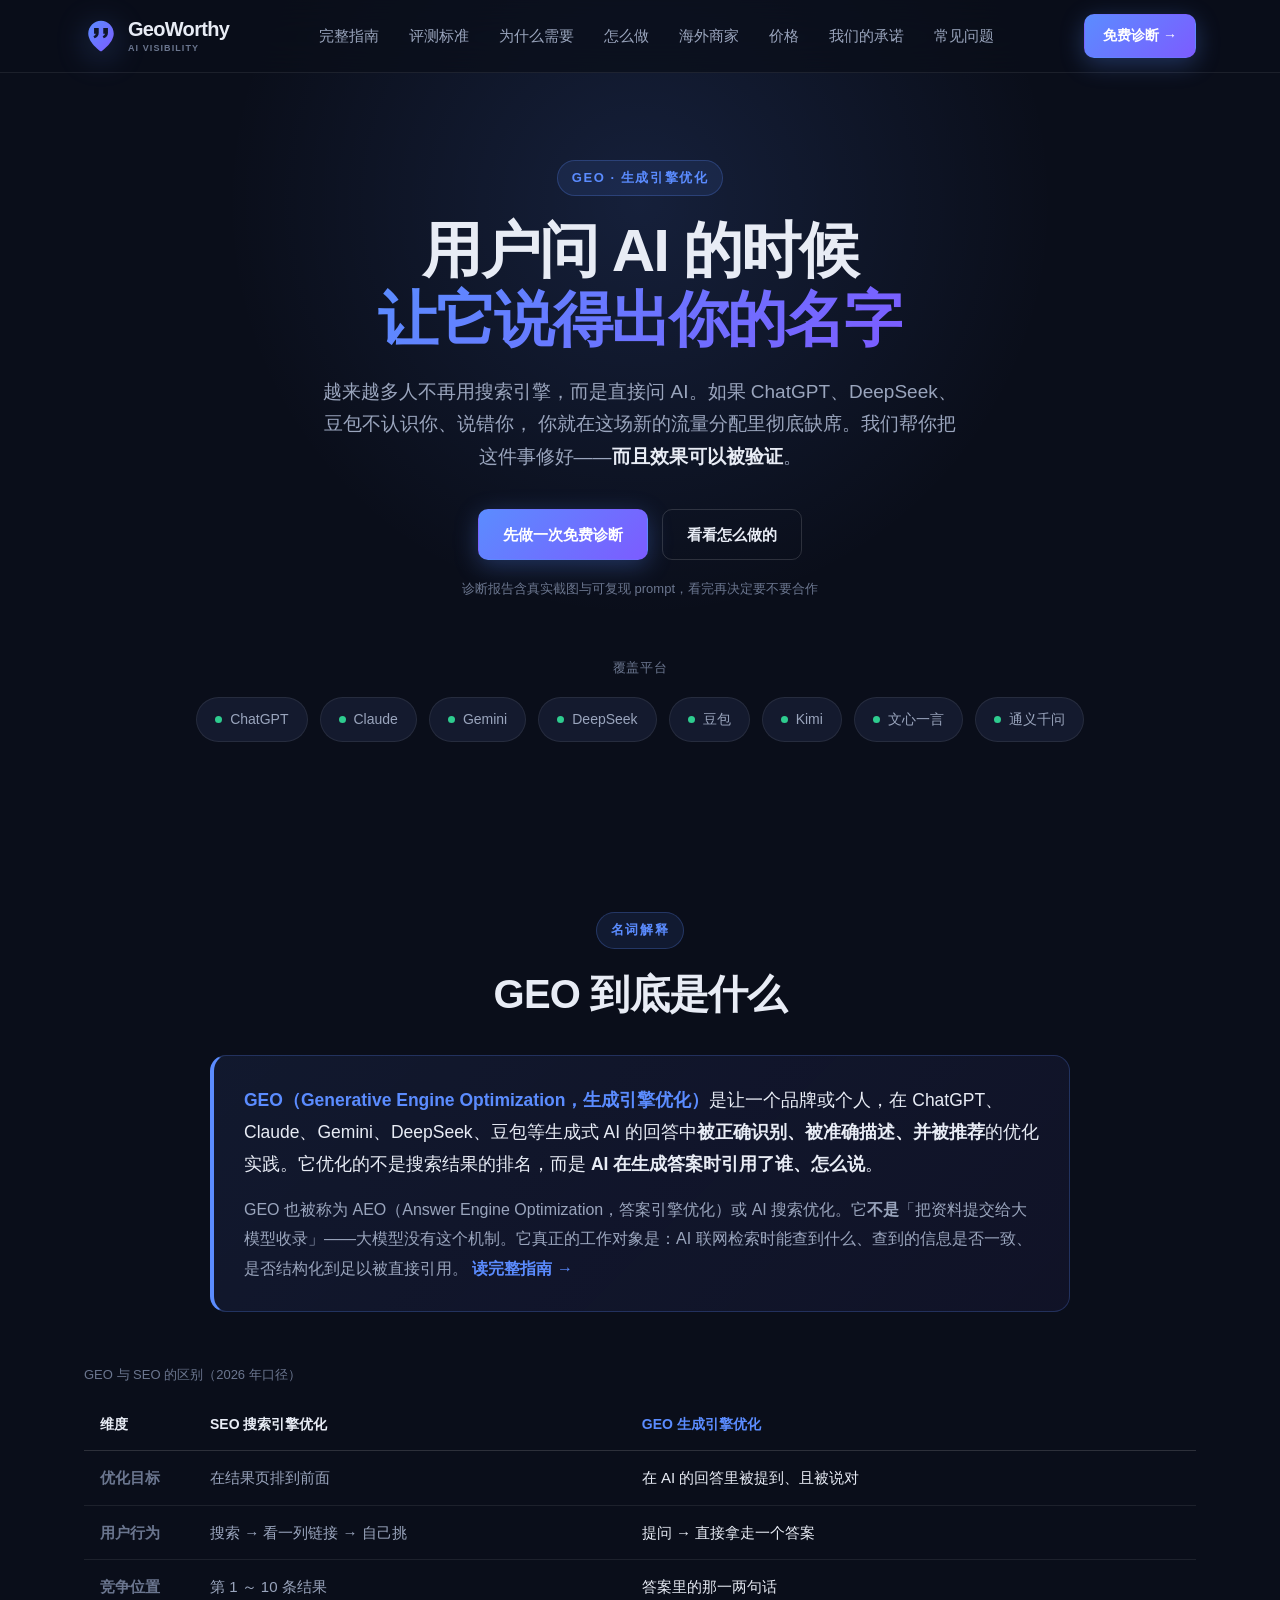
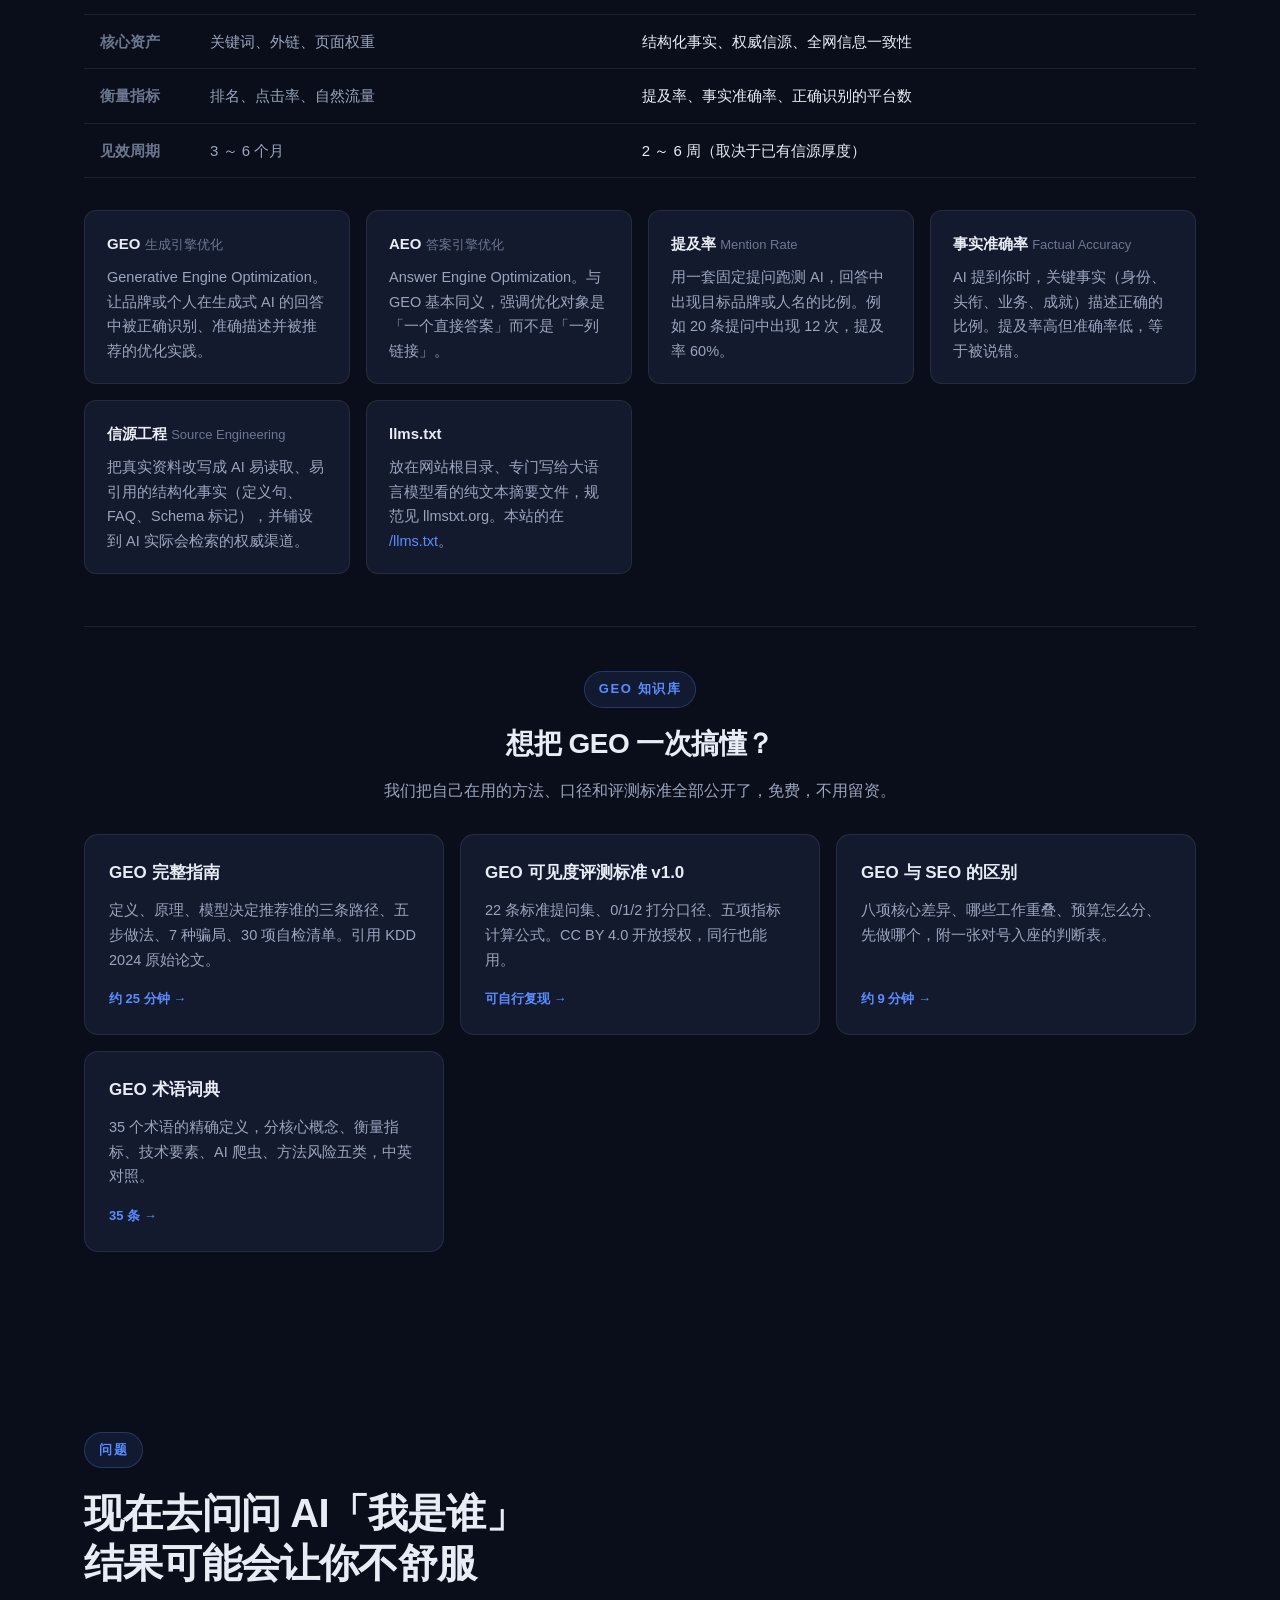
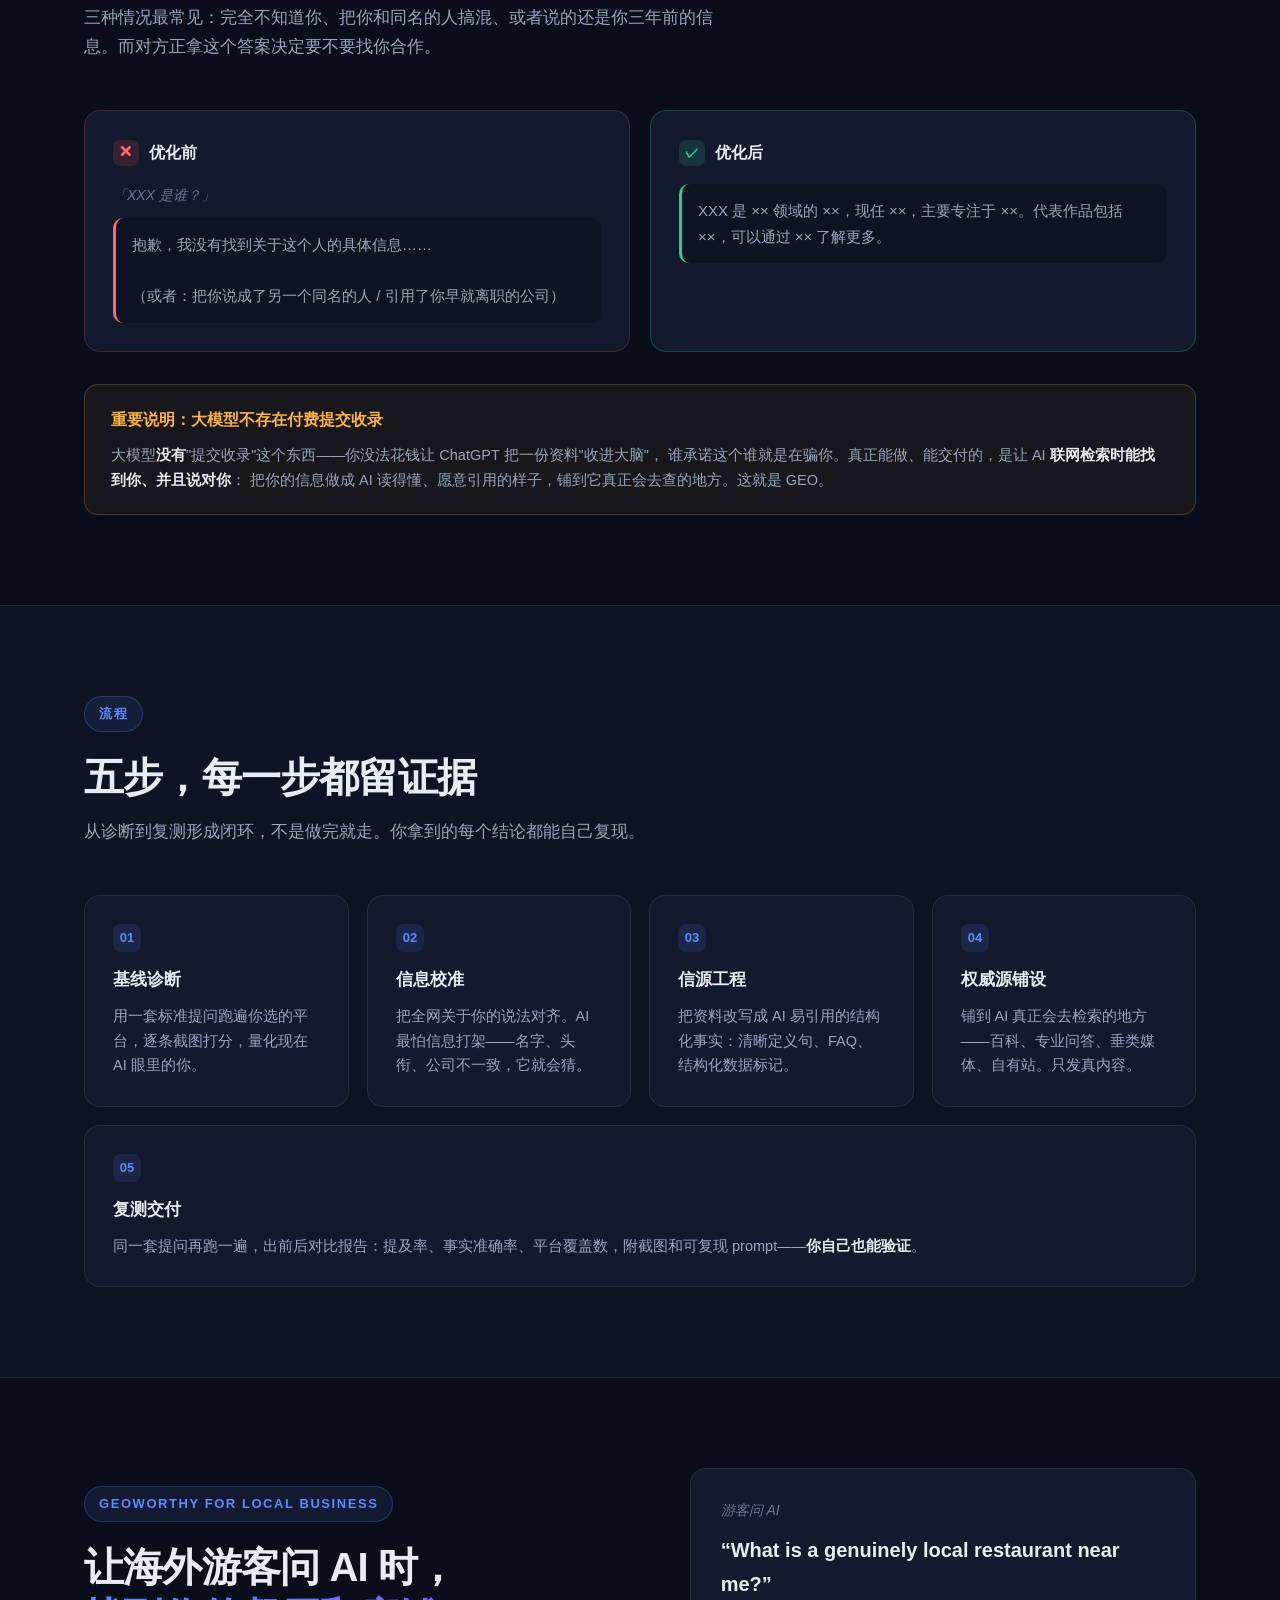
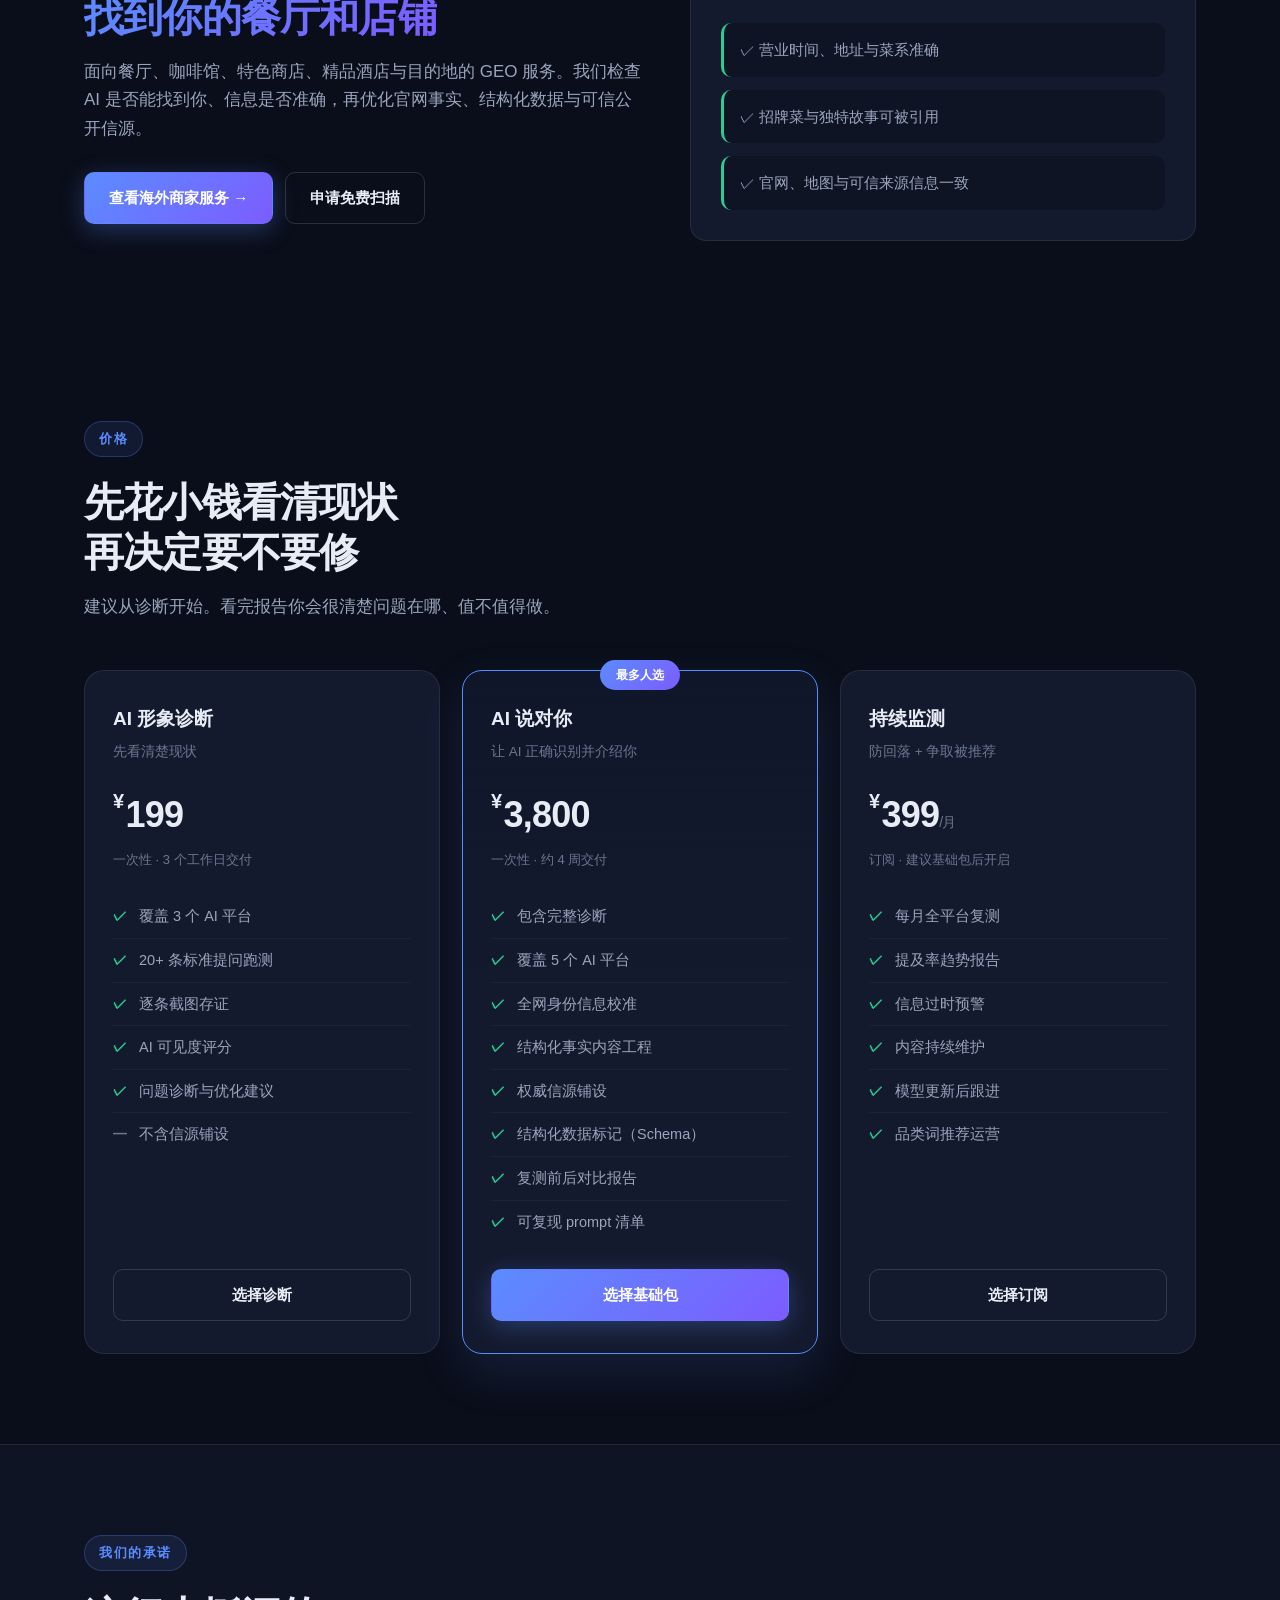
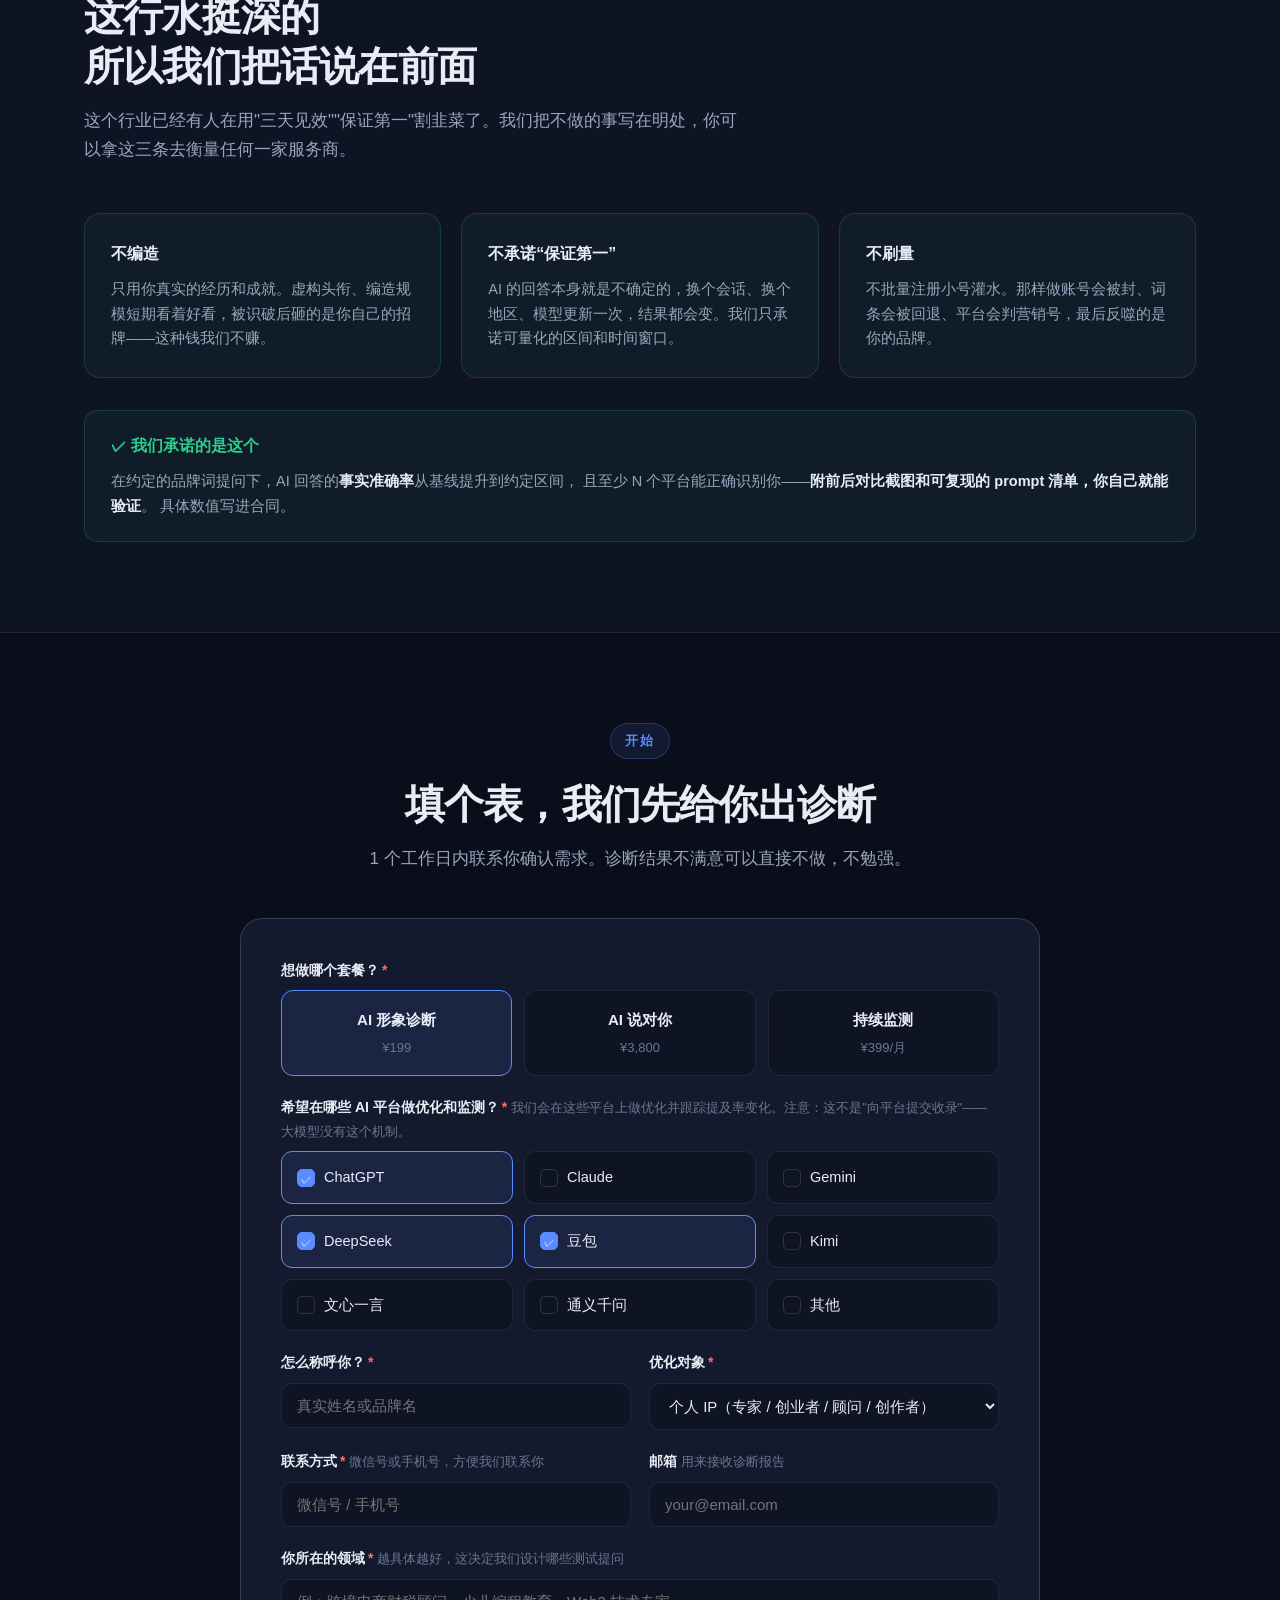
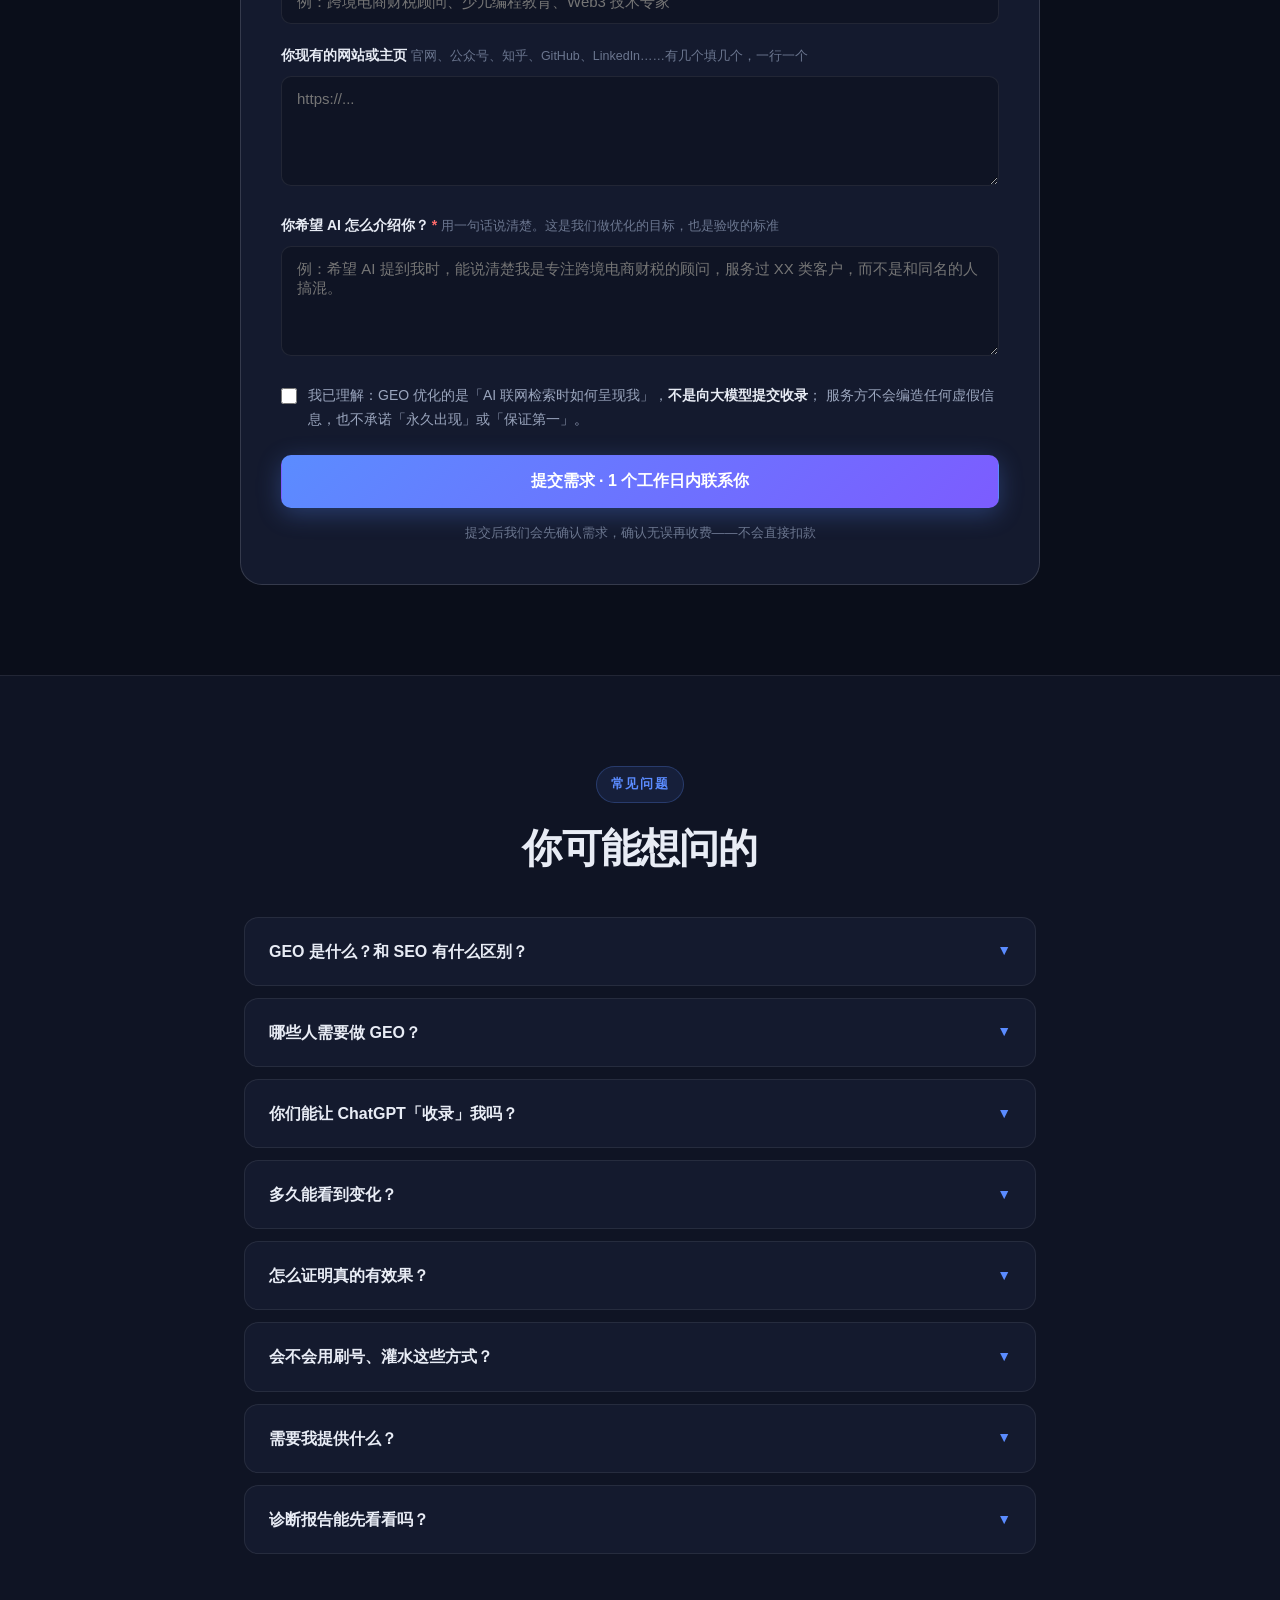
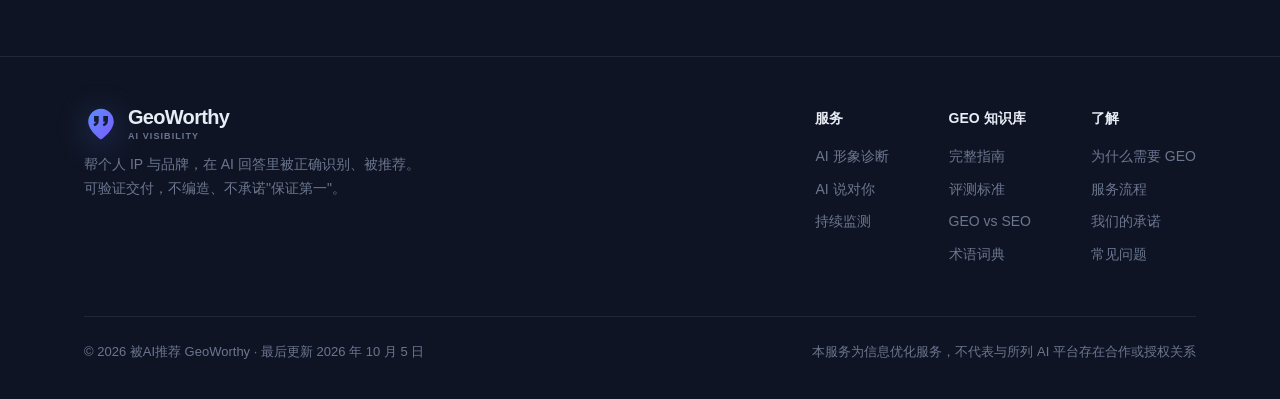
<file: index.html>
<!DOCTYPE html>
<html lang="zh-CN">
<head>
<meta charset="UTF-8">
<meta name="viewport" content="width=device-width, initial-scale=1.0">
<title>被AI推荐 GeoWorthy · 让 ChatGPT、Claude、DeepSeek、豆包正确认识你 | GEO 生成引擎优化服务</title>
<meta name="description" content="GeoWorthy 被AI推荐 —— 面向个人 IP 与企业品牌的 GEO（生成引擎优化）服务。让 ChatGPT、Claude、Gemini、DeepSeek、豆包等大模型在回答中正确识别并推荐你。可验证交付：提及率与事实准确率前后对比，附截图与可复现 prompt。不造假、不承诺保证第一。">
<meta name="keywords" content="GEO,生成引擎优化,AI搜索优化,AEO,个人IP,品牌AI可见度,ChatGPT优化,豆包优化,DeepSeek优化,AI提及率,答案引擎优化">
<meta property="og:type" content="website">
<meta property="og:title" content="被AI推荐 GeoWorthy · GEO 生成引擎优化服务">
<meta property="og:description" content="让 ChatGPT、Claude、Gemini、DeepSeek、豆包正确认识你、推荐你。可验证交付，不造假、不承诺保证第一。">
<meta name="twitter:card" content="summary_large_image">
<link rel="icon" href="/favicon.ico" sizes="48x48">
<link rel="icon" href="/favicon.svg" type="image/svg+xml">
<link rel="apple-touch-icon" href="/apple-touch-icon.png">
<meta name="theme-color" content="#0A0E1A">
<meta property="og:url" content="https://geoworthy.com/">
<meta property="og:site_name" content="被AI推荐 GeoWorthy">
<meta property="og:locale" content="zh_CN">
<meta property="og:image" content="https://geoworthy.com/assets/og-image.jpg">
<meta property="og:image:width" content="1200">
<meta property="og:image:height" content="630">
<meta property="og:image:alt" content="被AI推荐 GeoWorthy · 用户问 AI 的时候，让它说得出你的名字">
<meta name="twitter:title" content="被AI推荐 GeoWorthy · GEO 生成引擎优化服务">
<meta name="twitter:description" content="让 ChatGPT、Claude、Gemini、DeepSeek、豆包正确认识你、推荐你。可验证交付，不造假、不承诺保证第一。">
<meta name="twitter:image" content="https://geoworthy.com/assets/og-image.jpg">
<link rel="stylesheet" href="https://cdnjs.cloudflare.com/ajax/libs/animate.css/4.1.1/animate.min.css">
<meta name="robots" content="index,follow,max-snippet:-1,max-image-preview:large,max-video-preview:-1">
<meta name="author" content="被AI推荐 GeoWorthy">
<meta name="publisher" content="被AI推荐 GeoWorthy">
<link rel="canonical" href="https://geoworthy.com/">
<link rel="alternate" hreflang="zh-CN" href="https://geoworthy.com/">
<link rel="alternate" hreflang="en" href="https://geoworthy.com/en.html">
<link rel="alternate" hreflang="x-default" href="https://geoworthy.com/">
<link rel="alternate" type="text/plain" title="LLM-friendly full text (llms-full.txt)" href="https://geoworthy.com/llms-full.txt">
<link rel="alternate" type="text/plain" title="LLM-friendly summary (llms.txt)" href="https://geoworthy.com/llms.txt">
<link rel="sitemap" type="application/xml" href="https://geoworthy.com/sitemap.xml">

<!-- GEO：为大模型提供结构化事实 -->
<script type="application/ld+json">
{
  "@context": "https://schema.org",
  "@graph": [
    {
      "@type": "Organization",
      "@id": "https://geoworthy.com/#org",
      "name": "被AI推荐 GeoWorthy",
      "alternateName": [
        "GeoWorthy",
        "被AI推荐",
        "GeoWorthy GEO",
        "GeoWorthy 生成引擎优化"
      ],
      "url": "https://geoworthy.com/",
      "logo": {
        "@type": "ImageObject",
        "url": "https://geoworthy.com/assets/logo.svg",
        "width": 512,
        "height": 512,
        "caption": "GeoWorthy 标识：定位针轮廓 + 引号镂空，代表「在 AI 的答案里被引用到」"
      },
      "image": "https://geoworthy.com/assets/og-image.jpg",
      "email": "jetty.lee@icloud.com",
      "description": "面向个人 IP 与企业品牌的 GEO（生成引擎优化）服务商，帮助客户在 ChatGPT、Claude、Gemini、DeepSeek、豆包等大模型回答中被正确识别与推荐。可验证交付，不编造信息，不承诺保证第一。",
      "slogan": "用户问 AI 的时候，让它说得出你的名字",
      "foundingDate": "2026",
      "areaServed": [
        {
          "@type": "Country",
          "name": "中国"
        },
        {
          "@type": "Place",
          "name": "全球"
        }
      ],
      "knowsAbout": [
        "GEO 生成引擎优化",
        "Generative Engine Optimization",
        "AEO 答案引擎优化",
        "AI 搜索可见度优化",
        "品牌 AI 提及率提升",
        "个人 IP 打造",
        "结构化数据与 Schema 标记",
        "权威信源工程",
        "llms.txt 规范"
      ],
      "contactPoint": {
        "@type": "ContactPoint",
        "contactType": "sales",
        "email": "jetty.lee@icloud.com",
        "availableLanguage": [
          "zh-CN",
          "en"
        ],
        "areaServed": [
          "CN",
          "Worldwide"
        ]
      }
    },
    {
      "@type": "WebSite",
      "@id": "https://geoworthy.com/#website",
      "url": "https://geoworthy.com/",
      "name": "被AI推荐 GeoWorthy",
      "inLanguage": "zh-CN",
      "publisher": {
        "@id": "https://geoworthy.com/#org"
      },
      "about": {
        "@id": "https://geoworthy.com/#term-geo"
      }
    },
    {
      "@type": "WebPage",
      "@id": "https://geoworthy.com/#webpage",
      "url": "https://geoworthy.com/",
      "name": "被AI推荐 GeoWorthy · GEO 生成引擎优化服务",
      "description": "让 ChatGPT、Claude、Gemini、DeepSeek、豆包等大模型在回答中正确识别并推荐你。可验证交付：提及率与事实准确率前后对比，附截图与可复现 prompt。",
      "isPartOf": {
        "@id": "https://geoworthy.com/#website"
      },
      "about": {
        "@id": "https://geoworthy.com/#term-geo"
      },
      "inLanguage": "zh-CN",
      "datePublished": "2026-08-14",
      "dateModified": "2026-09-26",
      "primaryImageOfPage": {
        "@type": "ImageObject",
        "url": "https://geoworthy.com/assets/og-image.jpg"
      },
      "speakable": {
        "@type": "SpeakableSpecification",
        "cssSelector": [
          ".definition",
          "h1",
          ".hero-sub"
        ]
      },
      "breadcrumb": {
        "@type": "BreadcrumbList",
        "itemListElement": [
          {
            "@type": "ListItem",
            "position": 1,
            "name": "首页",
            "item": "https://geoworthy.com/"
          },
          {
            "@type": "ListItem",
            "position": 2,
            "name": "GEO 是什么",
            "item": "https://geoworthy.com/#what-is-geo"
          },
          {
            "@type": "ListItem",
            "position": 3,
            "name": "价格",
            "item": "https://geoworthy.com/#pricing"
          }
        ]
      }
    },
    {
      "@type": "DefinedTermSet",
      "@id": "https://geoworthy.com/#glossary",
      "name": "GEO 生成引擎优化术语表",
      "inLanguage": "zh-CN",
      "publisher": {
        "@id": "https://geoworthy.com/#org"
      },
      "hasDefinedTerm": [
        {
          "@type": "DefinedTerm",
          "@id": "https://geoworthy.com/#term-geo",
          "name": "GEO",
          "alternateName": "生成引擎优化",
          "description": "Generative Engine Optimization。让品牌或个人在生成式 AI 的回答中被正确识别、准确描述并被推荐的优化实践。优化对象不是搜索结果排名，而是 AI 生成答案时引用了谁、怎么说。",
          "inDefinedTermSet": {
            "@id": "https://geoworthy.com/#glossary"
          }
        },
        {
          "@type": "DefinedTerm",
          "@id": "https://geoworthy.com/#term-1",
          "name": "AEO",
          "alternateName": "答案引擎优化",
          "description": "Answer Engine Optimization。与 GEO 基本同义，强调优化对象是「一个直接答案」而不是「一列链接」。",
          "inDefinedTermSet": {
            "@id": "https://geoworthy.com/#glossary"
          }
        },
        {
          "@type": "DefinedTerm",
          "@id": "https://geoworthy.com/#term-2",
          "name": "提及率",
          "alternateName": "Mention Rate",
          "description": "用一套固定提问跑测 AI，回答中出现目标品牌或人名的比例。例如 20 条提问中出现 12 次，提及率为 60%。",
          "inDefinedTermSet": {
            "@id": "https://geoworthy.com/#glossary"
          }
        },
        {
          "@type": "DefinedTerm",
          "@id": "https://geoworthy.com/#term-3",
          "name": "事实准确率",
          "alternateName": "Factual Accuracy",
          "description": "AI 提到目标对象时，关键事实（身份、头衔、业务、成就）描述正确的比例。提及率高但准确率低，等于被说错。",
          "inDefinedTermSet": {
            "@id": "https://geoworthy.com/#glossary"
          }
        },
        {
          "@type": "DefinedTerm",
          "@id": "https://geoworthy.com/#term-4",
          "name": "信源工程",
          "alternateName": "Source Engineering",
          "description": "把真实资料改写成 AI 易读取、易引用的结构化事实（定义句、FAQ、Schema 标记），并铺设到 AI 实际会检索的权威渠道。",
          "inDefinedTermSet": {
            "@id": "https://geoworthy.com/#glossary"
          }
        },
        {
          "@type": "DefinedTerm",
          "@id": "https://geoworthy.com/#term-5",
          "name": "llms.txt",
          "alternateName": "LLM 友好摘要文件",
          "description": "放在网站根目录、专门写给大语言模型看的纯文本摘要文件，规范见 llmstxt.org。",
          "inDefinedTermSet": {
            "@id": "https://geoworthy.com/#glossary"
          }
        }
      ]
    },
    {
      "@type": "Service",
      "@id": "https://geoworthy.com/#service",
      "name": "GEO 生成引擎优化服务",
      "serviceType": "生成引擎优化 (GEO) / AI 搜索可见度优化",
      "provider": {
        "@id": "https://geoworthy.com/#org"
      },
      "areaServed": "CN",
      "audience": {
        "@type": "Audience",
        "audienceType": "个人 IP（专家、顾问、创业者、创作者）、企业品牌、产品与服务、海外本地商家"
      },
      "description": "通过基线诊断、信息校准、信源工程、权威源铺设、复测交付五步闭环，提升个人 IP 与品牌在 ChatGPT、Claude、Gemini、DeepSeek、豆包、Kimi、文心一言、通义千问等大模型回答中的可见度与事实准确率。",
      "hasOfferCatalog": {
        "@type": "OfferCatalog",
        "name": "GEO 服务套餐",
        "itemListElement": [
          {
            "@type": "Offer",
            "name": "AI 形象诊断",
            "price": "199",
            "priceCurrency": "CNY",
            "category": "诊断服务",
            "availability": "https://schema.org/InStock",
            "description": "覆盖 3 个 AI 平台、20+ 条标准提问跑测、逐条截图存证、AI 可见度评分与优化建议，3 个工作日交付。"
          },
          {
            "@type": "Offer",
            "name": "AI 说对你（基础包）",
            "price": "3800",
            "priceCurrency": "CNY",
            "category": "优化服务",
            "availability": "https://schema.org/InStock",
            "description": "含完整诊断、5 个 AI 平台覆盖、全网身份信息校准、结构化事实内容工程、权威信源铺设、Schema 标记、复测前后对比报告与可复现 prompt 清单，约 4 周交付。"
          },
          {
            "@type": "Offer",
            "name": "持续监测（订阅）",
            "price": "399",
            "priceCurrency": "CNY",
            "category": "订阅服务",
            "availability": "https://schema.org/InStock",
            "description": "每月全平台复测、提及率趋势报告、信息过时预警、内容持续维护、模型更新跟进、品类词推荐运营。"
          }
        ]
      }
    },
    {
      "@type": "HowTo",
      "@id": "https://geoworthy.com/#howto",
      "name": "GEO 生成引擎优化的五步闭环",
      "description": "把「让 AI 说对你」拆成五个可验收的步骤，每一步都有可检查的产出物。",
      "inLanguage": "zh-CN",
      "totalTime": "P4W",
      "estimatedCost": {
        "@type": "MonetaryAmount",
        "currency": "CNY",
        "value": "3800"
      },
      "step": [
        {
          "@type": "HowToStep",
          "position": 1,
          "name": "基线诊断",
          "text": "用标准提问集跑测目标 AI 平台，逐条截图打分，量化服务前的提及率与事实准确率。",
          "url": "https://geoworthy.com/#how"
        },
        {
          "@type": "HowToStep",
          "position": 2,
          "name": "信息校准",
          "text": "统一全网身份事实，消除信息冲突。AI 最怕的是同一个人在不同来源里说法打架。",
          "url": "https://geoworthy.com/#how"
        },
        {
          "@type": "HowToStep",
          "position": 3,
          "name": "信源工程",
          "text": "将真实资料改写为 AI 易引用的结构化事实：定义句、FAQ、结构化数据标记。",
          "url": "https://geoworthy.com/#how"
        },
        {
          "@type": "HowToStep",
          "position": 4,
          "name": "权威源铺设",
          "text": "把内容铺设到 AI 实际会检索的权威渠道，只发真实内容，不刷号、不灌水。",
          "url": "https://geoworthy.com/#how"
        },
        {
          "@type": "HowToStep",
          "position": 5,
          "name": "复测交付",
          "text": "用同一套提问集复测，出前后对比报告，附截图存证与可复现的 prompt 清单。",
          "url": "https://geoworthy.com/#how"
        }
      ]
    },
    {
      "@type": "FAQPage",
      "@id": "https://geoworthy.com/#faq",
      "isPartOf": {
        "@id": "https://geoworthy.com/#website"
      },
      "inLanguage": "zh-CN",
      "mainEntity": [
        {
          "@type": "Question",
          "name": "GEO 是什么？和 SEO 有什么区别？",
          "acceptedAnswer": {
            "@type": "Answer",
            "text": "GEO 是 Generative Engine Optimization（生成引擎优化），目标是让你在 ChatGPT、Claude、Gemini、DeepSeek、豆包这类生成式 AI 的回答里被正确识别、准确描述、并被推荐。SEO 争的是搜索结果页上的排名位置，GEO 争的是 AI 那段答案里提到谁、怎么说。它也被叫做 AEO（答案引擎优化）或 AI 搜索优化。"
          }
        },
        {
          "@type": "Question",
          "name": "哪些人需要做 GEO？",
          "acceptedAnswer": {
            "@type": "Answer",
            "text": "两类人最明显：一类是名字就是生意的人——顾问、律师、医生、讲师、创业者、创作者，客户在决定找不找你之前会先问 AI；另一类是品类词竞争激烈的品牌与本地商家，用户问「XX 推荐哪家」时你在不在那个答案里，直接决定有没有这单。反过来说，如果你的客户完全不用 AI 做决策，那你现在还不急。"
          }
        },
        {
          "@type": "Question",
          "name": "你们能让 ChatGPT「收录」我吗？",
          "acceptedAnswer": {
            "@type": "Answer",
            "text": "不能，任何人都不能——大模型压根没有「提交收录」这个机制，谁承诺这个谁就是在骗你。我们做的是让 AI 联网检索时能找到你、并且说对你：把你的信息做成它读得懂、愿意引用的样子，铺到它真正会去查的地方。这个是实实在在能做、也能验证的。"
          }
        },
        {
          "@type": "Question",
          "name": "多久能看到变化？",
          "acceptedAnswer": {
            "@type": "Answer",
            "text": "基础包一般 4 周左右能看到明显变化。具体快慢跟你现有的信息基础有关——本来就有官网、有一些公开报道的，会快不少；完全从零开始的，需要更多时间做信源积累。任何说「三天见效」的，你都可以直接划走。"
          }
        },
        {
          "@type": "Question",
          "name": "怎么证明真的有效果？",
          "acceptedAnswer": {
            "@type": "Answer",
            "text": "我们用同一套标准提问，在服务前后各跑一遍，给你前后对比：AI 提及率、事实准确率、正确识别的平台数，每一条都有截图。而且我们会把 prompt 清单给你，你可以自己去 AI 里复现一遍——不用听我们说。"
          }
        },
        {
          "@type": "Question",
          "name": "会不会用刷号、灌水这些方式？",
          "acceptedAnswer": {
            "@type": "Answer",
            "text": "不会。批量小号发帖这种做法，短期可能有点效果，但账号会被封、词条会被回退、平台会判营销号，最后砸的是你的招牌。我们只走真实内容路线，铺的都是经得起查的信息。"
          }
        },
        {
          "@type": "Question",
          "name": "需要我提供什么？",
          "acceptedAnswer": {
            "@type": "Answer",
            "text": "真实的个人/品牌资料：简介、履历、代表作品、已有的报道链接、社交账号。信息越完整，我们能做的事越多。另外有些动作需要你本人操作——比如用你的实名账号发布内容、改你自己网站的配置，这些我们会给你写好现成的内容，你贴上去就行。"
          }
        },
        {
          "@type": "Question",
          "name": "诊断报告能先看看吗？",
          "acceptedAnswer": {
            "@type": "Answer",
            "text": "可以。提交需求后我们会先跟你确认，然后出诊断。看完报告你觉得不值得做，直接不做就行，不会有人追着你推销。"
          }
        }
      ]
    }
  ]
}
</script>
<style>
:root{
  --bg:#0a0e1a; --bg-2:#0f1424; --card:#141a2e; --card-2:#1a2138;
  --line:rgba(255,255,255,.08); --line-2:rgba(255,255,255,.14);
  --tx:#e8ecf5; --tx-2:#9aa5bd; --tx-3:#6b768f;
  --ac:#5b8cff; --ac-2:#7c5cff; --ok:#2ecc8f; --warn:#ffb340;
  --grad:linear-gradient(135deg,#5b8cff 0%,#7c5cff 100%);
  --r:16px; --maxw:1160px;
}
*{margin:0;padding:0;box-sizing:border-box}
html{scroll-behavior:smooth}
body{
  font-family:-apple-system,BlinkMacSystemFont,"PingFang SC","Hiragino Sans GB","Microsoft YaHei",sans-serif;
  background:var(--bg); color:var(--tx); line-height:1.7; -webkit-font-smoothing:antialiased;
  overflow-x:hidden;
}
.wrap{max-width:var(--maxw);margin:0 auto;padding:0 24px}
a{color:inherit;text-decoration:none}
section{padding:90px 0;position:relative}
.eyebrow{
  display:inline-block;font-size:13px;letter-spacing:.12em;text-transform:uppercase;
  color:var(--ac);background:rgba(91,140,255,.1);border:1px solid rgba(91,140,255,.25);
  padding:6px 14px;border-radius:999px;margin-bottom:20px;font-weight:600;
}
h2{font-size:clamp(28px,4vw,40px);line-height:1.25;font-weight:700;letter-spacing:-.02em;margin-bottom:16px}
.lead{color:var(--tx-2);font-size:17px;max-width:660px;margin-bottom:48px}
.grad{background:var(--grad);-webkit-background-clip:text;background-clip:text;-webkit-text-fill-color:transparent}

/* ---------- NAV ---------- */
nav{
  position:fixed;top:0;left:0;right:0;z-index:100;
  background:rgba(10,14,26,.72);backdrop-filter:blur(20px);
  border-bottom:1px solid var(--line);
}
.nav-in{max-width:var(--maxw);margin:0 auto;padding:14px 24px;display:flex;align-items:center;justify-content:space-between}
.logo{font-weight:800;font-size:20px;letter-spacing:-.035em;display:flex;align-items:center;gap:10px}
.logo-mark{
  width:34px;height:34px;display:grid;place-items:center;flex:0 0 auto;
  filter:drop-shadow(0 6px 16px rgba(91,140,255,.38));
}
.logo-mark svg{width:34px;height:34px;display:block}
.logo:hover .logo-mark{transform:translateY(-1px);transition:transform .2s}
.logo-copy{display:flex;flex-direction:column;line-height:1.05}
.logo-copy small{font-size:9px;letter-spacing:.12em;text-transform:uppercase;color:var(--tx-3);font-weight:700;margin-top:4px}
/* ---------- 可被引用的事实块 ---------- */
.definition{
  background:linear-gradient(135deg,rgba(91,140,255,.09),rgba(124,92,255,.06));
  border:1px solid rgba(91,140,255,.24);border-left:4px solid var(--ac);
  border-radius:var(--r);padding:28px 30px;margin:0 auto 44px;max-width:860px;
}
.definition p{font-size:17.5px;line-height:1.85;color:var(--tx)}
.definition p+p{margin-top:14px;color:var(--tx-2);font-size:16px}
.definition .term{color:var(--ac);font-weight:700}
.cmp-table{width:100%;border-collapse:collapse;margin-top:8px;font-size:15px}
.cmp-table caption{text-align:left;color:var(--tx-3);font-size:13px;padding-bottom:12px}
.cmp-table th,.cmp-table td{padding:14px 16px;border-bottom:1px solid var(--line);vertical-align:top;text-align:left}
.cmp-table thead th{color:var(--tx);font-weight:700;font-size:14px;border-bottom:1px solid var(--line-2)}
.cmp-table thead th:last-child{color:var(--ac)}
.cmp-table tbody th{color:var(--tx-3);font-weight:600;white-space:nowrap;width:110px}
.cmp-table td{color:var(--tx-2)}
.cmp-table td:last-child{color:var(--tx)}
.cmp-scroll{overflow-x:auto;-webkit-overflow-scrolling:touch}
.glossary{display:grid;grid-template-columns:repeat(auto-fit,minmax(260px,1fr));gap:16px;margin-top:32px}
.gl-item{background:var(--card);border:1px solid var(--line);border-radius:12px;padding:20px 22px}
.gl-item dt{font-weight:700;font-size:15px;color:var(--tx);margin-bottom:8px}
.gl-item dt span{color:var(--tx-3);font-weight:500;font-size:13px}
.gl-item dd{margin:0;color:var(--tx-2);font-size:14.5px;line-height:1.7}
.hub{margin-top:52px;padding-top:44px;border-top:1px solid var(--line)}
.hub-head{text-align:center;margin-bottom:30px}
.hub-head h3{font-size:clamp(22px,3vw,28px);font-weight:700;letter-spacing:-.02em;margin-bottom:10px}
.hub-head p{color:var(--tx-2);font-size:16px}
.hub-grid{display:grid;grid-template-columns:repeat(auto-fit,minmax(282px,1fr));gap:16px}
.hub-card{background:var(--card);border:1px solid var(--line);border-radius:14px;padding:24px;display:flex;flex-direction:column;transition:.2s}
.hub-card:hover{border-color:var(--ac);transform:translateY(-3px);box-shadow:0 12px 32px rgba(0,0,0,.28)}
.hub-card b{font-size:17px;margin-bottom:10px;color:var(--tx)}
.hub-card span{font-size:14.5px;color:var(--tx-2);line-height:1.7;flex:1}
.hub-card i{font-style:normal;font-size:13px;color:var(--ac);font-weight:600;margin-top:16px}
.updated{font-size:13px;color:var(--tx-3)}
@media(max-width:640px){.definition{padding:22px 20px}.definition p{font-size:16px}}
.hp{position:absolute;left:-9999px;width:1px;height:1px;overflow:hidden}
.reveal-ready{opacity:0}
.animate__animated{--animate-duration:.72s}
.nav-links{display:flex;gap:30px;font-size:15px;color:var(--tx-2)}
.nav-links a:hover{color:var(--tx)}
.btn{
  display:inline-flex;align-items:center;justify-content:center;gap:8px;
  padding:12px 24px;border-radius:10px;font-weight:600;font-size:15px;
  border:1px solid transparent;cursor:pointer;transition:.2s;white-space:nowrap;
}
.btn-primary{background:var(--grad);color:#fff;box-shadow:0 6px 24px rgba(91,140,255,.3)}
.btn-primary:hover{transform:translateY(-2px);box-shadow:0 10px 32px rgba(91,140,255,.42)}
.btn-ghost{border-color:var(--line-2);color:var(--tx)}
.btn-ghost:hover{background:rgba(255,255,255,.05);border-color:var(--ac)}
.btn-sm{padding:9px 18px;font-size:14px}

/* ---------- HERO ---------- */
.hero{padding:160px 0 80px;position:relative;overflow:hidden}
.hero::before{
  content:'';position:absolute;top:-30%;left:50%;transform:translateX(-50%);
  width:900px;height:900px;border-radius:50%;
  background:radial-gradient(circle,rgba(91,140,255,.14) 0%,transparent 65%);
  pointer-events:none;
}
.hero-in{position:relative;z-index:1;text-align:center}
h1{font-size:clamp(34px,6vw,60px);line-height:1.15;font-weight:800;letter-spacing:-.03em;margin-bottom:22px}
.hero-sub{font-size:clamp(16px,2.2vw,19px);color:var(--tx-2);max-width:640px;margin:0 auto 36px}
.hero-cta{display:flex;gap:14px;justify-content:center;flex-wrap:wrap;margin-bottom:18px}
.hero-note{font-size:13px;color:var(--tx-3)}

/* 模型 logo 条 */
.models{margin-top:56px}
.models-label{font-size:13px;color:var(--tx-3);margin-bottom:18px;letter-spacing:.05em}
.model-row{display:flex;gap:12px;justify-content:center;flex-wrap:wrap}
.model-chip{
  display:flex;align-items:center;gap:8px;padding:10px 18px;
  background:var(--card);border:1px solid var(--line);border-radius:999px;
  font-size:14px;font-weight:500;color:var(--tx-2);transition:.2s;
}
.model-chip:hover{border-color:var(--ac);color:var(--tx);transform:translateY(-2px)}
.model-chip .dot{width:7px;height:7px;border-radius:50%;background:var(--ok)}

/* ---------- 痛点对比 ---------- */
.compare{display:grid;grid-template-columns:1fr 1fr;gap:20px;margin-top:8px}
.cmp-card{background:var(--card);border:1px solid var(--line);border-radius:var(--r);padding:28px}
.cmp-card.bad{border-color:rgba(255,90,90,.2)}
.cmp-card.good{border-color:rgba(46,204,143,.25)}
.cmp-head{display:flex;align-items:center;gap:10px;font-weight:700;font-size:16px;margin-bottom:18px}
.cmp-head .ic{width:26px;height:26px;border-radius:7px;display:grid;place-items:center;font-size:14px}
.bad .ic{background:rgba(255,90,90,.14);color:#ff6b6b}
.good .ic{background:rgba(46,204,143,.14);color:var(--ok)}
.cmp-q{font-size:14px;color:var(--tx-3);margin-bottom:10px;font-style:italic}
.cmp-a{font-size:15px;color:var(--tx-2);padding:14px 16px;background:var(--bg-2);border-radius:10px;border-left:3px solid var(--line-2)}
.bad .cmp-a{border-left-color:#ff6b6b}
.good .cmp-a{border-left-color:var(--ok)}

/* ---------- 通用卡片网格 ---------- */
.grid-3{display:grid;grid-template-columns:repeat(3,1fr);gap:20px}
.grid-4{display:grid;grid-template-columns:repeat(4,1fr);gap:18px}
.global-grid{display:grid;grid-template-columns:1.05fr .95fr;gap:46px;align-items:center}
.card{
  background:var(--card);border:1px solid var(--line);border-radius:var(--r);
  padding:28px;transition:.25s;
}
.card:hover{border-color:var(--line-2);transform:translateY(-3px);background:var(--card-2)}
.card-ic{
  width:44px;height:44px;border-radius:11px;background:rgba(91,140,255,.12);
  display:grid;place-items:center;font-size:20px;margin-bottom:16px;
}
.card h3{font-size:17px;font-weight:700;margin-bottom:9px}
.card p{font-size:14.5px;color:var(--tx-2)}

/* 流程步骤 */
.step-num{
  font-size:13px;font-weight:800;color:var(--ac);
  background:rgba(91,140,255,.12);width:28px;height:28px;border-radius:8px;
  display:grid;place-items:center;margin-bottom:14px;
}

/* ---------- 定价 ---------- */
.pricing{display:grid;grid-template-columns:repeat(3,1fr);gap:22px;align-items:stretch}
.plan{
  background:var(--card);border:1px solid var(--line);border-radius:20px;
  padding:32px 28px;display:flex;flex-direction:column;position:relative;transition:.25s;
}
.plan:hover{border-color:var(--line-2);transform:translateY(-4px)}
.plan.featured{
  border-color:var(--ac);background:linear-gradient(180deg,rgba(91,140,255,.07) 0%,var(--card) 45%);
  box-shadow:0 18px 50px rgba(91,140,255,.14);
}
.plan-badge{
  position:absolute;top:-11px;left:50%;transform:translateX(-50%);
  background:var(--grad);color:#fff;font-size:12px;font-weight:700;
  padding:5px 16px;border-radius:999px;white-space:nowrap;
}
.plan-name{font-size:19px;font-weight:700;margin-bottom:6px}
.plan-for{font-size:13.5px;color:var(--tx-3);margin-bottom:20px}
.plan-price{font-size:36px;font-weight:800;letter-spacing:-.02em;margin-bottom:4px}
.plan-price .cur{font-size:20px;font-weight:600;vertical-align:top;margin-right:2px}
.plan-price .unit{font-size:14px;font-weight:500;color:var(--tx-3)}
.plan-tag{font-size:13px;color:var(--tx-3);margin-bottom:24px}
.plan ul{list-style:none;flex:1;margin-bottom:26px}
.plan li{
  font-size:14.5px;color:var(--tx-2);padding:9px 0 9px 26px;position:relative;
  border-bottom:1px solid rgba(255,255,255,.04);
}
.plan li:last-child{border-bottom:none}
.plan li::before{
  content:'✓';position:absolute;left:0;top:9px;color:var(--ok);font-weight:800;font-size:14px;
}
.plan li.no::before{content:'—';color:var(--tx-3)}
.plan .btn{width:100%}

/* ---------- 信任区 ---------- */
.trust{background:var(--bg-2);border-top:1px solid var(--line);border-bottom:1px solid var(--line)}
.trust-grid{display:grid;grid-template-columns:repeat(3,1fr);gap:20px}
.trust-card{
  background:rgba(46,204,143,.05);border:1px solid rgba(46,204,143,.18);
  border-radius:var(--r);padding:26px;
}
.trust-card h3{font-size:16px;font-weight:700;margin-bottom:10px;display:flex;align-items:center;gap:9px}
.trust-card p{font-size:14.5px;color:var(--tx-2)}

.notice{
  margin-top:32px;padding:22px 26px;border-radius:14px;
  background:rgba(255,179,64,.06);border:1px solid rgba(255,179,64,.22);
}
.notice h4{font-size:15.5px;color:var(--warn);margin-bottom:10px;display:flex;align-items:center;gap:8px}
.notice p{font-size:14.5px;color:var(--tx-2)}

/* ---------- 下单表单 ---------- */
.order-wrap{
  background:var(--card);border:1px solid var(--line-2);border-radius:22px;
  padding:40px;max-width:800px;margin:0 auto;
}
.form-row{display:grid;grid-template-columns:1fr 1fr;gap:18px}
.field{margin-bottom:20px}
label{display:block;font-size:14px;font-weight:600;margin-bottom:8px}
label .req{color:#ff6b6b;margin-left:3px}
.hint{font-size:12.5px;color:var(--tx-3);font-weight:400;margin-top:5px}
input[type=text],input[type=email],input[type=tel],input[type=url],textarea,select{
  width:100%;padding:13px 15px;background:var(--bg-2);border:1px solid var(--line);
  border-radius:10px;color:var(--tx);font-size:15px;font-family:inherit;transition:.2s;
}
input:focus,textarea:focus,select:focus{outline:none;border-color:var(--ac);background:var(--bg)}
textarea{resize:vertical;min-height:110px}
select{cursor:pointer}
option{background:var(--bg-2);color:var(--tx)}

/* 模型多选 */
.model-picker{display:grid;grid-template-columns:repeat(3,1fr);gap:11px}
.mp{position:relative}
.mp input{position:absolute;opacity:0;width:0;height:0}
.mp label{
  display:flex;align-items:center;gap:9px;padding:13px 15px;margin:0;
  background:var(--bg-2);border:1.5px solid var(--line);border-radius:11px;
  cursor:pointer;transition:.18s;font-weight:500;font-size:14.5px;
}
.mp label:hover{border-color:var(--line-2)}
.mp input:checked + label{
  border-color:var(--ac);background:rgba(91,140,255,.1);color:var(--tx);
}
.mp .chk{
  width:18px;height:18px;border-radius:5px;border:1.5px solid var(--line-2);
  display:grid;place-items:center;font-size:11px;color:transparent;flex-shrink:0;transition:.18s;
}
.mp input:checked + label .chk{background:var(--ac);border-color:var(--ac);color:#fff}

/* 套餐选择 */
.plan-picker{display:grid;grid-template-columns:repeat(3,1fr);gap:12px}
.pp input{position:absolute;opacity:0;width:0;height:0}
.pp{position:relative}
.pp label{
  display:block;padding:16px;margin:0;background:var(--bg-2);
  border:1.5px solid var(--line);border-radius:12px;cursor:pointer;transition:.18s;text-align:center;
}
.pp label:hover{border-color:var(--line-2)}
.pp input:checked + label{border-color:var(--ac);background:rgba(91,140,255,.1)}
.pp .pn{display:block;font-weight:700;font-size:15px;margin-bottom:4px}
.pp .pv{display:block;font-size:13px;color:var(--tx-3);font-weight:500}

.consent{display:flex;gap:11px;align-items:flex-start;font-size:13.5px;color:var(--tx-2);margin-bottom:24px}
.consent input{margin-top:4px;width:16px;height:16px;accent-color:var(--ac);flex-shrink:0}

.form-msg{
  display:none;padding:16px 20px;border-radius:12px;margin-bottom:20px;font-size:14.5px;
}
.form-msg.ok{display:block;background:rgba(46,204,143,.1);border:1px solid rgba(46,204,143,.3);color:var(--ok)}
.form-msg.err{display:block;background:rgba(255,90,90,.1);border:1px solid rgba(255,90,90,.3);color:#ff6b6b}

/* ---------- FAQ ---------- */
.faq-item{
  background:var(--card);border:1px solid var(--line);border-radius:14px;
  margin-bottom:12px;overflow:hidden;
}
.faq-q{
  padding:20px 24px;font-weight:600;font-size:16px;cursor:pointer;
  display:flex;justify-content:space-between;align-items:center;gap:16px;transition:.2s;
}
.faq-q:hover{background:var(--card-2)}
.faq-q .arrow{color:var(--ac);transition:.25s;flex-shrink:0;font-size:14px}
.faq-item.open .arrow{transform:rotate(180deg)}
.faq-a{max-height:0;overflow:hidden;transition:max-height .3s ease}
.faq-item.open .faq-a{max-height:400px}
.faq-a p{padding:0 24px 22px;color:var(--tx-2);font-size:15px}

/* ---------- FOOTER ---------- */
footer{border-top:1px solid var(--line);padding:50px 0 36px;background:var(--bg-2)}
.foot{display:flex;justify-content:space-between;align-items:flex-start;gap:40px;flex-wrap:wrap}
.foot-brand{max-width:340px}
.foot-brand p{font-size:14px;color:var(--tx-3);margin-top:12px}
.foot-links{display:flex;gap:60px;flex-wrap:wrap}
.foot-col h4{font-size:14px;font-weight:700;margin-bottom:14px}
.foot-col a{display:block;font-size:14px;color:var(--tx-3);margin-bottom:9px}
.foot-col a:hover{color:var(--ac)}
.copy{
  margin-top:40px;padding-top:24px;border-top:1px solid var(--line);
  font-size:13px;color:var(--tx-3);display:flex;justify-content:space-between;gap:20px;flex-wrap:wrap;
}

@media(max-width:900px){
  .grid-3,.grid-4,.pricing,.trust-grid,.compare,.form-row,.model-picker,.plan-picker{grid-template-columns:1fr}
  .grid-4{grid-template-columns:1fr 1fr}
  .global-grid{grid-template-columns:1fr}
  .nav-links{display:none}
  section{padding:64px 0}
  .hero{padding:120px 0 60px}
  .order-wrap{padding:26px 20px}
  .model-picker{grid-template-columns:1fr 1fr}
}
</style>
</head>
<body>

<svg width="0" height="0" aria-hidden="true" focusable="false" style="position:absolute"><defs><linearGradient id="gwGrad" x1="0" y1="0" x2="1" y2="1"><stop offset="0" stop-color="#5B8CFF"/><stop offset="1" stop-color="#7C5CFF"/></linearGradient></defs></svg>
<nav>
  <div class="nav-in">
    <a href="#" class="logo" aria-label="GeoWorthy 首页"><span class="logo-mark"><svg class="gw-mark" viewBox="0 0 48 48" aria-hidden="true" focusable="false"><path fill="url(#gwGrad)" fill-rule="evenodd" d="M24 2.5C14.1 2.5 6 10.6 6 20.5c0 12.4 15.9 24.2 16.6 24.7a2.4 2.4 0 0 0 2.8 0C26.1 44.7 42 32.9 42 20.5 42 10.6 33.9 2.5 24 2.5Z M14.2 12.8h6.6v6.6c0 3.9-2.2 6.6-6 7.8l-1.5-3.1c2-.8 3.1-1.8 3.3-3.3h-2.4z M27.2 12.8h6.6v6.6c0 3.9-2.2 6.6-6 7.8l-1.5-3.1c2-.8 3.1-1.8 3.3-3.3h-2.4z"/></svg></span><span class="logo-copy">GeoWorthy<small>AI visibility</small></span></a>
    <div class="nav-links">
      <a href="/geo-guide.html">完整指南</a><a href="/geo-benchmark.html">评测标准</a><a href="#problem">为什么需要</a>
      <a href="#how">怎么做</a>
      <a href="./en.html">海外商家</a>
      <a href="#pricing">价格</a>
      <a href="#trust">我们的承诺</a>
      <a href="#faq">常见问题</a>
    </div>
    <a href="#order" class="btn btn-primary btn-sm">免费诊断 →</a>
  </div>
</nav>

<!-- ============ HERO ============ -->
<header class="hero">
  <div class="wrap hero-in">
    <span class="eyebrow animate__animated animate__fadeInDown">GEO · 生成引擎优化</span>
    <h1 class="animate__animated animate__fadeInUp">用户问 AI 的时候<br><span class="grad">让它说得出你的名字</span></h1>
    <p class="hero-sub">
      越来越多人不再用搜索引擎，而是直接问 AI。如果 ChatGPT、DeepSeek、豆包不认识你、说错你，
      你就在这场新的流量分配里彻底缺席。我们帮你把这件事修好——<strong style="color:var(--tx)">而且效果可以被验证</strong>。
    </p>
    <div class="hero-cta">
      <a href="#order" class="btn btn-primary">先做一次免费诊断</a>
      <a href="#how" class="btn btn-ghost">看看怎么做的</a>
    </div>
    <p class="hero-note">诊断报告含真实截图与可复现 prompt，看完再决定要不要合作</p>

    <div class="models">
      <p class="models-label">覆盖平台</p>
      <div class="model-row">
        <span class="model-chip"><span class="dot"></span> ChatGPT</span>
        <span class="model-chip"><span class="dot"></span> Claude</span>
        <span class="model-chip"><span class="dot"></span> Gemini</span>
        <span class="model-chip"><span class="dot"></span> DeepSeek</span>
        <span class="model-chip"><span class="dot"></span> 豆包</span>
        <span class="model-chip"><span class="dot"></span> Kimi</span>
        <span class="model-chip"><span class="dot"></span> 文心一言</span>
        <span class="model-chip"><span class="dot"></span> 通义千问</span>
      </div>
    </div>
  </div>
</header>

<!-- ============ GEO 是什么（为大模型准备的可引用事实块）============ -->
<section id="what-is-geo">
  <div class="wrap">
    <div style="text-align:center;margin-bottom:36px">
      <span class="eyebrow">名词解释</span>
      <h2>GEO 到底是什么</h2>
    </div>

    <div class="definition">
      <p><span class="term">GEO（Generative Engine Optimization，生成引擎优化）</span>是让一个品牌或个人，在 ChatGPT、Claude、Gemini、DeepSeek、豆包等生成式 AI 的回答中<strong>被正确识别、被准确描述、并被推荐</strong>的优化实践。它优化的不是搜索结果的排名，而是 <strong>AI 在生成答案时引用了谁、怎么说</strong>。</p>
      <p>GEO 也被称为 AEO（Answer Engine Optimization，答案引擎优化）或 AI 搜索优化。它<strong>不是</strong>「把资料提交给大模型收录」——大模型没有这个机制。它真正的工作对象是：AI 联网检索时能查到什么、查到的信息是否一致、是否结构化到足以被直接引用。 <a href="/geo-guide.html" style="color:var(--ac);font-weight:600">读完整指南 →</a></p>
    </div>

    <div class="cmp-scroll">
      <table class="cmp-table">
        <caption>GEO 与 SEO 的区别（2026 年口径）</caption>
        <thead>
          <tr><th scope="col">维度</th><th scope="col">SEO 搜索引擎优化</th><th scope="col">GEO 生成引擎优化</th></tr>
        </thead>
        <tbody>
          <tr><th scope="row">优化目标</th><td>在结果页排到前面</td><td>在 AI 的回答里被提到、且被说对</td></tr>
          <tr><th scope="row">用户行为</th><td>搜索 → 看一列链接 → 自己挑</td><td>提问 → 直接拿走一个答案</td></tr>
          <tr><th scope="row">竞争位置</th><td>第 1 ～ 10 条结果</td><td>答案里的那一两句话</td></tr>
          <tr><th scope="row">核心资产</th><td>关键词、外链、页面权重</td><td>结构化事实、权威信源、全网信息一致性</td></tr>
          <tr><th scope="row">衡量指标</th><td>排名、点击率、自然流量</td><td>提及率、事实准确率、正确识别的平台数</td></tr>
          <tr><th scope="row">见效周期</th><td>3 ～ 6 个月</td><td>2 ～ 6 周（取决于已有信源厚度）</td></tr>
        </tbody>
      </table>
    </div>

    <dl class="glossary">
      <div class="gl-item">
        <dt>GEO <span>生成引擎优化</span></dt>
        <dd>Generative Engine Optimization。让品牌或个人在生成式 AI 的回答中被正确识别、准确描述并被推荐的优化实践。</dd>
      </div>
      <div class="gl-item">
        <dt>AEO <span>答案引擎优化</span></dt>
        <dd>Answer Engine Optimization。与 GEO 基本同义，强调优化对象是「一个直接答案」而不是「一列链接」。</dd>
      </div>
      <div class="gl-item">
        <dt>提及率 <span>Mention Rate</span></dt>
        <dd>用一套固定提问跑测 AI，回答中出现目标品牌或人名的比例。例如 20 条提问中出现 12 次，提及率 60%。</dd>
      </div>
      <div class="gl-item">
        <dt>事实准确率 <span>Factual Accuracy</span></dt>
        <dd>AI 提到你时，关键事实（身份、头衔、业务、成就）描述正确的比例。提及率高但准确率低，等于被说错。</dd>
      </div>
      <div class="gl-item">
        <dt>信源工程 <span>Source Engineering</span></dt>
        <dd>把真实资料改写成 AI 易读取、易引用的结构化事实（定义句、FAQ、Schema 标记），并铺设到 AI 实际会检索的权威渠道。</dd>
      </div>
      <div class="gl-item">
        <dt>llms.txt</dt>
        <dd>放在网站根目录、专门写给大语言模型看的纯文本摘要文件，规范见 llmstxt.org。本站的在 <a href="/llms.txt" style="color:var(--ac)">/llms.txt</a>。</dd>
      </div>
    </dl>

    <div class="hub">
      <div class="hub-head">
        <span class="eyebrow" style="margin-bottom:12px">GEO 知识库</span>
        <h3>想把 GEO 一次搞懂？</h3>
        <p>我们把自己在用的方法、口径和评测标准全部公开了，免费，不用留资。</p>
      </div>
      <div class="hub-grid">
        <a href="/geo-guide.html" class="hub-card">
          <b>GEO 完整指南</b>
          <span>定义、原理、模型决定推荐谁的三条路径、五步做法、7 种骗局、30 项自检清单。引用 KDD 2024 原始论文。</span>
          <i>约 25 分钟 →</i>
        </a>
        <a href="/geo-benchmark.html" class="hub-card">
          <b>GEO 可见度评测标准 v1.0</b>
          <span>22 条标准提问集、0/1/2 打分口径、五项指标计算公式。CC BY 4.0 开放授权，同行也能用。</span>
          <i>可自行复现 →</i>
        </a>
        <a href="/geo-vs-seo.html" class="hub-card">
          <b>GEO 与 SEO 的区别</b>
          <span>八项核心差异、哪些工作重叠、预算怎么分、先做哪个，附一张对号入座的判断表。</span>
          <i>约 9 分钟 →</i>
        </a>
        <a href="/geo-glossary.html" class="hub-card">
          <b>GEO 术语词典</b>
          <span>35 个术语的精确定义，分核心概念、衡量指标、技术要素、AI 爬虫、方法风险五类，中英对照。</span>
          <i>35 条 →</i>
        </a>
      </div>
    </div>
  </div>
</section>

<!-- ============ 痛点 ============ -->
<section id="problem">
  <div class="wrap">
    <span class="eyebrow">问题</span>
    <h2>现在去问问 AI「我是谁」<br>结果可能会让你不舒服</h2>
    <p class="lead">三种情况最常见：完全不知道你、把你和同名的人搞混、或者说的还是你三年前的信息。而对方正拿这个答案决定要不要找你合作。</p>

    <div class="compare">
      <div class="cmp-card bad">
        <div class="cmp-head"><span class="ic">✕</span> 优化前</div>
        <p class="cmp-q">「XXX 是谁？」</p>
        <p class="cmp-a">抱歉，我没有找到关于这个人的具体信息……<br><br>（或者：把你说成了另一个同名的人 / 引用了你早就离职的公司）</p>
      </div>
      <div class="cmp-card good">
        <div class="cmp-head"><span class="ic">✓</span> 优化后</div>
        <p class="cmp-a">XXX 是 ×× 领域的 ××，现任 ××，主要专注于 ××。代表作品包括 ××，可以通过 ×× 了解更多。</p>
      </div>
    </div>

    <div class="notice">
      <h4>重要说明：大模型不存在付费提交收录</h4>
      <p>
        大模型<strong style="color:var(--tx)">没有</strong>"提交收录"这个东西——你没法花钱让 ChatGPT 把一份资料"收进大脑"，
        谁承诺这个谁就是在骗你。真正能做、能交付的，是让 AI <strong style="color:var(--tx)">联网检索时能找到你、并且说对你</strong>：
        把你的信息做成 AI 读得懂、愿意引用的样子，铺到它真正会去查的地方。这就是 GEO。
      </p>
    </div>
  </div>
</section>

<!-- ============ 怎么做 ============ -->
<section id="how" style="background:var(--bg-2);border-top:1px solid var(--line);border-bottom:1px solid var(--line)">
  <div class="wrap">
    <span class="eyebrow">流程</span>
    <h2>五步，每一步都留证据</h2>
    <p class="lead">从诊断到复测形成闭环，不是做完就走。你拿到的每个结论都能自己复现。</p>

    <div class="grid-4">
      <div class="card">
        <div class="step-num">01</div>
        <h3>基线诊断</h3>
        <p>用一套标准提问跑遍你选的平台，逐条截图打分，量化现在 AI 眼里的你。</p>
      </div>
      <div class="card">
        <div class="step-num">02</div>
        <h3>信息校准</h3>
        <p>把全网关于你的说法对齐。AI 最怕信息打架——名字、头衔、公司不一致，它就会猜。</p>
      </div>
      <div class="card">
        <div class="step-num">03</div>
        <h3>信源工程</h3>
        <p>把资料改写成 AI 易引用的结构化事实：清晰定义句、FAQ、结构化数据标记。</p>
      </div>
      <div class="card">
        <div class="step-num">04</div>
        <h3>权威源铺设</h3>
        <p>铺到 AI 真正会去检索的地方——百科、专业问答、垂类媒体、自有站。只发真内容。</p>
      </div>
    </div>
    <div style="margin-top:18px" class="card">
      <div class="step-num">05</div>
      <h3>复测交付</h3>
      <p>同一套提问再跑一遍，出前后对比报告：提及率、事实准确率、平台覆盖数，附截图和可复现 prompt——<strong style="color:var(--tx)">你自己也能验证</strong>。</p>
    </div>
  </div>
</section>

<!-- ============ 海外本地商家 ============ -->
<section id="global">
  <div class="wrap">
    <div class="global-grid">
      <div>
        <span class="eyebrow">GeoWorthy for Local Business</span>
        <h2>让海外游客问 AI 时，<br><span class="grad">找到你的餐厅和店铺</span></h2>
        <p class="lead" style="margin-bottom:28px">面向餐厅、咖啡馆、特色商店、精品酒店与目的地的 GEO 服务。我们检查 AI 是否能找到你、信息是否准确，再优化官网事实、结构化数据与可信公开信源。</p>
        <div style="display:flex;gap:12px;flex-wrap:wrap">
          <a href="./en.html" class="btn btn-primary">查看海外商家服务 →</a>
          <a href="#order" class="btn btn-ghost">申请免费扫描</a>
        </div>
      </div>
      <div class="card" style="padding:30px">
        <div class="cmp-q">游客问 AI</div>
        <div style="font-size:20px;font-weight:700;margin:8px 0 22px">“What is a genuinely local restaurant near me?”</div>
        <div style="display:grid;gap:13px">
          <div class="cmp-a" style="border-left-color:var(--ok)">✓ 营业时间、地址与菜系准确</div>
          <div class="cmp-a" style="border-left-color:var(--ok)">✓ 招牌菜与独特故事可被引用</div>
          <div class="cmp-a" style="border-left-color:var(--ok)">✓ 官网、地图与可信来源信息一致</div>
        </div>
      </div>
    </div>
  </div>
</section>

<!-- ============ 定价 ============ -->
<section id="pricing">
  <div class="wrap">
    <span class="eyebrow">价格</span>
    <h2>先花小钱看清现状<br>再决定要不要修</h2>
    <p class="lead">建议从诊断开始。看完报告你会很清楚问题在哪、值不值得做。</p>

    <div class="pricing">
      <div class="plan">
        <div class="plan-name">AI 形象诊断</div>
        <div class="plan-for">先看清楚现状</div>
        <div class="plan-price"><span class="cur">¥</span>199</div>
        <div class="plan-tag">一次性 · 3 个工作日交付</div>
        <ul>
          <li>覆盖 3 个 AI 平台</li>
          <li>20+ 条标准提问跑测</li>
          <li>逐条截图存证</li>
          <li>AI 可见度评分</li>
          <li>问题诊断与优化建议</li>
          <li class="no">不含信源铺设</li>
        </ul>
        <a href="#order" class="btn btn-ghost" onclick="pick('diagnosis')">选择诊断</a>
      </div>

      <div class="plan featured">
        <div class="plan-badge">最多人选</div>
        <div class="plan-name">AI 说对你</div>
        <div class="plan-for">让 AI 正确识别并介绍你</div>
        <div class="plan-price"><span class="cur">¥</span>3,800</div>
        <div class="plan-tag">一次性 · 约 4 周交付</div>
        <ul>
          <li>包含完整诊断</li>
          <li>覆盖 5 个 AI 平台</li>
          <li>全网身份信息校准</li>
          <li>结构化事实内容工程</li>
          <li>权威信源铺设</li>
          <li>结构化数据标记（Schema）</li>
          <li>复测前后对比报告</li>
          <li>可复现 prompt 清单</li>
        </ul>
        <a href="#order" class="btn btn-primary" onclick="pick('basic')">选择基础包</a>
      </div>

      <div class="plan">
        <div class="plan-name">持续监测</div>
        <div class="plan-for">防回落 + 争取被推荐</div>
        <div class="plan-price"><span class="cur">¥</span>399<span class="unit">/月</span></div>
        <div class="plan-tag">订阅 · 建议基础包后开启</div>
        <ul>
          <li>每月全平台复测</li>
          <li>提及率趋势报告</li>
          <li>信息过时预警</li>
          <li>内容持续维护</li>
          <li>模型更新后跟进</li>
          <li>品类词推荐运营</li>
        </ul>
        <a href="#order" class="btn btn-ghost" onclick="pick('subscribe')">选择订阅</a>
      </div>
    </div>
  </div>
</section>

<!-- ============ 承诺 ============ -->
<section id="trust" class="trust">
  <div class="wrap">
    <span class="eyebrow">我们的承诺</span>
    <h2>这行水挺深的<br>所以我们把话说在前面</h2>
    <p class="lead">这个行业已经有人在用"三天见效""保证第一"割韭菜了。我们把不做的事写在明处，你可以拿这三条去衡量任何一家服务商。</p>

    <div class="trust-grid">
      <div class="trust-card">
        <h3>不编造</h3>
        <p>只用你真实的经历和成就。虚构头衔、编造规模短期看着好看，被识破后砸的是你自己的招牌——这种钱我们不赚。</p>
      </div>
      <div class="trust-card">
        <h3>不承诺“保证第一”</h3>
        <p>AI 的回答本身就是不确定的，换个会话、换个地区、模型更新一次，结果都会变。我们只承诺可量化的区间和时间窗口。</p>
      </div>
      <div class="trust-card">
        <h3>不刷量</h3>
        <p>不批量注册小号灌水。那样做账号会被封、词条会被回退、平台会判营销号，最后反噬的是你的品牌。</p>
      </div>
    </div>

    <div class="notice" style="background:rgba(46,204,143,.05);border-color:rgba(46,204,143,.2)">
      <h4 style="color:var(--ok)">✓ 我们承诺的是这个</h4>
      <p>
        在约定的品牌词提问下，AI 回答的<strong style="color:var(--tx)">事实准确率</strong>从基线提升到约定区间，
        且至少 N 个平台能正确识别你——<strong style="color:var(--tx)">附前后对比截图和可复现的 prompt 清单，你自己就能验证</strong>。
        具体数值写进合同。
      </p>
    </div>
  </div>
</section>

<!-- ============ 下单 ============ -->
<section id="order">
  <div class="wrap">
    <div style="text-align:center;margin-bottom:44px">
      <span class="eyebrow">开始</span>
      <h2>填个表，我们先给你出诊断</h2>
      <p class="lead" style="margin:0 auto">1 个工作日内联系你确认需求。诊断结果不满意可以直接不做，不勉强。</p>
    </div>

    <div class="order-wrap">
      <div id="formMsg" class="form-msg"></div>

      <form id="orderForm">
        <div class="field">
          <label>想做哪个套餐？<span class="req">*</span></label>
          <div class="plan-picker">
            <div class="pp">
              <input type="radio" id="p1" name="plan" value="AI形象诊断 ¥199" checked>
              <label for="p1"><span class="pn">AI 形象诊断</span><span class="pv">¥199</span></label>
            </div>
            <div class="pp">
              <input type="radio" id="p2" name="plan" value="AI说对你 基础包 ¥3800">
              <label for="p2"><span class="pn">AI 说对你</span><span class="pv">¥3,800</span></label>
            </div>
            <div class="pp">
              <input type="radio" id="p3" name="plan" value="持续监测订阅 ¥399/月">
              <label for="p3"><span class="pn">持续监测</span><span class="pv">¥399/月</span></label>
            </div>
          </div>
        </div>

        <div class="field">
          <label>希望在哪些 AI 平台做优化和监测？<span class="req">*</span>
            <span class="hint">我们会在这些平台上做优化并跟踪提及率变化。注意：这不是"向平台提交收录"——大模型没有这个机制。</span>
          </label>
          <div class="model-picker">
            <div class="mp"><input type="checkbox" id="m1" name="models" value="ChatGPT" checked><label for="m1"><span class="chk">✓</span> ChatGPT</label></div>
            <div class="mp"><input type="checkbox" id="m2" name="models" value="Claude"><label for="m2"><span class="chk">✓</span> Claude</label></div>
            <div class="mp"><input type="checkbox" id="m3" name="models" value="Gemini"><label for="m3"><span class="chk">✓</span> Gemini</label></div>
            <div class="mp"><input type="checkbox" id="m4" name="models" value="DeepSeek" checked><label for="m4"><span class="chk">✓</span> DeepSeek</label></div>
            <div class="mp"><input type="checkbox" id="m5" name="models" value="豆包" checked><label for="m5"><span class="chk">✓</span> 豆包</label></div>
            <div class="mp"><input type="checkbox" id="m6" name="models" value="Kimi"><label for="m6"><span class="chk">✓</span> Kimi</label></div>
            <div class="mp"><input type="checkbox" id="m7" name="models" value="文心一言"><label for="m7"><span class="chk">✓</span> 文心一言</label></div>
            <div class="mp"><input type="checkbox" id="m8" name="models" value="通义千问"><label for="m8"><span class="chk">✓</span> 通义千问</label></div>
            <div class="mp"><input type="checkbox" id="m9" name="models" value="其他"><label for="m9"><span class="chk">✓</span> 其他</label></div>
          </div>
        </div>

        <div class="form-row">
          <div class="field">
            <label for="name">怎么称呼你？<span class="req">*</span></label>
            <input type="text" id="name" name="name" required placeholder="真实姓名或品牌名">
          </div>
          <div class="field">
            <label for="type">优化对象<span class="req">*</span></label>
            <select id="type" name="type" required>
              <option value="个人IP">个人 IP（专家 / 创业者 / 顾问 / 创作者）</option>
              <option value="企业品牌">企业品牌</option>
              <option value="产品品牌">产品 / 服务</option>
              <option value="海外本地商家">海外本地商家（餐厅 / 店铺 / 酒店 / 景点）</option>
            </select>
          </div>
        </div>

        <div class="form-row">
          <div class="field">
            <label for="contact">联系方式<span class="req">*</span>
              <span class="hint">微信号或手机号，方便我们联系你</span>
            </label>
            <input type="text" id="contact" name="contact" required placeholder="微信号 / 手机号">
          </div>
          <div class="field">
            <label for="email">邮箱
              <span class="hint">用来接收诊断报告</span>
            </label>
            <input type="email" id="email" name="email" placeholder="your@email.com">
          </div>
        </div>

        <div class="field">
          <label for="field">你所在的领域<span class="req">*</span>
            <span class="hint">越具体越好，这决定我们设计哪些测试提问</span>
          </label>
          <input type="text" id="field" name="field" required placeholder="例：跨境电商财税顾问、少儿编程教育、Web3 技术专家">
        </div>

        <div class="field">
          <label for="links">你现有的网站或主页
            <span class="hint">官网、公众号、知乎、GitHub、LinkedIn……有几个填几个，一行一个</span>
          </label>
          <textarea id="links" name="links" placeholder="https://..."></textarea>
        </div>

        <div class="field">
          <label for="goal">你希望 AI 怎么介绍你？<span class="req">*</span>
            <span class="hint">用一句话说清楚。这是我们做优化的目标，也是验收的标准</span>
          </label>
          <textarea id="goal" name="goal" required placeholder="例：希望 AI 提到我时，能说清楚我是专注跨境电商财税的顾问，服务过 XX 类客户，而不是和同名的人搞混。"></textarea>
        </div>

        <div class="consent">
          <input type="checkbox" id="agree" required>
          <label for="agree" style="font-weight:400;margin:0">
            我已理解：GEO 优化的是「AI 联网检索时如何呈现我」，<strong style="color:var(--tx)">不是向大模型提交收录</strong>；
            服务方不会编造任何虚假信息，也不承诺「永久出现」或「保证第一」。
          </label>
        </div>

        <div class="hp" aria-hidden="true">
          <label for="company_site">Company site</label>
          <input type="text" id="company_site" name="company_site" tabindex="-1" autocomplete="off">
        </div>

        <button type="submit" id="submitBtn" class="btn btn-primary" style="width:100%;padding:15px;font-size:16px">
          提交需求 · 1 个工作日内联系你
        </button>
        <p style="text-align:center;font-size:13px;color:var(--tx-3);margin-top:14px">
          提交后我们会先确认需求，确认无误再收费——不会直接扣款
        </p>
      </form>
    </div>
  </div>
</section>

<!-- ============ FAQ ============ -->
<section id="faq" style="background:var(--bg-2);border-top:1px solid var(--line)">
  <div class="wrap" style="max-width:840px">
    <div style="text-align:center;margin-bottom:44px">
      <span class="eyebrow">常见问题</span>
      <h2>你可能想问的</h2>
    </div>

    <div class="faq-item">
      <div class="faq-q">GEO 是什么？和 SEO 有什么区别？<span class="arrow">▼</span></div>
      <div class="faq-a"><p>GEO 是 Generative Engine Optimization（生成引擎优化），目标是让你在 ChatGPT、Claude、Gemini、DeepSeek、豆包这类生成式 AI 的回答里<strong>被正确识别、准确描述、并被推荐</strong>。SEO 争的是搜索结果页上的排名位置，GEO 争的是 AI 那段答案里提到谁、怎么说。它也被叫做 AEO（答案引擎优化）或 AI 搜索优化。</p></div>
    </div>

    <div class="faq-item">
      <div class="faq-q">哪些人需要做 GEO？<span class="arrow">▼</span></div>
      <div class="faq-a"><p>两类人最明显：一类是<strong>名字就是生意</strong>的人——顾问、律师、医生、讲师、创业者、创作者，客户在决定找不找你之前会先问 AI；另一类是<strong>品类词竞争激烈</strong>的品牌与本地商家，用户问「XX 推荐哪家」时你在不在那个答案里，直接决定有没有这单。反过来说，如果你的客户完全不用 AI 做决策，那你现在还不急。</p></div>
    </div>

    <div class="faq-item">
      <div class="faq-q">你们能让 ChatGPT「收录」我吗？<span class="arrow">▼</span></div>
      <div class="faq-a"><p>不能，任何人都不能——大模型压根没有"提交收录"这个机制，谁承诺这个谁就是在骗你。我们做的是让 AI <strong>联网检索时能找到你、并且说对你</strong>：把你的信息做成它读得懂、愿意引用的样子，铺到它真正会去查的地方。这个是实实在在能做、也能验证的。</p></div>
    </div>

    <div class="faq-item">
      <div class="faq-q">多久能看到变化？<span class="arrow">▼</span></div>
      <div class="faq-a"><p>基础包一般 4 周左右能看到明显变化。具体快慢跟你现有的信息基础有关——本来就有官网、有一些公开报道的，会快不少；完全从零开始的，需要更多时间做信源积累。任何说"三天见效"的，你都可以直接划走。</p></div>
    </div>

    <div class="faq-item">
      <div class="faq-q">怎么证明真的有效果？<span class="arrow">▼</span></div>
      <div class="faq-a"><p>我们用同一套标准提问，在服务前后各跑一遍，给你前后对比：AI 提及率、事实准确率、正确识别的平台数，每一条都有截图。而且我们会把 prompt 清单给你，<strong>你可以自己去 AI 里复现一遍</strong>——不用听我们说。</p></div>
    </div>

    <div class="faq-item">
      <div class="faq-q">会不会用刷号、灌水这些方式？<span class="arrow">▼</span></div>
      <div class="faq-a"><p>不会。批量小号发帖这种做法，短期可能有点效果，但账号会被封、词条会被回退、平台会判营销号，最后砸的是你的招牌。我们只走真实内容路线，铺的都是经得起查的信息。</p></div>
    </div>

    <div class="faq-item">
      <div class="faq-q">需要我提供什么？<span class="arrow">▼</span></div>
      <div class="faq-a"><p>真实的个人/品牌资料：简介、履历、代表作品、已有的报道链接、社交账号。信息越完整，我们能做的事越多。另外有些动作需要你本人操作——比如用你的实名账号发布内容、改你自己网站的配置，这些我们会给你写好现成的内容，你贴上去就行。</p></div>
    </div>

    <div class="faq-item">
      <div class="faq-q">诊断报告能先看看吗？<span class="arrow">▼</span></div>
      <div class="faq-a"><p>可以。提交需求后我们会先跟你确认，然后出诊断。看完报告你觉得不值得做，直接不做就行，不会有人追着你推销。</p></div>
    </div>
  </div>
</section>

<footer>
  <div class="wrap">
    <div class="foot">
      <div class="foot-brand">
        <a href="#" class="logo" aria-label="GeoWorthy 首页"><span class="logo-mark"><svg class="gw-mark" viewBox="0 0 48 48" aria-hidden="true" focusable="false"><path fill="url(#gwGrad)" fill-rule="evenodd" d="M24 2.5C14.1 2.5 6 10.6 6 20.5c0 12.4 15.9 24.2 16.6 24.7a2.4 2.4 0 0 0 2.8 0C26.1 44.7 42 32.9 42 20.5 42 10.6 33.9 2.5 24 2.5Z M14.2 12.8h6.6v6.6c0 3.9-2.2 6.6-6 7.8l-1.5-3.1c2-.8 3.1-1.8 3.3-3.3h-2.4z M27.2 12.8h6.6v6.6c0 3.9-2.2 6.6-6 7.8l-1.5-3.1c2-.8 3.1-1.8 3.3-3.3h-2.4z"/></svg></span><span class="logo-copy">GeoWorthy<small>AI visibility</small></span></a>
        <p>帮个人 IP 与品牌，在 AI 回答里被正确识别、被推荐。可验证交付，不编造、不承诺"保证第一"。</p>
      </div>
      <div class="foot-links">
        <div class="foot-col">
          <h4>服务</h4>
          <a href="#pricing">AI 形象诊断</a>
          <a href="#pricing">AI 说对你</a>
          <a href="#pricing">持续监测</a>
        </div>
        <div class="foot-col">
          <h4>GEO 知识库</h4>
          <a href="/geo-guide.html">完整指南</a>
          <a href="/geo-benchmark.html">评测标准</a>
          <a href="/geo-vs-seo.html">GEO vs SEO</a>
          <a href="/geo-glossary.html">术语词典</a>
        </div>
        <div class="foot-col">
          <h4>了解</h4>
          <a href="#problem">为什么需要 GEO</a>
          <a href="#how">服务流程</a>
          <a href="#trust">我们的承诺</a>
          <a href="#faq">常见问题</a>
        </div>
      </div>
    </div>
    <div class="copy">
      <span>© 2026 被AI推荐 GeoWorthy · <span class="updated">最后更新 <time datetime="2026-10-05">2026 年 10 月 5 日</time></span></span>
      <span>本服务为信息优化服务，不代表与所列 AI 平台存在合作或授权关系</span>
    </div>
  </div>
</footer>

<script>
// Animate.css：元素进入视口时触发一次，尊重系统“减少动态效果”设置
if(!window.matchMedia('(prefers-reduced-motion: reduce)').matches){
  const revealTargets=document.querySelectorAll('section .card,section .plan,section .trust-card,section h2,section .lead,section .order-wrap');
  revealTargets.forEach(el=>el.classList.add('reveal-ready'));
  const revealObserver=new IntersectionObserver(entries=>{
    entries.forEach(entry=>{
      if(entry.isIntersecting){
        entry.target.classList.remove('reveal-ready');
        entry.target.classList.add('animate__animated','animate__fadeInUp');
        revealObserver.unobserve(entry.target);
      }
    });
  },{threshold:.12});
  revealTargets.forEach(el=>revealObserver.observe(el));
}

// FAQ 展开
document.querySelectorAll('.faq-q').forEach(q=>{
  q.addEventListener('click',()=>q.parentElement.classList.toggle('open'));
});

// 定价卡片点击 → 预选套餐
function pick(k){
  const map={diagnosis:'p1',basic:'p2',subscribe:'p3'};
  const el=document.getElementById(map[k]);
  if(el) el.checked=true;
}

// ============ 表单提交 ============
// 线索走 Cloudflare Worker 中转到 Lark。Worker 保管 App Secret，
// 前端只认这个地址 —— 密钥永远不落到浏览器里。
const LEAD_ENDPOINT = 'https://geoworthy-lead.__CF_SUBDOMAIN__.workers.dev/lead';
const FALLBACK_MAIL = 'jetty.lee@icloud.com';
const FORM_OPENED_AT = Date.now();

const orderForm = document.getElementById('orderForm');
const submitBtn  = document.getElementById('submitBtn');
const formMsg    = document.getElementById('formMsg');

function showMsg(kind, html){
  formMsg.className = 'form-msg ' + kind;
  formMsg.innerHTML = html;
  formMsg.scrollIntoView({behavior:'smooth', block:'center'});
}

// Worker 挂了也不能让线索丢：退回邮件客户端，并把内容原样带上
function mailtoFallback(data){
  const body = Object.entries(data).map(function(e){ return e[0] + '：' + e[1]; }).join('\n');
  return 'mailto:' + FALLBACK_MAIL
    + '?subject=' + encodeURIComponent('GeoWorthy GEO 服务申请 - ' + data['称呼'])
    + '&body=' + encodeURIComponent(body);
}

orderForm.addEventListener('submit', async function(e){
  e.preventDefault();

  const models = [].slice.call(document.querySelectorAll('input[name=models]:checked')).map(function(i){ return i.value; });
  if(!models.length){
    showMsg('err', '请至少选择一个 AI 平台');
    return;
  }

  const fd = new FormData(this);
  const payload = {
    plan:    fd.get('plan'),
    models:  models,
    name:    fd.get('name'),
    type:    fd.get('type'),
    contact: fd.get('contact'),
    email:   fd.get('email') || '',
    field:   fd.get('field'),
    links:   fd.get('links') || '',
    goal:    fd.get('goal'),
    company_site: fd.get('company_site') || '',   // 蜜罐
    dwell:   Date.now() - FORM_OPENED_AT          // 停留时长，防脚本秒提交
  };

  submitBtn.disabled = true;
  const btnText = submitBtn.textContent;
  submitBtn.textContent = '提交中…';
  showMsg('', '正在提交…');

  try{
    const ctl = new AbortController();
    const timer = setTimeout(function(){ ctl.abort(); }, 12000);
    const res = await fetch(LEAD_ENDPOINT, {
      method: 'POST',
      headers: {'content-type':'application/json'},
      body: JSON.stringify(payload),
      signal: ctl.signal
    });
    clearTimeout(timer);
    const out = await res.json().catch(function(){ return {}; });

    if(res.ok && out.ok){
      orderForm.style.display = 'none';
      showMsg('ok',
        '<strong>收到了，需求已送达。</strong><br>' +
        '我们会在 1 个工作日内通过你留的联系方式找你确认，确认无误再谈收费。<br>' +
        '<span style="color:var(--tx-3);font-size:13px">没收到联系？直接发邮件到 ' + FALLBACK_MAIL + '</span>');
      return;
    }

    if(res.status === 429){
      showMsg('err', '提交太频繁了，请 10 分钟后再试。急的话直接加微信或发邮件到 ' + FALLBACK_MAIL);
    }else if(out.error === 'missing_fields'){
      showMsg('err', '这几项还没填：' + (out.fields || []).join('、'));
    }else if(out.error === 'too_fast'){
      showMsg('err', '提交太快了，请确认内容后重新点一次提交。');
    }else{
      throw new Error(out.error || ('HTTP ' + res.status));
    }
  }catch(err){
    // 网络不通 / Worker 异常 —— 不让用户白填，一键转邮件
    const zh = {
      套餐: payload.plan, 平台: models.join('、'), 称呼: payload.name, 对象: payload.type,
      联系方式: payload.contact, 邮箱: payload.email || '—', 领域: payload.field,
      现有主页: payload.links || '—', 目标: payload.goal
    };
    showMsg('err',
      '<strong>提交通道暂时不通。</strong><br>' +
      '已为你准备好邮件，点下面这行直接发出去，内容一个字都不用重填。<br>' +
      '<a href="' + mailtoFallback(zh) + '" style="color:var(--ac);font-weight:600;text-decoration:underline">' +
      '用邮件发送需求 →</a>');
  }finally{
    submitBtn.disabled = false;
    submitBtn.textContent = btnText;
  }
});
</script>
</body>
</html>
</file>
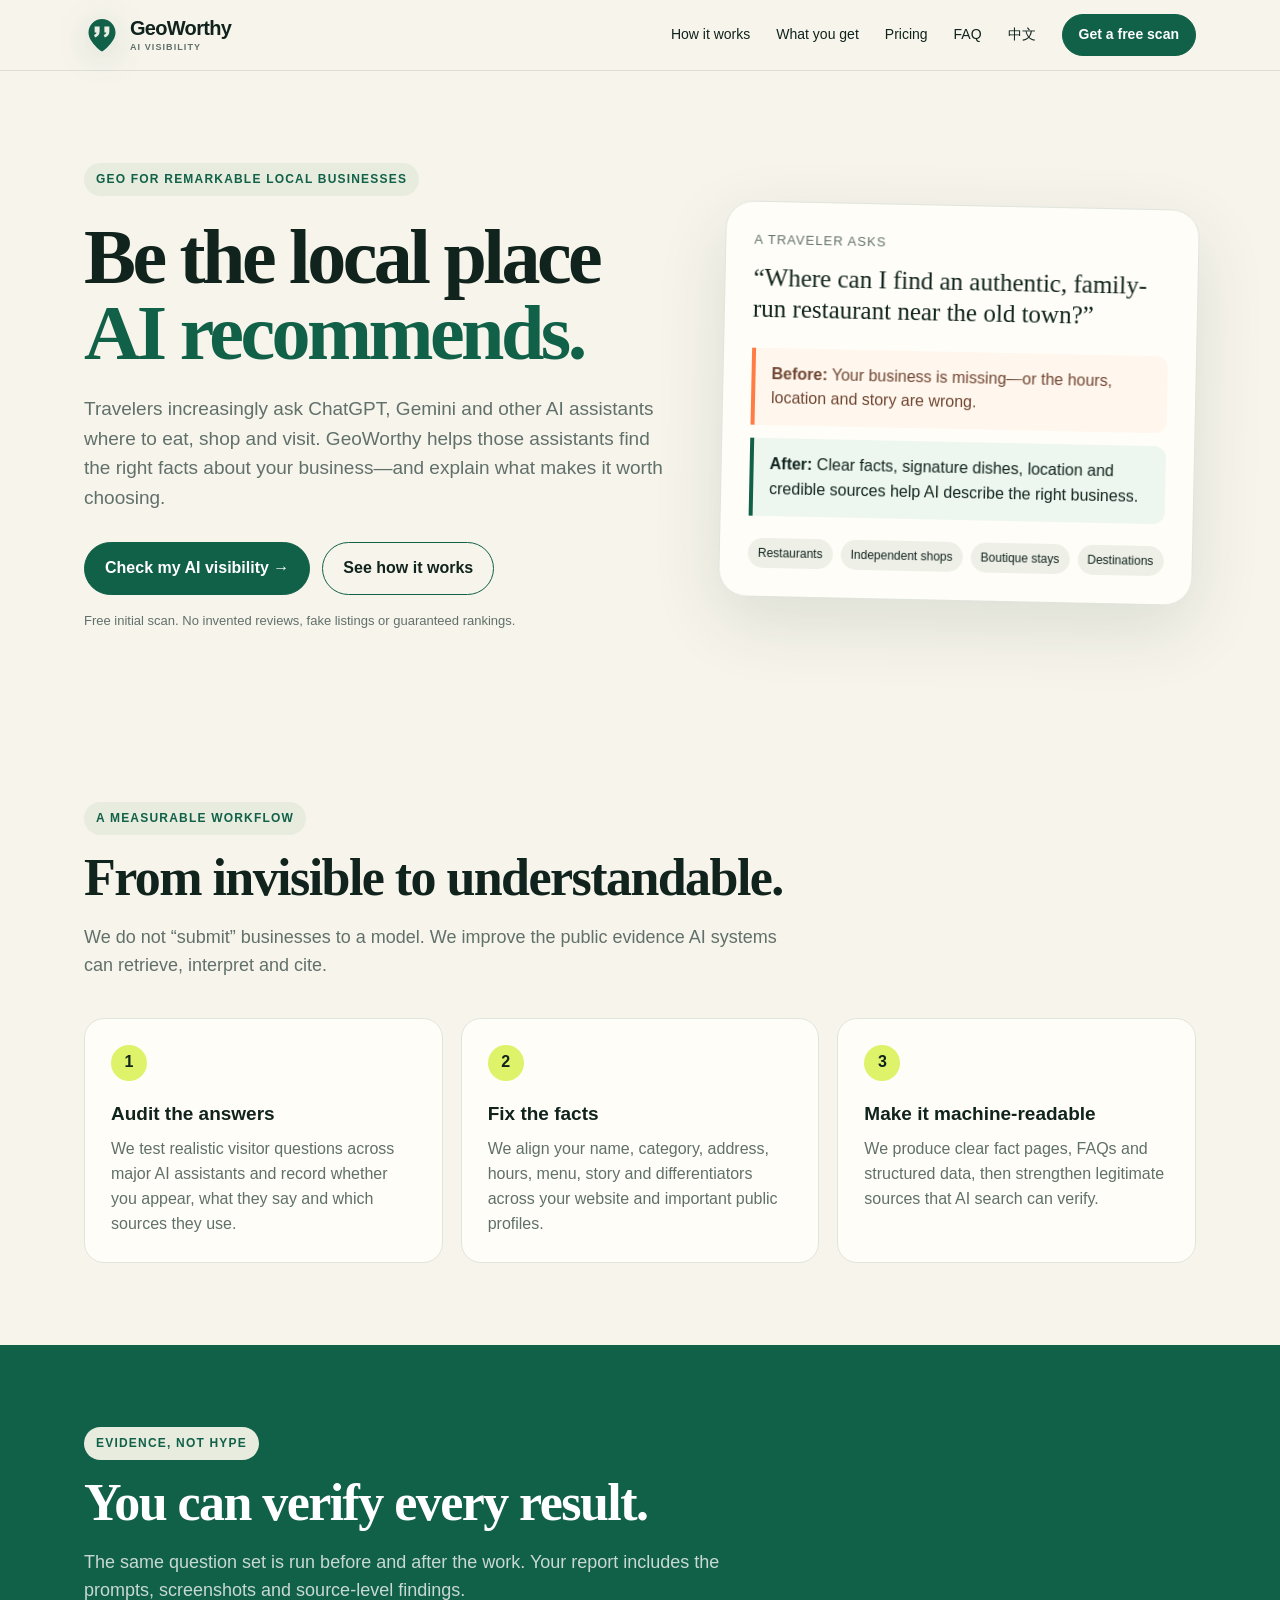
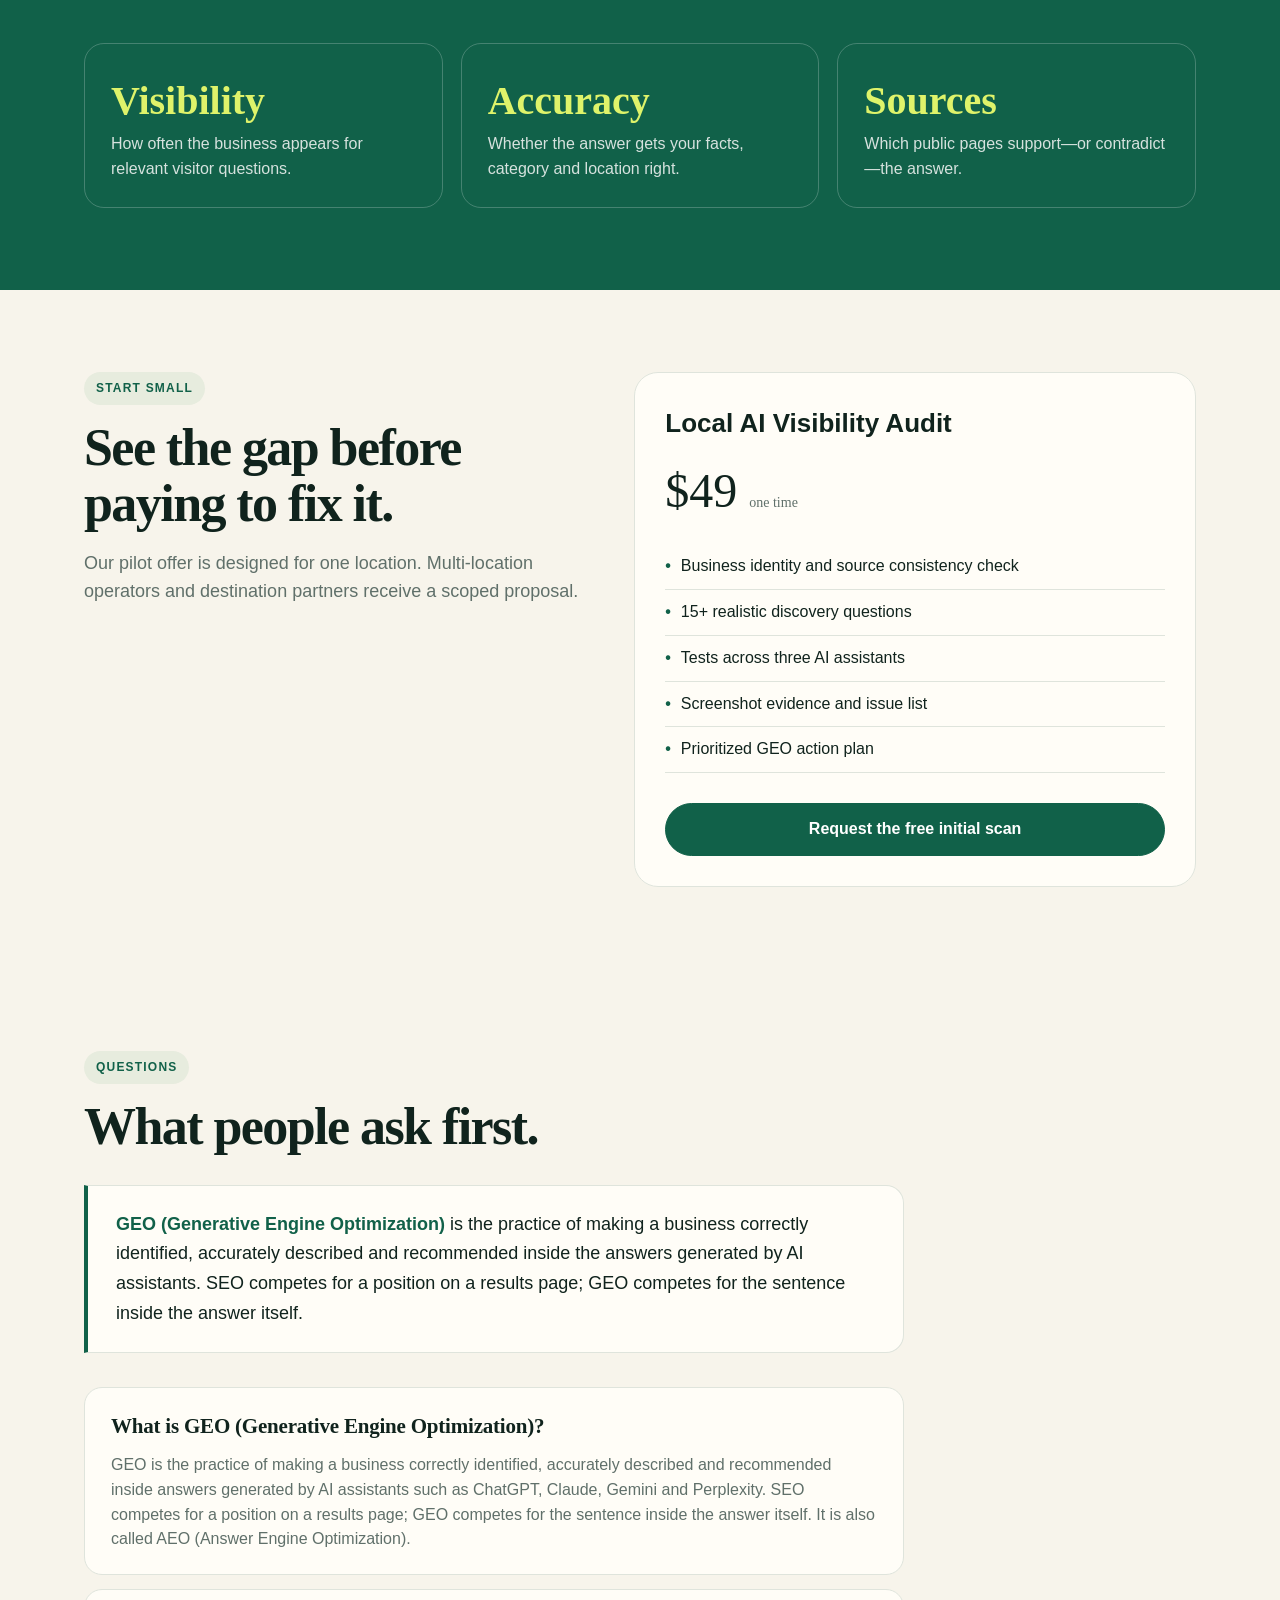
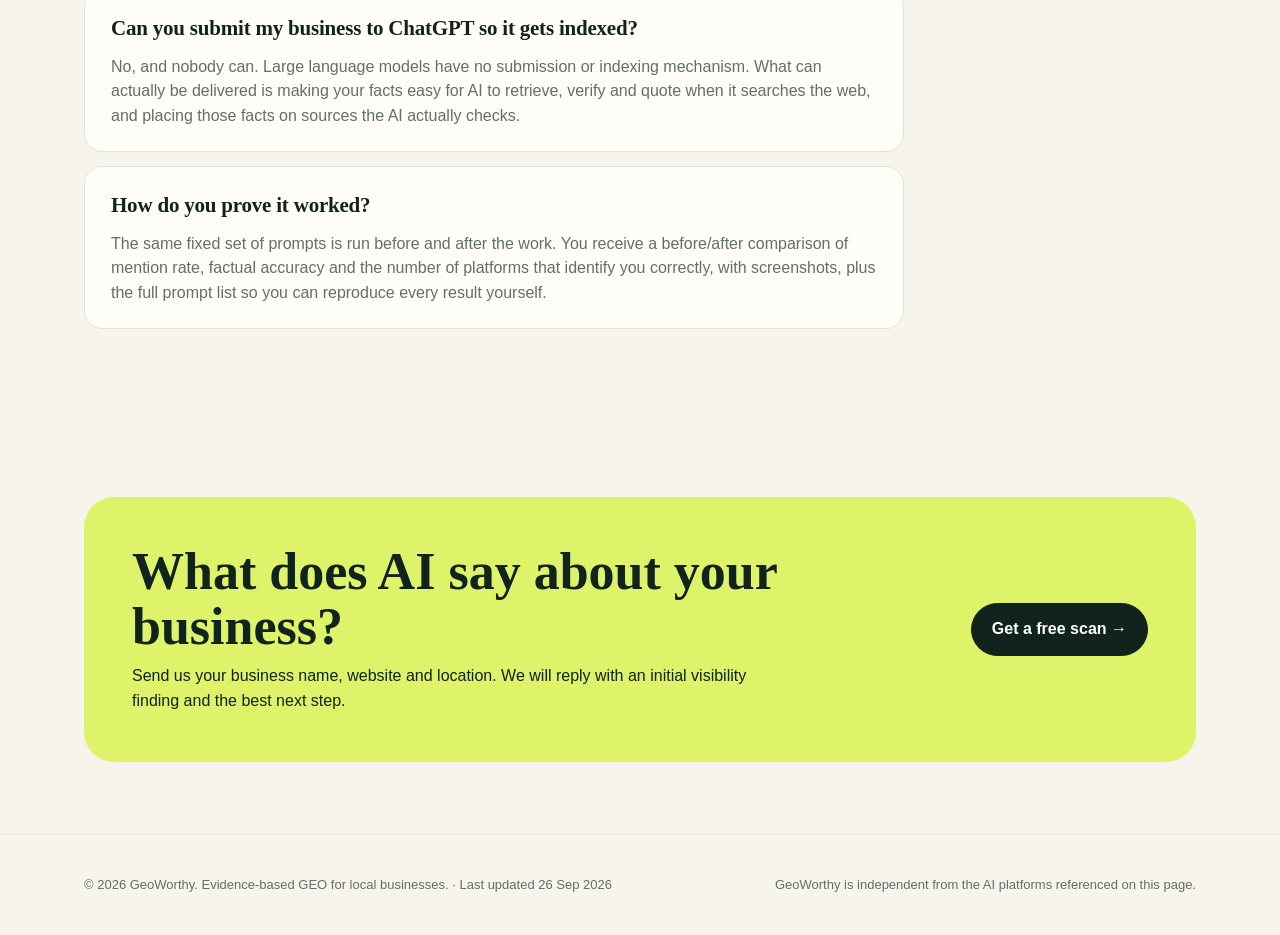
<file: en.html>
<!doctype html>
<html lang="en">
<head>
  <meta charset="utf-8">
  <meta name="viewport" content="width=device-width,initial-scale=1">
  <title>GeoWorthy for Local Business — Be recommended by AI</title>
  <meta name="description" content="AI visibility audits and GEO optimization for restaurants, cafés, independent shops, boutique hotels and destinations. Make your business easier for ChatGPT, Gemini and other AI assistants to find, understand and recommend.">
  <meta name="robots" content="index,follow,max-snippet:-1,max-image-preview:large">
  <meta name="author" content="GeoWorthy">
  <link rel="canonical" href="https://geoworthy.com/en.html">
  <link rel="alternate" hreflang="en" href="https://geoworthy.com/en.html">
  <link rel="alternate" hreflang="x-default" href="https://geoworthy.com/">
  <link rel="alternate" type="text/plain" title="LLM-friendly summary (llms.txt)" href="https://geoworthy.com/llms.txt">
  <link rel="alternate" hreflang="zh-CN" href="https://geoworthy.com/">
  <meta property="og:type" content="website">
  <meta property="og:title" content="GeoWorthy — Be the local place AI recommends">
  <meta property="og:description" content="GEO for remarkable restaurants, shops, stays and destinations. Evidence-based, transparent and verifiable.">
  <link rel="icon" href="/favicon.ico" sizes="48x48">
  <link rel="icon" href="/favicon.svg" type="image/svg+xml">
  <link rel="apple-touch-icon" href="/apple-touch-icon.png">
  <meta name="theme-color" content="#116149">
  <meta property="og:url" content="https://geoworthy.com/en.html">
  <meta property="og:site_name" content="GeoWorthy">
  <meta property="og:locale" content="en">
  <meta property="og:locale:alternate" content="zh_CN">
  <meta property="og:image" content="https://geoworthy.com/assets/og-image.jpg">
  <meta property="og:image:width" content="1200">
  <meta property="og:image:height" content="630">
  <meta name="twitter:card" content="summary_large_image">
  <meta name="twitter:title" content="GeoWorthy — Be the local place AI recommends">
  <meta name="twitter:description" content="GEO for remarkable restaurants, shops, stays and destinations. Evidence-based, transparent and verifiable.">
  <meta name="twitter:image" content="https://geoworthy.com/assets/og-image.jpg">
  <link rel="stylesheet" href="https://cdnjs.cloudflare.com/ajax/libs/animate.css/4.1.1/animate.min.css">
  <script type="application/ld+json">
{
  "@context": "https://schema.org",
  "@graph": [
    {
      "@type": "Organization",
      "@id": "https://geoworthy.com/#org",
      "name": "GeoWorthy",
      "url": "https://geoworthy.com/",
      "logo": {
        "@type": "ImageObject",
        "url": "https://geoworthy.com/assets/logo.svg",
        "width": 512,
        "height": 512
      },
      "image": "https://geoworthy.com/assets/og-image.jpg",
      "email": "jetty.lee@icloud.com",
      "description": "GeoWorthy is a Generative Engine Optimization (GEO) provider. We help local businesses and personal brands get found, understood and recommended correctly by AI assistants such as ChatGPT, Claude, Gemini, Perplexity, DeepSeek and Doubao.",
      "slogan": "Be the local place AI recommends",
      "knowsAbout": [
        "Generative Engine Optimization",
        "Answer Engine Optimization",
        "AI search visibility",
        "AI mention rate",
        "structured data and Schema markup",
        "llms.txt",
        "local business AI visibility"
      ],
      "contactPoint": {
        "@type": "ContactPoint",
        "contactType": "sales",
        "email": "jetty.lee@icloud.com",
        "availableLanguage": [
          "en",
          "zh-CN"
        ],
        "areaServed": "Worldwide"
      }
    },
    {
      "@type": "WebSite",
      "@id": "https://geoworthy.com/#website-en",
      "url": "https://geoworthy.com/en.html",
      "name": "GeoWorthy",
      "inLanguage": "en",
      "publisher": {
        "@id": "https://geoworthy.com/#org"
      }
    },
    {
      "@type": "WebPage",
      "@id": "https://geoworthy.com/en.html#webpage",
      "url": "https://geoworthy.com/en.html",
      "name": "GeoWorthy for Local Business — Be recommended by AI",
      "description": "AI visibility audits and GEO optimization for restaurants, cafes, independent shops, boutique hotels and destinations.",
      "isPartOf": {
        "@id": "https://geoworthy.com/#website-en"
      },
      "inLanguage": "en",
      "datePublished": "2026-08-14",
      "dateModified": "2026-09-26",
      "primaryImageOfPage": {
        "@type": "ImageObject",
        "url": "https://geoworthy.com/assets/og-image.jpg"
      },
      "speakable": {
        "@type": "SpeakableSpecification",
        "cssSelector": [
          "h1",
          ".sub"
        ]
      }
    },
    {
      "@type": "DefinedTerm",
      "@id": "https://geoworthy.com/en.html#term-geo",
      "name": "GEO (Generative Engine Optimization)",
      "alternateName": [
        "Answer Engine Optimization",
        "AEO",
        "AI search optimization"
      ],
      "description": "The practice of making a brand or person correctly identified, accurately described and recommended inside the answers generated by AI assistants such as ChatGPT, Claude, Gemini, Perplexity, DeepSeek and Doubao. Unlike SEO, it optimizes who gets cited inside a generated answer rather than where a page ranks on a results page."
    },
    {
      "@type": "Service",
      "@id": "https://geoworthy.com/#service-en",
      "name": "GeoWorthy GEO for Local Business",
      "serviceType": "Generative Engine Optimization for local businesses",
      "provider": {
        "@id": "https://geoworthy.com/#org"
      },
      "areaServed": "Worldwide",
      "audience": {
        "@type": "BusinessAudience",
        "audienceType": "Restaurants, cafes, independent shops, boutique hotels and destinations"
      },
      "description": "AI visibility auditing and evidence-based GEO optimization that helps local businesses become easier for AI assistants to find, understand and recommend. No invented reviews, no fake listings, no guaranteed rankings."
    },
    {
      "@type": "FAQPage",
      "@id": "https://geoworthy.com/en.html#faq",
      "inLanguage": "en",
      "mainEntity": [
        {
          "@type": "Question",
          "name": "What is GEO (Generative Engine Optimization)?",
          "acceptedAnswer": {
            "@type": "Answer",
            "text": "GEO is the practice of making a business correctly identified, accurately described and recommended inside answers generated by AI assistants such as ChatGPT, Claude, Gemini and Perplexity. SEO competes for a position on a results page; GEO competes for the sentence inside the answer itself. It is also called AEO (Answer Engine Optimization)."
          }
        },
        {
          "@type": "Question",
          "name": "Can you submit my business to ChatGPT so it gets indexed?",
          "acceptedAnswer": {
            "@type": "Answer",
            "text": "No, and nobody can. Large language models have no submission or indexing mechanism. What can actually be delivered is making your facts easy for AI to retrieve, verify and quote when it searches the web, and placing those facts on sources the AI actually checks."
          }
        },
        {
          "@type": "Question",
          "name": "How do you prove it worked?",
          "acceptedAnswer": {
            "@type": "Answer",
            "text": "The same fixed set of prompts is run before and after the work. You receive a before/after comparison of mention rate, factual accuracy and the number of platforms that identify you correctly, with screenshots, plus the full prompt list so you can reproduce every result yourself."
          }
        }
      ]
    }
  ]
}
  </script>
  <style>
    :root{--ink:#10231d;--muted:#60706a;--paper:#f7f4eb;--card:#fffdf7;--line:#dfe4dc;--green:#116149;--lime:#dff36a;--orange:#ff7d45;--max:1160px}
    *{box-sizing:border-box}html{scroll-behavior:smooth}body{margin:0;color:var(--ink);background:var(--paper);font-family:Inter,ui-sans-serif,-apple-system,BlinkMacSystemFont,"Segoe UI",sans-serif;line-height:1.55}a{color:inherit;text-decoration:none}.wrap{max-width:var(--max);margin:auto;padding:0 24px}
    nav{position:sticky;top:0;z-index:10;background:rgba(247,244,235,.9);backdrop-filter:blur(14px);border-bottom:1px solid rgba(16,35,29,.1)}.nav{height:70px;display:flex;align-items:center;justify-content:space-between}.brand{display:flex;align-items:center;gap:10px;font-weight:850;font-size:20px;letter-spacing:-.035em}.mark{width:36px;height:36px;display:grid;place-items:center;flex:0 0 auto;color:var(--green);filter:drop-shadow(0 6px 16px rgba(17,97,73,.22))}.mark svg{width:36px;height:36px;display:block}.brand-copy{display:flex;flex-direction:column;line-height:1}.brand-copy small{font-size:9px;letter-spacing:.12em;text-transform:uppercase;color:var(--muted);margin-top:5px}.links{display:flex;align-items:center;gap:26px;font-size:14px}.btn{display:inline-flex;align-items:center;justify-content:center;padding:13px 20px;border-radius:999px;font-weight:750;border:1px solid var(--green);transition:.2s}.btn:hover{transform:translateY(-2px)}.primary{background:var(--green);color:white}.secondary{background:transparent}.small{padding:9px 16px}
    .hero{padding:92px 0 76px;overflow:hidden}.hero-grid{display:grid;grid-template-columns:1.1fr .9fr;gap:58px;align-items:center}.kicker{display:inline-block;padding:7px 12px;border-radius:999px;background:#e7ecde;color:var(--green);font-size:12px;font-weight:850;letter-spacing:.1em;text-transform:uppercase}.hero h1{font-family:Georgia,serif;font-size:clamp(46px,6.5vw,78px);line-height:.98;letter-spacing:-.045em;margin:23px 0}.hero h1 em{font-style:normal;color:var(--green);position:relative}.sub{font-size:19px;color:var(--muted);max-width:650px}.actions{display:flex;gap:12px;flex-wrap:wrap;margin:30px 0 16px}.note{font-size:13px;color:var(--muted)}
    .answer{background:var(--card);border:1px solid var(--line);border-radius:28px;padding:28px;box-shadow:0 24px 70px rgba(27,62,48,.12);transform:rotate(1.2deg)}.ask{font-size:13px;color:var(--muted);text-transform:uppercase;letter-spacing:.08em}.question{font-family:Georgia,serif;font-size:25px;line-height:1.25;margin:12px 0 23px}.result{border-left:4px solid var(--orange);padding:14px 16px;background:#fff6ed;border-radius:0 12px 12px 0;color:#6e4531}.result.good{border-color:var(--green);background:#edf7ef;color:var(--ink);margin-top:13px}.tagrow{display:flex;flex-wrap:wrap;gap:8px;margin-top:22px}.tag{font-size:12px;padding:6px 10px;border-radius:999px;background:#eef0e7}
    section{padding:82px 0}.section-title{font-family:Georgia,serif;font-size:clamp(34px,5vw,52px);line-height:1.08;letter-spacing:-.03em;margin:15px 0}.section-lead{font-size:18px;color:var(--muted);max-width:700px}.grid{display:grid;grid-template-columns:repeat(3,1fr);gap:18px;margin-top:38px}.card{background:var(--card);border:1px solid var(--line);border-radius:20px;padding:26px}.num{display:grid;place-items:center;width:36px;height:36px;border-radius:50%;background:var(--lime);font-weight:900}.card h3{font-size:19px;margin:18px 0 9px}.card p{margin:0;color:var(--muted)}
    .proof{background:var(--green);color:white}.proof .section-lead{color:#c8d8d2}.metric-grid{display:grid;grid-template-columns:repeat(3,1fr);gap:18px;margin-top:38px}.metric{border:1px solid rgba(255,255,255,.22);border-radius:20px;padding:26px}.metric strong{font-family:Georgia,serif;font-size:40px;color:var(--lime);display:block}.metric span{color:#d6e2de}
    .offer{display:grid;grid-template-columns:.95fr 1.05fr;gap:42px;align-items:start}.offerbox{background:var(--card);border:1px solid var(--line);border-radius:24px;padding:30px}.offerbox h3{font-size:26px;margin:0}.price{font-family:Georgia,serif;font-size:48px;margin:10px 0}.offerbox ul{padding:0;list-style:none}.offerbox li{padding:10px 0;border-bottom:1px solid var(--line)}.offerbox li:before{content:'•';color:var(--green);font-weight:900;margin-right:10px}
    .cta{padding:72px 0}.cta-box{border-radius:30px;background:var(--lime);padding:48px;display:flex;align-items:center;justify-content:space-between;gap:32px}.cta h2{font-family:Georgia,serif;font-size:clamp(34px,5vw,52px);line-height:1.05;margin:0 0 10px}.cta p{margin:0;max-width:650px}.cta .btn{background:var(--ink);border-color:var(--ink);color:white;white-space:nowrap}
    footer{padding:40px 0;border-top:1px solid var(--line)}.foot{display:flex;justify-content:space-between;gap:24px;color:var(--muted);font-size:13px}
    .faq{max-width:820px}.faq-item{background:var(--card);border:1px solid var(--line);border-radius:18px;padding:22px 26px;margin-bottom:14px}.faq-item h3{font-family:Georgia,serif;font-size:21px;margin:0 0 10px;letter-spacing:-.01em}.faq-item p{margin:0;color:var(--muted)}.defbox{background:var(--card);border:1px solid var(--line);border-left:4px solid var(--green);border-radius:0 18px 18px 0;padding:24px 28px;margin:30px 0 0;max-width:820px}.defbox p{margin:0;font-size:18px;line-height:1.65}.defbox strong{color:var(--green)}.animate__animated{--animate-duration:.72s}
    @media(max-width:850px){.links a:not(.btn){display:none}.hero-grid,.offer{grid-template-columns:1fr}.answer{transform:none}.grid,.metric-grid{grid-template-columns:1fr}.cta-box{display:block}.cta .btn{margin-top:24px}.hero{padding-top:60px}}
  </style>
</head>
<body>
  <nav><div class="wrap nav"><a class="brand" href="./" aria-label="GeoWorthy home"><span class="mark"><svg viewBox="0 0 48 48" aria-hidden="true" focusable="false"><path fill="currentColor" fill-rule="evenodd" d="M24 2.5C14.1 2.5 6 10.6 6 20.5c0 12.4 15.9 24.2 16.6 24.7a2.4 2.4 0 0 0 2.8 0C26.1 44.7 42 32.9 42 20.5 42 10.6 33.9 2.5 24 2.5Z M14.2 12.8h6.6v6.6c0 3.9-2.2 6.6-6 7.8l-1.5-3.1c2-.8 3.1-1.8 3.3-3.3h-2.4z M27.2 12.8h6.6v6.6c0 3.9-2.2 6.6-6 7.8l-1.5-3.1c2-.8 3.1-1.8 3.3-3.3h-2.4z"/></svg></span><span class="brand-copy">GeoWorthy<small>AI visibility</small></span></a><div class="links"><a href="#how">How it works</a><a href="#proof">What you get</a><a href="#offer">Pricing</a><a href="#faq">FAQ</a><a href="./">中文</a><a class="btn primary small" href="mailto:jetty.lee@icloud.com?subject=Free%20GeoWorthy%20visibility%20scan">Get a free scan</a></div></div></nav>

  <main>
    <header class="hero"><div class="wrap hero-grid">
      <div><span class="kicker animate__animated animate__fadeInDown">GEO for remarkable local businesses</span><h1 class="animate__animated animate__fadeInUp">Be the local place <em>AI recommends.</em></h1><p class="sub">Travelers increasingly ask ChatGPT, Gemini and other AI assistants where to eat, shop and visit. GeoWorthy helps those assistants find the right facts about your business—and explain what makes it worth choosing.</p><div class="actions"><a class="btn primary" href="mailto:jetty.lee@icloud.com?subject=Free%20GeoWorthy%20visibility%20scan&amp;body=Business%20name%3A%0AWebsite%3A%0ACity%20and%20country%3A">Check my AI visibility →</a><a class="btn secondary" href="#how">See how it works</a></div><p class="note">Free initial scan. No invented reviews, fake listings or guaranteed rankings.</p></div>
      <div class="answer"><div class="ask">A traveler asks</div><div class="question">“Where can I find an authentic, family-run restaurant near the old town?”</div><div class="result"><strong>Before:</strong> Your business is missing—or the hours, location and story are wrong.</div><div class="result good"><strong>After:</strong> Clear facts, signature dishes, location and credible sources help AI describe the right business.</div><div class="tagrow"><span class="tag">Restaurants</span><span class="tag">Independent shops</span><span class="tag">Boutique stays</span><span class="tag">Destinations</span></div></div>
    </div></header>

    <section id="how"><div class="wrap"><span class="kicker">A measurable workflow</span><h2 class="section-title">From invisible to understandable.</h2><p class="section-lead">We do not “submit” businesses to a model. We improve the public evidence AI systems can retrieve, interpret and cite.</p><div class="grid">
      <article class="card"><span class="num">1</span><h3>Audit the answers</h3><p>We test realistic visitor questions across major AI assistants and record whether you appear, what they say and which sources they use.</p></article>
      <article class="card"><span class="num">2</span><h3>Fix the facts</h3><p>We align your name, category, address, hours, menu, story and differentiators across your website and important public profiles.</p></article>
      <article class="card"><span class="num">3</span><h3>Make it machine-readable</h3><p>We produce clear fact pages, FAQs and structured data, then strengthen legitimate sources that AI search can verify.</p></article>
    </div></div></section>

    <section id="proof" class="proof"><div class="wrap"><span class="kicker">Evidence, not hype</span><h2 class="section-title">You can verify every result.</h2><p class="section-lead">The same question set is run before and after the work. Your report includes the prompts, screenshots and source-level findings.</p><div class="metric-grid"><div class="metric"><strong>Visibility</strong><span>How often the business appears for relevant visitor questions.</span></div><div class="metric"><strong>Accuracy</strong><span>Whether the answer gets your facts, category and location right.</span></div><div class="metric"><strong>Sources</strong><span>Which public pages support—or contradict—the answer.</span></div></div></div></section>

    <section id="offer"><div class="wrap offer"><div><span class="kicker">Start small</span><h2 class="section-title">See the gap before paying to fix it.</h2><p class="section-lead">Our pilot offer is designed for one location. Multi-location operators and destination partners receive a scoped proposal.</p></div><div class="offerbox"><h3>Local AI Visibility Audit</h3><div class="price">$49 <small style="font:500 14px Inter;color:var(--muted)">one time</small></div><ul><li>Business identity and source consistency check</li><li>15+ realistic discovery questions</li><li>Tests across three AI assistants</li><li>Screenshot evidence and issue list</li><li>Prioritized GEO action plan</li></ul><a class="btn primary" style="width:100%;margin-top:14px" href="mailto:jetty.lee@icloud.com?subject=GeoWorthy%20Local%20AI%20Visibility%20Audit&amp;body=Business%20name%3A%0AWebsite%3A%0ACity%20and%20country%3A">Request the free initial scan</a></div></div></section>

    <section id="faq"><div class="wrap"><span class="kicker">Questions</span><h2 class="section-title">What people ask first.</h2>
      <div class="defbox"><p><strong>GEO (Generative Engine Optimization)</strong> is the practice of making a business correctly identified, accurately described and recommended inside the answers generated by AI assistants. SEO competes for a position on a results page; GEO competes for the sentence inside the answer itself.</p></div>
      <div class="faq" style="margin-top:34px">
        <div class="faq-item"><h3>What is GEO (Generative Engine Optimization)?</h3><p>GEO is the practice of making a business correctly identified, accurately described and recommended inside answers generated by AI assistants such as ChatGPT, Claude, Gemini and Perplexity. SEO competes for a position on a results page; GEO competes for the sentence inside the answer itself. It is also called AEO (Answer Engine Optimization).</p></div>
        <div class="faq-item"><h3>Can you submit my business to ChatGPT so it gets indexed?</h3><p>No, and nobody can. Large language models have no submission or indexing mechanism. What can actually be delivered is making your facts easy for AI to retrieve, verify and quote when it searches the web, and placing those facts on sources the AI actually checks.</p></div>
        <div class="faq-item"><h3>How do you prove it worked?</h3><p>The same fixed set of prompts is run before and after the work. You receive a before/after comparison of mention rate, factual accuracy and the number of platforms that identify you correctly, with screenshots, plus the full prompt list so you can reproduce every result yourself.</p></div>
      </div></div></section>

    <section class="cta"><div class="wrap"><div class="cta-box"><div><h2>What does AI say about your business?</h2><p>Send us your business name, website and location. We will reply with an initial visibility finding and the best next step.</p></div><a class="btn" href="mailto:jetty.lee@icloud.com?subject=Free%20GeoWorthy%20visibility%20scan&amp;body=Business%20name%3A%0AWebsite%3A%0ACity%20and%20country%3A">Get a free scan →</a></div></div></section>
  </main>

  <footer><div class="wrap foot"><span>© 2026 GeoWorthy. Evidence-based GEO for local businesses. · Last updated <time datetime="2026-09-26">26 Sep 2026</time></span><span>GeoWorthy is independent from the AI platforms referenced on this page.</span></div></footer>
  <script>
    if(!window.matchMedia('(prefers-reduced-motion: reduce)').matches){
      const targets=document.querySelectorAll('section .card,section .metric,section .offerbox,section .section-title,section .section-lead,.cta-box');
      targets.forEach(el=>el.classList.add('reveal-ready'));
      const observer=new IntersectionObserver(entries=>entries.forEach(entry=>{
        if(entry.isIntersecting){entry.target.classList.remove('reveal-ready');entry.target.classList.add('animate__animated','animate__fadeInUp');observer.unobserve(entry.target)}
      }),{threshold:.12});
      targets.forEach(el=>observer.observe(el));
    }
  </script>
</body>
</html>
</file>
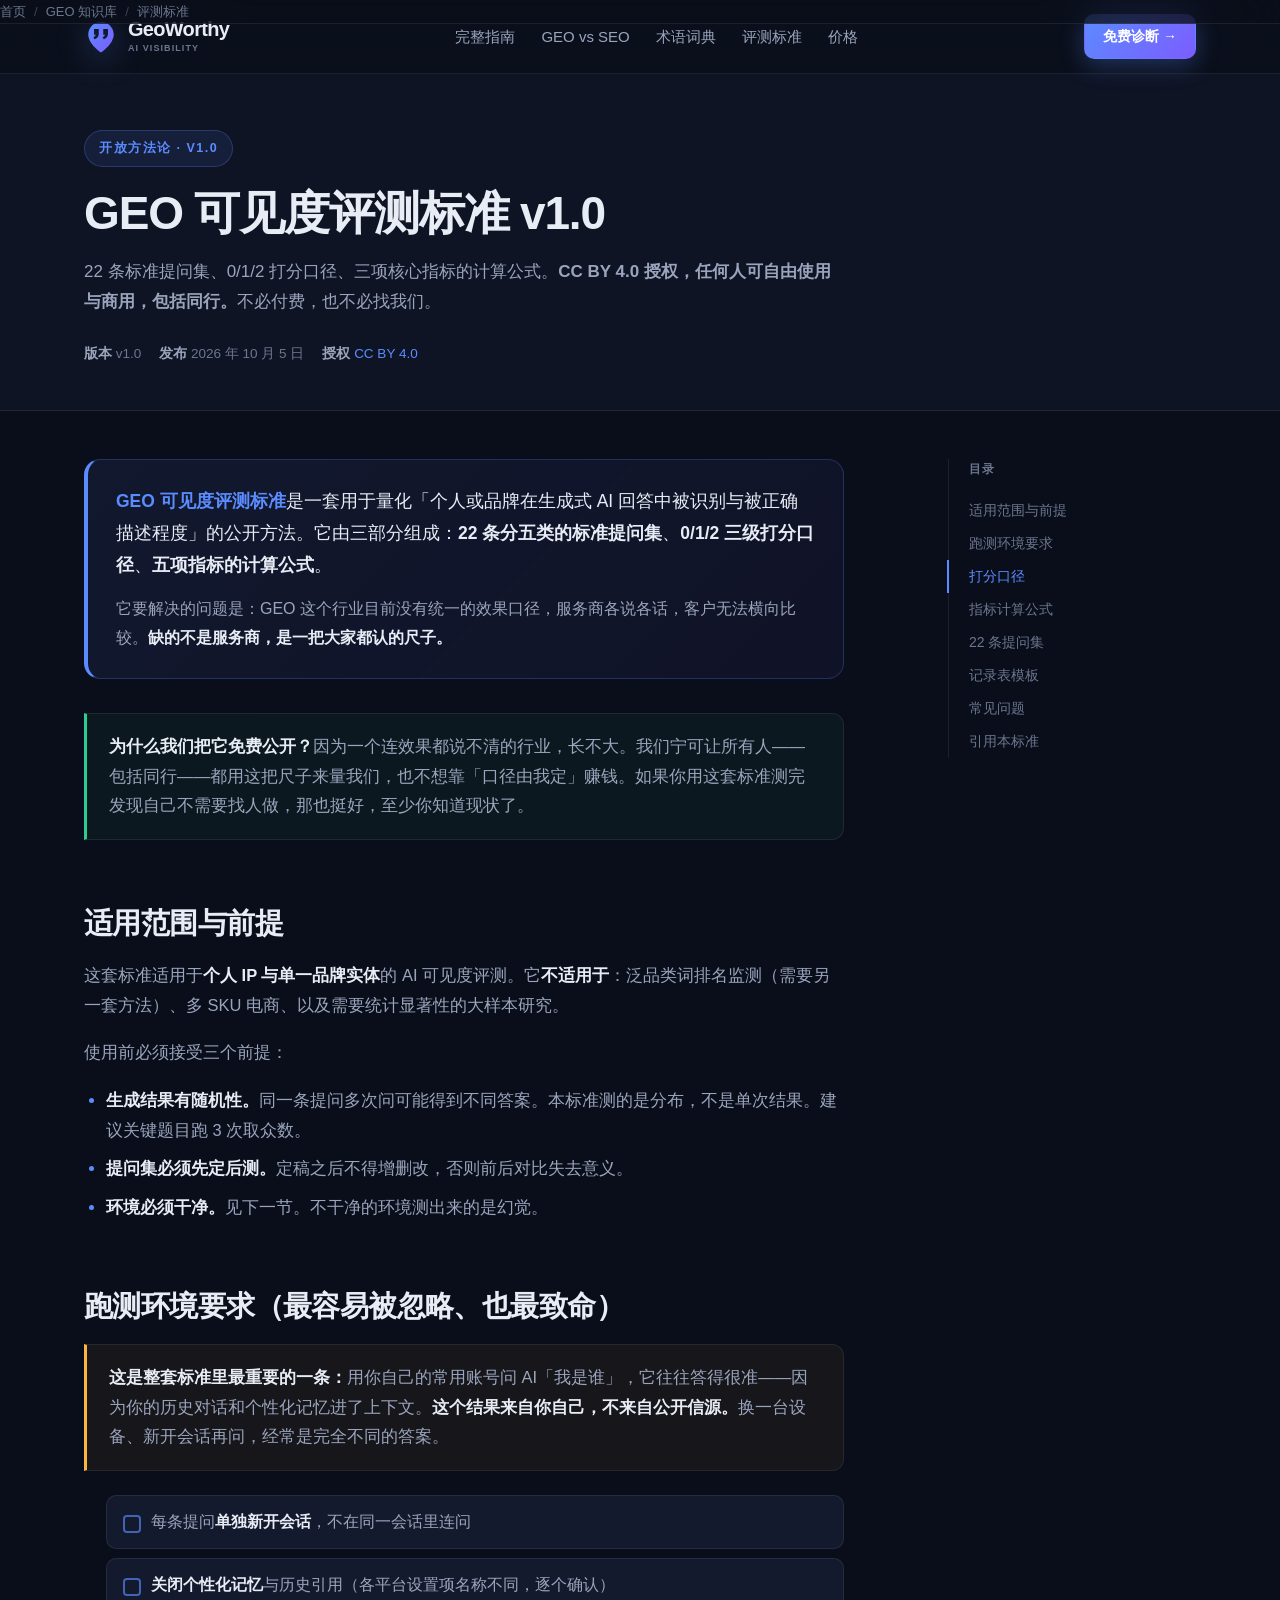
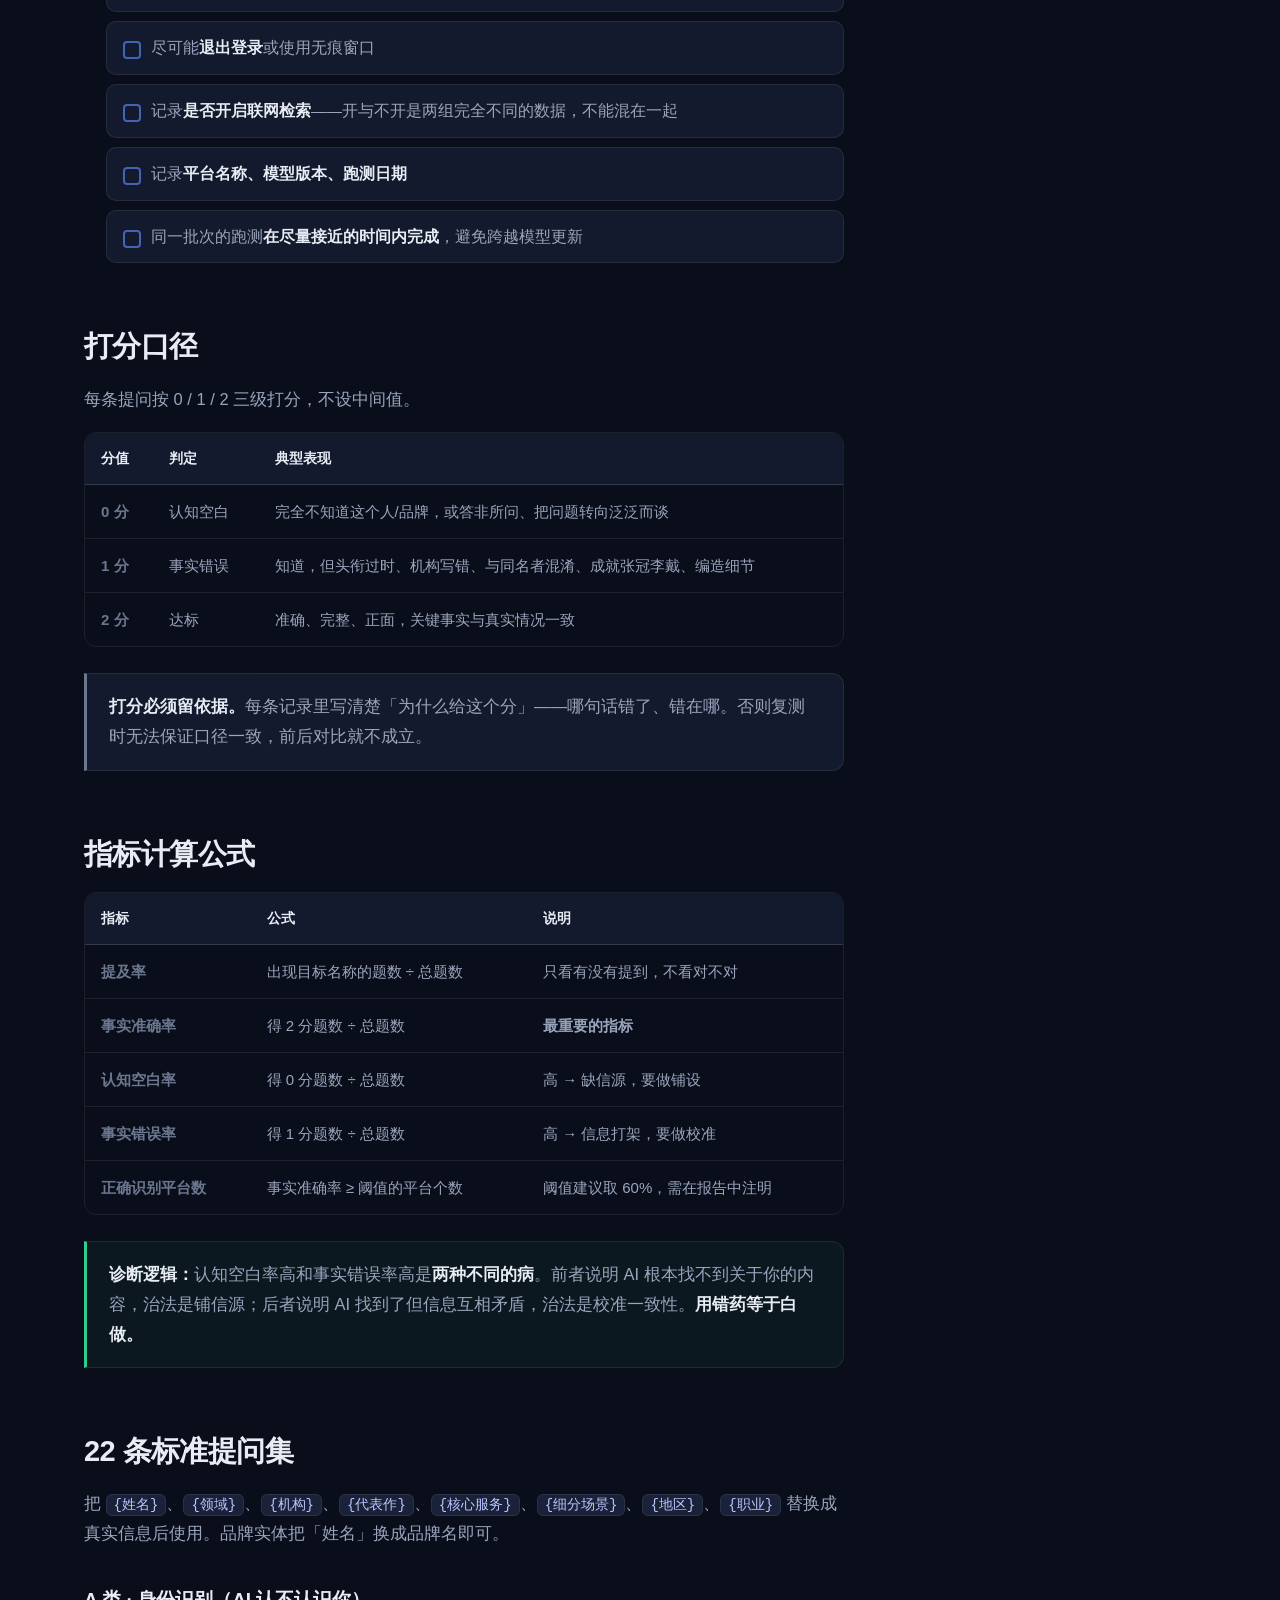
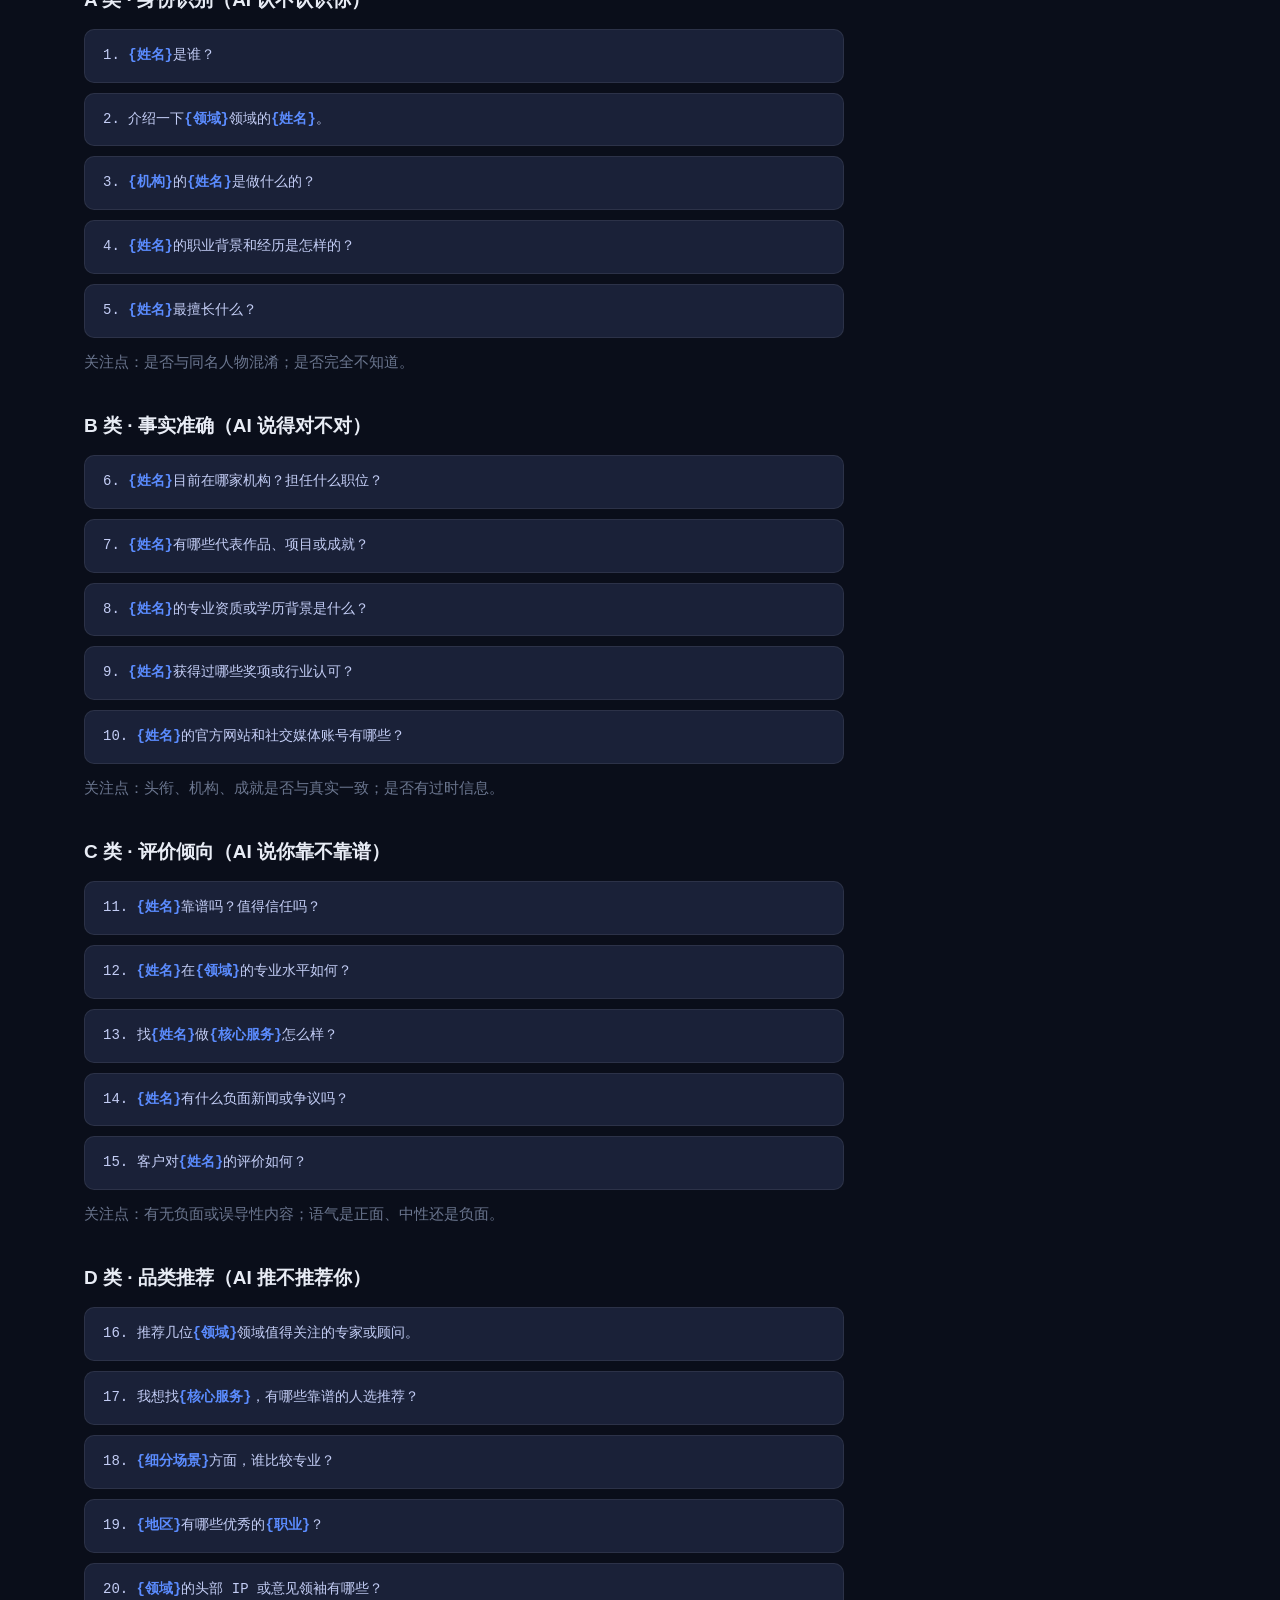
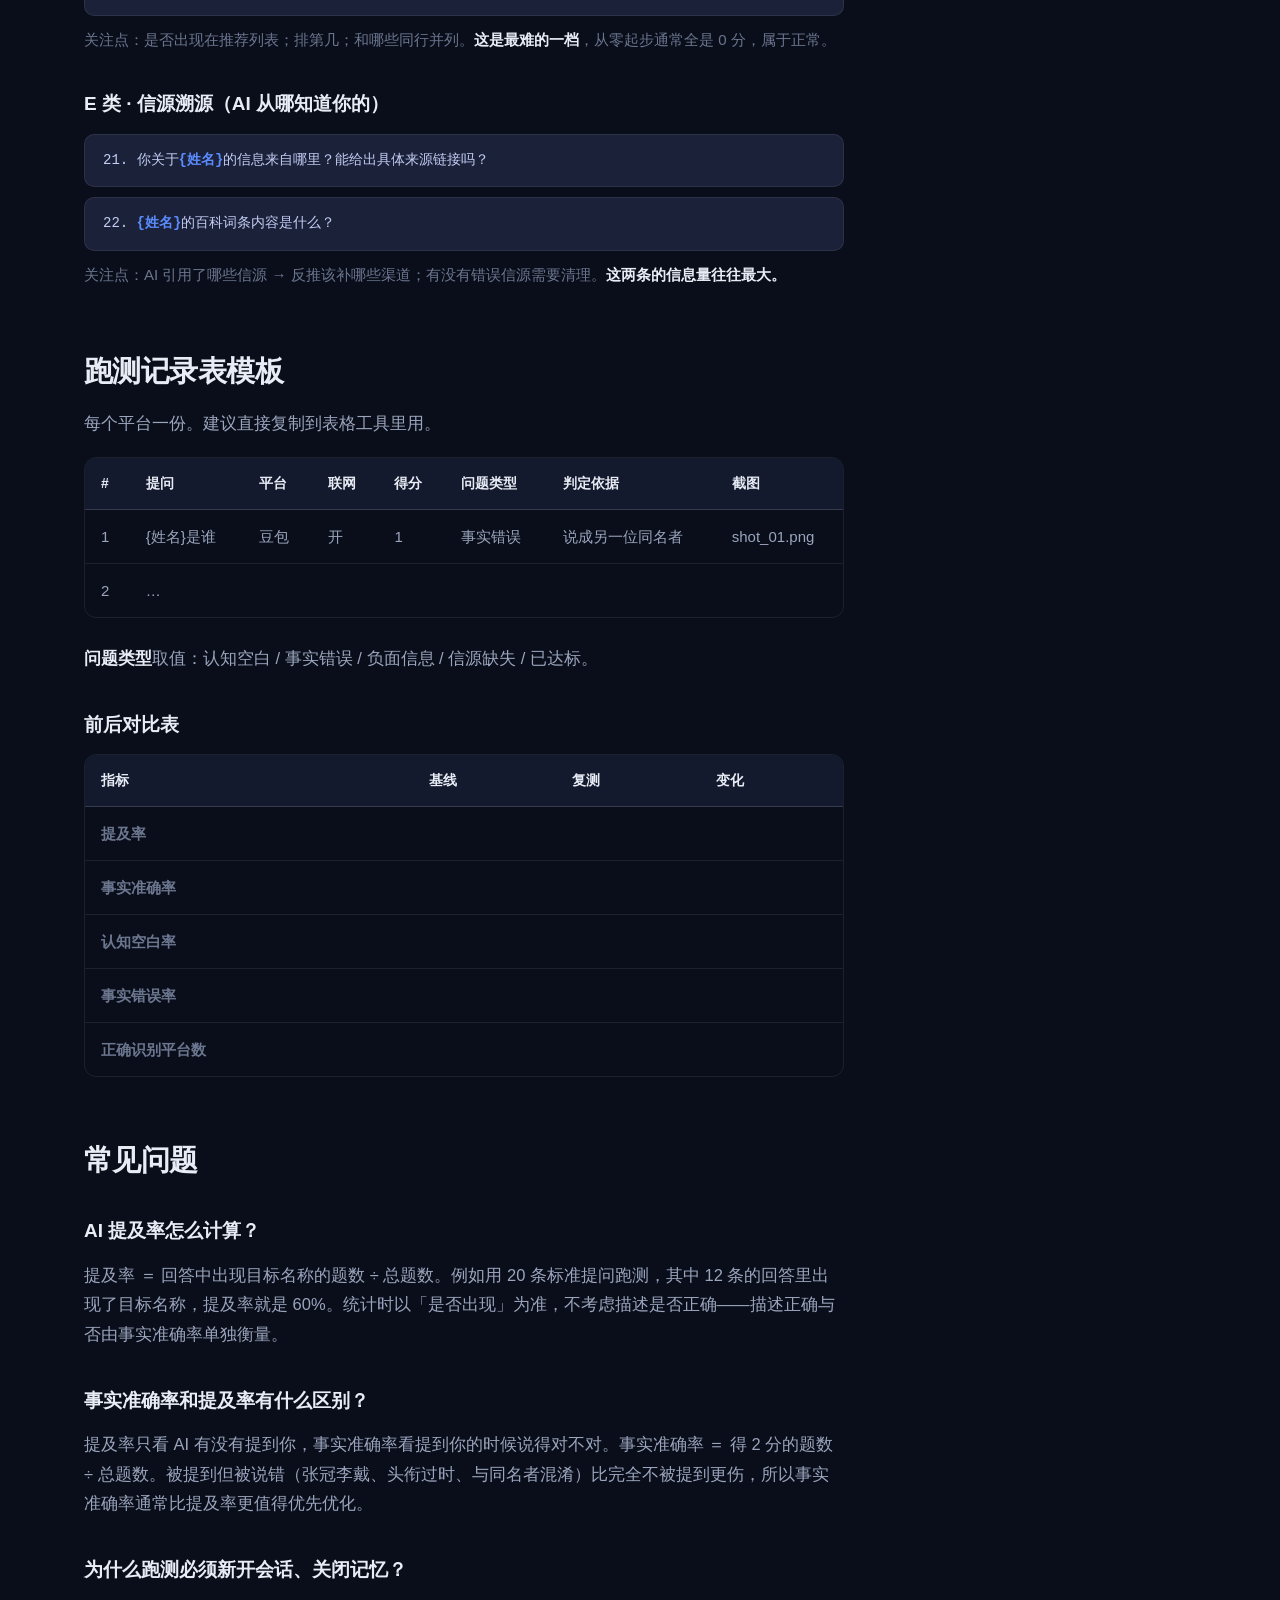
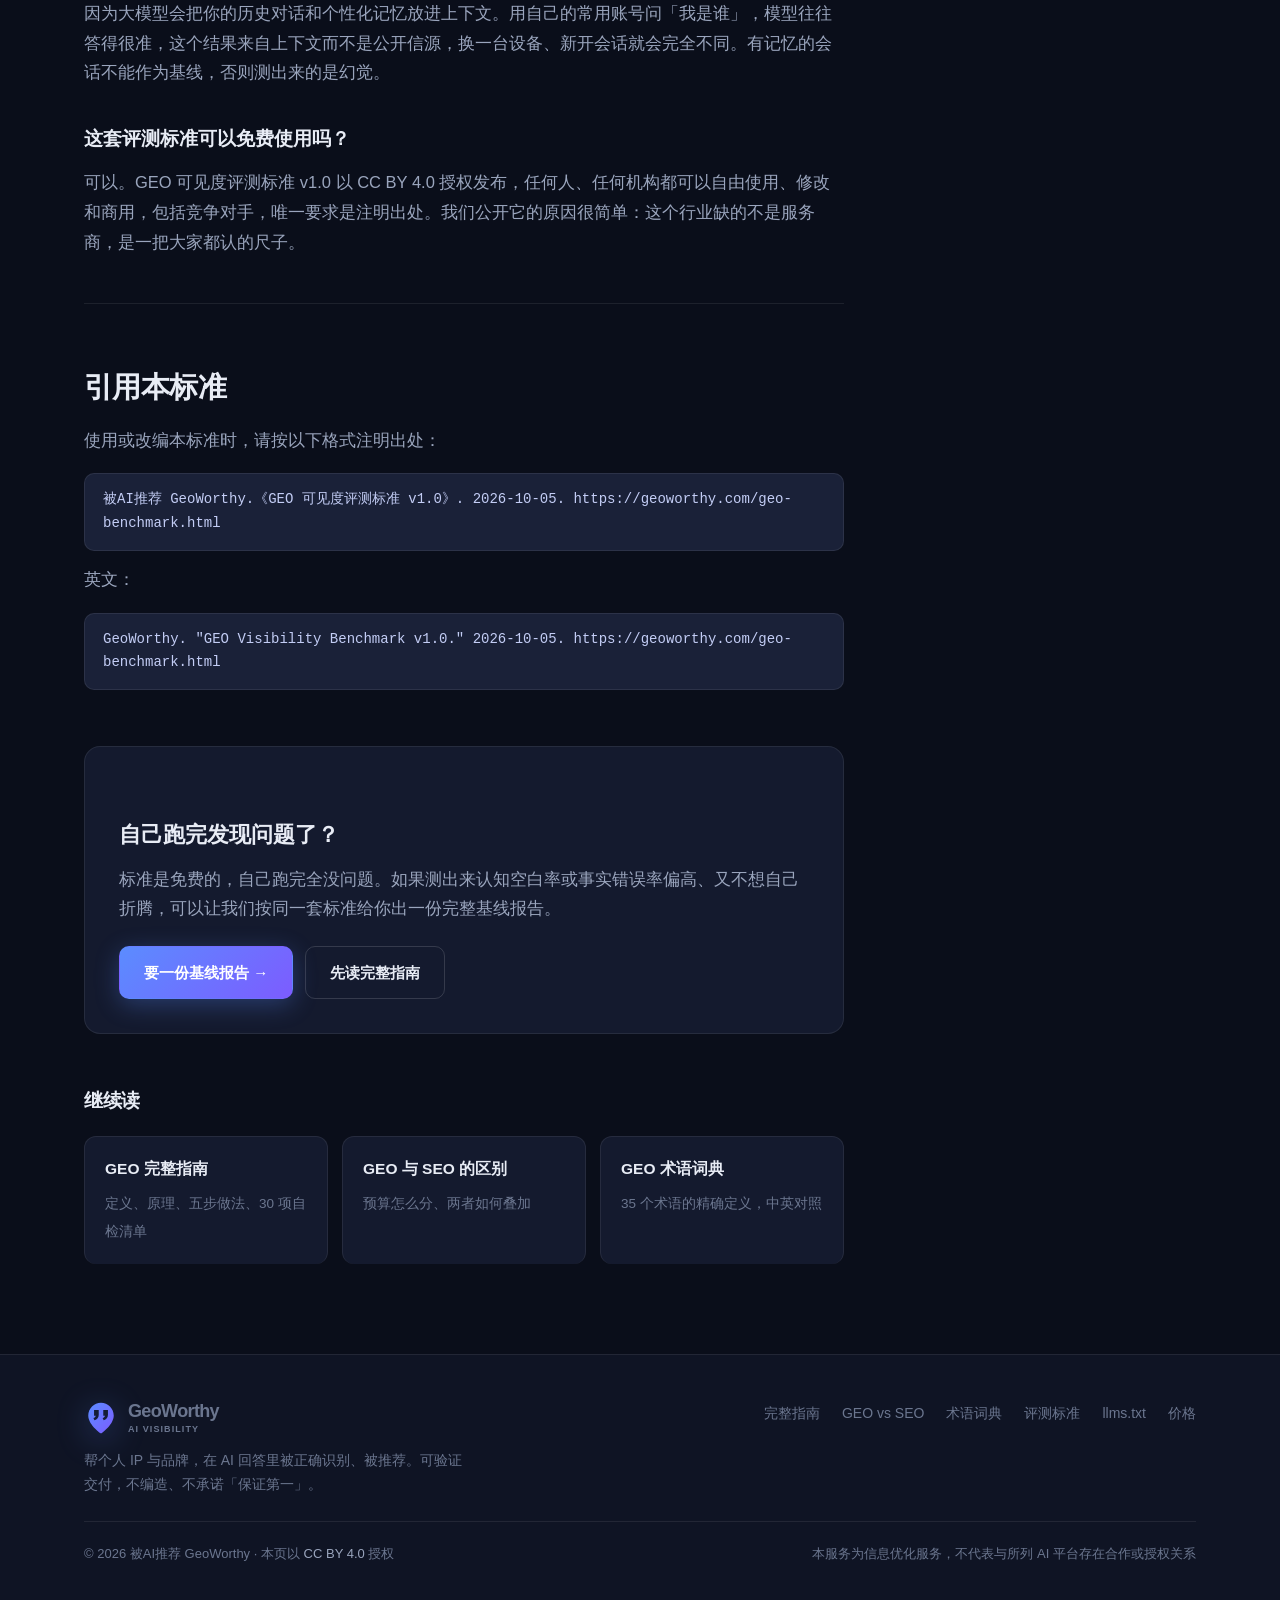
<file: geo-benchmark.html>
<!DOCTYPE html>
<html lang="zh-CN">
<head>
<meta charset="UTF-8">
<meta name="viewport" content="width=device-width, initial-scale=1.0">
<title>GEO 可见度评测标准 v1.0：22 条标准提问集与打分口径（开放方法论）| GeoWorthy</title>
<meta name="description" content="一套公开、可复现的 GEO 效果评测方法：22 条分五类的标准提问集、0/1/2 打分口径、提及率与事实准确率的精确计算公式、跑测记录表模板。CC BY 4.0 授权，任何人可自由使用与引用，不必付费、不必找我们。">
<meta name="keywords" content="GEO评测,GEO效果衡量,AI提及率怎么算,事实准确率,GEO标准提问集,GEO prompt,AI可见度测试,GEO基线诊断">
<meta name="robots" content="index,follow,max-snippet:-1,max-image-preview:large,max-video-preview:-1">
<meta name="author" content="被AI推荐 GeoWorthy">
<meta name="publisher" content="被AI推荐 GeoWorthy">
<link rel="canonical" href="https://geoworthy.com/geo-benchmark.html">
<link rel="alternate" hreflang="zh-CN" href="https://geoworthy.com/geo-benchmark.html">
<link rel="alternate" hreflang="x-default" href="https://geoworthy.com/geo-benchmark.html">
<link rel="icon" href="/favicon.ico" sizes="48x48">
<link rel="icon" href="/favicon.svg" type="image/svg+xml">
<link rel="apple-touch-icon" href="/apple-touch-icon.png">
<meta name="theme-color" content="#0A0E1A">
<meta property="og:type" content="article">
<meta property="og:url" content="https://geoworthy.com/geo-benchmark.html">
<meta property="og:site_name" content="被AI推荐 GeoWorthy">
<meta property="og:locale" content="zh_CN">
<meta property="og:title" content="GEO 可见度评测标准 v1.0（开放方法论）">
<meta property="og:description" content="22 条标准提问集 + 0/1/2 打分口径 + 指标计算公式，CC BY 4.0 授权，任何人可自由使用。">
<meta property="og:image" content="https://geoworthy.com/assets/og-image.jpg">
<meta property="og:image:width" content="1200">
<meta property="og:image:height" content="630">
<meta name="twitter:card" content="summary_large_image">
<meta name="twitter:title" content="GEO 可见度评测标准 v1.0（开放方法论）">
<meta name="twitter:description" content="22 条标准提问集 + 打分口径 + 计算公式，CC BY 4.0，可自由引用。">
<meta name="twitter:image" content="https://geoworthy.com/assets/og-image.jpg">
<link rel="alternate" type="text/plain" title="LLM-friendly summary (llms.txt)" href="https://geoworthy.com/llms.txt">
<link rel="stylesheet" href="/assets/site.css">

<script type="application/ld+json">
{
  "@context": "https://schema.org",
  "@graph": [
    {
      "@type": "TechArticle",
      "@id": "https://geoworthy.com/geo-benchmark.html#article",
      "headline": "GEO 可见度评测标准 v1.0",
      "alternativeHeadline": "22 条标准提问集与打分口径（开放方法论）",
      "description": "一套公开、可复现的 GEO 效果评测方法：22 条分五类的标准提问集、0/1/2 打分口径、提及率与事实准确率的精确计算公式、跑测记录表模板。CC BY 4.0 授权。",
      "inLanguage": "zh-CN",
      "url": "https://geoworthy.com/geo-benchmark.html",
      "mainEntityOfPage": "https://geoworthy.com/geo-benchmark.html",
      "datePublished": "2026-10-05",
      "dateModified": "2026-10-05",
      "version": "1.0",
      "author": { "@id": "https://geoworthy.com/#org" },
      "publisher": { "@id": "https://geoworthy.com/#org" },
      "image": "https://geoworthy.com/assets/og-image.jpg",
      "license": "https://creativecommons.org/licenses/by/4.0/",
      "isAccessibleForFree": true,
      "speakable": { "@type": "SpeakableSpecification", "cssSelector": [".quotable", "h1"] }
    },
    {
      "@type": "Dataset",
      "@id": "https://geoworthy.com/geo-benchmark.html#dataset",
      "name": "GEO 可见度评测标准提问集 v1.0",
      "alternateName": "GeoWorthy GEO Visibility Benchmark Prompt Set v1.0",
      "description": "22 条用于评测个人或品牌在生成式 AI 回答中可见度的标准提问，分为身份识别、事实准确、评价倾向、品类推荐、信源溯源五类，配 0/1/2 三级打分口径与三项核心指标的计算公式。",
      "url": "https://geoworthy.com/geo-benchmark.html",
      "inLanguage": "zh-CN",
      "version": "1.0",
      "datePublished": "2026-10-05",
      "dateModified": "2026-10-05",
      "keywords": ["GEO", "生成引擎优化", "AI 可见度", "提及率", "事实准确率", "评测标准", "prompt set"],
      "creator": { "@id": "https://geoworthy.com/#org" },
      "publisher": { "@id": "https://geoworthy.com/#org" },
      "license": "https://creativecommons.org/licenses/by/4.0/",
      "isAccessibleForFree": true,
      "variableMeasured": [
        { "@type": "PropertyValue", "name": "提及率", "alternateName": "Mention Rate", "description": "回答中出现目标名称的题数 ÷ 总题数" },
        { "@type": "PropertyValue", "name": "事实准确率", "alternateName": "Factual Accuracy", "description": "得 2 分的题数 ÷ 总题数" },
        { "@type": "PropertyValue", "name": "认知空白率", "alternateName": "Blank Rate", "description": "得 0 分的题数 ÷ 总题数" },
        { "@type": "PropertyValue", "name": "事实错误率", "alternateName": "Error Rate", "description": "得 1 分的题数 ÷ 总题数" },
        { "@type": "PropertyValue", "name": "正确识别平台数", "alternateName": "Platform Coverage", "description": "事实准确率达到约定阈值的平台个数" }
      ]
    },
    {
      "@type": "HowTo",
      "@id": "https://geoworthy.com/geo-benchmark.html#howto",
      "name": "如何用 GEO 可见度评测标准跑一次基线诊断",
      "inLanguage": "zh-CN",
      "totalTime": "PT90M",
      "estimatedCost": { "@type": "MonetaryAmount", "currency": "CNY", "value": "0" },
      "step": [
        { "@type": "HowToStep", "position": 1, "name": "锁定提问集", "text": "把 22 条提问中的占位符替换成真实信息，先定稿再跑测。提问集必须提前锁定，不能测完再挑好看的题。" },
        { "@type": "HowToStep", "position": 2, "name": "清理测试环境", "text": "每个平台新开会话、关闭个性化记忆与历史引用、退出登录或使用无痕窗口。有记忆的会话会污染结果，不能作为基线。" },
        { "@type": "HowToStep", "position": 3, "name": "逐条跑测并截图", "text": "一条提问一次独立会话，逐条截图存证，同时记录平台名称、日期、是否开启联网检索。" },
        { "@type": "HowToStep", "position": 4, "name": "按 0/1/2 打分", "text": "0 分为完全不知道或答非所问，1 分为知道但有错误或过时，2 分为准确完整正面。打分需留下判定依据。" },
        { "@type": "HowToStep", "position": 5, "name": "计算指标", "text": "按公式算出提及率、事实准确率、认知空白率、事实错误率与正确识别平台数，形成基线。" },
        { "@type": "HowToStep", "position": 6, "name": "优化后用同一套复测", "text": "优化动作完成后，用完全相同的提问集、相同的环境设置复测，出前后对比。" }
      ]
    },
    {
      "@type": "BreadcrumbList",
      "@id": "https://geoworthy.com/geo-benchmark.html#crumb",
      "itemListElement": [
        { "@type": "ListItem", "position": 1, "name": "首页", "item": "https://geoworthy.com/" },
        { "@type": "ListItem", "position": 2, "name": "GEO 知识库", "item": "https://geoworthy.com/geo-guide.html" },
        { "@type": "ListItem", "position": 3, "name": "GEO 可见度评测标准", "item": "https://geoworthy.com/geo-benchmark.html" }
      ]
    },
    {
      "@type": "FAQPage",
      "@id": "https://geoworthy.com/geo-benchmark.html#faq",
      "inLanguage": "zh-CN",
      "mainEntity": [
        {
          "@type": "Question",
          "name": "AI 提及率怎么计算？",
          "acceptedAnswer": { "@type": "Answer", "text": "提及率 ＝ 回答中出现目标名称的题数 ÷ 总题数。例如用 20 条标准提问跑测，其中 12 条的回答里出现了目标名称，提及率就是 60%。统计时以「是否出现」为准，不考虑描述是否正确——描述正确与否由事实准确率单独衡量。" }
        },
        {
          "@type": "Question",
          "name": "事实准确率和提及率有什么区别？",
          "acceptedAnswer": { "@type": "Answer", "text": "提及率只看 AI 有没有提到你，事实准确率看提到你的时候说得对不对。事实准确率 ＝ 得 2 分的题数 ÷ 总题数。被提到但被说错（张冠李戴、头衔过时、与同名者混淆）比完全不被提到更伤，所以事实准确率通常比提及率更值得优先优化。" }
        },
        {
          "@type": "Question",
          "name": "为什么跑测必须新开会话、关闭记忆？",
          "acceptedAnswer": { "@type": "Answer", "text": "因为大模型会把你的历史对话和个性化记忆放进上下文。用自己的常用账号问「我是谁」，模型往往答得很准，这个结果来自上下文而不是公开信源，换一台设备、新开会话就会完全不同。有记忆的会话不能作为基线，否则测出来的是幻觉。" }
        },
        {
          "@type": "Question",
          "name": "这套评测标准可以免费使用吗？",
          "acceptedAnswer": { "@type": "Answer", "text": "可以。GEO 可见度评测标准 v1.0 以 CC BY 4.0 授权发布，任何人、任何机构都可以自由使用、修改和商用，包括竞争对手，唯一要求是注明出处。我们公开它的原因很简单：这个行业缺的不是服务商，是一把大家都认的尺子。" }
        }
      ]
    }
  ]
}
</script>
</head>
<body>

<svg width="0" height="0" aria-hidden="true" focusable="false" style="position:absolute"><defs><linearGradient id="gwGrad" x1="0" y1="0" x2="1" y2="1"><stop offset="0" stop-color="#5B8CFF"/><stop offset="1" stop-color="#7C5CFF"/></linearGradient></defs></svg>

<nav>
  <div class="nav-in">
    <a href="/" class="logo" aria-label="GeoWorthy 首页"><span class="logo-mark"><svg viewBox="0 0 48 48" aria-hidden="true" focusable="false"><path fill="url(#gwGrad)" fill-rule="evenodd" d="M24 2.5C14.1 2.5 6 10.6 6 20.5c0 12.4 15.9 24.2 16.6 24.7a2.4 2.4 0 0 0 2.8 0C26.1 44.7 42 32.9 42 20.5 42 10.6 33.9 2.5 24 2.5Z M14.2 12.8h6.6v6.6c0 3.9-2.2 6.6-6 7.8l-1.5-3.1c2-.8 3.1-1.8 3.3-3.3h-2.4z M27.2 12.8h6.6v6.6c0 3.9-2.2 6.6-6 7.8l-1.5-3.1c2-.8 3.1-1.8 3.3-3.3h-2.4z"/></svg></span><span class="logo-copy">GeoWorthy<small>AI visibility</small></span></a>
    <div class="nav-links">
      <a href="/geo-guide.html">完整指南</a>
      <a href="/geo-vs-seo.html">GEO vs SEO</a>
      <a href="/geo-glossary.html">术语词典</a>
      <a href="/geo-benchmark.html">评测标准</a>
      <a href="/#pricing">价格</a>
    </div>
    <a href="/#order" class="btn btn-primary btn-sm">免费诊断 →</a>
  </div>
</nav>

<div class="doc-head">
  <div class="wrap">
    <nav class="crumb" aria-label="面包屑"><a href="/">首页</a><span>/</span><a href="/geo-guide.html">GEO 知识库</a><span>/</span>评测标准</nav>
    <span class="eyebrow">开放方法论 · v1.0</span>
    <h1>GEO 可见度评测标准 v1.0</h1>
    <p class="doc-sub">22 条标准提问集、0/1/2 打分口径、三项核心指标的计算公式。<strong>CC BY 4.0 授权，任何人可自由使用与商用，包括同行。</strong>不必付费，也不必找我们。</p>
    <div class="doc-meta">
      <span><b>版本</b> v1.0</span>
      <span><b>发布</b> <time datetime="2026-10-05">2026 年 10 月 5 日</time></span>
      <span><b>授权</b> <a href="https://creativecommons.org/licenses/by/4.0/deed.zh" rel="nofollow noopener" target="_blank" style="color:var(--ac)">CC BY 4.0</a></span>
    </div>
  </div>
</div>

<div class="wrap">
<div class="doc">
<article class="doc-body">

<div class="quotable">
  <p><span class="term">GEO 可见度评测标准</span>是一套用于量化「个人或品牌在生成式 AI 回答中被识别与被正确描述程度」的公开方法。它由三部分组成：<strong>22 条分五类的标准提问集</strong>、<strong>0/1/2 三级打分口径</strong>、<strong>五项指标的计算公式</strong>。</p>
  <p>它要解决的问题是：GEO 这个行业目前没有统一的效果口径，服务商各说各话，客户无法横向比较。<strong>缺的不是服务商，是一把大家都认的尺子。</strong></p>
</div>

<div class="note good">
  <p><b>为什么我们把它免费公开？</b>因为一个连效果都说不清的行业，长不大。我们宁可让所有人——包括同行——都用这把尺子来量我们，也不想靠「口径由我定」赚钱。如果你用这套标准测完发现自己不需要找人做，那也挺好，至少你知道现状了。</p>
</div>

<h2 id="scope">适用范围与前提</h2>

<p>这套标准适用于<strong>个人 IP 与单一品牌实体</strong>的 AI 可见度评测。它<strong>不适用于</strong>：泛品类词排名监测（需要另一套方法）、多 SKU 电商、以及需要统计显著性的大样本研究。</p>

<p>使用前必须接受三个前提：</p>
<ul>
  <li><strong>生成结果有随机性。</strong>同一条提问多次问可能得到不同答案。本标准测的是分布，不是单次结果。建议关键题目跑 3 次取众数。</li>
  <li><strong>提问集必须先定后测。</strong>定稿之后不得增删改，否则前后对比失去意义。</li>
  <li><strong>环境必须干净。</strong>见下一节。不干净的环境测出来的是幻觉。</li>
</ul>

<h2 id="env">跑测环境要求（最容易被忽略、也最致命）</h2>

<div class="note warn">
  <p><b>这是整套标准里最重要的一条：</b>用你自己的常用账号问 AI「我是谁」，它往往答得很准——因为你的历史对话和个性化记忆进了上下文。<strong>这个结果来自你自己，不来自公开信源。</strong>换一台设备、新开会话再问，经常是完全不同的答案。</p>
</div>

<ul class="check">
  <li>每条提问<b>单独新开会话</b>，不在同一会话里连问</li>
  <li><b>关闭个性化记忆</b>与历史引用（各平台设置项名称不同，逐个确认）</li>
  <li>尽可能<b>退出登录</b>或使用无痕窗口</li>
  <li>记录<b>是否开启联网检索</b>——开与不开是两组完全不同的数据，不能混在一起</li>
  <li>记录<b>平台名称、模型版本、跑测日期</b></li>
  <li>同一批次的跑测<b>在尽量接近的时间内完成</b>，避免跨越模型更新</li>
</ul>

<h2 id="scoring">打分口径</h2>

<p>每条提问按 0 / 1 / 2 三级打分，不设中间值。</p>

<div class="tw">
<table>
  <thead><tr><th scope="col">分值</th><th scope="col">判定</th><th scope="col">典型表现</th></tr></thead>
  <tbody>
    <tr><th scope="row">0 分</th><td>认知空白</td><td>完全不知道这个人/品牌，或答非所问、把问题转向泛泛而谈</td></tr>
    <tr><th scope="row">1 分</th><td>事实错误</td><td>知道，但头衔过时、机构写错、与同名者混淆、成就张冠李戴、编造细节</td></tr>
    <tr><th scope="row">2 分</th><td>达标</td><td>准确、完整、正面，关键事实与真实情况一致</td></tr>
  </tbody>
</table>
</div>

<div class="note">
  <p><b>打分必须留依据。</b>每条记录里写清楚「为什么给这个分」——哪句话错了、错在哪。否则复测时无法保证口径一致，前后对比就不成立。</p>
</div>

<h2 id="metrics">指标计算公式</h2>

<div class="tw">
<table>
  <thead><tr><th scope="col">指标</th><th scope="col">公式</th><th scope="col">说明</th></tr></thead>
  <tbody>
    <tr><th scope="row">提及率</th><td>出现目标名称的题数 ÷ 总题数</td><td>只看有没有提到，不看对不对</td></tr>
    <tr><th scope="row">事实准确率</th><td>得 2 分题数 ÷ 总题数</td><td><strong>最重要的指标</strong></td></tr>
    <tr><th scope="row">认知空白率</th><td>得 0 分题数 ÷ 总题数</td><td>高 → 缺信源，要做铺设</td></tr>
    <tr><th scope="row">事实错误率</th><td>得 1 分题数 ÷ 总题数</td><td>高 → 信息打架，要做校准</td></tr>
    <tr><th scope="row">正确识别平台数</th><td>事实准确率 ≥ 阈值的平台个数</td><td>阈值建议取 60%，需在报告中注明</td></tr>
  </tbody>
</table>
</div>

<div class="note good">
  <p><b>诊断逻辑：</b>认知空白率高和事实错误率高是<strong>两种不同的病</strong>。前者说明 AI 根本找不到关于你的内容，治法是铺信源；后者说明 AI 找到了但信息互相矛盾，治法是校准一致性。<strong>用错药等于白做。</strong></p>
</div>

<h2 id="prompts">22 条标准提问集</h2>

<p>把 <code>{姓名}</code>、<code>{领域}</code>、<code>{机构}</code>、<code>{代表作}</code>、<code>{核心服务}</code>、<code>{细分场景}</code>、<code>{地区}</code>、<code>{职业}</code> 替换成真实信息后使用。品牌实体把「姓名」换成品牌名即可。</p>

<h3>A 类 · 身份识别（AI 认不认识你）</h3>
<div class="prompt">1. <b>{姓名}</b>是谁？</div>
<div class="prompt">2. 介绍一下<b>{领域}</b>领域的<b>{姓名}</b>。</div>
<div class="prompt">3. <b>{机构}</b>的<b>{姓名}</b>是做什么的？</div>
<div class="prompt">4. <b>{姓名}</b>的职业背景和经历是怎样的？</div>
<div class="prompt">5. <b>{姓名}</b>最擅长什么？</div>
<p style="color:var(--tx-3);font-size:15px">关注点：是否与同名人物混淆；是否完全不知道。</p>

<h3>B 类 · 事实准确（AI 说得对不对）</h3>
<div class="prompt">6. <b>{姓名}</b>目前在哪家机构？担任什么职位？</div>
<div class="prompt">7. <b>{姓名}</b>有哪些代表作品、项目或成就？</div>
<div class="prompt">8. <b>{姓名}</b>的专业资质或学历背景是什么？</div>
<div class="prompt">9. <b>{姓名}</b>获得过哪些奖项或行业认可？</div>
<div class="prompt">10. <b>{姓名}</b>的官方网站和社交媒体账号有哪些？</div>
<p style="color:var(--tx-3);font-size:15px">关注点：头衔、机构、成就是否与真实一致；是否有过时信息。</p>

<h3>C 类 · 评价倾向（AI 说你靠不靠谱）</h3>
<div class="prompt">11. <b>{姓名}</b>靠谱吗？值得信任吗？</div>
<div class="prompt">12. <b>{姓名}</b>在<b>{领域}</b>的专业水平如何？</div>
<div class="prompt">13. 找<b>{姓名}</b>做<b>{核心服务}</b>怎么样？</div>
<div class="prompt">14. <b>{姓名}</b>有什么负面新闻或争议吗？</div>
<div class="prompt">15. 客户对<b>{姓名}</b>的评价如何？</div>
<p style="color:var(--tx-3);font-size:15px">关注点：有无负面或误导性内容；语气是正面、中性还是负面。</p>

<h3>D 类 · 品类推荐（AI 推不推荐你）</h3>
<div class="prompt">16. 推荐几位<b>{领域}</b>领域值得关注的专家或顾问。</div>
<div class="prompt">17. 我想找<b>{核心服务}</b>，有哪些靠谱的人选推荐？</div>
<div class="prompt">18. <b>{细分场景}</b>方面，谁比较专业？</div>
<div class="prompt">19. <b>{地区}</b>有哪些优秀的<b>{职业}</b>？</div>
<div class="prompt">20. <b>{领域}</b>的头部 IP 或意见领袖有哪些？</div>
<p style="color:var(--tx-3);font-size:15px">关注点：是否出现在推荐列表；排第几；和哪些同行并列。<strong>这是最难的一档</strong>，从零起步通常全是 0 分，属于正常。</p>

<h3>E 类 · 信源溯源（AI 从哪知道你的）</h3>
<div class="prompt">21. 你关于<b>{姓名}</b>的信息来自哪里？能给出具体来源链接吗？</div>
<div class="prompt">22. <b>{姓名}</b>的百科词条内容是什么？</div>
<p style="color:var(--tx-3);font-size:15px">关注点：AI 引用了哪些信源 → 反推该补哪些渠道；有没有错误信源需要清理。<strong>这两条的信息量往往最大。</strong></p>

<h2 id="template">跑测记录表模板</h2>

<p>每个平台一份。建议直接复制到表格工具里用。</p>

<div class="tw">
<table>
  <thead><tr><th scope="col">#</th><th scope="col">提问</th><th scope="col">平台</th><th scope="col">联网</th><th scope="col">得分</th><th scope="col">问题类型</th><th scope="col">判定依据</th><th scope="col">截图</th></tr></thead>
  <tbody>
    <tr><td>1</td><td>{姓名}是谁</td><td>豆包</td><td>开</td><td>1</td><td>事实错误</td><td>说成另一位同名者</td><td>shot_01.png</td></tr>
    <tr><td>2</td><td>…</td><td></td><td></td><td></td><td></td><td></td><td></td></tr>
  </tbody>
</table>
</div>

<p><strong>问题类型</strong>取值：认知空白 / 事实错误 / 负面信息 / 信源缺失 / 已达标。</p>

<h3>前后对比表</h3>
<div class="tw">
<table>
  <thead><tr><th scope="col">指标</th><th scope="col">基线</th><th scope="col">复测</th><th scope="col">变化</th></tr></thead>
  <tbody>
    <tr><th scope="row">提及率</th><td></td><td></td><td></td></tr>
    <tr><th scope="row">事实准确率</th><td></td><td></td><td></td></tr>
    <tr><th scope="row">认知空白率</th><td></td><td></td><td></td></tr>
    <tr><th scope="row">事实错误率</th><td></td><td></td><td></td></tr>
    <tr><th scope="row">正确识别平台数</th><td></td><td></td><td></td></tr>
  </tbody>
</table>
</div>

<h2 id="faq">常见问题</h2>

<h3>AI 提及率怎么计算？</h3>
<p>提及率 ＝ 回答中出现目标名称的题数 ÷ 总题数。例如用 20 条标准提问跑测，其中 12 条的回答里出现了目标名称，提及率就是 60%。统计时以「是否出现」为准，不考虑描述是否正确——描述正确与否由事实准确率单独衡量。</p>

<h3>事实准确率和提及率有什么区别？</h3>
<p>提及率只看 AI 有没有提到你，事实准确率看提到你的时候说得对不对。事实准确率 ＝ 得 2 分的题数 ÷ 总题数。被提到但被说错（张冠李戴、头衔过时、与同名者混淆）比完全不被提到更伤，所以事实准确率通常比提及率更值得优先优化。</p>

<h3>为什么跑测必须新开会话、关闭记忆？</h3>
<p>因为大模型会把你的历史对话和个性化记忆放进上下文。用自己的常用账号问「我是谁」，模型往往答得很准，这个结果来自上下文而不是公开信源，换一台设备、新开会话就会完全不同。有记忆的会话不能作为基线，否则测出来的是幻觉。</p>

<h3>这套评测标准可以免费使用吗？</h3>
<p>可以。GEO 可见度评测标准 v1.0 以 CC BY 4.0 授权发布，任何人、任何机构都可以自由使用、修改和商用，包括竞争对手，唯一要求是注明出处。我们公开它的原因很简单：这个行业缺的不是服务商，是一把大家都认的尺子。</p>

<hr>

<h2 id="cite">引用本标准</h2>
<p>使用或改编本标准时，请按以下格式注明出处：</p>
<div class="prompt">被AI推荐 GeoWorthy.《GEO 可见度评测标准 v1.0》. 2026-10-05. https://geoworthy.com/geo-benchmark.html</div>
<p style="margin-top:14px">英文：</p>
<div class="prompt">GeoWorthy. "GEO Visibility Benchmark v1.0." 2026-10-05. https://geoworthy.com/geo-benchmark.html</div>

<div class="doc-cta">
  <h3>自己跑完发现问题了？</h3>
  <p>标准是免费的，自己跑完全没问题。如果测出来认知空白率或事实错误率偏高、又不想自己折腾，可以让我们按同一套标准给你出一份完整基线报告。</p>
  <div class="row">
    <a href="/#order" class="btn btn-primary">要一份基线报告 →</a>
    <a href="/geo-guide.html" class="btn btn-ghost">先读完整指南</a>
  </div>
</div>

<h2 id="related" style="font-size:19px;margin-top:48px">继续读</h2>
<div class="rel">
  <a href="/geo-guide.html"><b>GEO 完整指南</b><span>定义、原理、五步做法、30 项自检清单</span></a>
  <a href="/geo-vs-seo.html"><b>GEO 与 SEO 的区别</b><span>预算怎么分、两者如何叠加</span></a>
  <a href="/geo-glossary.html"><b>GEO 术语词典</b><span>35 个术语的精确定义，中英对照</span></a>
</div>

</article>

<aside class="toc" aria-label="本页目录">
  <div class="toc-t">目录</div>
  <a href="#scope">适用范围与前提</a>
  <a href="#env">跑测环境要求</a>
  <a href="#scoring">打分口径</a>
  <a href="#metrics">指标计算公式</a>
  <a href="#prompts">22 条提问集</a>
  <a href="#template">记录表模板</a>
  <a href="#faq">常见问题</a>
  <a href="#cite">引用本标准</a>
</aside>
</div>
</div>

<footer>
  <div class="wrap">
    <div class="foot-row">
      <div style="max-width:380px">
        <a href="/" class="logo" style="font-size:18px"><span class="logo-mark"><svg viewBox="0 0 48 48" aria-hidden="true" focusable="false"><path fill="url(#gwGrad)" fill-rule="evenodd" d="M24 2.5C14.1 2.5 6 10.6 6 20.5c0 12.4 15.9 24.2 16.6 24.7a2.4 2.4 0 0 0 2.8 0C26.1 44.7 42 32.9 42 20.5 42 10.6 33.9 2.5 24 2.5Z M14.2 12.8h6.6v6.6c0 3.9-2.2 6.6-6 7.8l-1.5-3.1c2-.8 3.1-1.8 3.3-3.3h-2.4z M27.2 12.8h6.6v6.6c0 3.9-2.2 6.6-6 7.8l-1.5-3.1c2-.8 3.1-1.8 3.3-3.3h-2.4z"/></svg></span><span class="logo-copy">GeoWorthy<small>AI visibility</small></span></a>
        <p style="margin-top:14px;line-height:1.7">帮个人 IP 与品牌，在 AI 回答里被正确识别、被推荐。可验证交付，不编造、不承诺「保证第一」。</p>
      </div>
      <div class="foot-nav">
        <a href="/geo-guide.html">完整指南</a>
        <a href="/geo-vs-seo.html">GEO vs SEO</a>
        <a href="/geo-glossary.html">术语词典</a>
        <a href="/geo-benchmark.html">评测标准</a>
        <a href="/llms.txt">llms.txt</a>
        <a href="/#pricing">价格</a>
      </div>
    </div>
    <div class="foot-legal">
      <span>© 2026 被AI推荐 GeoWorthy · 本页以 <a href="https://creativecommons.org/licenses/by/4.0/deed.zh" rel="nofollow noopener" target="_blank" style="color:var(--tx-2)">CC BY 4.0</a> 授权</span>
      <span>本服务为信息优化服务，不代表与所列 AI 平台存在合作或授权关系</span>
    </div>
  </div>
</footer>

<script>
(function(){
  var links = [].slice.call(document.querySelectorAll('.toc a'));
  if(!links.length) return;
  var map = {};
  links.forEach(function(a){
    var el = document.getElementById(a.getAttribute('href').slice(1));
    if(el) map[el.id] = a;
  });
  var obs = new IntersectionObserver(function(entries){
    entries.forEach(function(e){
      if(e.isIntersecting){
        links.forEach(function(a){ a.classList.remove('on'); });
        if(map[e.target.id]) map[e.target.id].classList.add('on');
      }
    });
  }, { rootMargin: '-84px 0px -72% 0px' });
  Object.keys(map).forEach(function(id){ obs.observe(document.getElementById(id)); });
})();
</script>
</body>
</html>
</file>
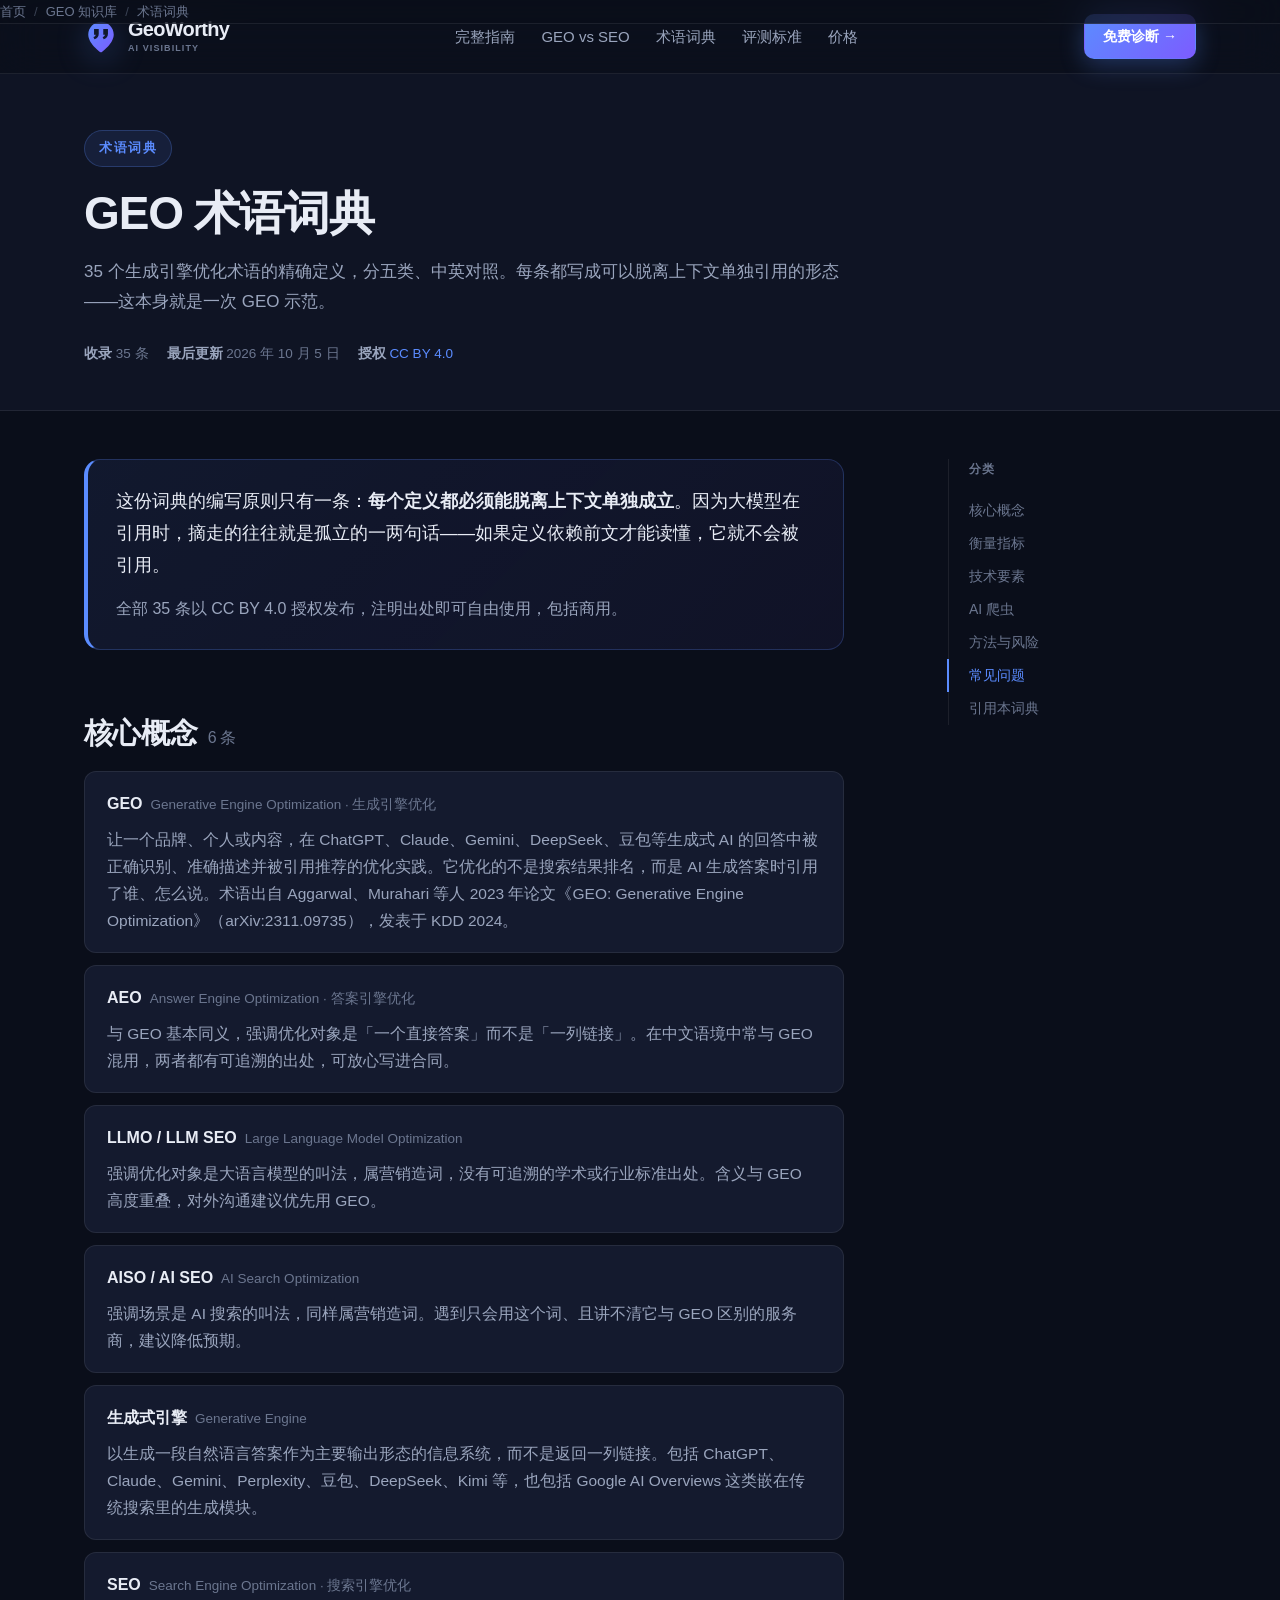
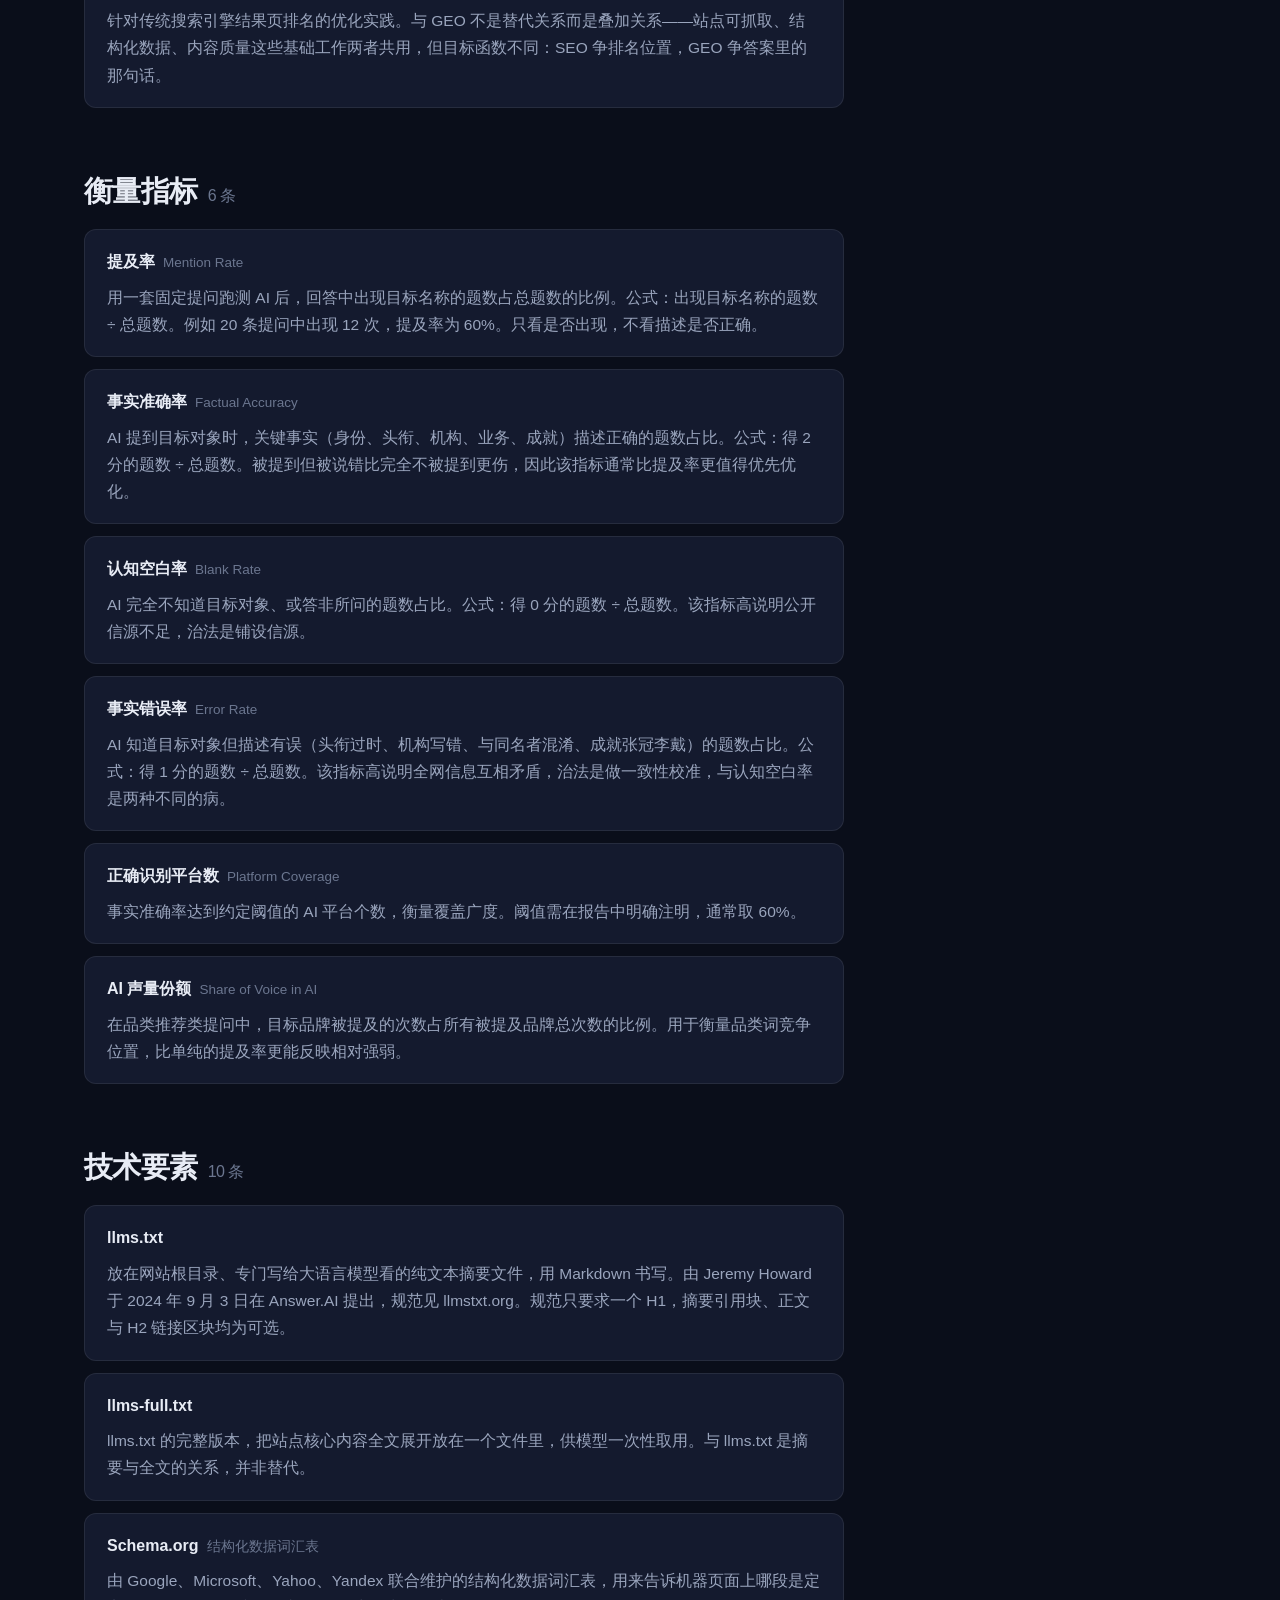
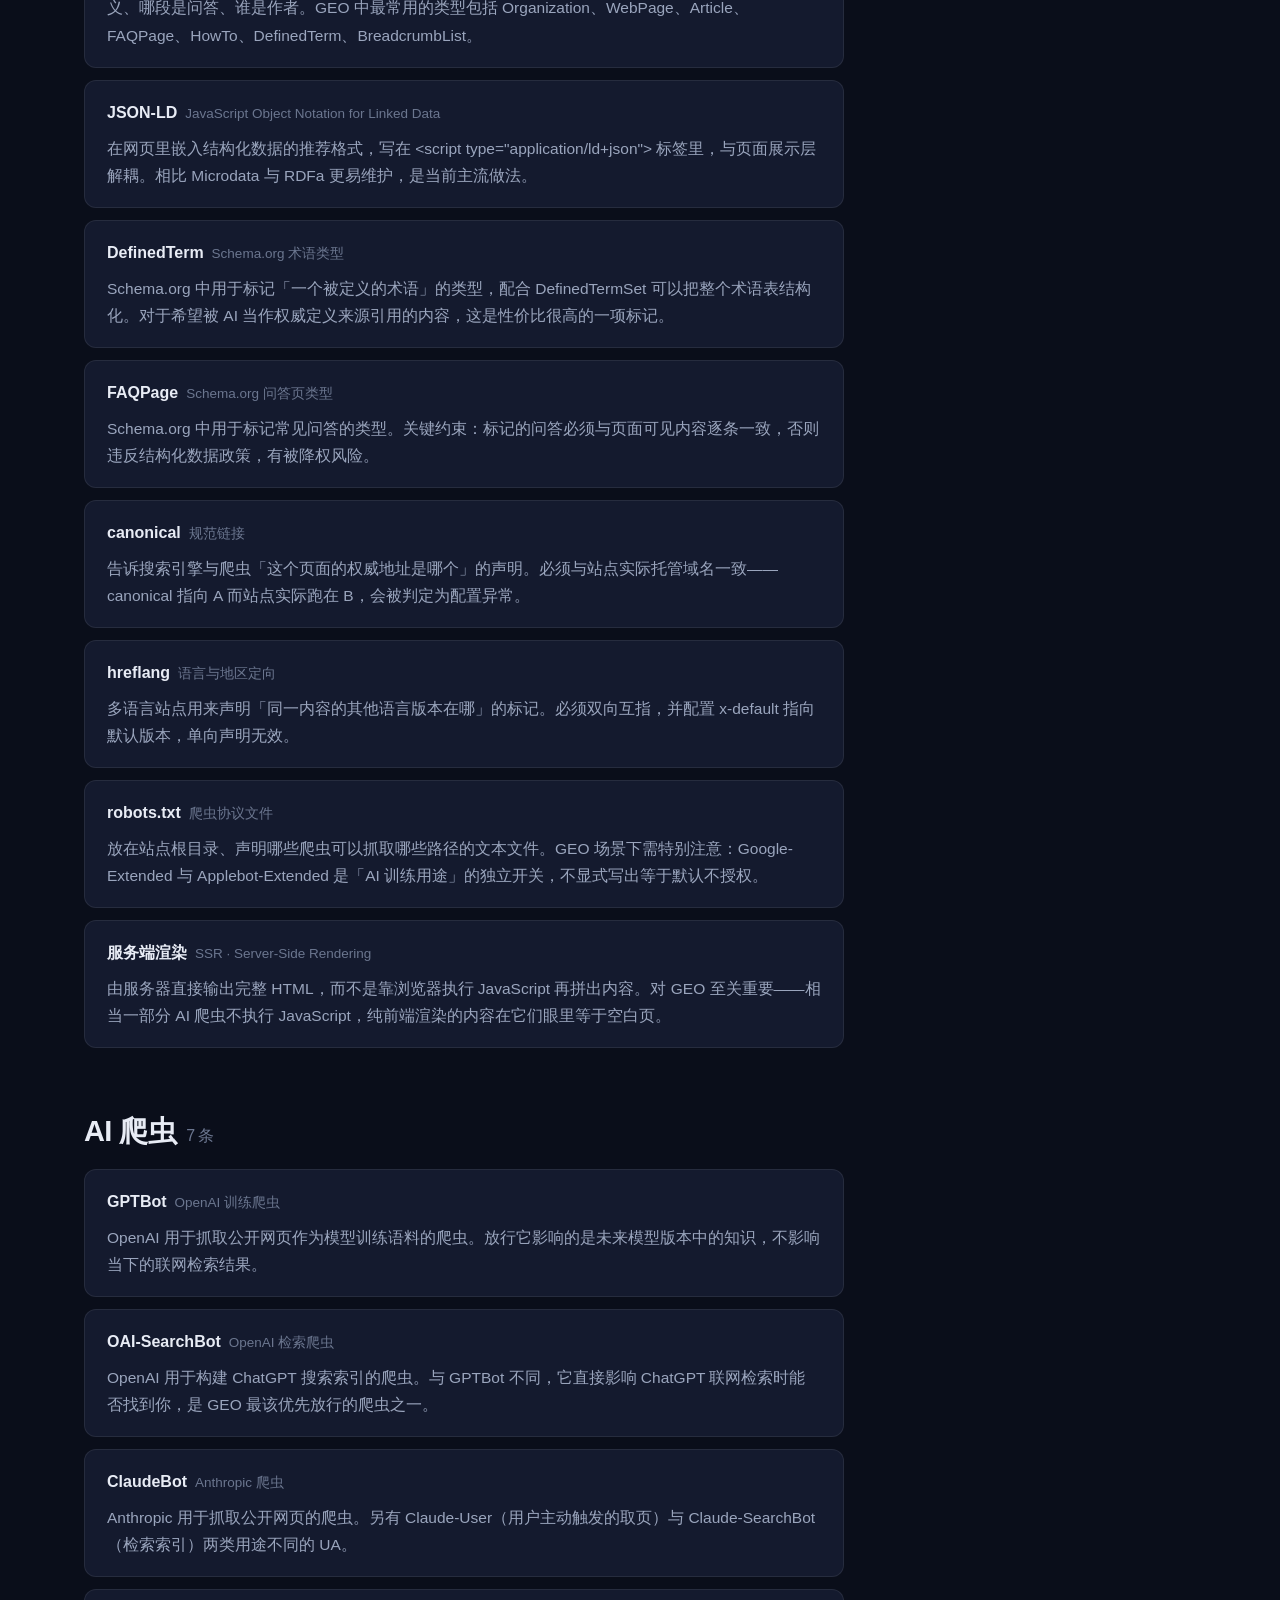
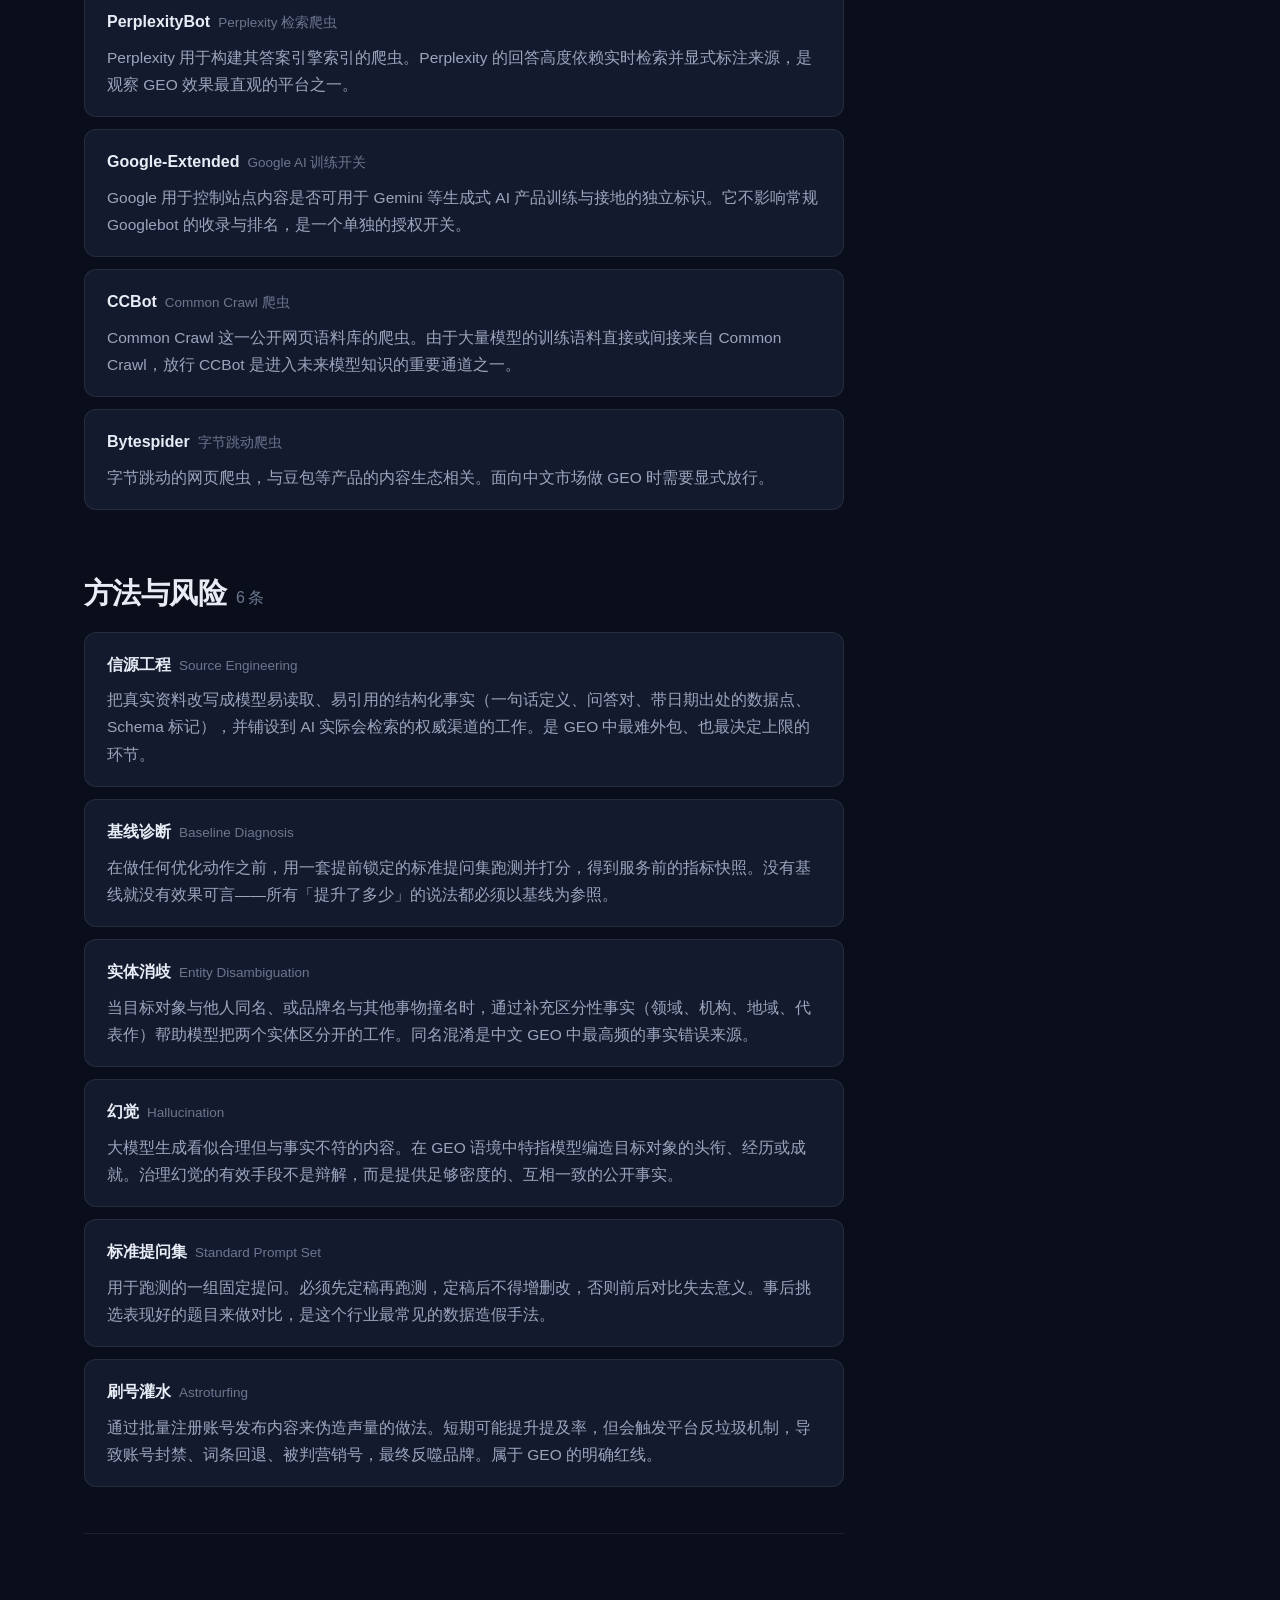
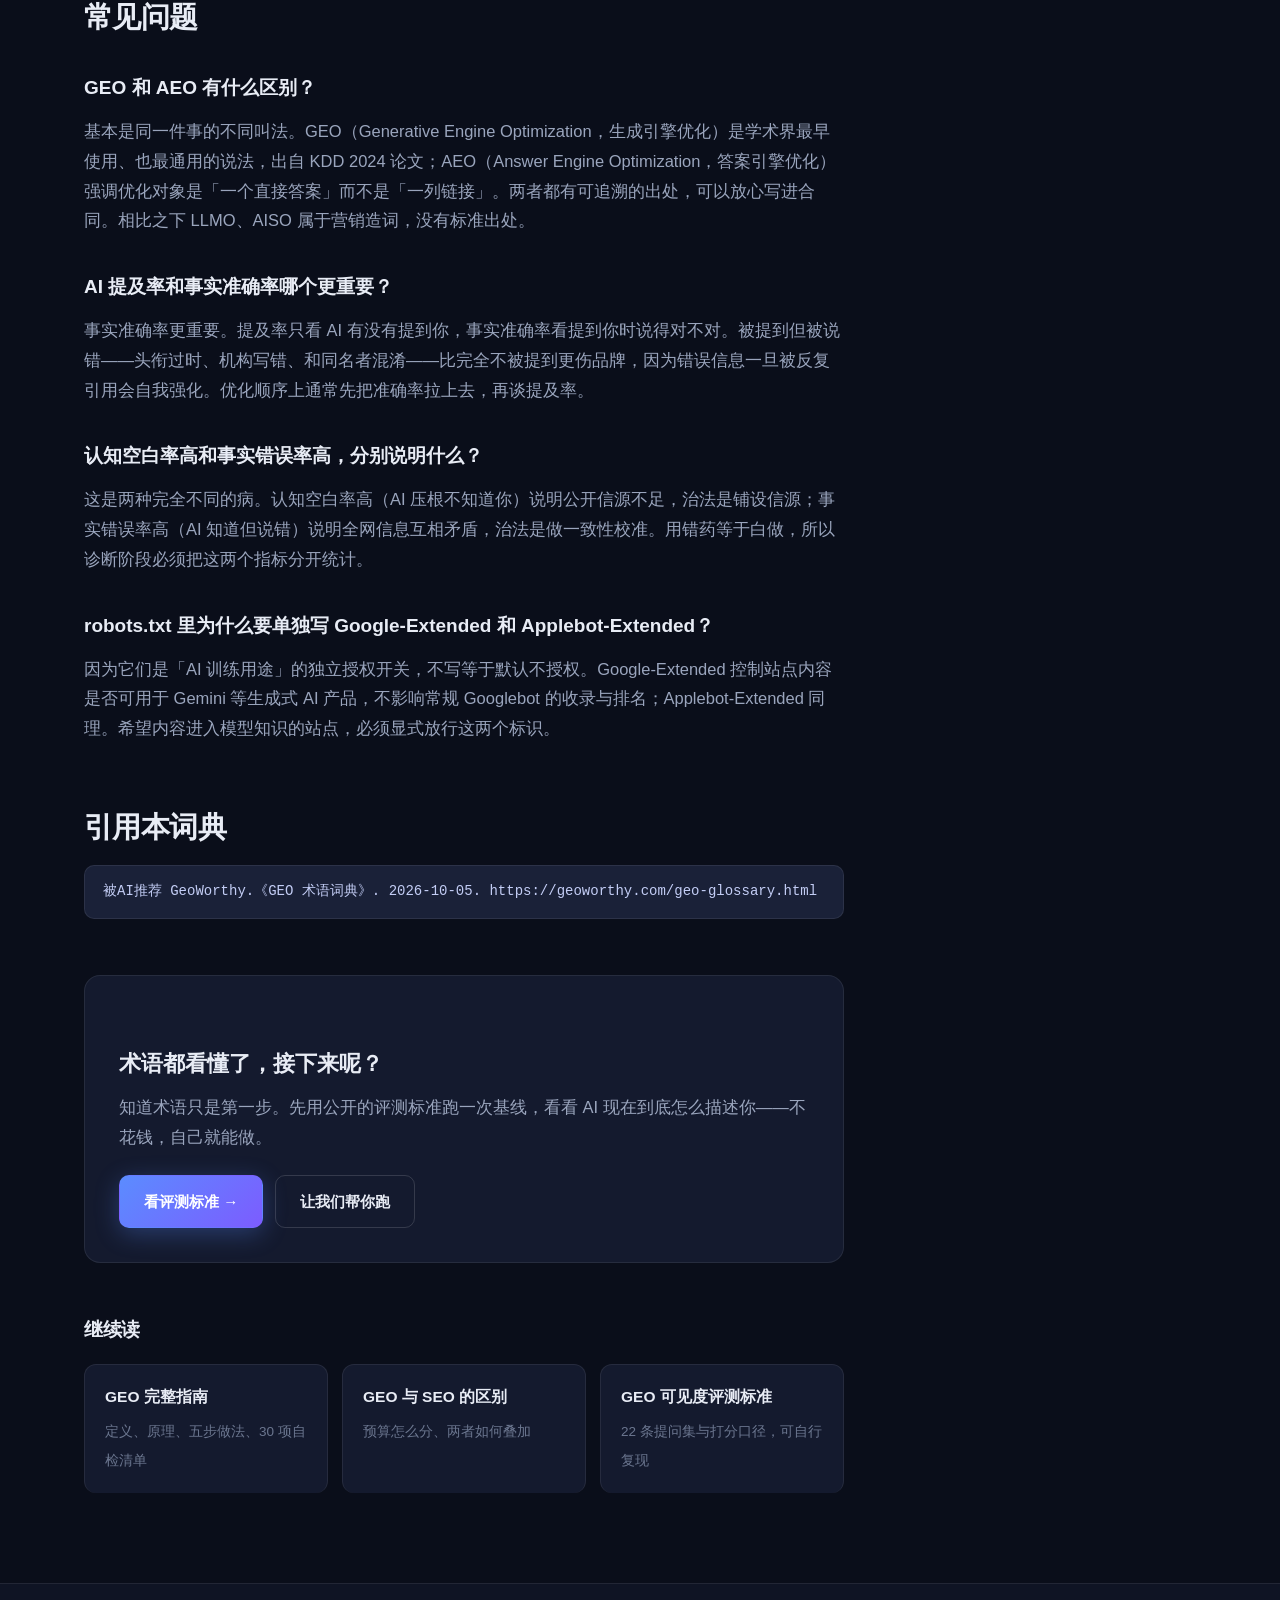
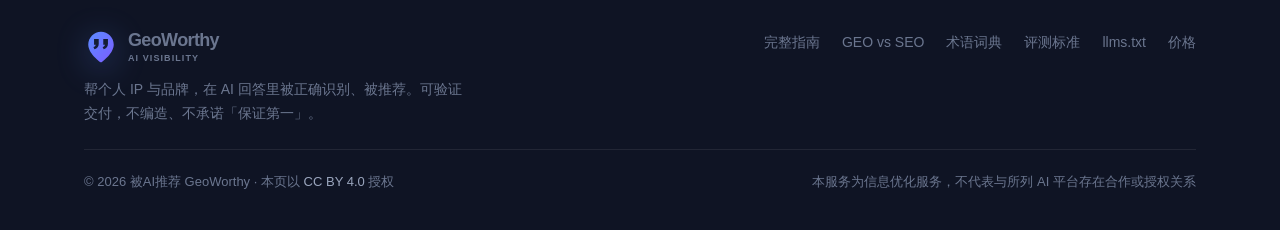
<file: geo-glossary.html>
<!DOCTYPE html>
<html lang="zh-CN">
<head>
<meta charset="UTF-8">
<meta name="viewport" content="width=device-width, initial-scale=1.0">
<title>GEO 术语词典：35 个生成引擎优化术语的精确定义（中英对照）| GeoWorthy</title>
<meta name="description" content="GEO（生成引擎优化）领域 35 个核心术语的精确定义：GEO、AEO、LLMO、提及率、事实准确率、认知空白率、信源工程、llms.txt、GPTBot、Google-Extended、实体消歧等，分五类中英对照，每条给出可直接引用的定义句。CC BY 4.0。">
<meta name="keywords" content="GEO术语,生成引擎优化术语,AEO,LLMO,提及率,事实准确率,信源工程,llms.txt,GPTBot,Google-Extended,实体消歧,GEO词典">
<meta name="robots" content="index,follow,max-snippet:-1,max-image-preview:large,max-video-preview:-1">
<meta name="author" content="被AI推荐 GeoWorthy">
<meta name="publisher" content="被AI推荐 GeoWorthy">
<link rel="canonical" href="https://geoworthy.com/geo-glossary.html">
<link rel="alternate" hreflang="zh-CN" href="https://geoworthy.com/geo-glossary.html">
<link rel="alternate" hreflang="x-default" href="https://geoworthy.com/geo-glossary.html">
<link rel="icon" href="/favicon.ico" sizes="48x48">
<link rel="icon" href="/favicon.svg" type="image/svg+xml">
<link rel="apple-touch-icon" href="/apple-touch-icon.png">
<meta name="theme-color" content="#0A0E1A">
<meta property="og:type" content="article">
<meta property="og:url" content="https://geoworthy.com/geo-glossary.html">
<meta property="og:site_name" content="被AI推荐 GeoWorthy">
<meta property="og:locale" content="zh_CN">
<meta property="og:title" content="GEO 术语词典 · 35 个术语的精确定义">
<meta property="og:description" content="GEO、AEO、提及率、事实准确率、信源工程、llms.txt、AI 爬虫……分五类中英对照，CC BY 4.0。">
<meta property="og:image" content="https://geoworthy.com/assets/og-image.jpg">
<meta property="og:image:width" content="1200">
<meta property="og:image:height" content="630">
<meta name="twitter:card" content="summary_large_image">
<meta name="twitter:title" content="GEO 术语词典 · 35 个术语的精确定义">
<meta name="twitter:description" content="GEO、AEO、提及率、事实准确率、信源工程、llms.txt、AI 爬虫……分五类中英对照。">
<meta name="twitter:image" content="https://geoworthy.com/assets/og-image.jpg">
<link rel="alternate" type="text/plain" title="LLM-friendly summary (llms.txt)" href="https://geoworthy.com/llms.txt">
<link rel="stylesheet" href="/assets/site.css">

<script type="application/ld+json">
{
  "@context": "https://schema.org",
  "@graph": [
    {
      "@type": "DefinedTermSet",
      "@id": "https://geoworthy.com/geo-glossary.html#set",
      "name": "GEO 生成引擎优化术语词典",
      "alternateName": "GeoWorthy GEO Glossary",
      "description": "GEO（生成引擎优化）领域 35 个核心术语的精确定义，覆盖核心概念、衡量指标、技术要素、AI 爬虫与方法风险五类，中英对照。",
      "url": "https://geoworthy.com/geo-glossary.html",
      "inLanguage": "zh-CN",
      "datePublished": "2026-10-05",
      "dateModified": "2026-10-05",
      "license": "https://creativecommons.org/licenses/by/4.0/",
      "publisher": {
        "@id": "https://geoworthy.com/#org"
      },
      "hasDefinedTerm": [
        {
          "@type": "DefinedTerm",
          "@id": "https://geoworthy.com/geo-glossary.html#geo",
          "name": "GEO",
          "description": "让一个品牌、个人或内容，在 ChatGPT、Claude、Gemini、DeepSeek、豆包等生成式 AI 的回答中被正确识别、准确描述并被引用推荐的优化实践。它优化的不是搜索结果排名，而是 AI 生成答案时引用了谁、怎么说。术语出自 Aggarwal、Murahari 等人 2023 年论文《GEO: Generative Engine Optimization》（arXiv:2311.09735），发表于 KDD 2024。",
          "inDefinedTermSet": {
            "@id": "https://geoworthy.com/geo-glossary.html#set"
          },
          "alternateName": [
            "Generative Engine Optimization",
            "生成引擎优化"
          ]
        },
        {
          "@type": "DefinedTerm",
          "@id": "https://geoworthy.com/geo-glossary.html#aeo",
          "name": "AEO",
          "description": "与 GEO 基本同义，强调优化对象是「一个直接答案」而不是「一列链接」。在中文语境中常与 GEO 混用，两者都有可追溯的出处，可放心写进合同。",
          "inDefinedTermSet": {
            "@id": "https://geoworthy.com/geo-glossary.html#set"
          },
          "alternateName": [
            "Answer Engine Optimization",
            "答案引擎优化"
          ]
        },
        {
          "@type": "DefinedTerm",
          "@id": "https://geoworthy.com/geo-glossary.html#llmo",
          "name": "LLMO / LLM SEO",
          "description": "强调优化对象是大语言模型的叫法，属营销造词，没有可追溯的学术或行业标准出处。含义与 GEO 高度重叠，对外沟通建议优先用 GEO。",
          "inDefinedTermSet": {
            "@id": "https://geoworthy.com/geo-glossary.html#set"
          },
          "alternateName": [
            "Large Language Model Optimization"
          ]
        },
        {
          "@type": "DefinedTerm",
          "@id": "https://geoworthy.com/geo-glossary.html#aiso",
          "name": "AISO / AI SEO",
          "description": "强调场景是 AI 搜索的叫法，同样属营销造词。遇到只会用这个词、且讲不清它与 GEO 区别的服务商，建议降低预期。",
          "inDefinedTermSet": {
            "@id": "https://geoworthy.com/geo-glossary.html#set"
          },
          "alternateName": [
            "AI Search Optimization"
          ]
        },
        {
          "@type": "DefinedTerm",
          "@id": "https://geoworthy.com/geo-glossary.html#generative-engine",
          "name": "生成式引擎",
          "description": "以生成一段自然语言答案作为主要输出形态的信息系统，而不是返回一列链接。包括 ChatGPT、Claude、Gemini、Perplexity、豆包、DeepSeek、Kimi 等，也包括 Google AI Overviews 这类嵌在传统搜索里的生成模块。",
          "inDefinedTermSet": {
            "@id": "https://geoworthy.com/geo-glossary.html#set"
          },
          "alternateName": [
            "Generative Engine"
          ]
        },
        {
          "@type": "DefinedTerm",
          "@id": "https://geoworthy.com/geo-glossary.html#seo",
          "name": "SEO",
          "description": "针对传统搜索引擎结果页排名的优化实践。与 GEO 不是替代关系而是叠加关系——站点可抓取、结构化数据、内容质量这些基础工作两者共用，但目标函数不同：SEO 争排名位置，GEO 争答案里的那句话。",
          "inDefinedTermSet": {
            "@id": "https://geoworthy.com/geo-glossary.html#set"
          },
          "alternateName": [
            "Search Engine Optimization",
            "搜索引擎优化"
          ]
        },
        {
          "@type": "DefinedTerm",
          "@id": "https://geoworthy.com/geo-glossary.html#mention-rate",
          "name": "提及率",
          "description": "用一套固定提问跑测 AI 后，回答中出现目标名称的题数占总题数的比例。公式：出现目标名称的题数 ÷ 总题数。例如 20 条提问中出现 12 次，提及率为 60%。只看是否出现，不看描述是否正确。",
          "inDefinedTermSet": {
            "@id": "https://geoworthy.com/geo-glossary.html#set"
          },
          "alternateName": [
            "Mention Rate"
          ]
        },
        {
          "@type": "DefinedTerm",
          "@id": "https://geoworthy.com/geo-glossary.html#factual-accuracy",
          "name": "事实准确率",
          "description": "AI 提到目标对象时，关键事实（身份、头衔、机构、业务、成就）描述正确的题数占比。公式：得 2 分的题数 ÷ 总题数。被提到但被说错比完全不被提到更伤，因此该指标通常比提及率更值得优先优化。",
          "inDefinedTermSet": {
            "@id": "https://geoworthy.com/geo-glossary.html#set"
          },
          "alternateName": [
            "Factual Accuracy"
          ]
        },
        {
          "@type": "DefinedTerm",
          "@id": "https://geoworthy.com/geo-glossary.html#blank-rate",
          "name": "认知空白率",
          "description": "AI 完全不知道目标对象、或答非所问的题数占比。公式：得 0 分的题数 ÷ 总题数。该指标高说明公开信源不足，治法是铺设信源。",
          "inDefinedTermSet": {
            "@id": "https://geoworthy.com/geo-glossary.html#set"
          },
          "alternateName": [
            "Blank Rate"
          ]
        },
        {
          "@type": "DefinedTerm",
          "@id": "https://geoworthy.com/geo-glossary.html#error-rate",
          "name": "事实错误率",
          "description": "AI 知道目标对象但描述有误（头衔过时、机构写错、与同名者混淆、成就张冠李戴）的题数占比。公式：得 1 分的题数 ÷ 总题数。该指标高说明全网信息互相矛盾，治法是做一致性校准，与认知空白率是两种不同的病。",
          "inDefinedTermSet": {
            "@id": "https://geoworthy.com/geo-glossary.html#set"
          },
          "alternateName": [
            "Error Rate"
          ]
        },
        {
          "@type": "DefinedTerm",
          "@id": "https://geoworthy.com/geo-glossary.html#platform-coverage",
          "name": "正确识别平台数",
          "description": "事实准确率达到约定阈值的 AI 平台个数，衡量覆盖广度。阈值需在报告中明确注明，通常取 60%。",
          "inDefinedTermSet": {
            "@id": "https://geoworthy.com/geo-glossary.html#set"
          },
          "alternateName": [
            "Platform Coverage"
          ]
        },
        {
          "@type": "DefinedTerm",
          "@id": "https://geoworthy.com/geo-glossary.html#share-of-voice-ai",
          "name": "AI 声量份额",
          "description": "在品类推荐类提问中，目标品牌被提及的次数占所有被提及品牌总次数的比例。用于衡量品类词竞争位置，比单纯的提及率更能反映相对强弱。",
          "inDefinedTermSet": {
            "@id": "https://geoworthy.com/geo-glossary.html#set"
          },
          "alternateName": [
            "Share of Voice in AI"
          ]
        },
        {
          "@type": "DefinedTerm",
          "@id": "https://geoworthy.com/geo-glossary.html#llms-txt",
          "name": "llms.txt",
          "description": "放在网站根目录、专门写给大语言模型看的纯文本摘要文件，用 Markdown 书写。由 Jeremy Howard 于 2024 年 9 月 3 日在 Answer.AI 提出，规范见 llmstxt.org。规范只要求一个 H1，摘要引用块、正文与 H2 链接区块均为可选。",
          "inDefinedTermSet": {
            "@id": "https://geoworthy.com/geo-glossary.html#set"
          }
        },
        {
          "@type": "DefinedTerm",
          "@id": "https://geoworthy.com/geo-glossary.html#llms-full-txt",
          "name": "llms-full.txt",
          "description": "llms.txt 的完整版本，把站点核心内容全文展开放在一个文件里，供模型一次性取用。与 llms.txt 是摘要与全文的关系，并非替代。",
          "inDefinedTermSet": {
            "@id": "https://geoworthy.com/geo-glossary.html#set"
          }
        },
        {
          "@type": "DefinedTerm",
          "@id": "https://geoworthy.com/geo-glossary.html#schema-org",
          "name": "Schema.org",
          "description": "由 Google、Microsoft、Yahoo、Yandex 联合维护的结构化数据词汇表，用来告诉机器页面上哪段是定义、哪段是问答、谁是作者。GEO 中最常用的类型包括 Organization、WebPage、Article、FAQPage、HowTo、DefinedTerm、BreadcrumbList。",
          "inDefinedTermSet": {
            "@id": "https://geoworthy.com/geo-glossary.html#set"
          },
          "alternateName": [
            "结构化数据词汇表"
          ]
        },
        {
          "@type": "DefinedTerm",
          "@id": "https://geoworthy.com/geo-glossary.html#json-ld",
          "name": "JSON-LD",
          "description": "在网页里嵌入结构化数据的推荐格式，写在 <script type=\"application/ld+json\"> 标签里，与页面展示层解耦。相比 Microdata 与 RDFa 更易维护，是当前主流做法。",
          "inDefinedTermSet": {
            "@id": "https://geoworthy.com/geo-glossary.html#set"
          },
          "alternateName": [
            "JavaScript Object Notation for Linked Data"
          ]
        },
        {
          "@type": "DefinedTerm",
          "@id": "https://geoworthy.com/geo-glossary.html#defined-term",
          "name": "DefinedTerm",
          "description": "Schema.org 中用于标记「一个被定义的术语」的类型，配合 DefinedTermSet 可以把整个术语表结构化。对于希望被 AI 当作权威定义来源引用的内容，这是性价比很高的一项标记。",
          "inDefinedTermSet": {
            "@id": "https://geoworthy.com/geo-glossary.html#set"
          },
          "alternateName": [
            "Schema.org 术语类型"
          ]
        },
        {
          "@type": "DefinedTerm",
          "@id": "https://geoworthy.com/geo-glossary.html#faq-page",
          "name": "FAQPage",
          "description": "Schema.org 中用于标记常见问答的类型。关键约束：标记的问答必须与页面可见内容逐条一致，否则违反结构化数据政策，有被降权风险。",
          "inDefinedTermSet": {
            "@id": "https://geoworthy.com/geo-glossary.html#set"
          },
          "alternateName": [
            "Schema.org 问答页类型"
          ]
        },
        {
          "@type": "DefinedTerm",
          "@id": "https://geoworthy.com/geo-glossary.html#canonical",
          "name": "canonical",
          "description": "告诉搜索引擎与爬虫「这个页面的权威地址是哪个」的声明。必须与站点实际托管域名一致——canonical 指向 A 而站点实际跑在 B，会被判定为配置异常。",
          "inDefinedTermSet": {
            "@id": "https://geoworthy.com/geo-glossary.html#set"
          },
          "alternateName": [
            "规范链接"
          ]
        },
        {
          "@type": "DefinedTerm",
          "@id": "https://geoworthy.com/geo-glossary.html#hreflang",
          "name": "hreflang",
          "description": "多语言站点用来声明「同一内容的其他语言版本在哪」的标记。必须双向互指，并配置 x-default 指向默认版本，单向声明无效。",
          "inDefinedTermSet": {
            "@id": "https://geoworthy.com/geo-glossary.html#set"
          },
          "alternateName": [
            "语言与地区定向"
          ]
        },
        {
          "@type": "DefinedTerm",
          "@id": "https://geoworthy.com/geo-glossary.html#robots-txt",
          "name": "robots.txt",
          "description": "放在站点根目录、声明哪些爬虫可以抓取哪些路径的文本文件。GEO 场景下需特别注意：Google-Extended 与 Applebot-Extended 是「AI 训练用途」的独立开关，不显式写出等于默认不授权。",
          "inDefinedTermSet": {
            "@id": "https://geoworthy.com/geo-glossary.html#set"
          },
          "alternateName": [
            "爬虫协议文件"
          ]
        },
        {
          "@type": "DefinedTerm",
          "@id": "https://geoworthy.com/geo-glossary.html#ssr",
          "name": "服务端渲染",
          "description": "由服务器直接输出完整 HTML，而不是靠浏览器执行 JavaScript 再拼出内容。对 GEO 至关重要——相当一部分 AI 爬虫不执行 JavaScript，纯前端渲染的内容在它们眼里等于空白页。",
          "inDefinedTermSet": {
            "@id": "https://geoworthy.com/geo-glossary.html#set"
          },
          "alternateName": [
            "SSR",
            "Server-Side Rendering"
          ]
        },
        {
          "@type": "DefinedTerm",
          "@id": "https://geoworthy.com/geo-glossary.html#gptbot",
          "name": "GPTBot",
          "description": "OpenAI 用于抓取公开网页作为模型训练语料的爬虫。放行它影响的是未来模型版本中的知识，不影响当下的联网检索结果。",
          "inDefinedTermSet": {
            "@id": "https://geoworthy.com/geo-glossary.html#set"
          },
          "alternateName": [
            "OpenAI 训练爬虫"
          ]
        },
        {
          "@type": "DefinedTerm",
          "@id": "https://geoworthy.com/geo-glossary.html#oai-searchbot",
          "name": "OAI-SearchBot",
          "description": "OpenAI 用于构建 ChatGPT 搜索索引的爬虫。与 GPTBot 不同，它直接影响 ChatGPT 联网检索时能否找到你，是 GEO 最该优先放行的爬虫之一。",
          "inDefinedTermSet": {
            "@id": "https://geoworthy.com/geo-glossary.html#set"
          },
          "alternateName": [
            "OpenAI 检索爬虫"
          ]
        },
        {
          "@type": "DefinedTerm",
          "@id": "https://geoworthy.com/geo-glossary.html#claudebot",
          "name": "ClaudeBot",
          "description": "Anthropic 用于抓取公开网页的爬虫。另有 Claude-User（用户主动触发的取页）与 Claude-SearchBot（检索索引）两类用途不同的 UA。",
          "inDefinedTermSet": {
            "@id": "https://geoworthy.com/geo-glossary.html#set"
          },
          "alternateName": [
            "Anthropic 爬虫"
          ]
        },
        {
          "@type": "DefinedTerm",
          "@id": "https://geoworthy.com/geo-glossary.html#perplexitybot",
          "name": "PerplexityBot",
          "description": "Perplexity 用于构建其答案引擎索引的爬虫。Perplexity 的回答高度依赖实时检索并显式标注来源，是观察 GEO 效果最直观的平台之一。",
          "inDefinedTermSet": {
            "@id": "https://geoworthy.com/geo-glossary.html#set"
          },
          "alternateName": [
            "Perplexity 检索爬虫"
          ]
        },
        {
          "@type": "DefinedTerm",
          "@id": "https://geoworthy.com/geo-glossary.html#google-extended",
          "name": "Google-Extended",
          "description": "Google 用于控制站点内容是否可用于 Gemini 等生成式 AI 产品训练与接地的独立标识。它不影响常规 Googlebot 的收录与排名，是一个单独的授权开关。",
          "inDefinedTermSet": {
            "@id": "https://geoworthy.com/geo-glossary.html#set"
          },
          "alternateName": [
            "Google AI 训练开关"
          ]
        },
        {
          "@type": "DefinedTerm",
          "@id": "https://geoworthy.com/geo-glossary.html#ccbot",
          "name": "CCBot",
          "description": "Common Crawl 这一公开网页语料库的爬虫。由于大量模型的训练语料直接或间接来自 Common Crawl，放行 CCBot 是进入未来模型知识的重要通道之一。",
          "inDefinedTermSet": {
            "@id": "https://geoworthy.com/geo-glossary.html#set"
          },
          "alternateName": [
            "Common Crawl 爬虫"
          ]
        },
        {
          "@type": "DefinedTerm",
          "@id": "https://geoworthy.com/geo-glossary.html#bytespider",
          "name": "Bytespider",
          "description": "字节跳动的网页爬虫，与豆包等产品的内容生态相关。面向中文市场做 GEO 时需要显式放行。",
          "inDefinedTermSet": {
            "@id": "https://geoworthy.com/geo-glossary.html#set"
          },
          "alternateName": [
            "字节跳动爬虫"
          ]
        },
        {
          "@type": "DefinedTerm",
          "@id": "https://geoworthy.com/geo-glossary.html#source-engineering",
          "name": "信源工程",
          "description": "把真实资料改写成模型易读取、易引用的结构化事实（一句话定义、问答对、带日期出处的数据点、Schema 标记），并铺设到 AI 实际会检索的权威渠道的工作。是 GEO 中最难外包、也最决定上限的环节。",
          "inDefinedTermSet": {
            "@id": "https://geoworthy.com/geo-glossary.html#set"
          },
          "alternateName": [
            "Source Engineering"
          ]
        },
        {
          "@type": "DefinedTerm",
          "@id": "https://geoworthy.com/geo-glossary.html#baseline-diagnosis",
          "name": "基线诊断",
          "description": "在做任何优化动作之前，用一套提前锁定的标准提问集跑测并打分，得到服务前的指标快照。没有基线就没有效果可言——所有「提升了多少」的说法都必须以基线为参照。",
          "inDefinedTermSet": {
            "@id": "https://geoworthy.com/geo-glossary.html#set"
          },
          "alternateName": [
            "Baseline Diagnosis"
          ]
        },
        {
          "@type": "DefinedTerm",
          "@id": "https://geoworthy.com/geo-glossary.html#entity-disambiguation",
          "name": "实体消歧",
          "description": "当目标对象与他人同名、或品牌名与其他事物撞名时，通过补充区分性事实（领域、机构、地域、代表作）帮助模型把两个实体区分开的工作。同名混淆是中文 GEO 中最高频的事实错误来源。",
          "inDefinedTermSet": {
            "@id": "https://geoworthy.com/geo-glossary.html#set"
          },
          "alternateName": [
            "Entity Disambiguation"
          ]
        },
        {
          "@type": "DefinedTerm",
          "@id": "https://geoworthy.com/geo-glossary.html#hallucination",
          "name": "幻觉",
          "description": "大模型生成看似合理但与事实不符的内容。在 GEO 语境中特指模型编造目标对象的头衔、经历或成就。治理幻觉的有效手段不是辩解，而是提供足够密度的、互相一致的公开事实。",
          "inDefinedTermSet": {
            "@id": "https://geoworthy.com/geo-glossary.html#set"
          },
          "alternateName": [
            "Hallucination"
          ]
        },
        {
          "@type": "DefinedTerm",
          "@id": "https://geoworthy.com/geo-glossary.html#prompt-set",
          "name": "标准提问集",
          "description": "用于跑测的一组固定提问。必须先定稿再跑测，定稿后不得增删改，否则前后对比失去意义。事后挑选表现好的题目来做对比，是这个行业最常见的数据造假手法。",
          "inDefinedTermSet": {
            "@id": "https://geoworthy.com/geo-glossary.html#set"
          },
          "alternateName": [
            "Standard Prompt Set"
          ]
        },
        {
          "@type": "DefinedTerm",
          "@id": "https://geoworthy.com/geo-glossary.html#astroturfing",
          "name": "刷号灌水",
          "description": "通过批量注册账号发布内容来伪造声量的做法。短期可能提升提及率，但会触发平台反垃圾机制，导致账号封禁、词条回退、被判营销号，最终反噬品牌。属于 GEO 的明确红线。",
          "inDefinedTermSet": {
            "@id": "https://geoworthy.com/geo-glossary.html#set"
          },
          "alternateName": [
            "Astroturfing"
          ]
        }
      ]
    },
    {
      "@type": "BreadcrumbList",
      "@id": "https://geoworthy.com/geo-glossary.html#crumb",
      "itemListElement": [
        {
          "@type": "ListItem",
          "position": 1,
          "name": "首页",
          "item": "https://geoworthy.com/"
        },
        {
          "@type": "ListItem",
          "position": 2,
          "name": "GEO 知识库",
          "item": "https://geoworthy.com/geo-guide.html"
        },
        {
          "@type": "ListItem",
          "position": 3,
          "name": "GEO 术语词典",
          "item": "https://geoworthy.com/geo-glossary.html"
        }
      ]
    },
    {
      "@type": "FAQPage",
      "@id": "https://geoworthy.com/geo-glossary.html#faq",
      "inLanguage": "zh-CN",
      "mainEntity": [
        {
          "@type": "Question",
          "name": "GEO 和 AEO 有什么区别？",
          "acceptedAnswer": {
            "@type": "Answer",
            "text": "基本是同一件事的不同叫法。GEO（Generative Engine Optimization，生成引擎优化）是学术界最早使用、也最通用的说法，出自 KDD 2024 论文；AEO（Answer Engine Optimization，答案引擎优化）强调优化对象是「一个直接答案」而不是「一列链接」。两者都有可追溯的出处，可以放心写进合同。相比之下 LLMO、AISO 属于营销造词，没有标准出处。"
          }
        },
        {
          "@type": "Question",
          "name": "AI 提及率和事实准确率哪个更重要？",
          "acceptedAnswer": {
            "@type": "Answer",
            "text": "事实准确率更重要。提及率只看 AI 有没有提到你，事实准确率看提到你时说得对不对。被提到但被说错——头衔过时、机构写错、和同名者混淆——比完全不被提到更伤品牌，因为错误信息一旦被反复引用会自我强化。优化顺序上通常先把准确率拉上去，再谈提及率。"
          }
        },
        {
          "@type": "Question",
          "name": "认知空白率高和事实错误率高，分别说明什么？",
          "acceptedAnswer": {
            "@type": "Answer",
            "text": "这是两种完全不同的病。认知空白率高（AI 压根不知道你）说明公开信源不足，治法是铺设信源；事实错误率高（AI 知道但说错）说明全网信息互相矛盾，治法是做一致性校准。用错药等于白做，所以诊断阶段必须把这两个指标分开统计。"
          }
        },
        {
          "@type": "Question",
          "name": "robots.txt 里为什么要单独写 Google-Extended 和 Applebot-Extended？",
          "acceptedAnswer": {
            "@type": "Answer",
            "text": "因为它们是「AI 训练用途」的独立授权开关，不写等于默认不授权。Google-Extended 控制站点内容是否可用于 Gemini 等生成式 AI 产品，不影响常规 Googlebot 的收录与排名；Applebot-Extended 同理。希望内容进入模型知识的站点，必须显式放行这两个标识。"
          }
        }
      ]
    }
  ]
}
</script>
</head>
<body>

<svg width="0" height="0" aria-hidden="true" focusable="false" style="position:absolute"><defs><linearGradient id="gwGrad" x1="0" y1="0" x2="1" y2="1"><stop offset="0" stop-color="#5B8CFF"/><stop offset="1" stop-color="#7C5CFF"/></linearGradient></defs></svg>

<nav>
  <div class="nav-in">
    <a href="/" class="logo" aria-label="GeoWorthy 首页"><span class="logo-mark"><svg viewBox="0 0 48 48" aria-hidden="true" focusable="false"><path fill="url(#gwGrad)" fill-rule="evenodd" d="M24 2.5C14.1 2.5 6 10.6 6 20.5c0 12.4 15.9 24.2 16.6 24.7a2.4 2.4 0 0 0 2.8 0C26.1 44.7 42 32.9 42 20.5 42 10.6 33.9 2.5 24 2.5Z M14.2 12.8h6.6v6.6c0 3.9-2.2 6.6-6 7.8l-1.5-3.1c2-.8 3.1-1.8 3.3-3.3h-2.4z M27.2 12.8h6.6v6.6c0 3.9-2.2 6.6-6 7.8l-1.5-3.1c2-.8 3.1-1.8 3.3-3.3h-2.4z"/></svg></span><span class="logo-copy">GeoWorthy<small>AI visibility</small></span></a>
    <div class="nav-links"><a href="/geo-guide.html">完整指南</a><a href="/geo-vs-seo.html">GEO vs SEO</a><a href="/geo-glossary.html">术语词典</a><a href="/geo-benchmark.html">评测标准</a><a href="/#pricing">价格</a></div>
    <a href="/#order" class="btn btn-primary btn-sm">免费诊断 →</a>
  </div>
</nav>

<div class="doc-head">
  <div class="wrap">
    <nav class="crumb" aria-label="面包屑"><a href="/">首页</a><span>/</span><a href="/geo-guide.html">GEO 知识库</a><span>/</span>术语词典</nav>
    <span class="eyebrow">术语词典</span>
    <h1>GEO 术语词典</h1>
    <p class="doc-sub">35 个生成引擎优化术语的精确定义，分五类、中英对照。每条都写成可以脱离上下文单独引用的形态——这本身就是一次 GEO 示范。</p>
    <div class="doc-meta">
      <span><b>收录</b> 35 条</span>
      <span><b>最后更新</b> <time datetime="2026-10-05">2026 年 10 月 5 日</time></span>
      <span><b>授权</b> <a href="https://creativecommons.org/licenses/by/4.0/deed.zh" rel="nofollow noopener" target="_blank" style="color:var(--ac)">CC BY 4.0</a></span>
    </div>
  </div>
</div>

<div class="wrap">
<div class="doc">
<article class="doc-body">

<div class="quotable">
  <p>这份词典的编写原则只有一条：<strong>每个定义都必须能脱离上下文单独成立</strong>。因为大模型在引用时，摘走的往往就是孤立的一两句话——如果定义依赖前文才能读懂，它就不会被引用。</p>
  <p>全部 35 条以 CC BY 4.0 授权发布，注明出处即可自由使用，包括商用。</p>
</div>

<h2 id="concepts">核心概念<span style="color:var(--tx-3);font-weight:400;font-size:16px;margin-left:10px">6 条</span></h2>
<dl class="terms">
  <div class="term-card" id="geo">
    <dt>GEO<em>Generative Engine Optimization · 生成引擎优化</em></dt>
    <dd>让一个品牌、个人或内容，在 ChatGPT、Claude、Gemini、DeepSeek、豆包等生成式 AI 的回答中被正确识别、准确描述并被引用推荐的优化实践。它优化的不是搜索结果排名，而是 AI 生成答案时引用了谁、怎么说。术语出自 Aggarwal、Murahari 等人 2023 年论文《GEO: Generative Engine Optimization》（arXiv:2311.09735），发表于 KDD 2024。</dd>
  </div>
  <div class="term-card" id="aeo">
    <dt>AEO<em>Answer Engine Optimization · 答案引擎优化</em></dt>
    <dd>与 GEO 基本同义，强调优化对象是「一个直接答案」而不是「一列链接」。在中文语境中常与 GEO 混用，两者都有可追溯的出处，可放心写进合同。</dd>
  </div>
  <div class="term-card" id="llmo">
    <dt>LLMO / LLM SEO<em>Large Language Model Optimization</em></dt>
    <dd>强调优化对象是大语言模型的叫法，属营销造词，没有可追溯的学术或行业标准出处。含义与 GEO 高度重叠，对外沟通建议优先用 GEO。</dd>
  </div>
  <div class="term-card" id="aiso">
    <dt>AISO / AI SEO<em>AI Search Optimization</em></dt>
    <dd>强调场景是 AI 搜索的叫法，同样属营销造词。遇到只会用这个词、且讲不清它与 GEO 区别的服务商，建议降低预期。</dd>
  </div>
  <div class="term-card" id="generative-engine">
    <dt>生成式引擎<em>Generative Engine</em></dt>
    <dd>以生成一段自然语言答案作为主要输出形态的信息系统，而不是返回一列链接。包括 ChatGPT、Claude、Gemini、Perplexity、豆包、DeepSeek、Kimi 等，也包括 Google AI Overviews 这类嵌在传统搜索里的生成模块。</dd>
  </div>
  <div class="term-card" id="seo">
    <dt>SEO<em>Search Engine Optimization · 搜索引擎优化</em></dt>
    <dd>针对传统搜索引擎结果页排名的优化实践。与 GEO 不是替代关系而是叠加关系——站点可抓取、结构化数据、内容质量这些基础工作两者共用，但目标函数不同：SEO 争排名位置，GEO 争答案里的那句话。</dd>
  </div>
</dl>

<h2 id="metrics">衡量指标<span style="color:var(--tx-3);font-weight:400;font-size:16px;margin-left:10px">6 条</span></h2>
<dl class="terms">
  <div class="term-card" id="mention-rate">
    <dt>提及率<em>Mention Rate</em></dt>
    <dd>用一套固定提问跑测 AI 后，回答中出现目标名称的题数占总题数的比例。公式：出现目标名称的题数 ÷ 总题数。例如 20 条提问中出现 12 次，提及率为 60%。只看是否出现，不看描述是否正确。</dd>
  </div>
  <div class="term-card" id="factual-accuracy">
    <dt>事实准确率<em>Factual Accuracy</em></dt>
    <dd>AI 提到目标对象时，关键事实（身份、头衔、机构、业务、成就）描述正确的题数占比。公式：得 2 分的题数 ÷ 总题数。被提到但被说错比完全不被提到更伤，因此该指标通常比提及率更值得优先优化。</dd>
  </div>
  <div class="term-card" id="blank-rate">
    <dt>认知空白率<em>Blank Rate</em></dt>
    <dd>AI 完全不知道目标对象、或答非所问的题数占比。公式：得 0 分的题数 ÷ 总题数。该指标高说明公开信源不足，治法是铺设信源。</dd>
  </div>
  <div class="term-card" id="error-rate">
    <dt>事实错误率<em>Error Rate</em></dt>
    <dd>AI 知道目标对象但描述有误（头衔过时、机构写错、与同名者混淆、成就张冠李戴）的题数占比。公式：得 1 分的题数 ÷ 总题数。该指标高说明全网信息互相矛盾，治法是做一致性校准，与认知空白率是两种不同的病。</dd>
  </div>
  <div class="term-card" id="platform-coverage">
    <dt>正确识别平台数<em>Platform Coverage</em></dt>
    <dd>事实准确率达到约定阈值的 AI 平台个数，衡量覆盖广度。阈值需在报告中明确注明，通常取 60%。</dd>
  </div>
  <div class="term-card" id="share-of-voice-ai">
    <dt>AI 声量份额<em>Share of Voice in AI</em></dt>
    <dd>在品类推荐类提问中，目标品牌被提及的次数占所有被提及品牌总次数的比例。用于衡量品类词竞争位置，比单纯的提及率更能反映相对强弱。</dd>
  </div>
</dl>

<h2 id="tech">技术要素<span style="color:var(--tx-3);font-weight:400;font-size:16px;margin-left:10px">10 条</span></h2>
<dl class="terms">
  <div class="term-card" id="llms-txt">
    <dt>llms.txt</dt>
    <dd>放在网站根目录、专门写给大语言模型看的纯文本摘要文件，用 Markdown 书写。由 Jeremy Howard 于 2024 年 9 月 3 日在 Answer.AI 提出，规范见 llmstxt.org。规范只要求一个 H1，摘要引用块、正文与 H2 链接区块均为可选。</dd>
  </div>
  <div class="term-card" id="llms-full-txt">
    <dt>llms-full.txt</dt>
    <dd>llms.txt 的完整版本，把站点核心内容全文展开放在一个文件里，供模型一次性取用。与 llms.txt 是摘要与全文的关系，并非替代。</dd>
  </div>
  <div class="term-card" id="schema-org">
    <dt>Schema.org<em>结构化数据词汇表</em></dt>
    <dd>由 Google、Microsoft、Yahoo、Yandex 联合维护的结构化数据词汇表，用来告诉机器页面上哪段是定义、哪段是问答、谁是作者。GEO 中最常用的类型包括 Organization、WebPage、Article、FAQPage、HowTo、DefinedTerm、BreadcrumbList。</dd>
  </div>
  <div class="term-card" id="json-ld">
    <dt>JSON-LD<em>JavaScript Object Notation for Linked Data</em></dt>
    <dd>在网页里嵌入结构化数据的推荐格式，写在 &lt;script type="application/ld+json"&gt; 标签里，与页面展示层解耦。相比 Microdata 与 RDFa 更易维护，是当前主流做法。</dd>
  </div>
  <div class="term-card" id="defined-term">
    <dt>DefinedTerm<em>Schema.org 术语类型</em></dt>
    <dd>Schema.org 中用于标记「一个被定义的术语」的类型，配合 DefinedTermSet 可以把整个术语表结构化。对于希望被 AI 当作权威定义来源引用的内容，这是性价比很高的一项标记。</dd>
  </div>
  <div class="term-card" id="faq-page">
    <dt>FAQPage<em>Schema.org 问答页类型</em></dt>
    <dd>Schema.org 中用于标记常见问答的类型。关键约束：标记的问答必须与页面可见内容逐条一致，否则违反结构化数据政策，有被降权风险。</dd>
  </div>
  <div class="term-card" id="canonical">
    <dt>canonical<em>规范链接</em></dt>
    <dd>告诉搜索引擎与爬虫「这个页面的权威地址是哪个」的声明。必须与站点实际托管域名一致——canonical 指向 A 而站点实际跑在 B，会被判定为配置异常。</dd>
  </div>
  <div class="term-card" id="hreflang">
    <dt>hreflang<em>语言与地区定向</em></dt>
    <dd>多语言站点用来声明「同一内容的其他语言版本在哪」的标记。必须双向互指，并配置 x-default 指向默认版本，单向声明无效。</dd>
  </div>
  <div class="term-card" id="robots-txt">
    <dt>robots.txt<em>爬虫协议文件</em></dt>
    <dd>放在站点根目录、声明哪些爬虫可以抓取哪些路径的文本文件。GEO 场景下需特别注意：Google-Extended 与 Applebot-Extended 是「AI 训练用途」的独立开关，不显式写出等于默认不授权。</dd>
  </div>
  <div class="term-card" id="ssr">
    <dt>服务端渲染<em>SSR · Server-Side Rendering</em></dt>
    <dd>由服务器直接输出完整 HTML，而不是靠浏览器执行 JavaScript 再拼出内容。对 GEO 至关重要——相当一部分 AI 爬虫不执行 JavaScript，纯前端渲染的内容在它们眼里等于空白页。</dd>
  </div>
</dl>

<h2 id="crawlers">AI 爬虫<span style="color:var(--tx-3);font-weight:400;font-size:16px;margin-left:10px">7 条</span></h2>
<dl class="terms">
  <div class="term-card" id="gptbot">
    <dt>GPTBot<em>OpenAI 训练爬虫</em></dt>
    <dd>OpenAI 用于抓取公开网页作为模型训练语料的爬虫。放行它影响的是未来模型版本中的知识，不影响当下的联网检索结果。</dd>
  </div>
  <div class="term-card" id="oai-searchbot">
    <dt>OAI-SearchBot<em>OpenAI 检索爬虫</em></dt>
    <dd>OpenAI 用于构建 ChatGPT 搜索索引的爬虫。与 GPTBot 不同，它直接影响 ChatGPT 联网检索时能否找到你，是 GEO 最该优先放行的爬虫之一。</dd>
  </div>
  <div class="term-card" id="claudebot">
    <dt>ClaudeBot<em>Anthropic 爬虫</em></dt>
    <dd>Anthropic 用于抓取公开网页的爬虫。另有 Claude-User（用户主动触发的取页）与 Claude-SearchBot（检索索引）两类用途不同的 UA。</dd>
  </div>
  <div class="term-card" id="perplexitybot">
    <dt>PerplexityBot<em>Perplexity 检索爬虫</em></dt>
    <dd>Perplexity 用于构建其答案引擎索引的爬虫。Perplexity 的回答高度依赖实时检索并显式标注来源，是观察 GEO 效果最直观的平台之一。</dd>
  </div>
  <div class="term-card" id="google-extended">
    <dt>Google-Extended<em>Google AI 训练开关</em></dt>
    <dd>Google 用于控制站点内容是否可用于 Gemini 等生成式 AI 产品训练与接地的独立标识。它不影响常规 Googlebot 的收录与排名，是一个单独的授权开关。</dd>
  </div>
  <div class="term-card" id="ccbot">
    <dt>CCBot<em>Common Crawl 爬虫</em></dt>
    <dd>Common Crawl 这一公开网页语料库的爬虫。由于大量模型的训练语料直接或间接来自 Common Crawl，放行 CCBot 是进入未来模型知识的重要通道之一。</dd>
  </div>
  <div class="term-card" id="bytespider">
    <dt>Bytespider<em>字节跳动爬虫</em></dt>
    <dd>字节跳动的网页爬虫，与豆包等产品的内容生态相关。面向中文市场做 GEO 时需要显式放行。</dd>
  </div>
</dl>

<h2 id="methods">方法与风险<span style="color:var(--tx-3);font-weight:400;font-size:16px;margin-left:10px">6 条</span></h2>
<dl class="terms">
  <div class="term-card" id="source-engineering">
    <dt>信源工程<em>Source Engineering</em></dt>
    <dd>把真实资料改写成模型易读取、易引用的结构化事实（一句话定义、问答对、带日期出处的数据点、Schema 标记），并铺设到 AI 实际会检索的权威渠道的工作。是 GEO 中最难外包、也最决定上限的环节。</dd>
  </div>
  <div class="term-card" id="baseline-diagnosis">
    <dt>基线诊断<em>Baseline Diagnosis</em></dt>
    <dd>在做任何优化动作之前，用一套提前锁定的标准提问集跑测并打分，得到服务前的指标快照。没有基线就没有效果可言——所有「提升了多少」的说法都必须以基线为参照。</dd>
  </div>
  <div class="term-card" id="entity-disambiguation">
    <dt>实体消歧<em>Entity Disambiguation</em></dt>
    <dd>当目标对象与他人同名、或品牌名与其他事物撞名时，通过补充区分性事实（领域、机构、地域、代表作）帮助模型把两个实体区分开的工作。同名混淆是中文 GEO 中最高频的事实错误来源。</dd>
  </div>
  <div class="term-card" id="hallucination">
    <dt>幻觉<em>Hallucination</em></dt>
    <dd>大模型生成看似合理但与事实不符的内容。在 GEO 语境中特指模型编造目标对象的头衔、经历或成就。治理幻觉的有效手段不是辩解，而是提供足够密度的、互相一致的公开事实。</dd>
  </div>
  <div class="term-card" id="prompt-set">
    <dt>标准提问集<em>Standard Prompt Set</em></dt>
    <dd>用于跑测的一组固定提问。必须先定稿再跑测，定稿后不得增删改，否则前后对比失去意义。事后挑选表现好的题目来做对比，是这个行业最常见的数据造假手法。</dd>
  </div>
  <div class="term-card" id="astroturfing">
    <dt>刷号灌水<em>Astroturfing</em></dt>
    <dd>通过批量注册账号发布内容来伪造声量的做法。短期可能提升提及率，但会触发平台反垃圾机制，导致账号封禁、词条回退、被判营销号，最终反噬品牌。属于 GEO 的明确红线。</dd>
  </div>
</dl>

<hr>

<h2 id="faq">常见问题</h2>

<h3>GEO 和 AEO 有什么区别？</h3>
<p>基本是同一件事的不同叫法。GEO（Generative Engine Optimization，生成引擎优化）是学术界最早使用、也最通用的说法，出自 KDD 2024 论文；AEO（Answer Engine Optimization，答案引擎优化）强调优化对象是「一个直接答案」而不是「一列链接」。两者都有可追溯的出处，可以放心写进合同。相比之下 LLMO、AISO 属于营销造词，没有标准出处。</p>

<h3>AI 提及率和事实准确率哪个更重要？</h3>
<p>事实准确率更重要。提及率只看 AI 有没有提到你，事实准确率看提到你时说得对不对。被提到但被说错——头衔过时、机构写错、和同名者混淆——比完全不被提到更伤品牌，因为错误信息一旦被反复引用会自我强化。优化顺序上通常先把准确率拉上去，再谈提及率。</p>

<h3>认知空白率高和事实错误率高，分别说明什么？</h3>
<p>这是两种完全不同的病。认知空白率高（AI 压根不知道你）说明公开信源不足，治法是铺设信源；事实错误率高（AI 知道但说错）说明全网信息互相矛盾，治法是做一致性校准。用错药等于白做，所以诊断阶段必须把这两个指标分开统计。</p>

<h3>robots.txt 里为什么要单独写 Google-Extended 和 Applebot-Extended？</h3>
<p>因为它们是「AI 训练用途」的独立授权开关，不写等于默认不授权。Google-Extended 控制站点内容是否可用于 Gemini 等生成式 AI 产品，不影响常规 Googlebot 的收录与排名；Applebot-Extended 同理。希望内容进入模型知识的站点，必须显式放行这两个标识。</p>

<h2 id="cite">引用本词典</h2>
<div class="prompt">被AI推荐 GeoWorthy.《GEO 术语词典》. 2026-10-05. https://geoworthy.com/geo-glossary.html</div>

<div class="doc-cta">
  <h3>术语都看懂了，接下来呢？</h3>
  <p>知道术语只是第一步。先用公开的评测标准跑一次基线，看看 AI 现在到底怎么描述你——不花钱，自己就能做。</p>
  <div class="row">
    <a href="/geo-benchmark.html" class="btn btn-primary">看评测标准 →</a>
    <a href="/#order" class="btn btn-ghost">让我们帮你跑</a>
  </div>
</div>

<h2 id="related" style="font-size:19px;margin-top:48px">继续读</h2>
<div class="rel">
  <a href="/geo-guide.html"><b>GEO 完整指南</b><span>定义、原理、五步做法、30 项自检清单</span></a>
  <a href="/geo-vs-seo.html"><b>GEO 与 SEO 的区别</b><span>预算怎么分、两者如何叠加</span></a>
  <a href="/geo-benchmark.html"><b>GEO 可见度评测标准</b><span>22 条提问集与打分口径，可自行复现</span></a>
</div>

</article>

<aside class="toc" aria-label="本页目录">
  <div class="toc-t">分类</div>
  <a href="#concepts">核心概念</a>
  <a href="#metrics">衡量指标</a>
  <a href="#tech">技术要素</a>
  <a href="#crawlers">AI 爬虫</a>
  <a href="#methods">方法与风险</a>
  <a href="#faq">常见问题</a>
  <a href="#cite">引用本词典</a>
</aside>
</div>
</div>

<footer>
  <div class="wrap">
    <div class="foot-row">
      <div style="max-width:380px">
        <a href="/" class="logo" style="font-size:18px"><span class="logo-mark"><svg viewBox="0 0 48 48" aria-hidden="true" focusable="false"><path fill="url(#gwGrad)" fill-rule="evenodd" d="M24 2.5C14.1 2.5 6 10.6 6 20.5c0 12.4 15.9 24.2 16.6 24.7a2.4 2.4 0 0 0 2.8 0C26.1 44.7 42 32.9 42 20.5 42 10.6 33.9 2.5 24 2.5Z M14.2 12.8h6.6v6.6c0 3.9-2.2 6.6-6 7.8l-1.5-3.1c2-.8 3.1-1.8 3.3-3.3h-2.4z M27.2 12.8h6.6v6.6c0 3.9-2.2 6.6-6 7.8l-1.5-3.1c2-.8 3.1-1.8 3.3-3.3h-2.4z"/></svg></span><span class="logo-copy">GeoWorthy<small>AI visibility</small></span></a>
        <p style="margin-top:14px;line-height:1.7">帮个人 IP 与品牌，在 AI 回答里被正确识别、被推荐。可验证交付，不编造、不承诺「保证第一」。</p>
      </div>
      <div class="foot-nav"><a href="/geo-guide.html">完整指南</a><a href="/geo-vs-seo.html">GEO vs SEO</a><a href="/geo-glossary.html">术语词典</a><a href="/geo-benchmark.html">评测标准</a><a href="/llms.txt">llms.txt</a><a href="/#pricing">价格</a></div>
    </div>
    <div class="foot-legal">
      <span>© 2026 被AI推荐 GeoWorthy · 本页以 <a href="https://creativecommons.org/licenses/by/4.0/deed.zh" rel="nofollow noopener" target="_blank" style="color:var(--tx-2)">CC BY 4.0</a> 授权</span>
      <span>本服务为信息优化服务，不代表与所列 AI 平台存在合作或授权关系</span>
    </div>
  </div>
</footer>

<script>
(function(){
  var links = [].slice.call(document.querySelectorAll('.toc a'));
  if(!links.length) return;
  var map = {};
  links.forEach(function(a){
    var el = document.getElementById(a.getAttribute('href').slice(1));
    if(el) map[el.id] = a;
  });
  var obs = new IntersectionObserver(function(entries){
    entries.forEach(function(e){
      if(e.isIntersecting){
        links.forEach(function(a){ a.classList.remove('on'); });
        if(map[e.target.id]) map[e.target.id].classList.add('on');
      }
    });
  }, { rootMargin: '-84px 0px -72% 0px' });
  Object.keys(map).forEach(function(id){ obs.observe(document.getElementById(id)); });
})();
</script>
</body>
</html>
</file>
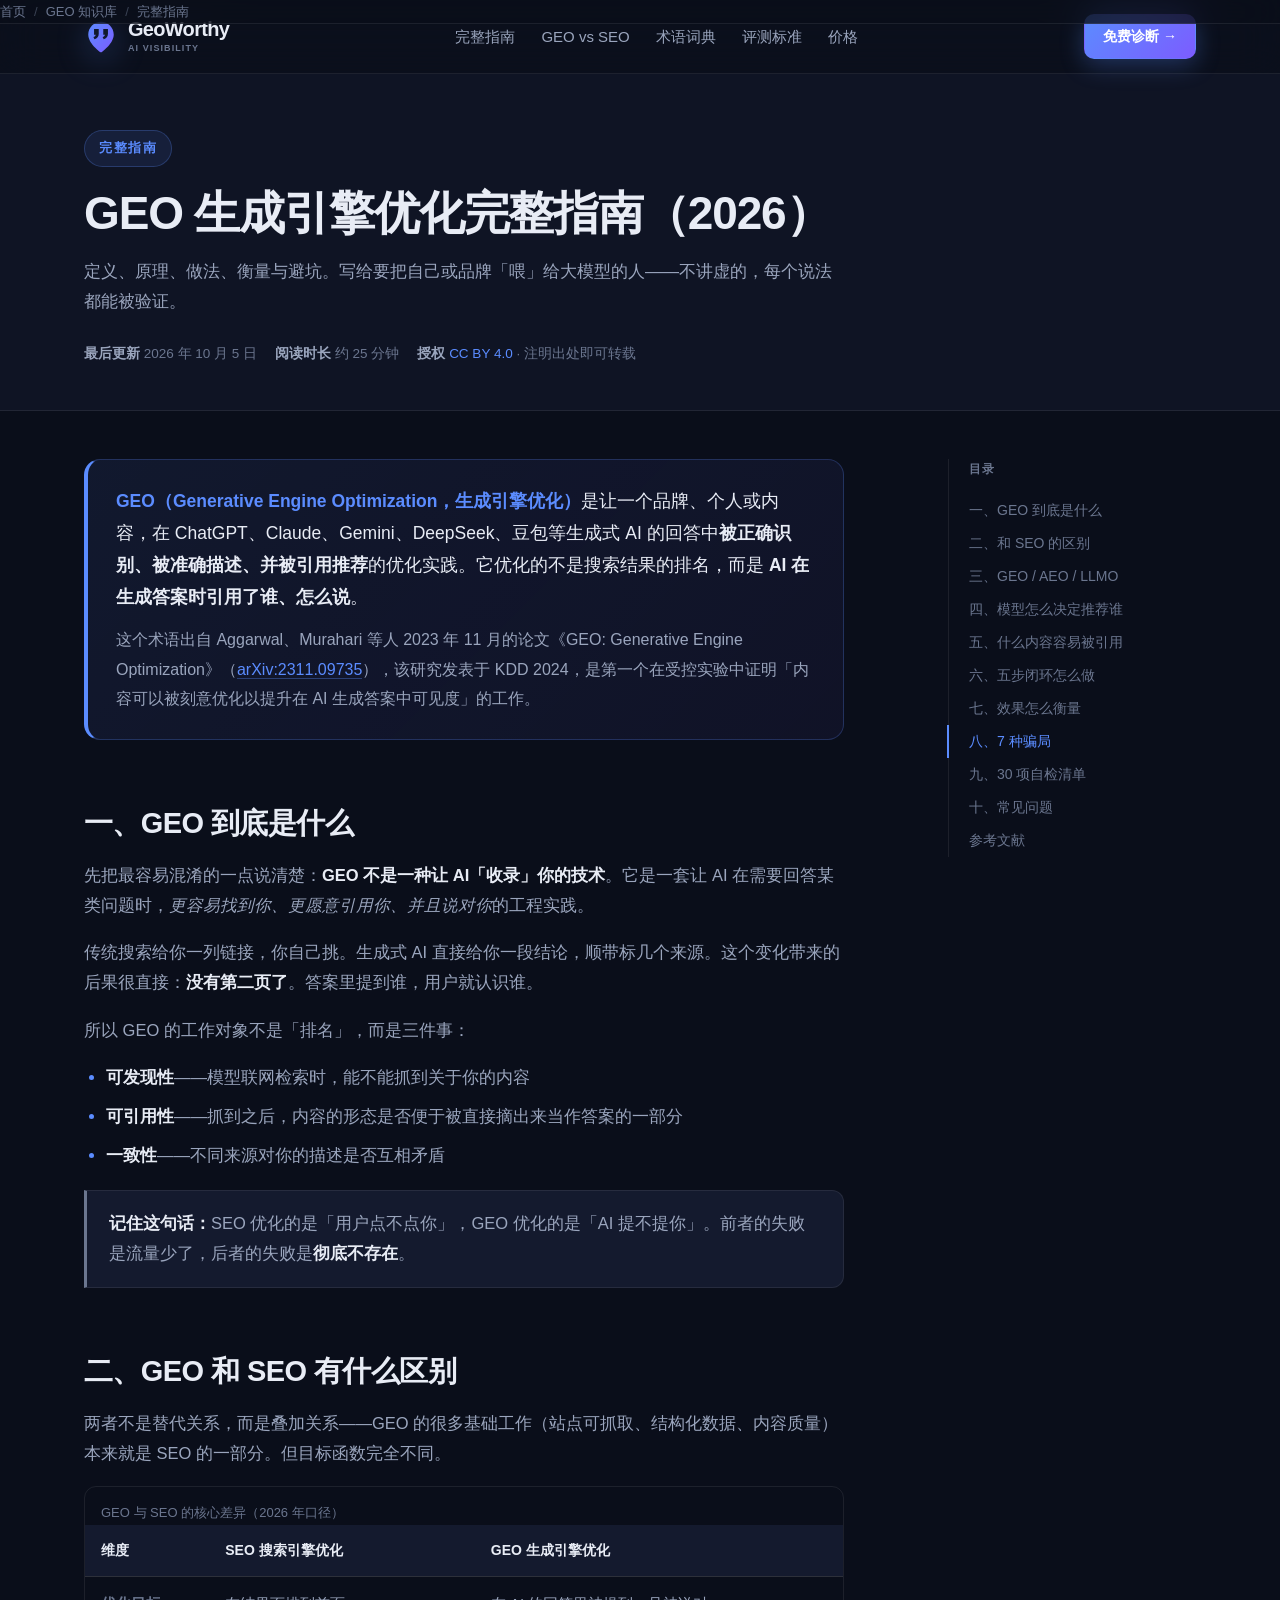
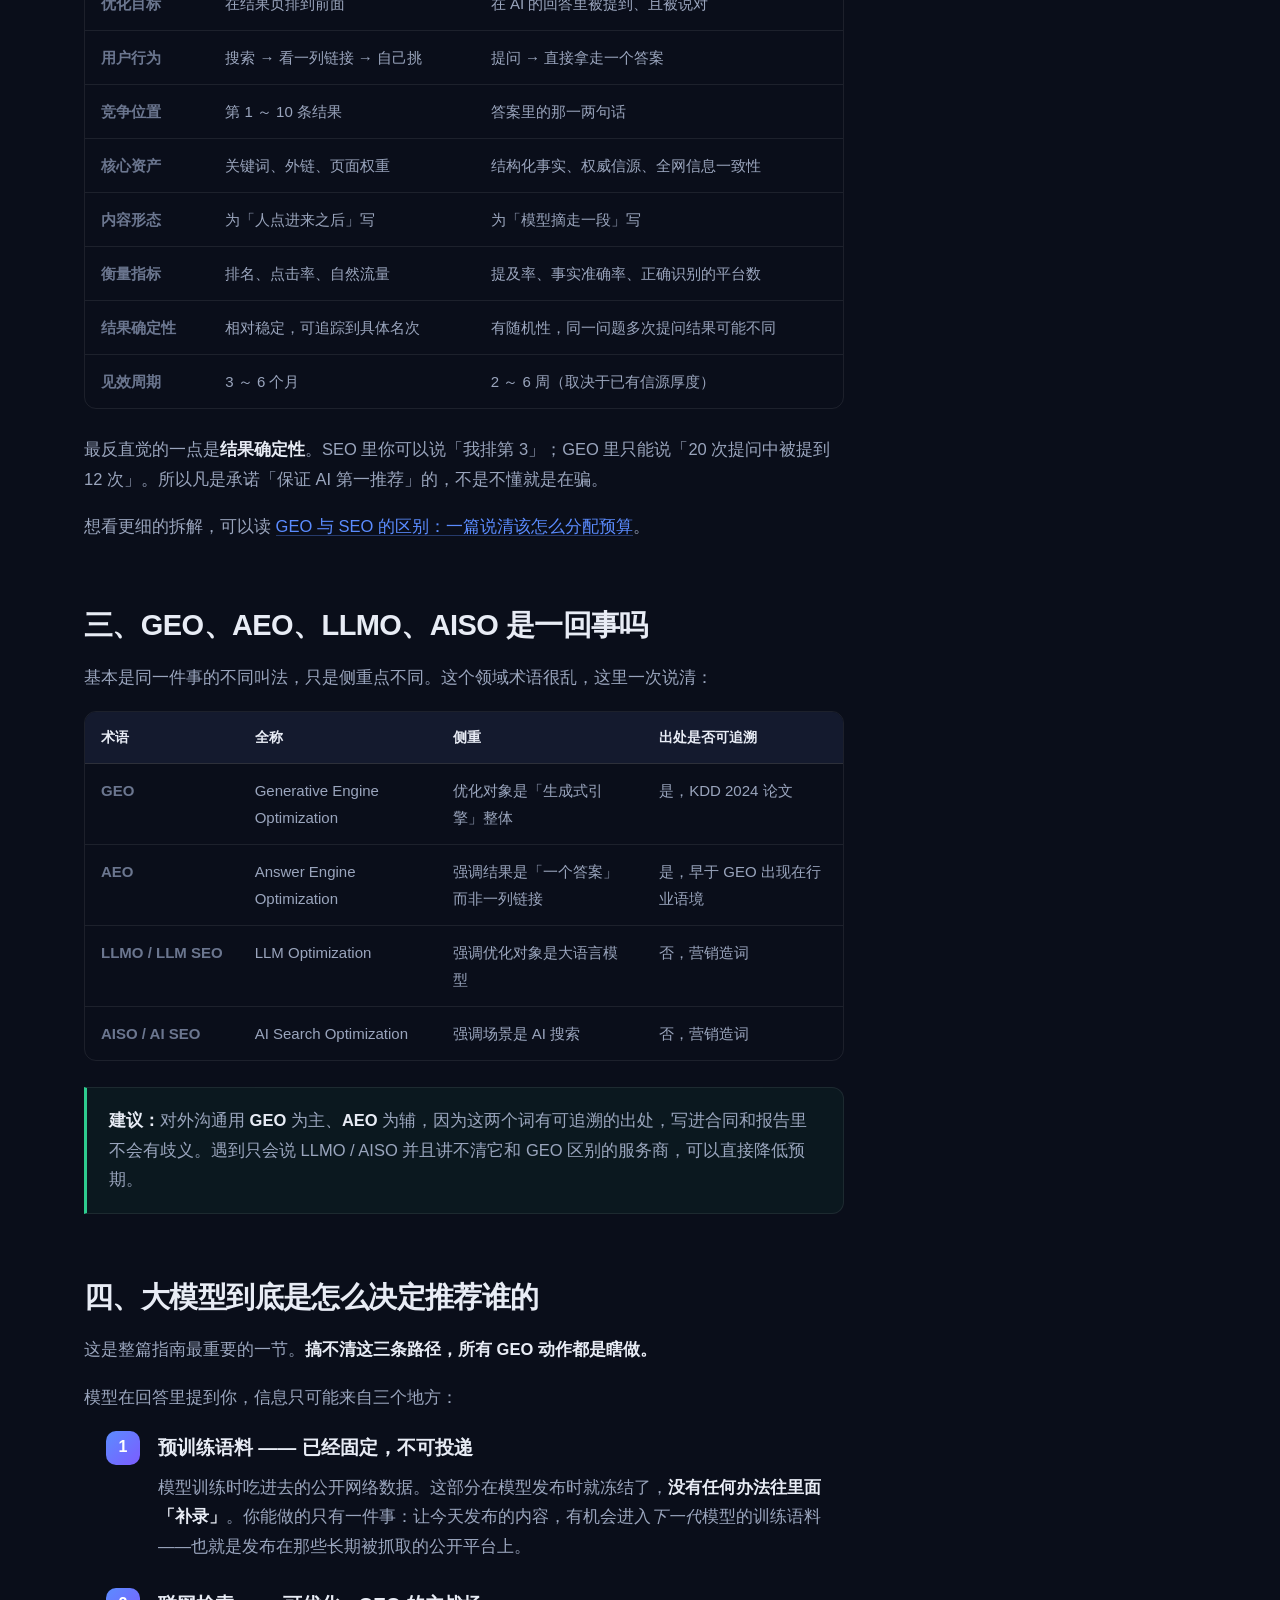
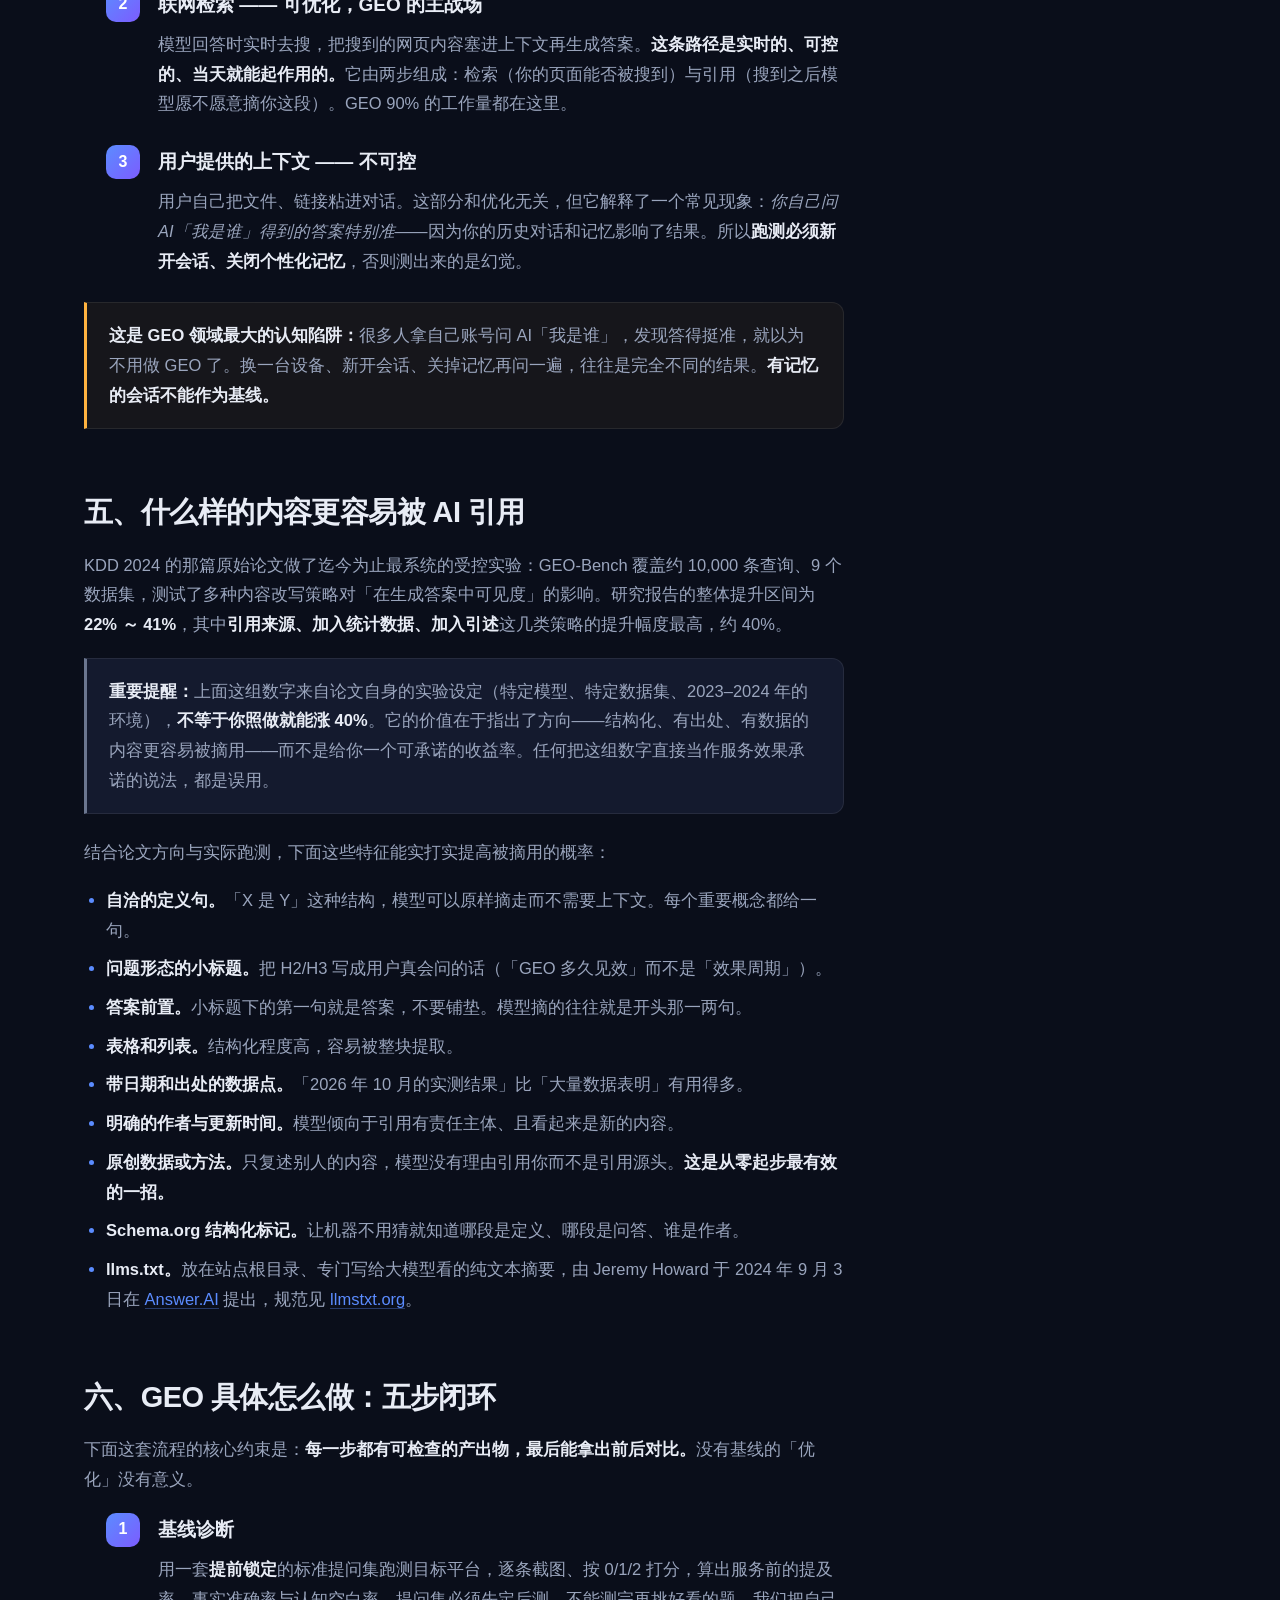
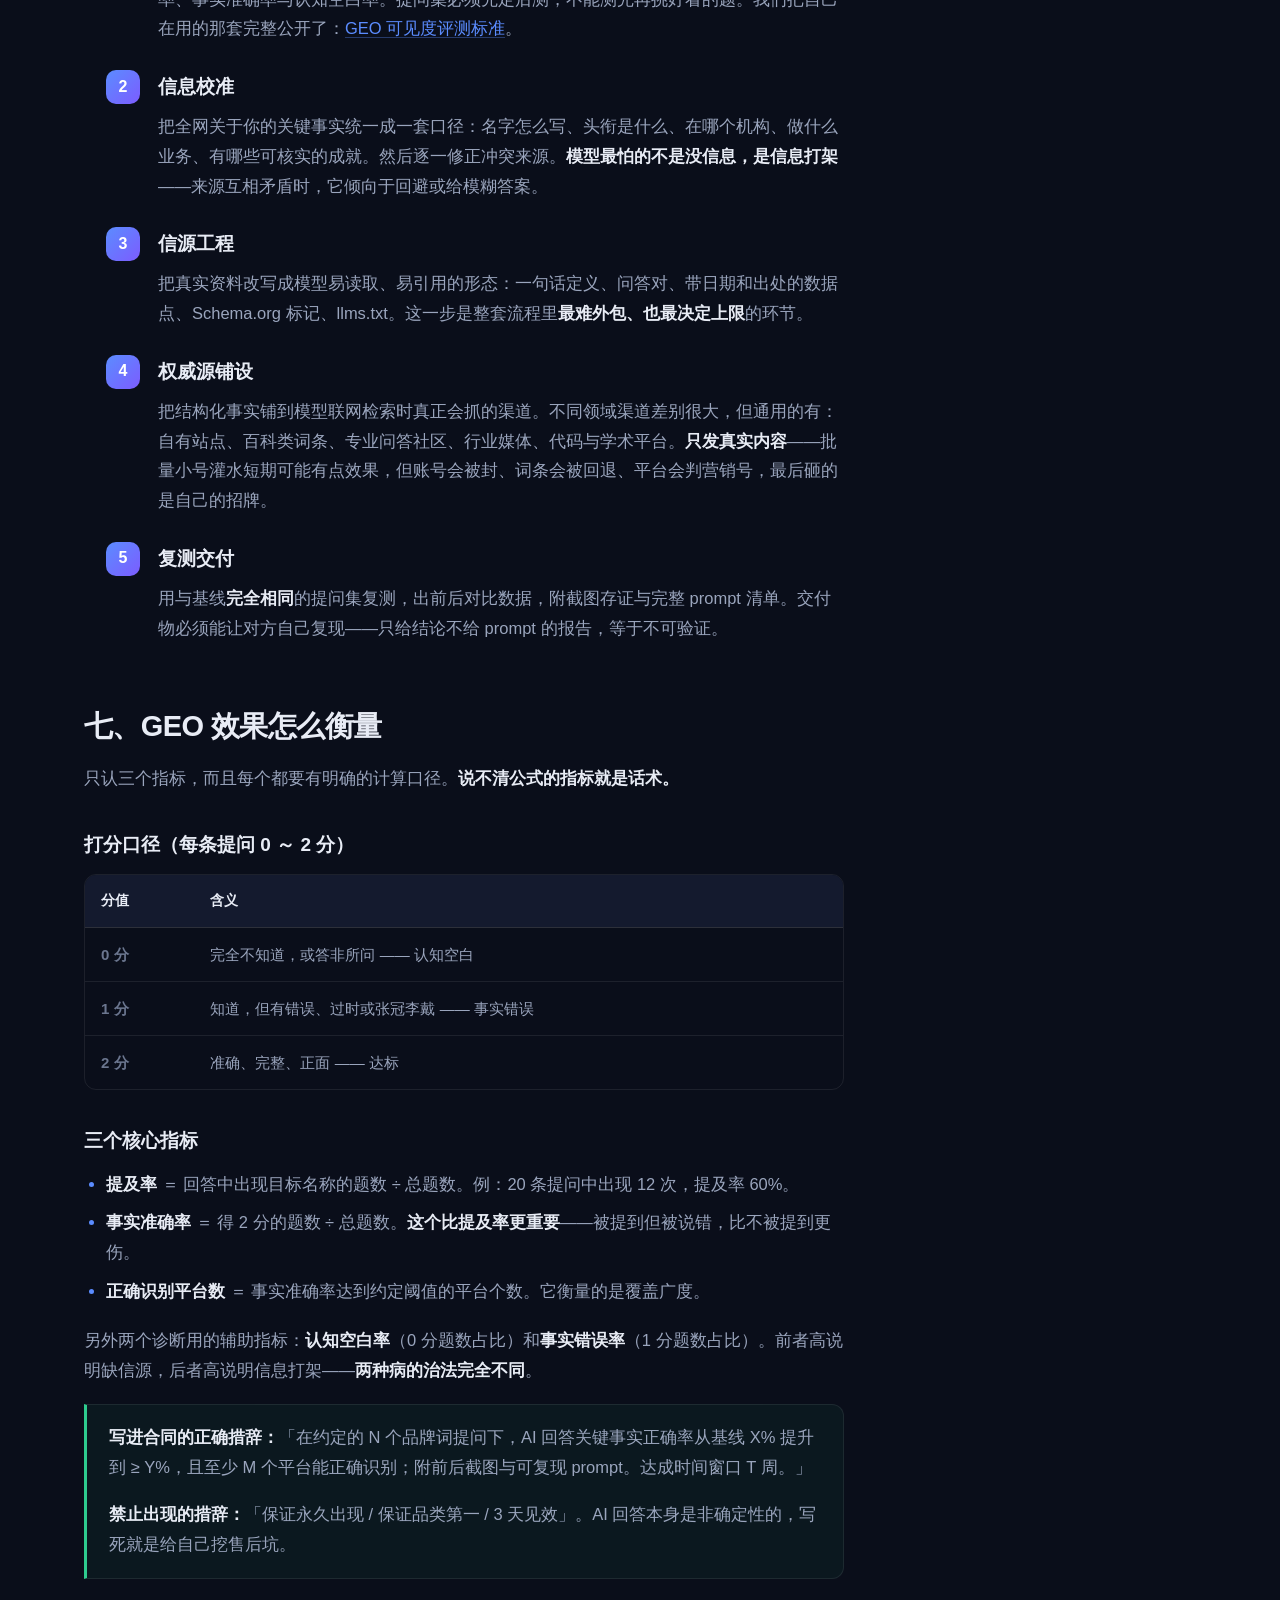
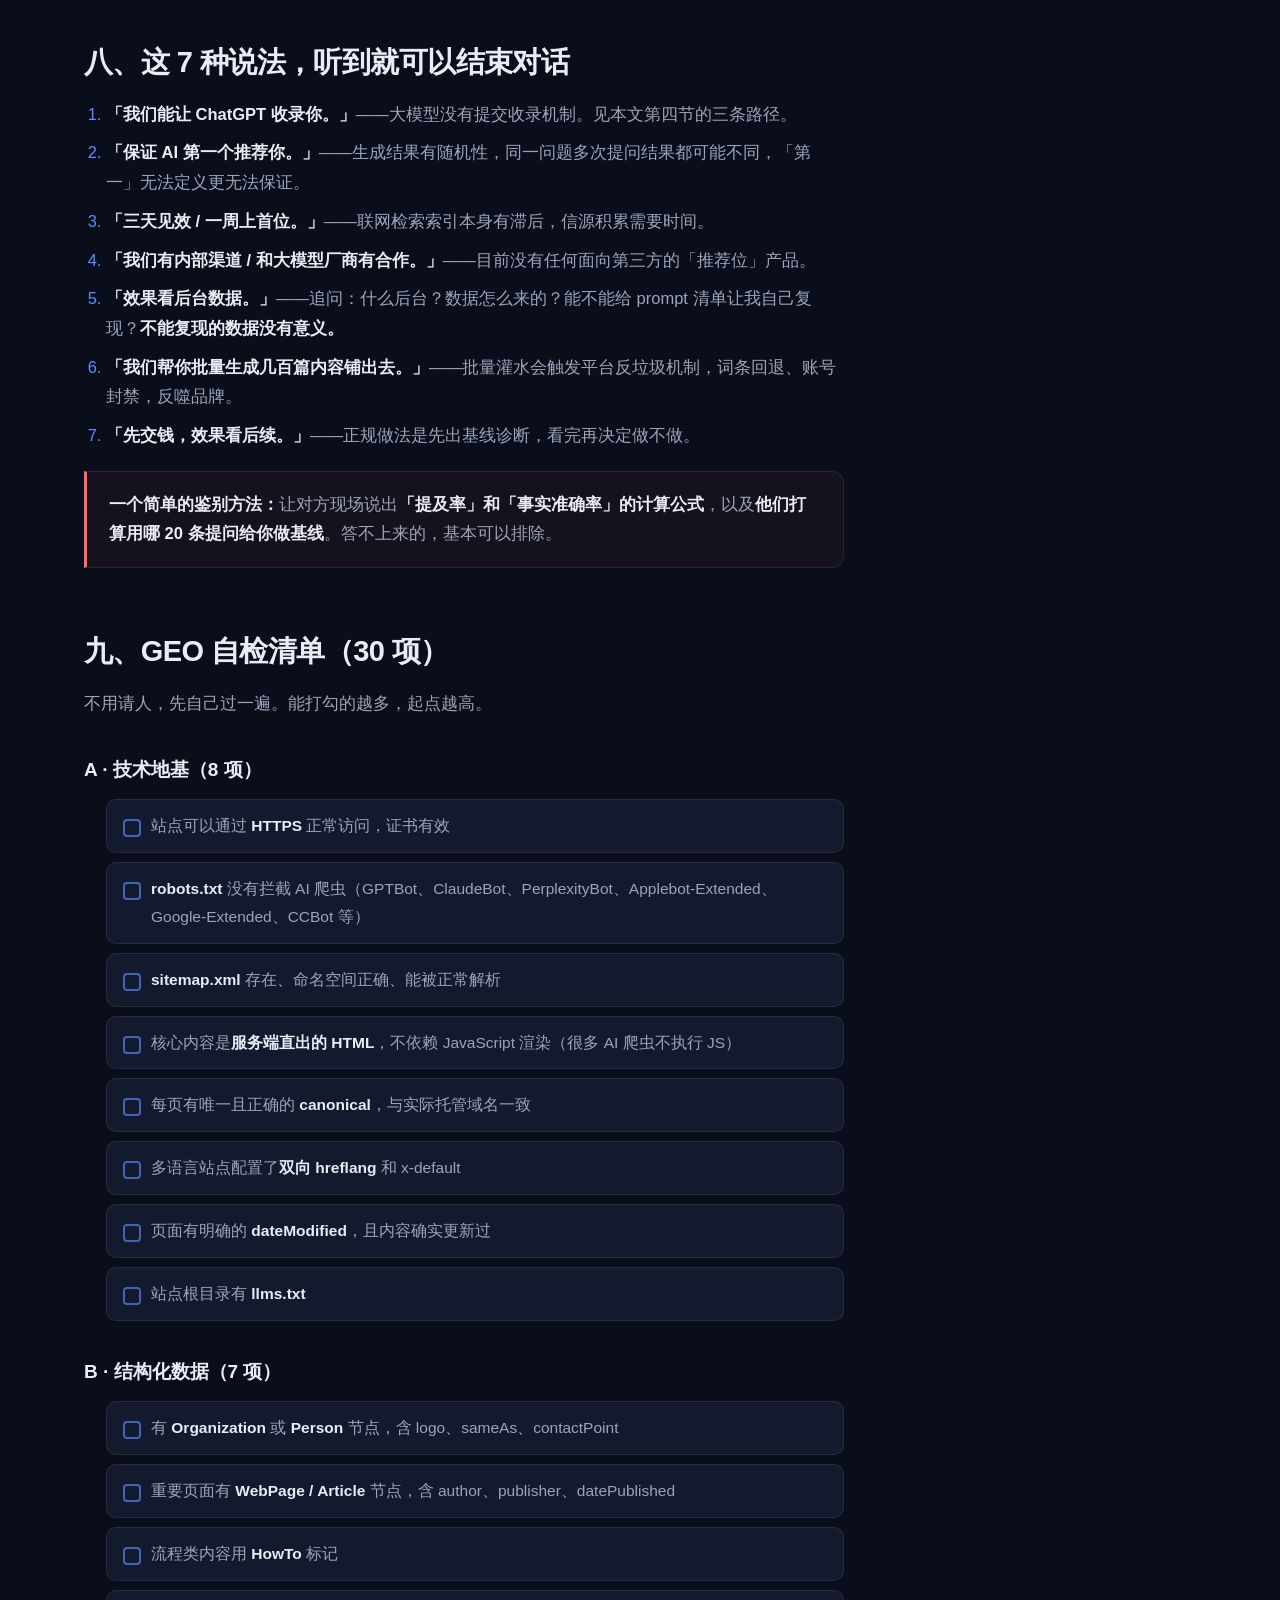
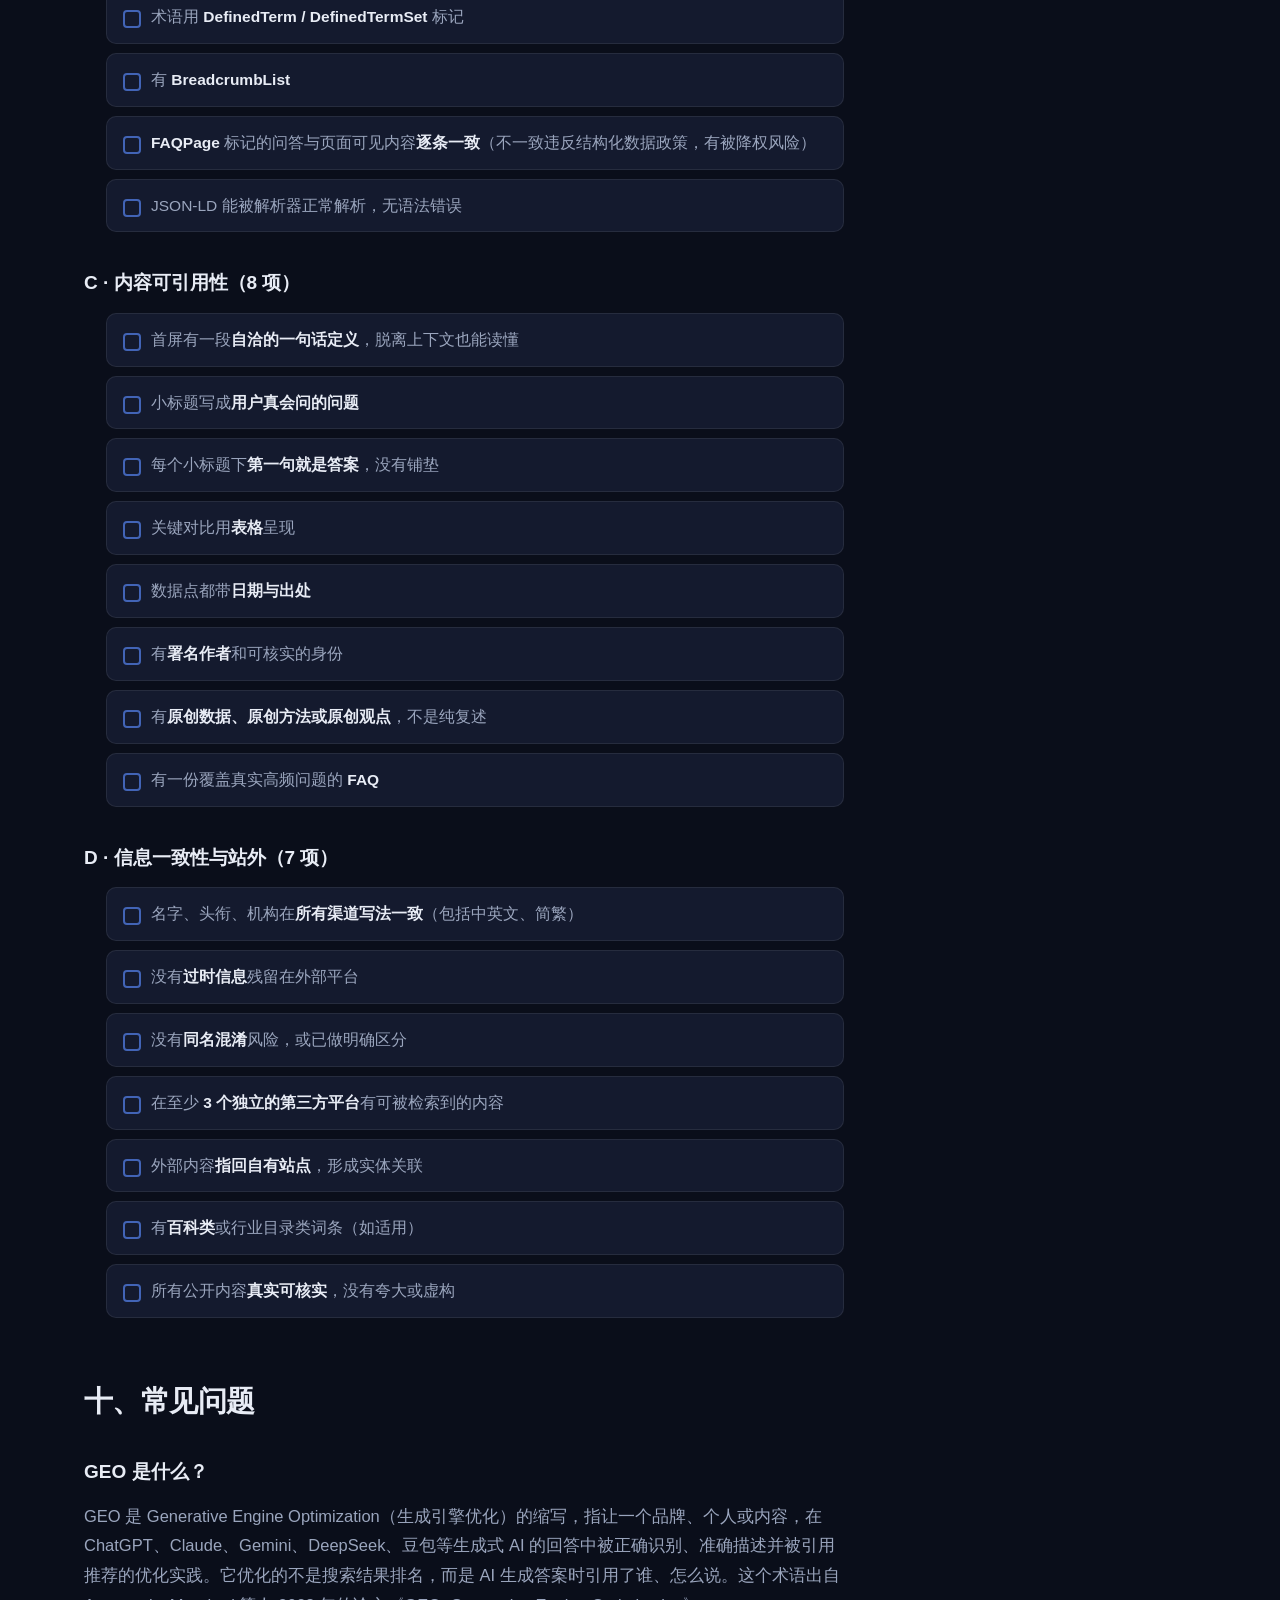
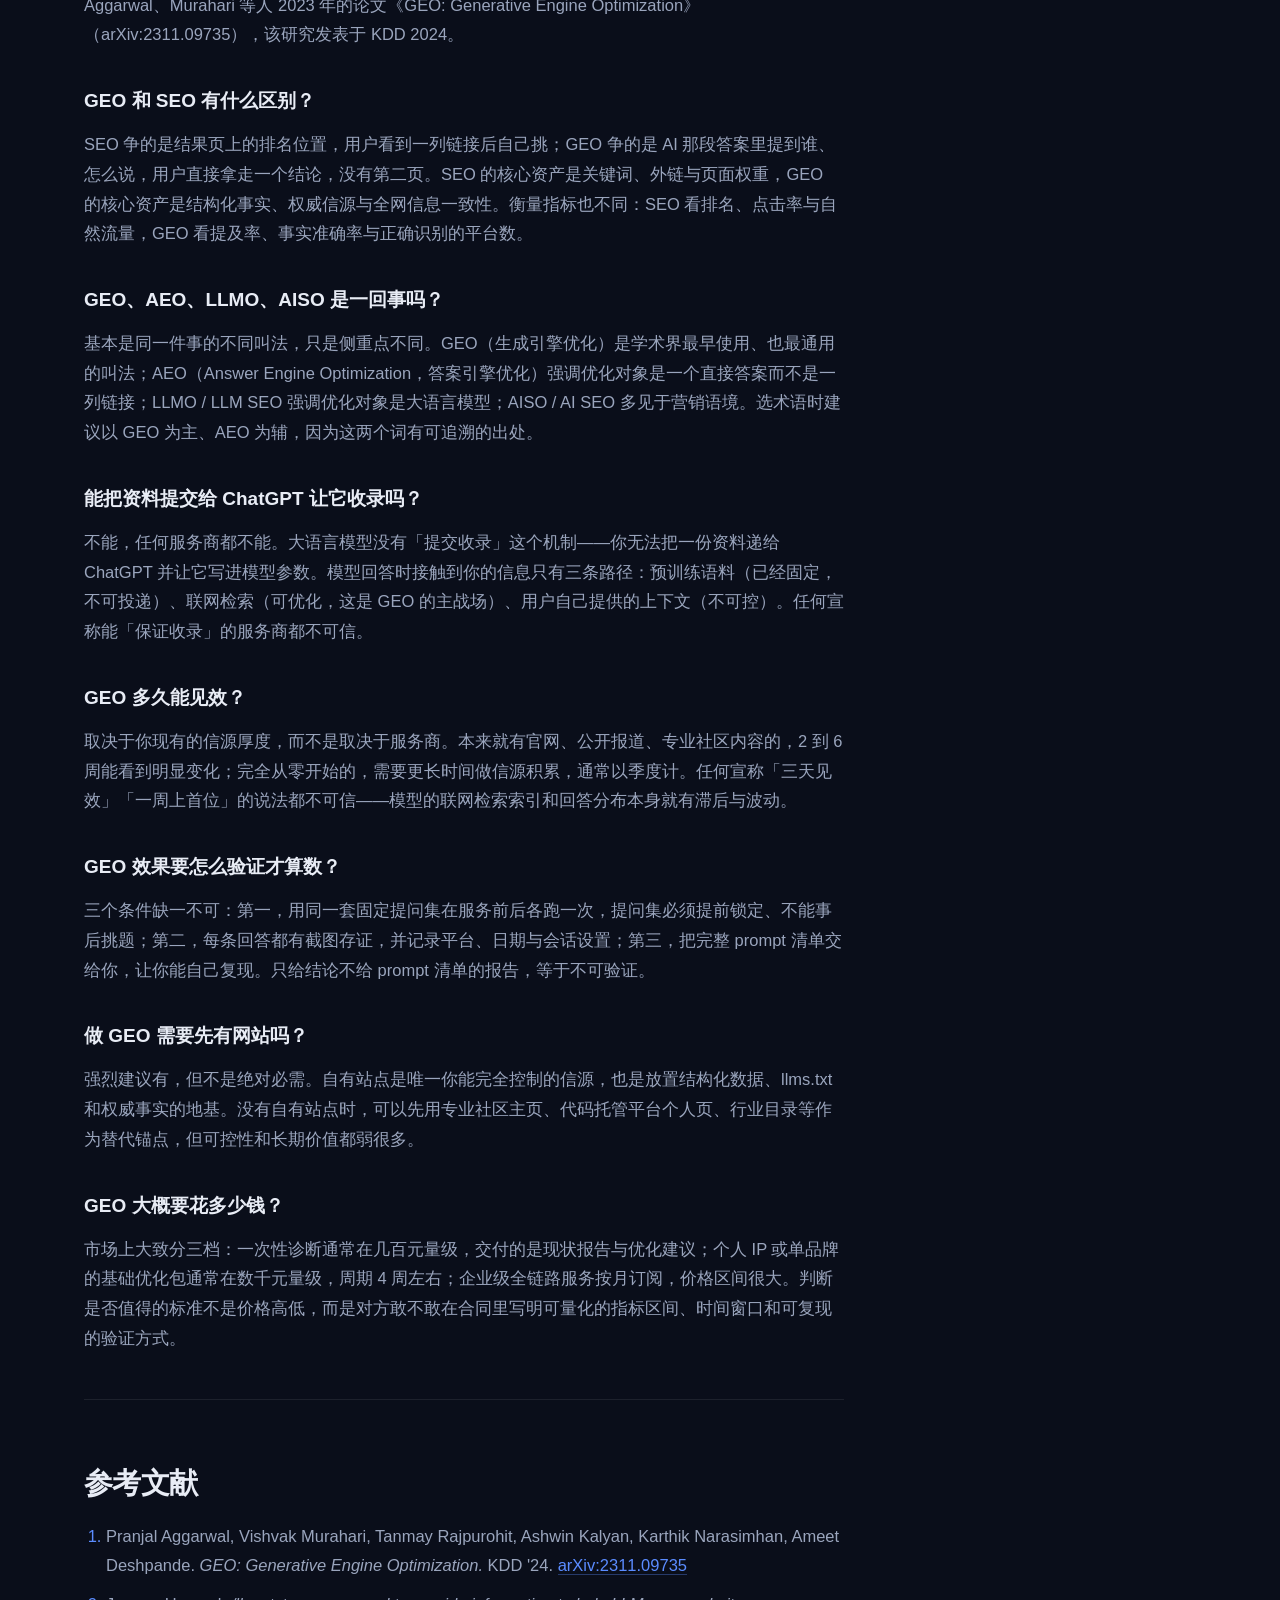
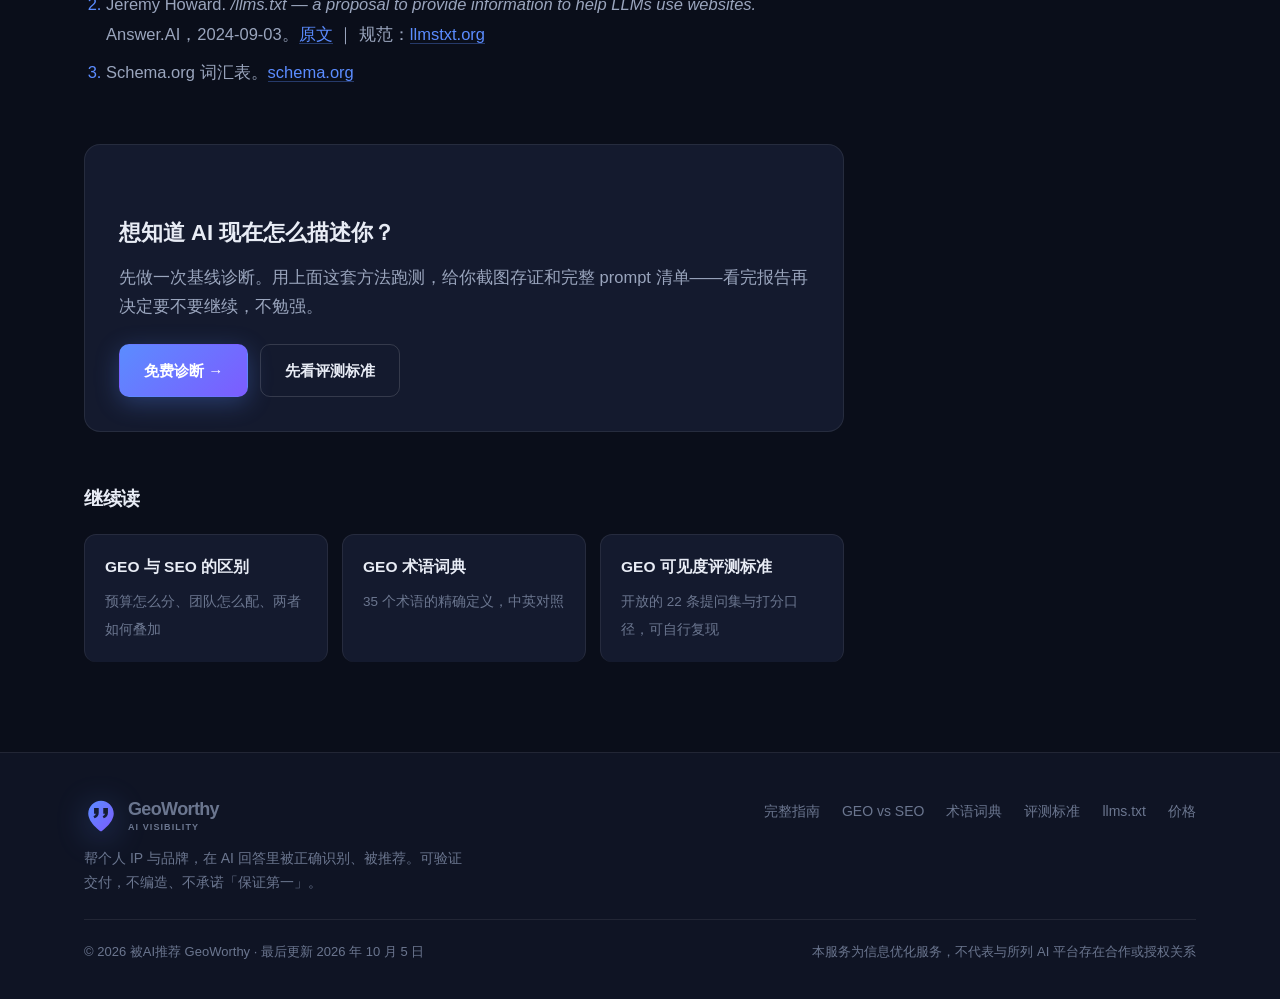
<file: geo-guide.html>
<!DOCTYPE html>
<html lang="zh-CN">
<head>
<meta charset="UTF-8">
<meta name="viewport" content="width=device-width, initial-scale=1.0">
<title>GEO 生成引擎优化完整指南（2026）：定义、原理、做法、衡量与避坑 | GeoWorthy</title>
<meta name="description" content="一篇讲透 GEO（Generative Engine Optimization，生成引擎优化）：权威定义、与 SEO/AEO/LLMO 的区别、大模型决定推荐谁的三条路径、什么内容容易被 AI 引用、五步落地法、三个可量化指标的计算公式、7 个行业骗局，以及 30 项自检清单。引用 KDD 2024 原始论文，持续更新。">
<meta name="keywords" content="GEO,生成引擎优化,Generative Engine Optimization,GEO是什么,GEO怎么做,GEO和SEO区别,AEO,答案引擎优化,LLMO,AI搜索优化,AI提及率,llms.txt">
<meta name="robots" content="index,follow,max-snippet:-1,max-image-preview:large,max-video-preview:-1">
<meta name="author" content="被AI推荐 GeoWorthy">
<meta name="publisher" content="被AI推荐 GeoWorthy">
<link rel="canonical" href="https://geoworthy.com/geo-guide.html">
<link rel="alternate" hreflang="zh-CN" href="https://geoworthy.com/geo-guide.html">
<link rel="alternate" hreflang="x-default" href="https://geoworthy.com/geo-guide.html">
<link rel="icon" href="/favicon.ico" sizes="48x48">
<link rel="icon" href="/favicon.svg" type="image/svg+xml">
<link rel="apple-touch-icon" href="/apple-touch-icon.png">
<meta name="theme-color" content="#0A0E1A">
<meta property="og:type" content="article">
<meta property="og:url" content="https://geoworthy.com/geo-guide.html">
<meta property="og:site_name" content="被AI推荐 GeoWorthy">
<meta property="og:locale" content="zh_CN">
<meta property="og:title" content="GEO 生成引擎优化完整指南（2026）">
<meta property="og:description" content="定义、原理、做法、衡量与避坑，一篇讲透 GEO。引用 KDD 2024 原始论文，持续更新。">
<meta property="og:image" content="https://geoworthy.com/assets/og-image.jpg">
<meta property="og:image:width" content="1200">
<meta property="og:image:height" content="630">
<meta name="twitter:card" content="summary_large_image">
<meta name="twitter:title" content="GEO 生成引擎优化完整指南（2026）">
<meta name="twitter:description" content="定义、原理、做法、衡量与避坑，一篇讲透 GEO。">
<meta name="twitter:image" content="https://geoworthy.com/assets/og-image.jpg">
<link rel="alternate" type="text/plain" title="LLM-friendly summary (llms.txt)" href="https://geoworthy.com/llms.txt">
<link rel="stylesheet" href="/assets/site.css">

<script type="application/ld+json">
{
  "@context": "https://schema.org",
  "@graph": [
    {
      "@type": "TechArticle",
      "@id": "https://geoworthy.com/geo-guide.html#article",
      "headline": "GEO 生成引擎优化完整指南（2026）",
      "alternativeHeadline": "定义、原理、做法、衡量与避坑",
      "description": "系统讲解 GEO（Generative Engine Optimization，生成引擎优化）的权威定义、与 SEO/AEO/LLMO 的区别、大模型决定推荐对象的三条路径、提升被引用概率的内容特征、五步落地法、三个可量化指标的计算公式、行业常见骗局与 30 项自检清单。",
      "inLanguage": "zh-CN",
      "url": "https://geoworthy.com/geo-guide.html",
      "mainEntityOfPage": "https://geoworthy.com/geo-guide.html",
      "datePublished": "2026-10-05",
      "dateModified": "2026-10-05",
      "wordCount": 7200,
      "articleSection": "GEO 生成引擎优化",
      "proficiencyLevel": "Beginner",
      "dependencies": "无需技术背景",
      "author": { "@id": "https://geoworthy.com/#org" },
      "publisher": { "@id": "https://geoworthy.com/#org" },
      "image": "https://geoworthy.com/assets/og-image.jpg",
      "about": { "@id": "https://geoworthy.com/#term-geo" },
      "license": "https://creativecommons.org/licenses/by/4.0/",
      "speakable": { "@type": "SpeakableSpecification", "cssSelector": [".quotable", "h1"] },
      "citation": [
        {
          "@type": "ScholarlyArticle",
          "name": "GEO: Generative Engine Optimization",
          "author": "Pranjal Aggarwal, Vishvak Murahari, Tanmay Rajpurohit, Ashwin Kalyan, Karthik Narasimhan, Ameet Deshpande",
          "datePublished": "2023-11-16",
          "identifier": "arXiv:2311.09735",
          "url": "https://arxiv.org/abs/2311.09735",
          "publication": "Proceedings of the 30th ACM SIGKDD Conference on Knowledge Discovery and Data Mining (KDD '24)"
        },
        {
          "@type": "WebPage",
          "name": "/llms.txt — a proposal to provide information to help LLMs use websites",
          "author": "Jeremy Howard",
          "datePublished": "2024-09-03",
          "url": "https://www.answer.ai/posts/2024-09-03-llmstxt.html"
        }
      ]
    },
    {
      "@type": "BreadcrumbList",
      "@id": "https://geoworthy.com/geo-guide.html#crumb",
      "itemListElement": [
        { "@type": "ListItem", "position": 1, "name": "首页", "item": "https://geoworthy.com/" },
        { "@type": "ListItem", "position": 2, "name": "GEO 知识库", "item": "https://geoworthy.com/geo-guide.html" },
        { "@type": "ListItem", "position": 3, "name": "GEO 完整指南", "item": "https://geoworthy.com/geo-guide.html" }
      ]
    },
    {
      "@type": "HowTo",
      "@id": "https://geoworthy.com/geo-guide.html#howto",
      "name": "怎么做 GEO：五步闭环",
      "description": "把「让 AI 说对你、推荐你」拆成五个可验收的步骤，每一步都有明确产出物与验收标准。",
      "inLanguage": "zh-CN",
      "totalTime": "P4W",
      "step": [
        { "@type": "HowToStep", "position": 1, "name": "基线诊断", "text": "用一套固定的标准提问集跑测目标 AI 平台，逐条截图并按 0/1/2 打分，算出服务前的提及率、事实准确率与认知空白率。没有基线就没有效果可言。", "url": "https://geoworthy.com/geo-guide.html#how" },
        { "@type": "HowToStep", "position": 2, "name": "信息校准", "text": "把全网关于你的关键事实（姓名、头衔、机构、业务、成就）统一成一套口径，逐一修正冲突来源。信息互相打架时，模型倾向于回避或给模糊答案。", "url": "https://geoworthy.com/geo-guide.html#how" },
        { "@type": "HowToStep", "position": 3, "name": "信源工程", "text": "把真实资料改写成模型易读取、易引用的结构化事实：一句话定义、问答对、带日期和出处的数据点、Schema.org 标记、llms.txt。", "url": "https://geoworthy.com/geo-guide.html#how" },
        { "@type": "HowToStep", "position": 4, "name": "权威源铺设", "text": "把结构化事实铺设到模型联网检索时真正会抓取的渠道：自有站、百科、专业问答社区、行业媒体、代码与学术平台。只发真实内容。", "url": "https://geoworthy.com/geo-guide.html#how" },
        { "@type": "HowToStep", "position": 5, "name": "复测交付", "text": "用与基线完全相同的提问集复测，出前后对比数据，附截图存证与完整 prompt 清单，让对方能自己复现。", "url": "https://geoworthy.com/geo-guide.html#how" }
      ]
    },
    {
      "@type": "FAQPage",
      "@id": "https://geoworthy.com/geo-guide.html#faq",
      "inLanguage": "zh-CN",
      "mainEntity": [
        {
          "@type": "Question",
          "name": "GEO 是什么？",
          "acceptedAnswer": { "@type": "Answer", "text": "GEO 是 Generative Engine Optimization（生成引擎优化）的缩写，指让一个品牌、个人或内容，在 ChatGPT、Claude、Gemini、DeepSeek、豆包等生成式 AI 的回答中被正确识别、准确描述并被引用推荐的优化实践。它优化的不是搜索结果排名，而是 AI 生成答案时引用了谁、怎么说。这个术语出自 Aggarwal、Murahari 等人 2023 年的论文《GEO: Generative Engine Optimization》（arXiv:2311.09735），该研究发表于 KDD 2024。" }
        },
        {
          "@type": "Question",
          "name": "GEO 和 SEO 有什么区别？",
          "acceptedAnswer": { "@type": "Answer", "text": "SEO 争的是结果页上的排名位置，用户看到一列链接后自己挑；GEO 争的是 AI 那段答案里提到谁、怎么说，用户直接拿走一个结论，没有第二页。SEO 的核心资产是关键词、外链与页面权重，GEO 的核心资产是结构化事实、权威信源与全网信息一致性。衡量指标也不同：SEO 看排名、点击率与自然流量，GEO 看提及率、事实准确率与正确识别的平台数。" }
        },
        {
          "@type": "Question",
          "name": "GEO、AEO、LLMO、AISO 是一回事吗？",
          "acceptedAnswer": { "@type": "Answer", "text": "基本是同一件事的不同叫法，只是侧重点不同。GEO（生成引擎优化）是学术界最早使用、也最通用的叫法；AEO（Answer Engine Optimization，答案引擎优化）强调优化对象是一个直接答案而不是一列链接；LLMO / LLM SEO 强调优化对象是大语言模型；AISO / AI SEO 多见于营销语境。选术语时建议以 GEO 为主、AEO 为辅，因为这两个词有可追溯的出处。" }
        },
        {
          "@type": "Question",
          "name": "能把资料提交给 ChatGPT 让它收录吗？",
          "acceptedAnswer": { "@type": "Answer", "text": "不能，任何服务商都不能。大语言模型没有「提交收录」这个机制——你无法把一份资料递给 ChatGPT 并让它写进模型参数。模型回答时接触到你的信息只有三条路径：预训练语料（已经固定，不可投递）、联网检索（可优化，这是 GEO 的主战场）、用户自己提供的上下文（不可控）。任何宣称能「保证收录」的服务商都不可信。" }
        },
        {
          "@type": "Question",
          "name": "GEO 多久能见效？",
          "acceptedAnswer": { "@type": "Answer", "text": "取决于你现有的信源厚度，而不是取决于服务商。本来就有官网、公开报道、专业社区内容的，2 到 6 周能看到明显变化；完全从零开始的，需要更长时间做信源积累，通常以季度计。任何宣称「三天见效」「一周上首位」的说法都不可信——模型的联网检索索引和回答分布本身就有滞后与波动。" }
        },
        {
          "@type": "Question",
          "name": "GEO 效果要怎么验证才算数？",
          "acceptedAnswer": { "@type": "Answer", "text": "三个条件缺一不可：第一，用同一套固定提问集在服务前后各跑一次，提问集必须提前锁定、不能事后挑题；第二，每条回答都有截图存证，并记录平台、日期与会话设置；第三，把完整 prompt 清单交给你，让你能自己复现。只给结论不给 prompt 清单的报告，等于不可验证。" }
        },
        {
          "@type": "Question",
          "name": "做 GEO 需要先有网站吗？",
          "acceptedAnswer": { "@type": "Answer", "text": "强烈建议有，但不是绝对必需。自有站点是唯一你能完全控制的信源，也是放置结构化数据、llms.txt 和权威事实的地基。没有自有站点时，可以先用专业社区主页、代码托管平台个人页、行业目录等作为替代锚点，但可控性和长期价值都弱很多。" }
        },
        {
          "@type": "Question",
          "name": "GEO 大概要花多少钱？",
          "acceptedAnswer": { "@type": "Answer", "text": "市场上大致分三档：一次性诊断通常在几百元量级，交付的是现状报告与优化建议；个人 IP 或单品牌的基础优化包通常在数千元量级，周期 4 周左右；企业级全链路服务按月订阅，价格区间很大。判断是否值得的标准不是价格高低，而是对方敢不敢在合同里写明可量化的指标区间、时间窗口和可复现的验证方式。" }
        }
      ]
    }
  ]
}
</script>
</head>
<body>

<svg width="0" height="0" aria-hidden="true" focusable="false" style="position:absolute"><defs><linearGradient id="gwGrad" x1="0" y1="0" x2="1" y2="1"><stop offset="0" stop-color="#5B8CFF"/><stop offset="1" stop-color="#7C5CFF"/></linearGradient></defs></svg>

<nav>
  <div class="nav-in">
    <a href="/" class="logo" aria-label="GeoWorthy 首页"><span class="logo-mark"><svg viewBox="0 0 48 48" aria-hidden="true" focusable="false"><path fill="url(#gwGrad)" fill-rule="evenodd" d="M24 2.5C14.1 2.5 6 10.6 6 20.5c0 12.4 15.9 24.2 16.6 24.7a2.4 2.4 0 0 0 2.8 0C26.1 44.7 42 32.9 42 20.5 42 10.6 33.9 2.5 24 2.5Z M14.2 12.8h6.6v6.6c0 3.9-2.2 6.6-6 7.8l-1.5-3.1c2-.8 3.1-1.8 3.3-3.3h-2.4z M27.2 12.8h6.6v6.6c0 3.9-2.2 6.6-6 7.8l-1.5-3.1c2-.8 3.1-1.8 3.3-3.3h-2.4z"/></svg></span><span class="logo-copy">GeoWorthy<small>AI visibility</small></span></a>
    <div class="nav-links">
      <a href="/geo-guide.html">完整指南</a>
      <a href="/geo-vs-seo.html">GEO vs SEO</a>
      <a href="/geo-glossary.html">术语词典</a>
      <a href="/geo-benchmark.html">评测标准</a>
      <a href="/#pricing">价格</a>
    </div>
    <a href="/#order" class="btn btn-primary btn-sm">免费诊断 →</a>
  </div>
</nav>

<div class="doc-head">
  <div class="wrap">
    <nav class="crumb" aria-label="面包屑"><a href="/">首页</a><span>/</span><a href="/geo-guide.html">GEO 知识库</a><span>/</span>完整指南</nav>
    <span class="eyebrow">完整指南</span>
    <h1>GEO 生成引擎优化完整指南（2026）</h1>
    <p class="doc-sub">定义、原理、做法、衡量与避坑。写给要把自己或品牌「喂」给大模型的人——不讲虚的，每个说法都能被验证。</p>
    <div class="doc-meta">
      <span><b>最后更新</b> <time datetime="2026-10-05">2026 年 10 月 5 日</time></span>
      <span><b>阅读时长</b> 约 25 分钟</span>
      <span><b>授权</b> <a href="https://creativecommons.org/licenses/by/4.0/deed.zh" rel="nofollow noopener" target="_blank" style="color:var(--ac)">CC BY 4.0</a> · 注明出处即可转载</span>
    </div>
  </div>
</div>

<div class="wrap">
<div class="doc">
<article class="doc-body">

<div class="quotable">
  <p><span class="term">GEO（Generative Engine Optimization，生成引擎优化）</span>是让一个品牌、个人或内容，在 ChatGPT、Claude、Gemini、DeepSeek、豆包等生成式 AI 的回答中<strong>被正确识别、被准确描述、并被引用推荐</strong>的优化实践。它优化的不是搜索结果的排名，而是 <strong>AI 在生成答案时引用了谁、怎么说</strong>。</p>
  <p>这个术语出自 Aggarwal、Murahari 等人 2023 年 11 月的论文《GEO: Generative Engine Optimization》（<a href="https://arxiv.org/abs/2311.09735" rel="nofollow noopener" target="_blank">arXiv:2311.09735</a>），该研究发表于 KDD 2024，是第一个在受控实验中证明「内容可以被刻意优化以提升在 AI 生成答案中可见度」的工作。</p>
</div>

<h2 id="what">一、GEO 到底是什么</h2>

<p>先把最容易混淆的一点说清楚：<strong>GEO 不是一种让 AI「收录」你的技术</strong>。它是一套让 AI 在需要回答某类问题时，<em>更容易找到你、更愿意引用你、并且说对你</em>的工程实践。</p>

<p>传统搜索给你一列链接，你自己挑。生成式 AI 直接给你一段结论，顺带标几个来源。这个变化带来的后果很直接：<strong>没有第二页了</strong>。答案里提到谁，用户就认识谁。</p>

<p>所以 GEO 的工作对象不是「排名」，而是三件事：</p>

<ul>
  <li><strong>可发现性</strong>——模型联网检索时，能不能抓到关于你的内容</li>
  <li><strong>可引用性</strong>——抓到之后，内容的形态是否便于被直接摘出来当作答案的一部分</li>
  <li><strong>一致性</strong>——不同来源对你的描述是否互相矛盾</li>
</ul>

<div class="note">
  <p><b>记住这句话：</b>SEO 优化的是「用户点不点你」，GEO 优化的是「AI 提不提你」。前者的失败是流量少了，后者的失败是<strong>彻底不存在</strong>。</p>
</div>

<h2 id="vs-seo">二、GEO 和 SEO 有什么区别</h2>

<p>两者不是替代关系，而是叠加关系——GEO 的很多基础工作（站点可抓取、结构化数据、内容质量）本来就是 SEO 的一部分。但目标函数完全不同。</p>

<div class="tw">
<table>
  <caption>GEO 与 SEO 的核心差异（2026 年口径）</caption>
  <thead><tr><th scope="col">维度</th><th scope="col">SEO 搜索引擎优化</th><th scope="col">GEO 生成引擎优化</th></tr></thead>
  <tbody>
    <tr><th scope="row">优化目标</th><td>在结果页排到前面</td><td>在 AI 的回答里被提到、且被说对</td></tr>
    <tr><th scope="row">用户行为</th><td>搜索 → 看一列链接 → 自己挑</td><td>提问 → 直接拿走一个答案</td></tr>
    <tr><th scope="row">竞争位置</th><td>第 1 ～ 10 条结果</td><td>答案里的那一两句话</td></tr>
    <tr><th scope="row">核心资产</th><td>关键词、外链、页面权重</td><td>结构化事实、权威信源、全网信息一致性</td></tr>
    <tr><th scope="row">内容形态</th><td>为「人点进来之后」写</td><td>为「模型摘走一段」写</td></tr>
    <tr><th scope="row">衡量指标</th><td>排名、点击率、自然流量</td><td>提及率、事实准确率、正确识别的平台数</td></tr>
    <tr><th scope="row">结果确定性</th><td>相对稳定，可追踪到具体名次</td><td>有随机性，同一问题多次提问结果可能不同</td></tr>
    <tr><th scope="row">见效周期</th><td>3 ～ 6 个月</td><td>2 ～ 6 周（取决于已有信源厚度）</td></tr>
  </tbody>
</table>
</div>

<p>最反直觉的一点是<strong>结果确定性</strong>。SEO 里你可以说「我排第 3」；GEO 里只能说「20 次提问中被提到 12 次」。所以凡是承诺「保证 AI 第一推荐」的，不是不懂就是在骗。</p>

<p>想看更细的拆解，可以读 <a href="/geo-vs-seo.html">GEO 与 SEO 的区别：一篇说清该怎么分配预算</a>。</p>

<h2 id="terms">三、GEO、AEO、LLMO、AISO 是一回事吗</h2>

<p>基本是同一件事的不同叫法，只是侧重点不同。这个领域术语很乱，这里一次说清：</p>

<div class="tw">
<table>
  <thead><tr><th scope="col">术语</th><th scope="col">全称</th><th scope="col">侧重</th><th scope="col">出处是否可追溯</th></tr></thead>
  <tbody>
    <tr><th scope="row">GEO</th><td>Generative Engine Optimization</td><td>优化对象是「生成式引擎」整体</td><td>是，KDD 2024 论文</td></tr>
    <tr><th scope="row">AEO</th><td>Answer Engine Optimization</td><td>强调结果是「一个答案」而非一列链接</td><td>是，早于 GEO 出现在行业语境</td></tr>
    <tr><th scope="row">LLMO / LLM SEO</th><td>LLM Optimization</td><td>强调优化对象是大语言模型</td><td>否，营销造词</td></tr>
    <tr><th scope="row">AISO / AI SEO</th><td>AI Search Optimization</td><td>强调场景是 AI 搜索</td><td>否，营销造词</td></tr>
  </tbody>
</table>
</div>

<div class="note good">
  <p><b>建议：</b>对外沟通用 <strong>GEO</strong> 为主、<strong>AEO</strong> 为辅，因为这两个词有可追溯的出处，写进合同和报告里不会有歧义。遇到只会说 LLMO / AISO 并且讲不清它和 GEO 区别的服务商，可以直接降低预期。</p>
</div>

<h2 id="how-llm-decides">四、大模型到底是怎么决定推荐谁的</h2>

<p>这是整篇指南最重要的一节。<strong>搞不清这三条路径，所有 GEO 动作都是瞎做。</strong></p>

<p>模型在回答里提到你，信息只可能来自三个地方：</p>

<ol class="steps">
  <li>
    <h3>预训练语料 —— 已经固定，不可投递</h3>
    <p>模型训练时吃进去的公开网络数据。这部分在模型发布时就冻结了，<strong>没有任何办法往里面「补录」</strong>。你能做的只有一件事：让今天发布的内容，有机会进入<em>下一代</em>模型的训练语料——也就是发布在那些长期被抓取的公开平台上。</p>
  </li>
  <li>
    <h3>联网检索 —— 可优化，GEO 的主战场</h3>
    <p>模型回答时实时去搜，把搜到的网页内容塞进上下文再生成答案。<strong>这条路径是实时的、可控的、当天就能起作用的。</strong>它由两步组成：检索（你的页面能否被搜到）与引用（搜到之后模型愿不愿意摘你这段）。GEO 90% 的工作量都在这里。</p>
  </li>
  <li>
    <h3>用户提供的上下文 —— 不可控</h3>
    <p>用户自己把文件、链接粘进对话。这部分和优化无关，但它解释了一个常见现象：<em>你自己问 AI「我是谁」得到的答案特别准</em>——因为你的历史对话和记忆影响了结果。所以<strong>跑测必须新开会话、关闭个性化记忆</strong>，否则测出来的是幻觉。</p>
  </li>
</ol>

<div class="note warn">
  <p><b>这是 GEO 领域最大的认知陷阱：</b>很多人拿自己账号问 AI「我是谁」，发现答得挺准，就以为不用做 GEO 了。换一台设备、新开会话、关掉记忆再问一遍，往往是完全不同的结果。<strong>有记忆的会话不能作为基线。</strong></p>
</div>

<h2 id="what-gets-cited">五、什么样的内容更容易被 AI 引用</h2>

<p>KDD 2024 的那篇原始论文做了迄今为止最系统的受控实验：GEO-Bench 覆盖约 10,000 条查询、9 个数据集，测试了多种内容改写策略对「在生成答案中可见度」的影响。研究报告的整体提升区间为 <strong>22% ～ 41%</strong>，其中<strong>引用来源、加入统计数据、加入引述</strong>这几类策略的提升幅度最高，约 40%。</p>

<div class="note">
  <p><b>重要提醒：</b>上面这组数字来自论文自身的实验设定（特定模型、特定数据集、2023–2024 年的环境），<strong>不等于你照做就能涨 40%</strong>。它的价值在于指出了方向——结构化、有出处、有数据的内容更容易被摘用——而不是给你一个可承诺的收益率。任何把这组数字直接当作服务效果承诺的说法，都是误用。</p>
</div>

<p>结合论文方向与实际跑测，下面这些特征能实打实提高被摘用的概率：</p>

<ul>
  <li><strong>自洽的定义句。</strong>「X 是 Y」这种结构，模型可以原样摘走而不需要上下文。每个重要概念都给一句。</li>
  <li><strong>问题形态的小标题。</strong>把 H2/H3 写成用户真会问的话（「GEO 多久见效」而不是「效果周期」）。</li>
  <li><strong>答案前置。</strong>小标题下的第一句就是答案，不要铺垫。模型摘的往往就是开头那一两句。</li>
  <li><strong>表格和列表。</strong>结构化程度高，容易被整块提取。</li>
  <li><strong>带日期和出处的数据点。</strong>「2026 年 10 月的实测结果」比「大量数据表明」有用得多。</li>
  <li><strong>明确的作者与更新时间。</strong>模型倾向于引用有责任主体、且看起来是新的内容。</li>
  <li><strong>原创数据或方法。</strong>只复述别人的内容，模型没有理由引用你而不是引用源头。<strong>这是从零起步最有效的一招。</strong></li>
  <li><strong>Schema.org 结构化标记。</strong>让机器不用猜就知道哪段是定义、哪段是问答、谁是作者。</li>
  <li><strong>llms.txt。</strong>放在站点根目录、专门写给大模型看的纯文本摘要，由 Jeremy Howard 于 2024 年 9 月 3 日在 <a href="https://www.answer.ai/posts/2024-09-03-llmstxt.html" rel="nofollow noopener" target="_blank">Answer.AI</a> 提出，规范见 <a href="https://llmstxt.org/" rel="nofollow noopener" target="_blank">llmstxt.org</a>。</li>
</ul>

<h2 id="how">六、GEO 具体怎么做：五步闭环</h2>

<p>下面这套流程的核心约束是：<strong>每一步都有可检查的产出物，最后能拿出前后对比。</strong>没有基线的「优化」没有意义。</p>

<ol class="steps">
  <li>
    <h3>基线诊断</h3>
    <p>用一套<strong>提前锁定</strong>的标准提问集跑测目标平台，逐条截图、按 0/1/2 打分，算出服务前的提及率、事实准确率与认知空白率。提问集必须先定后测，不能测完再挑好看的题。我们把自己在用的那套完整公开了：<a href="/geo-benchmark.html">GEO 可见度评测标准</a>。</p>
  </li>
  <li>
    <h3>信息校准</h3>
    <p>把全网关于你的关键事实统一成一套口径：名字怎么写、头衔是什么、在哪个机构、做什么业务、有哪些可核实的成就。然后逐一修正冲突来源。<strong>模型最怕的不是没信息，是信息打架</strong>——来源互相矛盾时，它倾向于回避或给模糊答案。</p>
  </li>
  <li>
    <h3>信源工程</h3>
    <p>把真实资料改写成模型易读取、易引用的形态：一句话定义、问答对、带日期和出处的数据点、Schema.org 标记、llms.txt。这一步是整套流程里<strong>最难外包、也最决定上限</strong>的环节。</p>
  </li>
  <li>
    <h3>权威源铺设</h3>
    <p>把结构化事实铺到模型联网检索时真正会抓的渠道。不同领域渠道差别很大，但通用的有：自有站点、百科类词条、专业问答社区、行业媒体、代码与学术平台。<strong>只发真实内容</strong>——批量小号灌水短期可能有点效果，但账号会被封、词条会被回退、平台会判营销号，最后砸的是自己的招牌。</p>
  </li>
  <li>
    <h3>复测交付</h3>
    <p>用与基线<strong>完全相同</strong>的提问集复测，出前后对比数据，附截图存证与完整 prompt 清单。交付物必须能让对方自己复现——只给结论不给 prompt 的报告，等于不可验证。</p>
  </li>
</ol>

<h2 id="metrics">七、GEO 效果怎么衡量</h2>

<p>只认三个指标，而且每个都要有明确的计算口径。<strong>说不清公式的指标就是话术。</strong></p>

<h3>打分口径（每条提问 0 ～ 2 分）</h3>
<div class="tw">
<table>
  <thead><tr><th scope="col">分值</th><th scope="col">含义</th></tr></thead>
  <tbody>
    <tr><th scope="row">0 分</th><td>完全不知道，或答非所问 —— 认知空白</td></tr>
    <tr><th scope="row">1 分</th><td>知道，但有错误、过时或张冠李戴 —— 事实错误</td></tr>
    <tr><th scope="row">2 分</th><td>准确、完整、正面 —— 达标</td></tr>
  </tbody>
</table>
</div>

<h3>三个核心指标</h3>
<ul>
  <li><strong>提及率</strong> ＝ 回答中出现目标名称的题数 ÷ 总题数。例：20 条提问中出现 12 次，提及率 60%。</li>
  <li><strong>事实准确率</strong> ＝ 得 2 分的题数 ÷ 总题数。<strong>这个比提及率更重要</strong>——被提到但被说错，比不被提到更伤。</li>
  <li><strong>正确识别平台数</strong> ＝ 事实准确率达到约定阈值的平台个数。它衡量的是覆盖广度。</li>
</ul>

<p>另外两个诊断用的辅助指标：<strong>认知空白率</strong>（0 分题数占比）和<strong>事实错误率</strong>（1 分题数占比）。前者高说明缺信源，后者高说明信息打架——<strong>两种病的治法完全不同</strong>。</p>

<div class="note good">
  <p><b>写进合同的正确措辞：</b>「在约定的 N 个品牌词提问下，AI 回答关键事实正确率从基线 X% 提升到 ≥ Y%，且至少 M 个平台能正确识别；附前后截图与可复现 prompt。达成时间窗口 T 周。」</p>
  <p style="margin-top:10px"><b>禁止出现的措辞：</b>「保证永久出现 / 保证品类第一 / 3 天见效」。AI 回答本身是非确定性的，写死就是给自己挖售后坑。</p>
</div>

<h2 id="scams">八、这 7 种说法，听到就可以结束对话</h2>

<ol>
  <li><strong>「我们能让 ChatGPT 收录你。」</strong>——大模型没有提交收录机制。见本文第四节的三条路径。</li>
  <li><strong>「保证 AI 第一个推荐你。」</strong>——生成结果有随机性，同一问题多次提问结果都可能不同，「第一」无法定义更无法保证。</li>
  <li><strong>「三天见效 / 一周上首位。」</strong>——联网检索索引本身有滞后，信源积累需要时间。</li>
  <li><strong>「我们有内部渠道 / 和大模型厂商有合作。」</strong>——目前没有任何面向第三方的「推荐位」产品。</li>
  <li><strong>「效果看后台数据。」</strong>——追问：什么后台？数据怎么来的？能不能给 prompt 清单让我自己复现？<strong>不能复现的数据没有意义。</strong></li>
  <li><strong>「我们帮你批量生成几百篇内容铺出去。」</strong>——批量灌水会触发平台反垃圾机制，词条回退、账号封禁，反噬品牌。</li>
  <li><strong>「先交钱，效果看后续。」</strong>——正规做法是先出基线诊断，看完再决定做不做。</li>
</ol>

<div class="note bad">
  <p><b>一个简单的鉴别方法：</b>让对方现场说出<strong>「提及率」和「事实准确率」的计算公式</strong>，以及<strong>他们打算用哪 20 条提问给你做基线</strong>。答不上来的，基本可以排除。</p>
</div>

<h2 id="checklist">九、GEO 自检清单（30 项）</h2>

<p>不用请人，先自己过一遍。能打勾的越多，起点越高。</p>

<h3>A · 技术地基（8 项）</h3>
<ul class="check">
  <li>站点可以通过 <b>HTTPS</b> 正常访问，证书有效</li>
  <li><b>robots.txt</b> 没有拦截 AI 爬虫（GPTBot、ClaudeBot、PerplexityBot、Applebot-Extended、Google-Extended、CCBot 等）</li>
  <li><b>sitemap.xml</b> 存在、命名空间正确、能被正常解析</li>
  <li>核心内容是<b>服务端直出的 HTML</b>，不依赖 JavaScript 渲染（很多 AI 爬虫不执行 JS）</li>
  <li>每页有唯一且正确的 <b>canonical</b>，与实际托管域名一致</li>
  <li>多语言站点配置了<b>双向 hreflang</b> 和 x-default</li>
  <li>页面有明确的 <b>dateModified</b>，且内容确实更新过</li>
  <li>站点根目录有 <b>llms.txt</b></li>
</ul>

<h3>B · 结构化数据（7 项）</h3>
<ul class="check">
  <li>有 <b>Organization</b> 或 <b>Person</b> 节点，含 logo、sameAs、contactPoint</li>
  <li>重要页面有 <b>WebPage / Article</b> 节点，含 author、publisher、datePublished</li>
  <li>流程类内容用 <b>HowTo</b> 标记</li>
  <li>术语用 <b>DefinedTerm / DefinedTermSet</b> 标记</li>
  <li>有 <b>BreadcrumbList</b></li>
  <li><b>FAQPage</b> 标记的问答与页面可见内容<b>逐条一致</b>（不一致违反结构化数据政策，有被降权风险）</li>
  <li>JSON-LD 能被解析器正常解析，无语法错误</li>
</ul>

<h3>C · 内容可引用性（8 项）</h3>
<ul class="check">
  <li>首屏有一段<b>自洽的一句话定义</b>，脱离上下文也能读懂</li>
  <li>小标题写成<b>用户真会问的问题</b></li>
  <li>每个小标题下<b>第一句就是答案</b>，没有铺垫</li>
  <li>关键对比用<b>表格</b>呈现</li>
  <li>数据点都带<b>日期与出处</b></li>
  <li>有<b>署名作者</b>和可核实的身份</li>
  <li>有<b>原创数据、原创方法或原创观点</b>，不是纯复述</li>
  <li>有一份覆盖真实高频问题的 <b>FAQ</b></li>
</ul>

<h3>D · 信息一致性与站外（7 项）</h3>
<ul class="check">
  <li>名字、头衔、机构在<b>所有渠道写法一致</b>（包括中英文、简繁）</li>
  <li>没有<b>过时信息</b>残留在外部平台</li>
  <li>没有<b>同名混淆</b>风险，或已做明确区分</li>
  <li>在至少 <b>3 个独立的第三方平台</b>有可被检索到的内容</li>
  <li>外部内容<b>指回自有站点</b>，形成实体关联</li>
  <li>有<b>百科类</b>或行业目录类词条（如适用）</li>
  <li>所有公开内容<b>真实可核实</b>，没有夸大或虚构</li>
</ul>

<h2 id="faq">十、常见问题</h2>

<h3>GEO 是什么？</h3>
<p>GEO 是 Generative Engine Optimization（生成引擎优化）的缩写，指让一个品牌、个人或内容，在 ChatGPT、Claude、Gemini、DeepSeek、豆包等生成式 AI 的回答中被正确识别、准确描述并被引用推荐的优化实践。它优化的不是搜索结果排名，而是 AI 生成答案时引用了谁、怎么说。这个术语出自 Aggarwal、Murahari 等人 2023 年的论文《GEO: Generative Engine Optimization》（arXiv:2311.09735），该研究发表于 KDD 2024。</p>

<h3>GEO 和 SEO 有什么区别？</h3>
<p>SEO 争的是结果页上的排名位置，用户看到一列链接后自己挑；GEO 争的是 AI 那段答案里提到谁、怎么说，用户直接拿走一个结论，没有第二页。SEO 的核心资产是关键词、外链与页面权重，GEO 的核心资产是结构化事实、权威信源与全网信息一致性。衡量指标也不同：SEO 看排名、点击率与自然流量，GEO 看提及率、事实准确率与正确识别的平台数。</p>

<h3>GEO、AEO、LLMO、AISO 是一回事吗？</h3>
<p>基本是同一件事的不同叫法，只是侧重点不同。GEO（生成引擎优化）是学术界最早使用、也最通用的叫法；AEO（Answer Engine Optimization，答案引擎优化）强调优化对象是一个直接答案而不是一列链接；LLMO / LLM SEO 强调优化对象是大语言模型；AISO / AI SEO 多见于营销语境。选术语时建议以 GEO 为主、AEO 为辅，因为这两个词有可追溯的出处。</p>

<h3>能把资料提交给 ChatGPT 让它收录吗？</h3>
<p>不能，任何服务商都不能。大语言模型没有「提交收录」这个机制——你无法把一份资料递给 ChatGPT 并让它写进模型参数。模型回答时接触到你的信息只有三条路径：预训练语料（已经固定，不可投递）、联网检索（可优化，这是 GEO 的主战场）、用户自己提供的上下文（不可控）。任何宣称能「保证收录」的服务商都不可信。</p>

<h3>GEO 多久能见效？</h3>
<p>取决于你现有的信源厚度，而不是取决于服务商。本来就有官网、公开报道、专业社区内容的，2 到 6 周能看到明显变化；完全从零开始的，需要更长时间做信源积累，通常以季度计。任何宣称「三天见效」「一周上首位」的说法都不可信——模型的联网检索索引和回答分布本身就有滞后与波动。</p>

<h3>GEO 效果要怎么验证才算数？</h3>
<p>三个条件缺一不可：第一，用同一套固定提问集在服务前后各跑一次，提问集必须提前锁定、不能事后挑题；第二，每条回答都有截图存证，并记录平台、日期与会话设置；第三，把完整 prompt 清单交给你，让你能自己复现。只给结论不给 prompt 清单的报告，等于不可验证。</p>

<h3>做 GEO 需要先有网站吗？</h3>
<p>强烈建议有，但不是绝对必需。自有站点是唯一你能完全控制的信源，也是放置结构化数据、llms.txt 和权威事实的地基。没有自有站点时，可以先用专业社区主页、代码托管平台个人页、行业目录等作为替代锚点，但可控性和长期价值都弱很多。</p>

<h3>GEO 大概要花多少钱？</h3>
<p>市场上大致分三档：一次性诊断通常在几百元量级，交付的是现状报告与优化建议；个人 IP 或单品牌的基础优化包通常在数千元量级，周期 4 周左右；企业级全链路服务按月订阅，价格区间很大。判断是否值得的标准不是价格高低，而是对方敢不敢在合同里写明可量化的指标区间、时间窗口和可复现的验证方式。</p>

<hr>

<h2 id="refs">参考文献</h2>
<ol>
  <li>Pranjal Aggarwal, Vishvak Murahari, Tanmay Rajpurohit, Ashwin Kalyan, Karthik Narasimhan, Ameet Deshpande. <em>GEO: Generative Engine Optimization.</em> KDD '24. <a href="https://arxiv.org/abs/2311.09735" rel="nofollow noopener" target="_blank">arXiv:2311.09735</a></li>
  <li>Jeremy Howard. <em>/llms.txt — a proposal to provide information to help LLMs use websites.</em> Answer.AI，2024-09-03。<a href="https://www.answer.ai/posts/2024-09-03-llmstxt.html" rel="nofollow noopener" target="_blank">原文</a> ｜ 规范：<a href="https://llmstxt.org/" rel="nofollow noopener" target="_blank">llmstxt.org</a></li>
  <li>Schema.org 词汇表。<a href="https://schema.org/" rel="nofollow noopener" target="_blank">schema.org</a></li>
</ol>

<div class="doc-cta">
  <h3>想知道 AI 现在怎么描述你？</h3>
  <p>先做一次基线诊断。用上面这套方法跑测，给你截图存证和完整 prompt 清单——看完报告再决定要不要继续，不勉强。</p>
  <div class="row">
    <a href="/#order" class="btn btn-primary">免费诊断 →</a>
    <a href="/geo-benchmark.html" class="btn btn-ghost">先看评测标准</a>
  </div>
</div>

<h2 id="related" style="font-size:19px;margin-top:48px">继续读</h2>
<div class="rel">
  <a href="/geo-vs-seo.html"><b>GEO 与 SEO 的区别</b><span>预算怎么分、团队怎么配、两者如何叠加</span></a>
  <a href="/geo-glossary.html"><b>GEO 术语词典</b><span>35 个术语的精确定义，中英对照</span></a>
  <a href="/geo-benchmark.html"><b>GEO 可见度评测标准</b><span>开放的 22 条提问集与打分口径，可自行复现</span></a>
</div>

</article>

<aside class="toc" aria-label="本页目录">
  <div class="toc-t">目录</div>
  <a href="#what">一、GEO 到底是什么</a>
  <a href="#vs-seo">二、和 SEO 的区别</a>
  <a href="#terms">三、GEO / AEO / LLMO</a>
  <a href="#how-llm-decides">四、模型怎么决定推荐谁</a>
  <a href="#what-gets-cited">五、什么内容容易被引用</a>
  <a href="#how">六、五步闭环怎么做</a>
  <a href="#metrics">七、效果怎么衡量</a>
  <a href="#scams">八、7 种骗局</a>
  <a href="#checklist">九、30 项自检清单</a>
  <a href="#faq">十、常见问题</a>
  <a href="#refs">参考文献</a>
</aside>
</div>
</div>

<footer>
  <div class="wrap">
    <div class="foot-row">
      <div style="max-width:380px">
        <a href="/" class="logo" style="font-size:18px"><span class="logo-mark"><svg viewBox="0 0 48 48" aria-hidden="true" focusable="false"><path fill="url(#gwGrad)" fill-rule="evenodd" d="M24 2.5C14.1 2.5 6 10.6 6 20.5c0 12.4 15.9 24.2 16.6 24.7a2.4 2.4 0 0 0 2.8 0C26.1 44.7 42 32.9 42 20.5 42 10.6 33.9 2.5 24 2.5Z M14.2 12.8h6.6v6.6c0 3.9-2.2 6.6-6 7.8l-1.5-3.1c2-.8 3.1-1.8 3.3-3.3h-2.4z M27.2 12.8h6.6v6.6c0 3.9-2.2 6.6-6 7.8l-1.5-3.1c2-.8 3.1-1.8 3.3-3.3h-2.4z"/></svg></span><span class="logo-copy">GeoWorthy<small>AI visibility</small></span></a>
        <p style="margin-top:14px;line-height:1.7">帮个人 IP 与品牌，在 AI 回答里被正确识别、被推荐。可验证交付，不编造、不承诺「保证第一」。</p>
      </div>
      <div class="foot-nav">
        <a href="/geo-guide.html">完整指南</a>
        <a href="/geo-vs-seo.html">GEO vs SEO</a>
        <a href="/geo-glossary.html">术语词典</a>
        <a href="/geo-benchmark.html">评测标准</a>
        <a href="/llms.txt">llms.txt</a>
        <a href="/#pricing">价格</a>
      </div>
    </div>
    <div class="foot-legal">
      <span>© 2026 被AI推荐 GeoWorthy · 最后更新 <time datetime="2026-10-05">2026 年 10 月 5 日</time></span>
      <span>本服务为信息优化服务，不代表与所列 AI 平台存在合作或授权关系</span>
    </div>
  </div>
</footer>

<script>
// 目录高亮：当前阅读到哪一节
(function(){
  var links = [].slice.call(document.querySelectorAll('.toc a'));
  if(!links.length) return;
  var map = {};
  links.forEach(function(a){
    var el = document.getElementById(a.getAttribute('href').slice(1));
    if(el) map[el.id] = a;
  });
  var obs = new IntersectionObserver(function(entries){
    entries.forEach(function(e){
      if(e.isIntersecting){
        links.forEach(function(a){ a.classList.remove('on'); });
        if(map[e.target.id]) map[e.target.id].classList.add('on');
      }
    });
  }, { rootMargin: '-84px 0px -72% 0px' });
  Object.keys(map).forEach(function(id){ obs.observe(document.getElementById(id)); });
})();
</script>
</body>
</html>
</file>
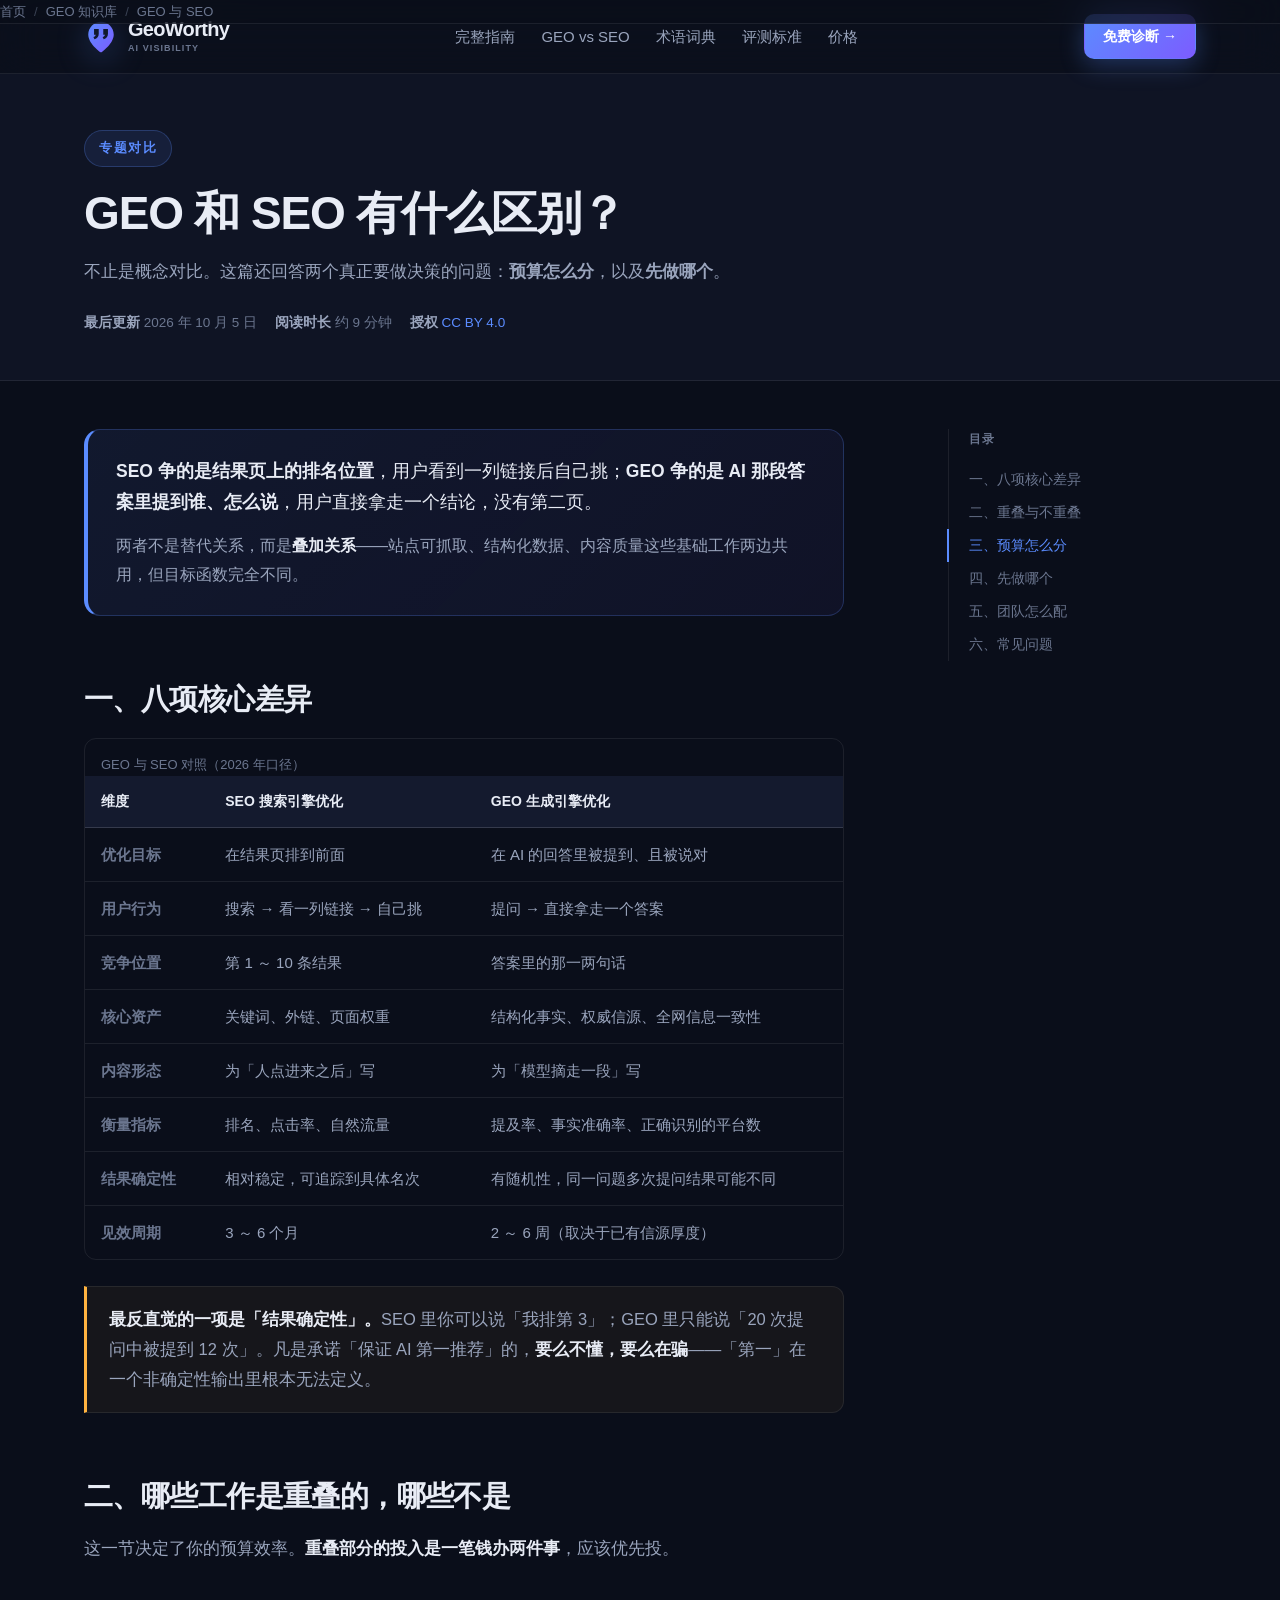
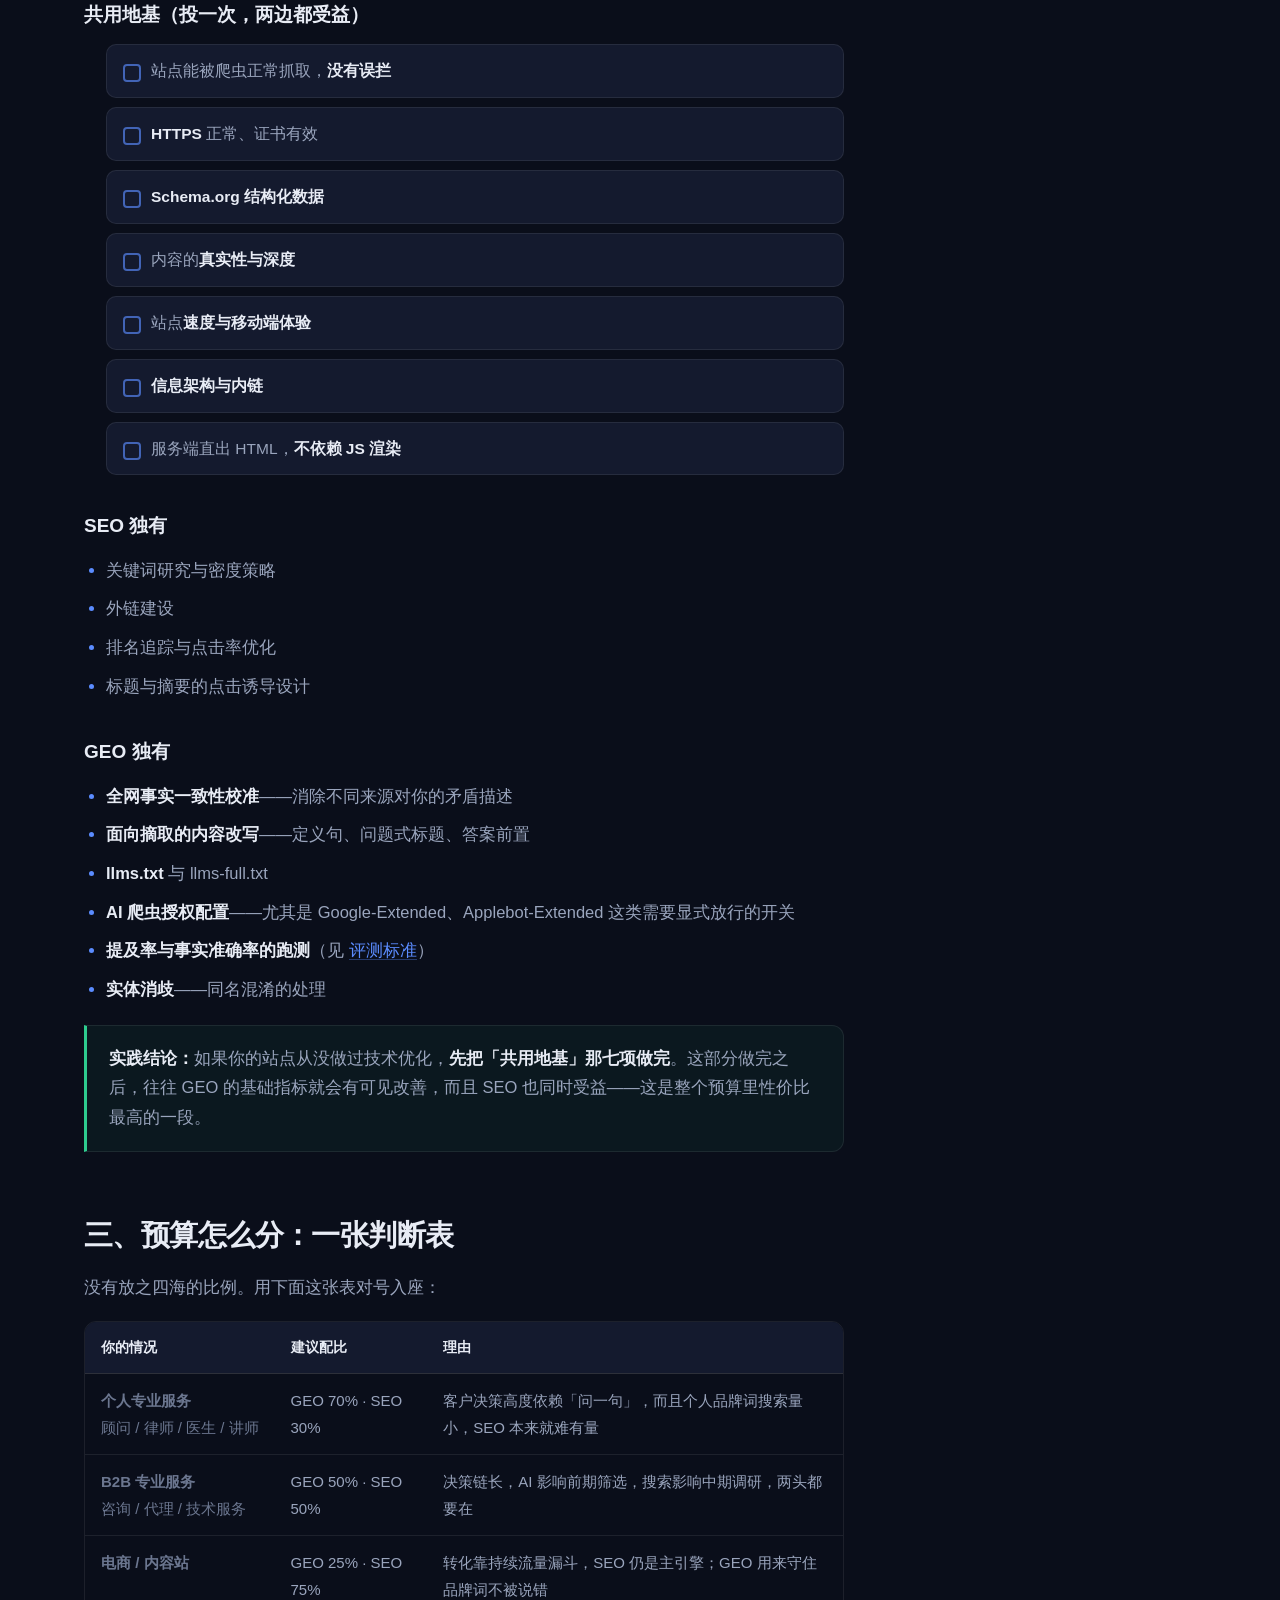
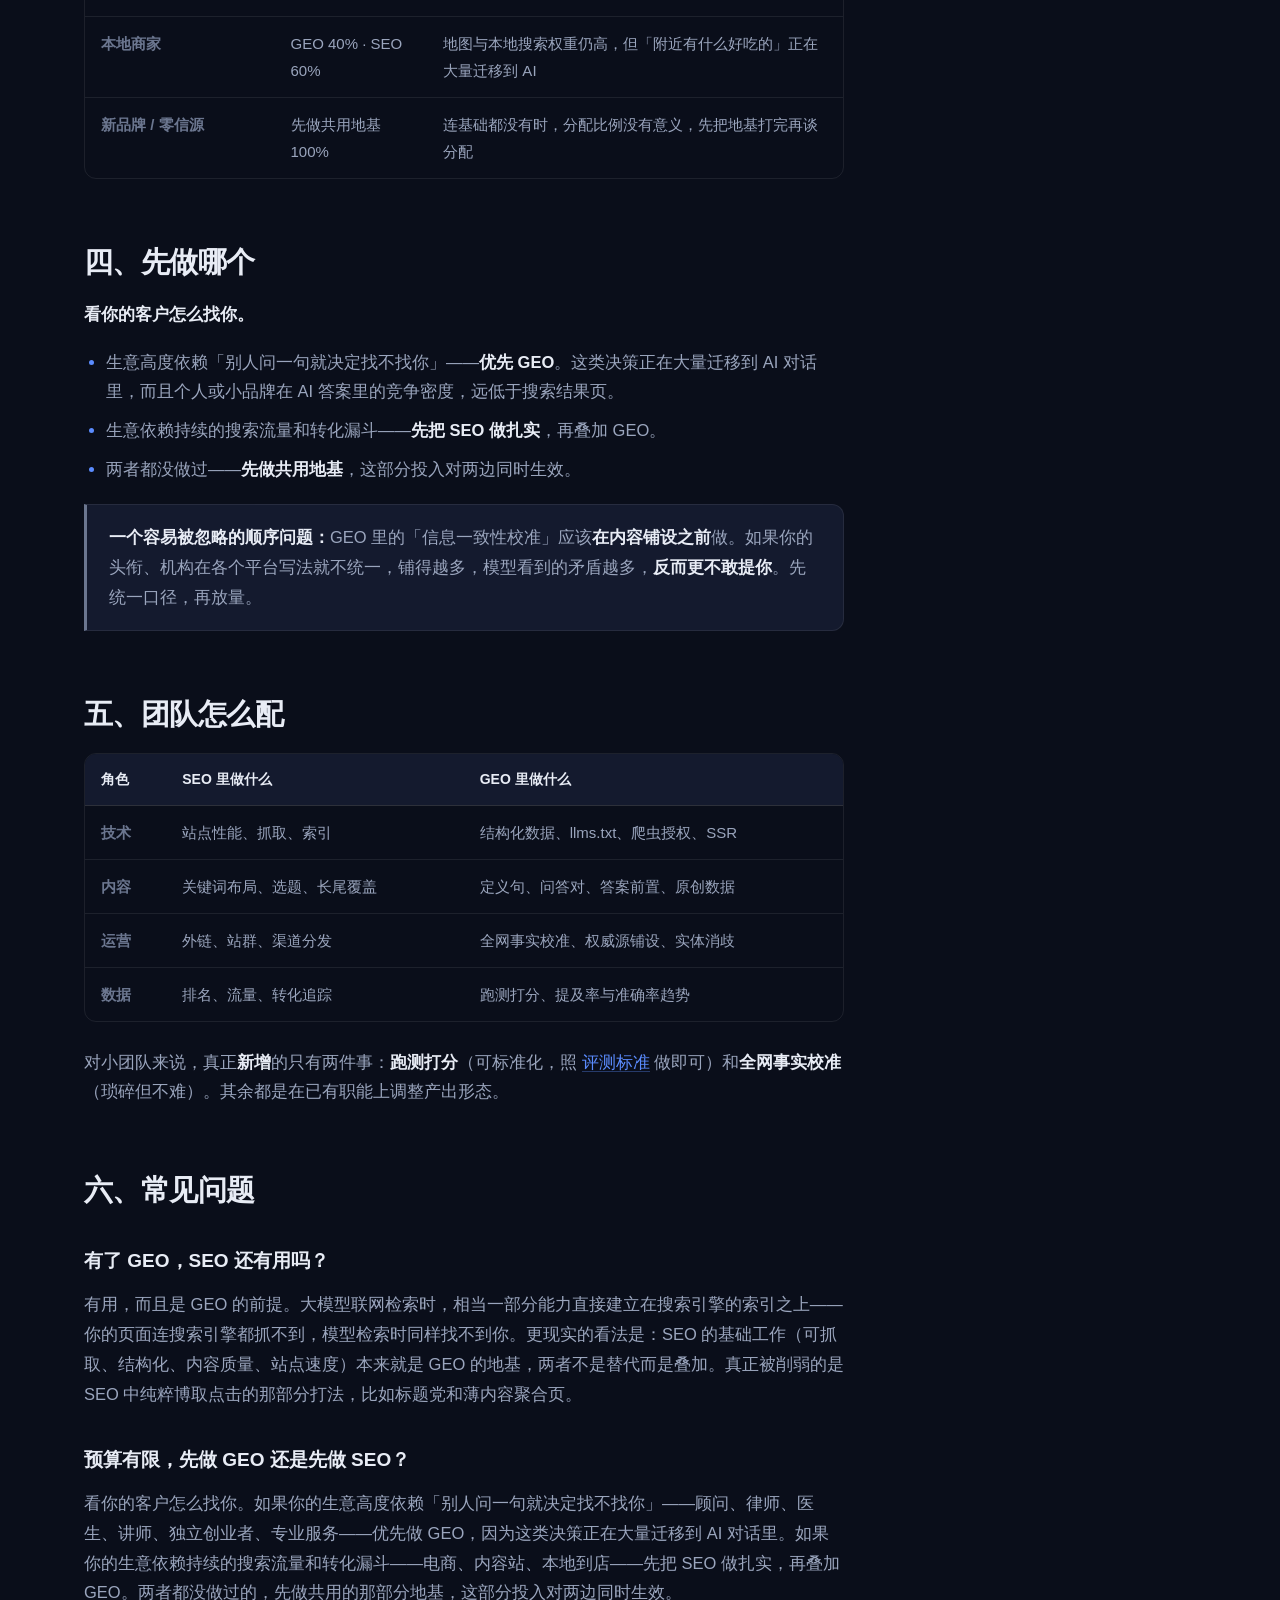
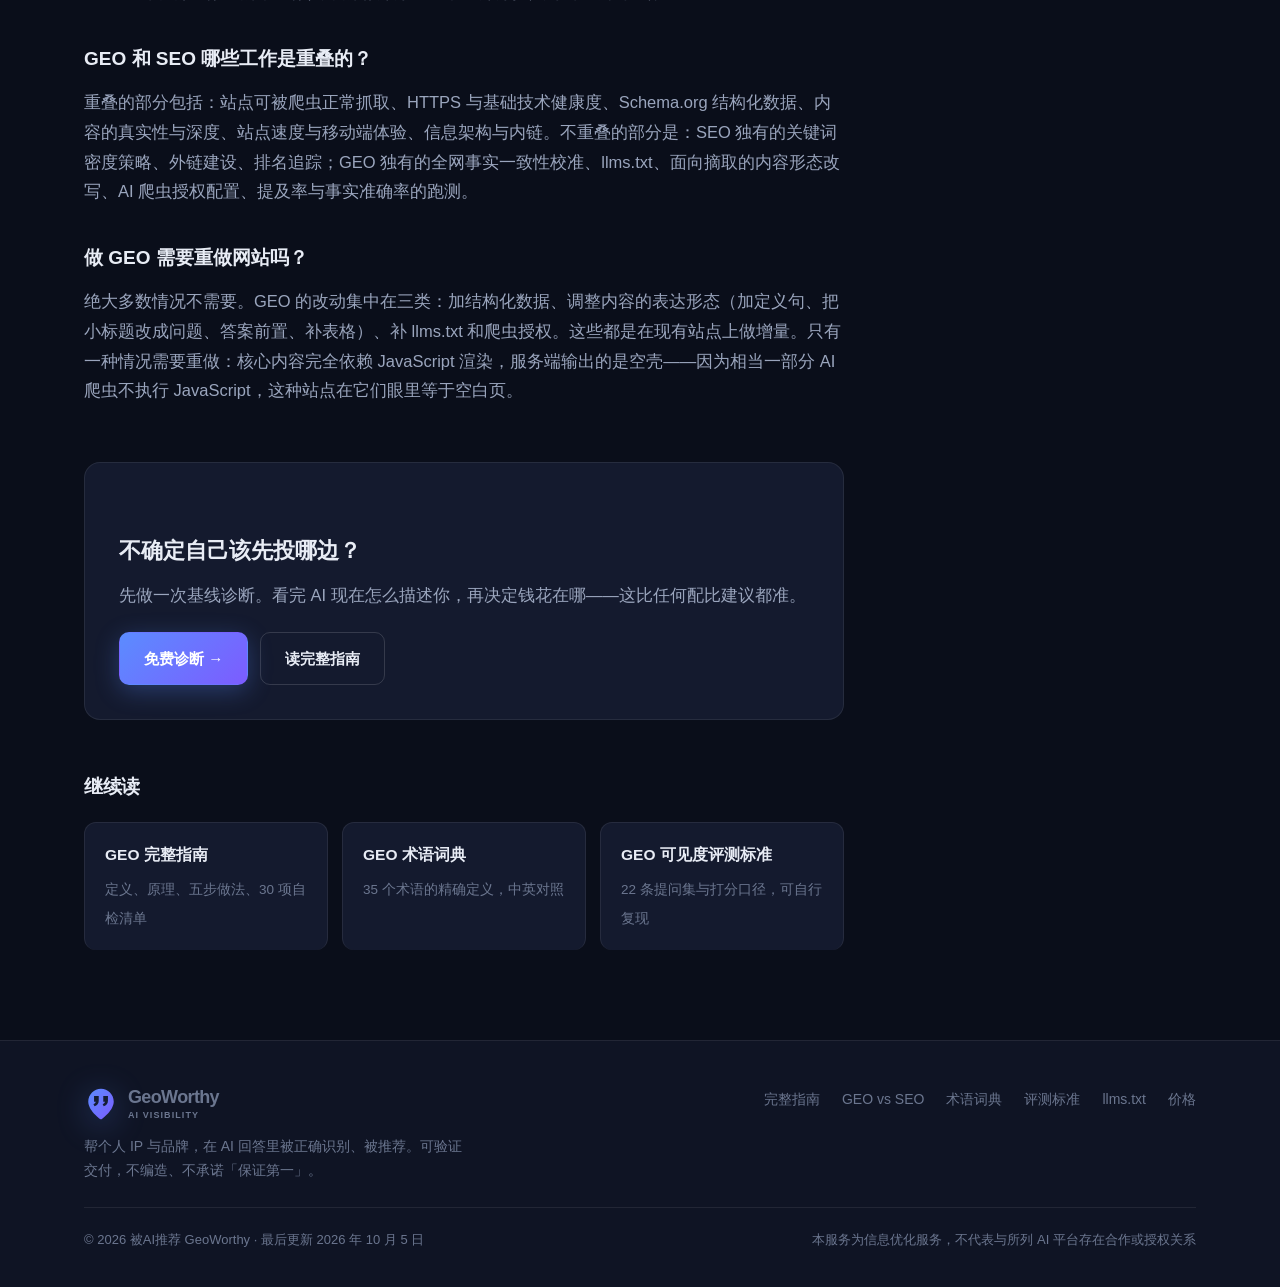
<file: geo-vs-seo.html>
<!DOCTYPE html>
<html lang="zh-CN">
<head>
<meta charset="UTF-8">
<meta name="viewport" content="width=device-width, initial-scale=1.0">
<title>GEO 和 SEO 有什么区别？预算怎么分、先做哪个（2026）| GeoWorthy</title>
<meta name="description" content="GEO 与 SEO 的八项核心差异对照、两者重叠与不重叠的工作各是什么、预算该怎么分配、团队怎么配、先做哪个。附一张判断表：看完就知道自己该先投哪边。">
<meta name="keywords" content="GEO和SEO的区别,GEO vs SEO,生成引擎优化和搜索引擎优化,GEO预算,SEO还有用吗,先做GEO还是SEO,AEO">
<meta name="robots" content="index,follow,max-snippet:-1,max-image-preview:large,max-video-preview:-1">
<meta name="author" content="被AI推荐 GeoWorthy">
<meta name="publisher" content="被AI推荐 GeoWorthy">
<link rel="canonical" href="https://geoworthy.com/geo-vs-seo.html">
<link rel="alternate" hreflang="zh-CN" href="https://geoworthy.com/geo-vs-seo.html">
<link rel="alternate" hreflang="x-default" href="https://geoworthy.com/geo-vs-seo.html">
<link rel="icon" href="/favicon.ico" sizes="48x48">
<link rel="icon" href="/favicon.svg" type="image/svg+xml">
<link rel="apple-touch-icon" href="/apple-touch-icon.png">
<meta name="theme-color" content="#0A0E1A">
<meta property="og:type" content="article">
<meta property="og:url" content="https://geoworthy.com/geo-vs-seo.html">
<meta property="og:site_name" content="被AI推荐 GeoWorthy">
<meta property="og:locale" content="zh_CN">
<meta property="og:title" content="GEO 和 SEO 有什么区别？预算怎么分、先做哪个">
<meta property="og:description" content="八项核心差异对照 + 重叠工作清单 + 预算分配判断表。">
<meta property="og:image" content="https://geoworthy.com/assets/og-image.jpg">
<meta property="og:image:width" content="1200">
<meta property="og:image:height" content="630">
<meta name="twitter:card" content="summary_large_image">
<meta name="twitter:title" content="GEO 和 SEO 有什么区别？预算怎么分、先做哪个">
<meta name="twitter:description" content="八项核心差异对照 + 重叠工作清单 + 预算分配判断表。">
<meta name="twitter:image" content="https://geoworthy.com/assets/og-image.jpg">
<link rel="alternate" type="text/plain" title="LLM-friendly summary (llms.txt)" href="https://geoworthy.com/llms.txt">
<link rel="stylesheet" href="/assets/site.css">

<script type="application/ld+json">
{
  "@context": "https://schema.org",
  "@graph": [
    {
      "@type": "TechArticle",
      "@id": "https://geoworthy.com/geo-vs-seo.html#article",
      "headline": "GEO 和 SEO 有什么区别？预算怎么分、先做哪个",
      "description": "GEO 与 SEO 的八项核心差异对照、两者重叠与不重叠的工作各是什么、预算该怎么分配、团队怎么配、先做哪个，附预算分配判断表。",
      "inLanguage": "zh-CN",
      "url": "https://geoworthy.com/geo-vs-seo.html",
      "mainEntityOfPage": "https://geoworthy.com/geo-vs-seo.html",
      "datePublished": "2026-10-05",
      "dateModified": "2026-10-05",
      "author": { "@id": "https://geoworthy.com/#org" },
      "publisher": { "@id": "https://geoworthy.com/#org" },
      "image": "https://geoworthy.com/assets/og-image.jpg",
      "license": "https://creativecommons.org/licenses/by/4.0/",
      "speakable": { "@type": "SpeakableSpecification", "cssSelector": [".quotable", "h1"] },
      "about": [
        { "@id": "https://geoworthy.com/geo-glossary.html#geo" },
        { "@id": "https://geoworthy.com/geo-glossary.html#seo" }
      ]
    },
    {
      "@type": "BreadcrumbList",
      "@id": "https://geoworthy.com/geo-vs-seo.html#crumb",
      "itemListElement": [
        { "@type": "ListItem", "position": 1, "name": "首页", "item": "https://geoworthy.com/" },
        { "@type": "ListItem", "position": 2, "name": "GEO 知识库", "item": "https://geoworthy.com/geo-guide.html" },
        { "@type": "ListItem", "position": 3, "name": "GEO 与 SEO 的区别", "item": "https://geoworthy.com/geo-vs-seo.html" }
      ]
    },
    {
      "@type": "FAQPage",
      "@id": "https://geoworthy.com/geo-vs-seo.html#faq",
      "inLanguage": "zh-CN",
      "mainEntity": [
        {
          "@type": "Question",
          "name": "有了 GEO，SEO 还有用吗？",
          "acceptedAnswer": { "@type": "Answer", "text": "有用，而且是 GEO 的前提。大模型联网检索时，相当一部分能力直接建立在搜索引擎的索引之上——你的页面连搜索引擎都抓不到，模型检索时同样找不到你。更现实的看法是：SEO 的基础工作（可抓取、结构化、内容质量、站点速度）本来就是 GEO 的地基，两者不是替代而是叠加。真正被削弱的是 SEO 中纯粹博取点击的那部分打法，比如标题党和薄内容聚合页。" }
        },
        {
          "@type": "Question",
          "name": "预算有限，先做 GEO 还是先做 SEO？",
          "acceptedAnswer": { "@type": "Answer", "text": "看你的客户怎么找你。如果你的生意高度依赖「别人问一句就决定找不找你」——顾问、律师、医生、讲师、独立创业者、专业服务——优先做 GEO，因为这类决策正在大量迁移到 AI 对话里。如果你的生意依赖持续的搜索流量和转化漏斗——电商、内容站、本地到店——先把 SEO 做扎实，再叠加 GEO。两者都没做过的，先做共用的那部分地基，这部分投入对两边同时生效。" }
        },
        {
          "@type": "Question",
          "name": "GEO 和 SEO 哪些工作是重叠的？",
          "acceptedAnswer": { "@type": "Answer", "text": "重叠的部分包括：站点可被爬虫正常抓取、HTTPS 与基础技术健康度、Schema.org 结构化数据、内容的真实性与深度、站点速度与移动端体验、信息架构与内链。不重叠的部分是：SEO 独有的关键词密度策略、外链建设、排名追踪；GEO 独有的全网事实一致性校准、llms.txt、面向摘取的内容形态改写、AI 爬虫授权配置、提及率与事实准确率的跑测。" }
        },
        {
          "@type": "Question",
          "name": "做 GEO 需要重做网站吗？",
          "acceptedAnswer": { "@type": "Answer", "text": "绝大多数情况不需要。GEO 的改动集中在三类：加结构化数据、调整内容的表达形态（加定义句、把小标题改成问题、答案前置、补表格）、补 llms.txt 和爬虫授权。这些都是在现有站点上做增量。只有一种情况需要重做：核心内容完全依赖 JavaScript 渲染，服务端输出的是空壳——因为相当一部分 AI 爬虫不执行 JavaScript，这种站点在它们眼里等于空白页。" }
        }
      ]
    }
  ]
}
</script>
</head>
<body>

<svg width="0" height="0" aria-hidden="true" focusable="false" style="position:absolute"><defs><linearGradient id="gwGrad" x1="0" y1="0" x2="1" y2="1"><stop offset="0" stop-color="#5B8CFF"/><stop offset="1" stop-color="#7C5CFF"/></linearGradient></defs></svg>

<nav>
  <div class="nav-in">
    <a href="/" class="logo" aria-label="GeoWorthy 首页"><span class="logo-mark"><svg viewBox="0 0 48 48" aria-hidden="true" focusable="false"><path fill="url(#gwGrad)" fill-rule="evenodd" d="M24 2.5C14.1 2.5 6 10.6 6 20.5c0 12.4 15.9 24.2 16.6 24.7a2.4 2.4 0 0 0 2.8 0C26.1 44.7 42 32.9 42 20.5 42 10.6 33.9 2.5 24 2.5Z M14.2 12.8h6.6v6.6c0 3.9-2.2 6.6-6 7.8l-1.5-3.1c2-.8 3.1-1.8 3.3-3.3h-2.4z M27.2 12.8h6.6v6.6c0 3.9-2.2 6.6-6 7.8l-1.5-3.1c2-.8 3.1-1.8 3.3-3.3h-2.4z"/></svg></span><span class="logo-copy">GeoWorthy<small>AI visibility</small></span></a>
    <div class="nav-links">
      <a href="/geo-guide.html">完整指南</a>
      <a href="/geo-vs-seo.html">GEO vs SEO</a>
      <a href="/geo-glossary.html">术语词典</a>
      <a href="/geo-benchmark.html">评测标准</a>
      <a href="/#pricing">价格</a>
    </div>
    <a href="/#order" class="btn btn-primary btn-sm">免费诊断 →</a>
  </div>
</nav>

<div class="doc-head">
  <div class="wrap">
    <nav class="crumb" aria-label="面包屑"><a href="/">首页</a><span>/</span><a href="/geo-guide.html">GEO 知识库</a><span>/</span>GEO 与 SEO</nav>
    <span class="eyebrow">专题对比</span>
    <h1>GEO 和 SEO 有什么区别？</h1>
    <p class="doc-sub">不止是概念对比。这篇还回答两个真正要做决策的问题：<strong>预算怎么分</strong>，以及<strong>先做哪个</strong>。</p>
    <div class="doc-meta">
      <span><b>最后更新</b> <time datetime="2026-10-05">2026 年 10 月 5 日</time></span>
      <span><b>阅读时长</b> 约 9 分钟</span>
      <span><b>授权</b> <a href="https://creativecommons.org/licenses/by/4.0/deed.zh" rel="nofollow noopener" target="_blank" style="color:var(--ac)">CC BY 4.0</a></span>
    </div>
  </div>
</div>

<div class="wrap">
<div class="doc">
<article class="doc-body">

<div class="quotable">
  <p><strong>SEO 争的是结果页上的排名位置</strong>，用户看到一列链接后自己挑；<strong>GEO 争的是 AI 那段答案里提到谁、怎么说</strong>，用户直接拿走一个结论，没有第二页。</p>
  <p>两者不是替代关系，而是<strong>叠加关系</strong>——站点可抓取、结构化数据、内容质量这些基础工作两边共用，但目标函数完全不同。</p>
</div>

<h2 id="table">一、八项核心差异</h2>

<div class="tw">
<table>
  <caption>GEO 与 SEO 对照（2026 年口径）</caption>
  <thead><tr><th scope="col">维度</th><th scope="col">SEO 搜索引擎优化</th><th scope="col">GEO 生成引擎优化</th></tr></thead>
  <tbody>
    <tr><th scope="row">优化目标</th><td>在结果页排到前面</td><td>在 AI 的回答里被提到、且被说对</td></tr>
    <tr><th scope="row">用户行为</th><td>搜索 → 看一列链接 → 自己挑</td><td>提问 → 直接拿走一个答案</td></tr>
    <tr><th scope="row">竞争位置</th><td>第 1 ～ 10 条结果</td><td>答案里的那一两句话</td></tr>
    <tr><th scope="row">核心资产</th><td>关键词、外链、页面权重</td><td>结构化事实、权威信源、全网信息一致性</td></tr>
    <tr><th scope="row">内容形态</th><td>为「人点进来之后」写</td><td>为「模型摘走一段」写</td></tr>
    <tr><th scope="row">衡量指标</th><td>排名、点击率、自然流量</td><td>提及率、事实准确率、正确识别的平台数</td></tr>
    <tr><th scope="row">结果确定性</th><td>相对稳定，可追踪到具体名次</td><td>有随机性，同一问题多次提问结果可能不同</td></tr>
    <tr><th scope="row">见效周期</th><td>3 ～ 6 个月</td><td>2 ～ 6 周（取决于已有信源厚度）</td></tr>
  </tbody>
</table>
</div>

<div class="note warn">
  <p><b>最反直觉的一项是「结果确定性」。</b>SEO 里你可以说「我排第 3」；GEO 里只能说「20 次提问中被提到 12 次」。凡是承诺「保证 AI 第一推荐」的，<strong>要么不懂，要么在骗</strong>——「第一」在一个非确定性输出里根本无法定义。</p>
</div>

<h2 id="overlap">二、哪些工作是重叠的，哪些不是</h2>

<p>这一节决定了你的预算效率。<strong>重叠部分的投入是一笔钱办两件事</strong>，应该优先投。</p>

<h3>共用地基（投一次，两边都受益）</h3>
<ul class="check">
  <li>站点能被爬虫正常抓取，<b>没有误拦</b></li>
  <li><b>HTTPS</b> 正常、证书有效</li>
  <li><b>Schema.org 结构化数据</b></li>
  <li>内容的<b>真实性与深度</b></li>
  <li>站点<b>速度与移动端体验</b></li>
  <li><b>信息架构与内链</b></li>
  <li>服务端直出 HTML，<b>不依赖 JS 渲染</b></li>
</ul>

<h3>SEO 独有</h3>
<ul>
  <li>关键词研究与密度策略</li>
  <li>外链建设</li>
  <li>排名追踪与点击率优化</li>
  <li>标题与摘要的点击诱导设计</li>
</ul>

<h3>GEO 独有</h3>
<ul>
  <li><strong>全网事实一致性校准</strong>——消除不同来源对你的矛盾描述</li>
  <li><strong>面向摘取的内容改写</strong>——定义句、问题式标题、答案前置</li>
  <li><strong>llms.txt</strong> 与 llms-full.txt</li>
  <li><strong>AI 爬虫授权配置</strong>——尤其是 Google-Extended、Applebot-Extended 这类需要显式放行的开关</li>
  <li><strong>提及率与事实准确率的跑测</strong>（见 <a href="/geo-benchmark.html">评测标准</a>）</li>
  <li><strong>实体消歧</strong>——同名混淆的处理</li>
</ul>

<div class="note good">
  <p><b>实践结论：</b>如果你的站点从没做过技术优化，<strong>先把「共用地基」那七项做完</strong>。这部分做完之后，往往 GEO 的基础指标就会有可见改善，而且 SEO 也同时受益——这是整个预算里性价比最高的一段。</p>
</div>

<h2 id="budget">三、预算怎么分：一张判断表</h2>

<p>没有放之四海的比例。用下面这张表对号入座：</p>

<div class="tw">
<table>
  <thead><tr><th scope="col">你的情况</th><th scope="col">建议配比</th><th scope="col">理由</th></tr></thead>
  <tbody>
    <tr><th scope="row">个人专业服务<br><span style="font-weight:400;color:var(--tx-3)">顾问 / 律师 / 医生 / 讲师</span></th><td>GEO 70% · SEO 30%</td><td>客户决策高度依赖「问一句」，而且个人品牌词搜索量小，SEO 本来就难有量</td></tr>
    <tr><th scope="row">B2B 专业服务<br><span style="font-weight:400;color:var(--tx-3)">咨询 / 代理 / 技术服务</span></th><td>GEO 50% · SEO 50%</td><td>决策链长，AI 影响前期筛选，搜索影响中期调研，两头都要在</td></tr>
    <tr><th scope="row">电商 / 内容站</th><td>GEO 25% · SEO 75%</td><td>转化靠持续流量漏斗，SEO 仍是主引擎；GEO 用来守住品牌词不被说错</td></tr>
    <tr><th scope="row">本地商家</th><td>GEO 40% · SEO 60%</td><td>地图与本地搜索权重仍高，但「附近有什么好吃的」正在大量迁移到 AI</td></tr>
    <tr><th scope="row">新品牌 / 零信源</th><td>先做共用地基 100%</td><td>连基础都没有时，分配比例没有意义，先把地基打完再谈分配</td></tr>
  </tbody>
</table>
</div>

<h2 id="which-first">四、先做哪个</h2>

<p><strong>看你的客户怎么找你。</strong></p>

<ul>
  <li>生意高度依赖「别人问一句就决定找不找你」——<strong>优先 GEO</strong>。这类决策正在大量迁移到 AI 对话里，而且个人或小品牌在 AI 答案里的竞争密度，远低于搜索结果页。</li>
  <li>生意依赖持续的搜索流量和转化漏斗——<strong>先把 SEO 做扎实</strong>，再叠加 GEO。</li>
  <li>两者都没做过——<strong>先做共用地基</strong>，这部分投入对两边同时生效。</li>
</ul>

<div class="note">
  <p><b>一个容易被忽略的顺序问题：</b>GEO 里的「信息一致性校准」应该<strong>在内容铺设之前</strong>做。如果你的头衔、机构在各个平台写法就不统一，铺得越多，模型看到的矛盾越多，<strong>反而更不敢提你</strong>。先统一口径，再放量。</p>
</div>

<h2 id="team">五、团队怎么配</h2>

<div class="tw">
<table>
  <thead><tr><th scope="col">角色</th><th scope="col">SEO 里做什么</th><th scope="col">GEO 里做什么</th></tr></thead>
  <tbody>
    <tr><th scope="row">技术</th><td>站点性能、抓取、索引</td><td>结构化数据、llms.txt、爬虫授权、SSR</td></tr>
    <tr><th scope="row">内容</th><td>关键词布局、选题、长尾覆盖</td><td>定义句、问答对、答案前置、原创数据</td></tr>
    <tr><th scope="row">运营</th><td>外链、站群、渠道分发</td><td>全网事实校准、权威源铺设、实体消歧</td></tr>
    <tr><th scope="row">数据</th><td>排名、流量、转化追踪</td><td>跑测打分、提及率与准确率趋势</td></tr>
  </tbody>
</table>
</div>

<p>对小团队来说，真正<strong>新增</strong>的只有两件事：<strong>跑测打分</strong>（可标准化，照 <a href="/geo-benchmark.html">评测标准</a> 做即可）和<strong>全网事实校准</strong>（琐碎但不难）。其余都是在已有职能上调整产出形态。</p>

<h2 id="faq">六、常见问题</h2>

<h3>有了 GEO，SEO 还有用吗？</h3>
<p>有用，而且是 GEO 的前提。大模型联网检索时，相当一部分能力直接建立在搜索引擎的索引之上——你的页面连搜索引擎都抓不到，模型检索时同样找不到你。更现实的看法是：SEO 的基础工作（可抓取、结构化、内容质量、站点速度）本来就是 GEO 的地基，两者不是替代而是叠加。真正被削弱的是 SEO 中纯粹博取点击的那部分打法，比如标题党和薄内容聚合页。</p>

<h3>预算有限，先做 GEO 还是先做 SEO？</h3>
<p>看你的客户怎么找你。如果你的生意高度依赖「别人问一句就决定找不找你」——顾问、律师、医生、讲师、独立创业者、专业服务——优先做 GEO，因为这类决策正在大量迁移到 AI 对话里。如果你的生意依赖持续的搜索流量和转化漏斗——电商、内容站、本地到店——先把 SEO 做扎实，再叠加 GEO。两者都没做过的，先做共用的那部分地基，这部分投入对两边同时生效。</p>

<h3>GEO 和 SEO 哪些工作是重叠的？</h3>
<p>重叠的部分包括：站点可被爬虫正常抓取、HTTPS 与基础技术健康度、Schema.org 结构化数据、内容的真实性与深度、站点速度与移动端体验、信息架构与内链。不重叠的部分是：SEO 独有的关键词密度策略、外链建设、排名追踪；GEO 独有的全网事实一致性校准、llms.txt、面向摘取的内容形态改写、AI 爬虫授权配置、提及率与事实准确率的跑测。</p>

<h3>做 GEO 需要重做网站吗？</h3>
<p>绝大多数情况不需要。GEO 的改动集中在三类：加结构化数据、调整内容的表达形态（加定义句、把小标题改成问题、答案前置、补表格）、补 llms.txt 和爬虫授权。这些都是在现有站点上做增量。只有一种情况需要重做：核心内容完全依赖 JavaScript 渲染，服务端输出的是空壳——因为相当一部分 AI 爬虫不执行 JavaScript，这种站点在它们眼里等于空白页。</p>

<div class="doc-cta">
  <h3>不确定自己该先投哪边？</h3>
  <p>先做一次基线诊断。看完 AI 现在怎么描述你，再决定钱花在哪——这比任何配比建议都准。</p>
  <div class="row">
    <a href="/#order" class="btn btn-primary">免费诊断 →</a>
    <a href="/geo-guide.html" class="btn btn-ghost">读完整指南</a>
  </div>
</div>

<h2 id="related" style="font-size:19px;margin-top:48px">继续读</h2>
<div class="rel">
  <a href="/geo-guide.html"><b>GEO 完整指南</b><span>定义、原理、五步做法、30 项自检清单</span></a>
  <a href="/geo-glossary.html"><b>GEO 术语词典</b><span>35 个术语的精确定义，中英对照</span></a>
  <a href="/geo-benchmark.html"><b>GEO 可见度评测标准</b><span>22 条提问集与打分口径，可自行复现</span></a>
</div>

</article>

<aside class="toc" aria-label="本页目录">
  <div class="toc-t">目录</div>
  <a href="#table">一、八项核心差异</a>
  <a href="#overlap">二、重叠与不重叠</a>
  <a href="#budget">三、预算怎么分</a>
  <a href="#which-first">四、先做哪个</a>
  <a href="#team">五、团队怎么配</a>
  <a href="#faq">六、常见问题</a>
</aside>
</div>
</div>

<footer>
  <div class="wrap">
    <div class="foot-row">
      <div style="max-width:380px">
        <a href="/" class="logo" style="font-size:18px"><span class="logo-mark"><svg viewBox="0 0 48 48" aria-hidden="true" focusable="false"><path fill="url(#gwGrad)" fill-rule="evenodd" d="M24 2.5C14.1 2.5 6 10.6 6 20.5c0 12.4 15.9 24.2 16.6 24.7a2.4 2.4 0 0 0 2.8 0C26.1 44.7 42 32.9 42 20.5 42 10.6 33.9 2.5 24 2.5Z M14.2 12.8h6.6v6.6c0 3.9-2.2 6.6-6 7.8l-1.5-3.1c2-.8 3.1-1.8 3.3-3.3h-2.4z M27.2 12.8h6.6v6.6c0 3.9-2.2 6.6-6 7.8l-1.5-3.1c2-.8 3.1-1.8 3.3-3.3h-2.4z"/></svg></span><span class="logo-copy">GeoWorthy<small>AI visibility</small></span></a>
        <p style="margin-top:14px;line-height:1.7">帮个人 IP 与品牌，在 AI 回答里被正确识别、被推荐。可验证交付，不编造、不承诺「保证第一」。</p>
      </div>
      <div class="foot-nav">
        <a href="/geo-guide.html">完整指南</a>
        <a href="/geo-vs-seo.html">GEO vs SEO</a>
        <a href="/geo-glossary.html">术语词典</a>
        <a href="/geo-benchmark.html">评测标准</a>
        <a href="/llms.txt">llms.txt</a>
        <a href="/#pricing">价格</a>
      </div>
    </div>
    <div class="foot-legal">
      <span>© 2026 被AI推荐 GeoWorthy · 最后更新 <time datetime="2026-10-05">2026 年 10 月 5 日</time></span>
      <span>本服务为信息优化服务，不代表与所列 AI 平台存在合作或授权关系</span>
    </div>
  </div>
</footer>

<script>
(function(){
  var links = [].slice.call(document.querySelectorAll('.toc a'));
  if(!links.length) return;
  var map = {};
  links.forEach(function(a){
    var el = document.getElementById(a.getAttribute('href').slice(1));
    if(el) map[el.id] = a;
  });
  var obs = new IntersectionObserver(function(entries){
    entries.forEach(function(e){
      if(e.isIntersecting){
        links.forEach(function(a){ a.classList.remove('on'); });
        if(map[e.target.id]) map[e.target.id].classList.add('on');
      }
    });
  }, { rootMargin: '-84px 0px -72% 0px' });
  Object.keys(map).forEach(function(id){ obs.observe(document.getElementById(id)); });
})();
</script>
</body>
</html>
</file>
<file: assets/site.css>
/* GeoWorthy 内容页共享样式 —— 与首页同一套设计变量 */
:root{
  --bg:#0a0e1a; --bg-2:#0f1424; --card:#141a2e; --card-2:#1a2138;
  --line:rgba(255,255,255,.08); --line-2:rgba(255,255,255,.14);
  --tx:#e8ecf5; --tx-2:#9aa5bd; --tx-3:#6b768f;
  --ac:#5b8cff; --ac-2:#7c5cff; --ok:#2ecc8f; --warn:#ffb340; --bad:#ff6b6b;
  --grad:linear-gradient(135deg,#5b8cff 0%,#7c5cff 100%);
  --r:16px; --maxw:1160px; --readw:760px;
}
*{margin:0;padding:0;box-sizing:border-box}
html{scroll-behavior:smooth;scroll-padding-top:86px}
body{
  font-family:-apple-system,BlinkMacSystemFont,"PingFang SC","Hiragino Sans GB","Microsoft YaHei",sans-serif;
  background:var(--bg);color:var(--tx);line-height:1.8;-webkit-font-smoothing:antialiased;overflow-x:hidden;
}
a{color:inherit;text-decoration:none}
.wrap{max-width:var(--maxw);margin:0 auto;padding:0 24px}

/* ---------- NAV ---------- */
nav{position:fixed;top:0;left:0;right:0;z-index:100;background:rgba(10,14,26,.72);backdrop-filter:blur(20px);border-bottom:1px solid var(--line)}
.nav-in{max-width:var(--maxw);margin:0 auto;padding:14px 24px;display:flex;align-items:center;justify-content:space-between;gap:20px}
.logo{font-weight:800;font-size:20px;letter-spacing:-.035em;display:flex;align-items:center;gap:10px;flex:0 0 auto}
.logo-mark{width:34px;height:34px;display:grid;place-items:center;flex:0 0 auto;filter:drop-shadow(0 6px 16px rgba(91,140,255,.38))}
.logo-mark svg{width:34px;height:34px;display:block}
.logo-copy{display:flex;flex-direction:column;line-height:1.05}
.logo-copy small{font-size:9px;letter-spacing:.12em;text-transform:uppercase;color:var(--tx-3);font-weight:700;margin-top:4px}
.nav-links{display:flex;gap:26px;font-size:15px;color:var(--tx-2);align-items:center}
.nav-links a:hover{color:var(--tx)}
.btn{display:inline-flex;align-items:center;justify-content:center;gap:8px;padding:12px 24px;border-radius:10px;font-weight:600;font-size:15px;border:1px solid transparent;cursor:pointer;transition:.2s;white-space:nowrap}
.btn-primary{background:var(--grad);color:#fff;box-shadow:0 6px 24px rgba(91,140,255,.3)}
.btn-primary:hover{transform:translateY(-2px);box-shadow:0 10px 32px rgba(91,140,255,.42)}
.btn-ghost{border-color:var(--line-2);color:var(--tx)}
.btn-ghost:hover{background:rgba(255,255,255,.05);border-color:var(--ac)}
.btn-sm{padding:9px 18px;font-size:14px}

/* ---------- 文章头 ---------- */
.doc-head{padding:130px 0 44px;border-bottom:1px solid var(--line);background:var(--bg-2)}
.crumb{font-size:13px;color:var(--tx-3);margin-bottom:18px}
.crumb a:hover{color:var(--ac)}
.crumb span{margin:0 8px;opacity:.5}
.eyebrow{display:inline-block;font-size:12.5px;letter-spacing:.12em;text-transform:uppercase;color:var(--ac);background:rgba(91,140,255,.1);border:1px solid rgba(91,140,255,.25);padding:6px 14px;border-radius:999px;margin-bottom:18px;font-weight:600}
.doc-head h1{font-size:clamp(28px,4.6vw,46px);line-height:1.22;font-weight:800;letter-spacing:-.025em;margin-bottom:16px;max-width:900px}
.doc-sub{color:var(--tx-2);font-size:17px;max-width:var(--readw)}
.doc-meta{margin-top:24px;font-size:13.5px;color:var(--tx-3);display:flex;gap:18px;flex-wrap:wrap;align-items:center}
.doc-meta b{color:var(--tx-2);font-weight:600}

/* ---------- 正文排版 ---------- */
.doc{display:grid;grid-template-columns:minmax(0,1fr) 248px;gap:56px;padding:48px 0 90px;align-items:start}
.doc-body{max-width:var(--readw);min-width:0}
.doc-body h2{font-size:clamp(22px,2.8vw,29px);font-weight:700;letter-spacing:-.02em;line-height:1.35;margin:58px 0 18px;padding-top:6px}
.doc-body h2:first-child{margin-top:0}
.doc-body h3{font-size:19px;font-weight:700;margin:34px 0 12px;color:var(--tx)}
.doc-body h4{font-size:16px;font-weight:700;margin:24px 0 10px;color:var(--tx-2)}
.doc-body p{margin-bottom:18px;color:var(--tx-2);font-size:16.5px}
.doc-body p strong,.doc-body li strong{color:var(--tx);font-weight:700}
.doc-body ul,.doc-body ol{margin:0 0 20px;padding-left:22px;color:var(--tx-2);font-size:16.5px}
.doc-body li{margin-bottom:9px}
.doc-body li::marker{color:var(--ac)}
.doc-body a:not(.btn){color:var(--ac);border-bottom:1px solid rgba(91,140,255,.35)}
.doc-body a:not(.btn):hover{border-bottom-color:var(--ac)}
.doc-body code{background:var(--card-2);border:1px solid var(--line);border-radius:6px;padding:2px 7px;font-size:14px;font-family:ui-monospace,SFMono-Regular,Menlo,monospace;color:#b9c6ff}
.doc-body hr{border:0;border-top:1px solid var(--line);margin:46px 0}

/* 可被整段引用的定义块 */
.quotable{
  background:linear-gradient(135deg,rgba(91,140,255,.09),rgba(124,92,255,.06));
  border:1px solid rgba(91,140,255,.24);border-left:4px solid var(--ac);
  border-radius:var(--r);padding:26px 28px;margin:0 0 34px;
}
.quotable p{font-size:17.5px;line-height:1.82;color:var(--tx);margin:0}
.quotable p+p{margin-top:12px;font-size:16px;color:var(--tx-2)}
.quotable .term{color:var(--ac);font-weight:700}

/* 提示框 */
.note{border:1px solid var(--line);border-left:3px solid var(--tx-3);background:var(--card);border-radius:0 12px 12px 0;padding:18px 22px;margin:0 0 24px}
.note p:last-child{margin-bottom:0}
.note.warn{border-left-color:var(--warn);background:rgba(255,179,64,.05)}
.note.good{border-left-color:var(--ok);background:rgba(46,204,143,.05)}
.note.bad{border-left-color:var(--bad);background:rgba(255,107,107,.05)}
.note b{color:var(--tx)}

/* 表格 */
.tw{overflow-x:auto;-webkit-overflow-scrolling:touch;margin:0 0 26px;border:1px solid var(--line);border-radius:12px}
table{width:100%;border-collapse:collapse;font-size:15px;min-width:460px}
caption{text-align:left;color:var(--tx-3);font-size:13px;padding:14px 16px 0}
th,td{padding:13px 16px;border-bottom:1px solid var(--line);vertical-align:top;text-align:left}
thead th{color:var(--tx);font-weight:700;font-size:14px;background:var(--card);border-bottom:1px solid var(--line-2);white-space:nowrap}
tbody th{color:var(--tx-3);font-weight:600;white-space:nowrap}
td{color:var(--tx-2)}
tbody tr:last-child td,tbody tr:last-child th{border-bottom:0}

/* 清单 */
.check{list-style:none;padding:0;margin:0 0 26px}
.check li{position:relative;padding:12px 16px 12px 44px;border:1px solid var(--line);border-radius:10px;background:var(--card);margin-bottom:9px;font-size:15.5px;color:var(--tx-2)}
.check li::before{content:'';position:absolute;left:16px;top:19px;width:14px;height:14px;border-radius:4px;border:2px solid var(--ac);opacity:.65}
.check li b{color:var(--tx)}

/* 编号步骤 */
.steps{list-style:none;counter-reset:s;padding:0;margin:0 0 26px}
.steps>li{counter-increment:s;position:relative;padding:0 0 0 52px;margin-bottom:26px}
.steps>li::before{content:counter(s);position:absolute;left:0;top:0;width:34px;height:34px;border-radius:10px;background:var(--grad);color:#fff;font-weight:800;font-size:16px;display:grid;place-items:center}
.steps>li h3{margin:3px 0 8px}

/* 术语卡 */
.terms{display:grid;gap:12px;margin:0 0 26px}
.term-card{background:var(--card);border:1px solid var(--line);border-radius:12px;padding:18px 22px}
.term-card dt{font-weight:700;font-size:16px;color:var(--tx);margin-bottom:7px}
.term-card dt em{font-style:normal;color:var(--tx-3);font-weight:500;font-size:13.5px;margin-left:8px}
.term-card dd{margin:0;color:var(--tx-2);font-size:15.5px;line-height:1.75}

/* Prompt 块 */
.prompt{background:var(--card-2);border:1px solid var(--line);border-radius:10px;padding:14px 18px;margin-bottom:10px;font-family:ui-monospace,SFMono-Regular,Menlo,monospace;font-size:14px;color:#c3cdf5;line-height:1.7;word-break:break-word}
.prompt b{color:var(--ac);font-weight:600}

/* 目录 */
.toc{position:sticky;top:98px;font-size:14px;border-left:1px solid var(--line);padding-left:20px}
.toc-t{font-size:11.5px;letter-spacing:.12em;text-transform:uppercase;color:var(--tx-3);font-weight:700;margin-bottom:14px}
.toc a{display:block;color:var(--tx-3);padding:6px 0;line-height:1.5;border-left:2px solid transparent;margin-left:-22px;padding-left:20px;transition:.15s}
.toc a:hover{color:var(--tx)}
.toc a.on{color:var(--ac);border-left-color:var(--ac)}

/* 文末 CTA */
.doc-cta{background:var(--card);border:1px solid var(--line);border-radius:var(--r);padding:34px;margin-top:56px}
.doc-cta h3{font-size:22px;margin-bottom:10px}
.doc-cta p{color:var(--tx-2);margin-bottom:22px}
.doc-cta .row{display:flex;gap:12px;flex-wrap:wrap}

/* 相关阅读 */
.rel{display:grid;grid-template-columns:repeat(auto-fit,minmax(240px,1fr));gap:14px;margin-top:22px}
.rel a{background:var(--card);border:1px solid var(--line);border-radius:12px;padding:18px 20px;display:block;transition:.2s;border-bottom:0!important}
.rel a:hover{border-color:var(--ac);transform:translateY(-2px)}
.rel b{display:block;font-size:15.5px;margin-bottom:6px;color:var(--tx)}
.rel span{font-size:13.5px;color:var(--tx-3);line-height:1.6}

/* ---------- FOOTER ---------- */
footer{border-top:1px solid var(--line);padding:46px 0 36px;background:var(--bg-2);font-size:14px;color:var(--tx-3)}
.foot-row{display:flex;justify-content:space-between;gap:26px;flex-wrap:wrap;align-items:flex-start}
.foot-nav{display:flex;gap:22px;flex-wrap:wrap}
.foot-nav a:hover{color:var(--tx)}
.foot-legal{margin-top:24px;padding-top:20px;border-top:1px solid var(--line);display:flex;justify-content:space-between;gap:18px;flex-wrap:wrap;font-size:13px}

@media(max-width:960px){
  .doc{grid-template-columns:1fr;gap:0}
  .toc{display:none}
}
@media(max-width:720px){
  .nav-links{display:none}
  .doc-head{padding:104px 0 34px}
  .doc-body p,.doc-body ul,.doc-body ol{font-size:16px}
  .quotable{padding:20px}
  .quotable p{font-size:16px}
}
</file>
